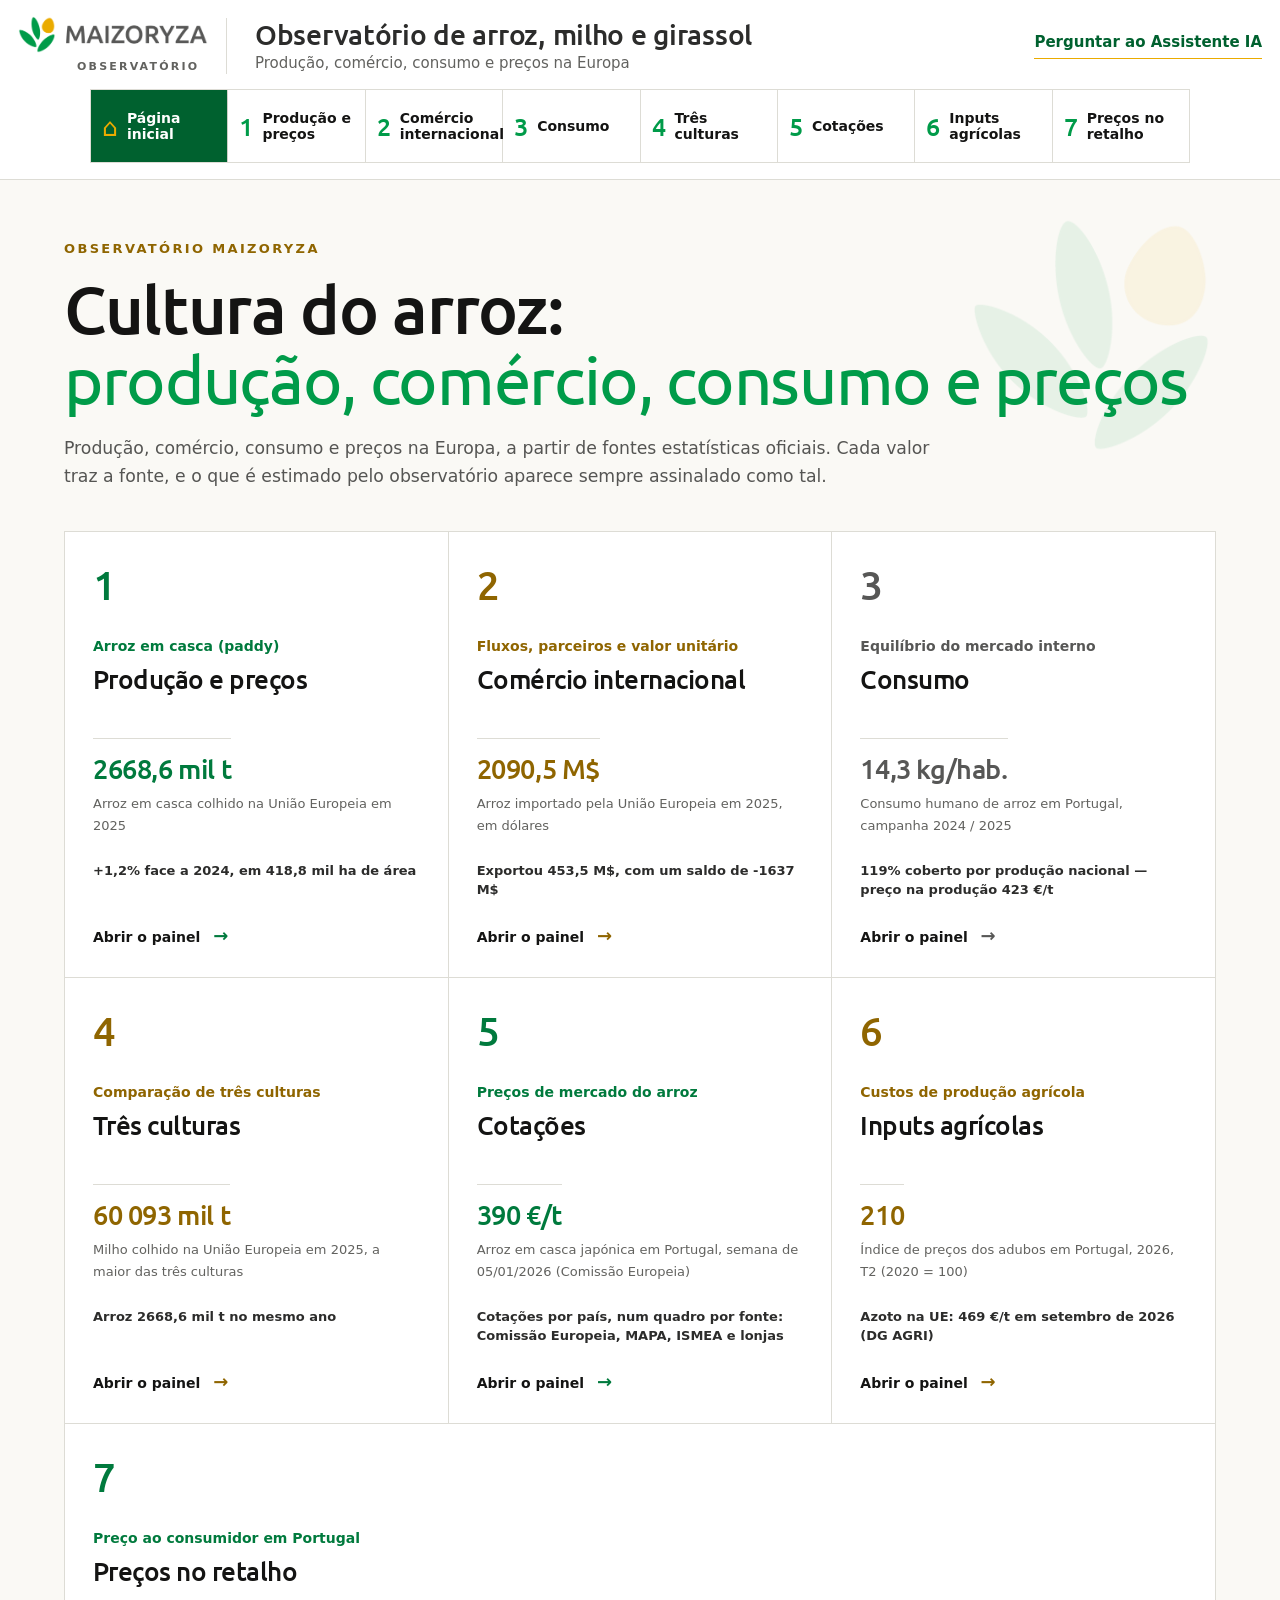
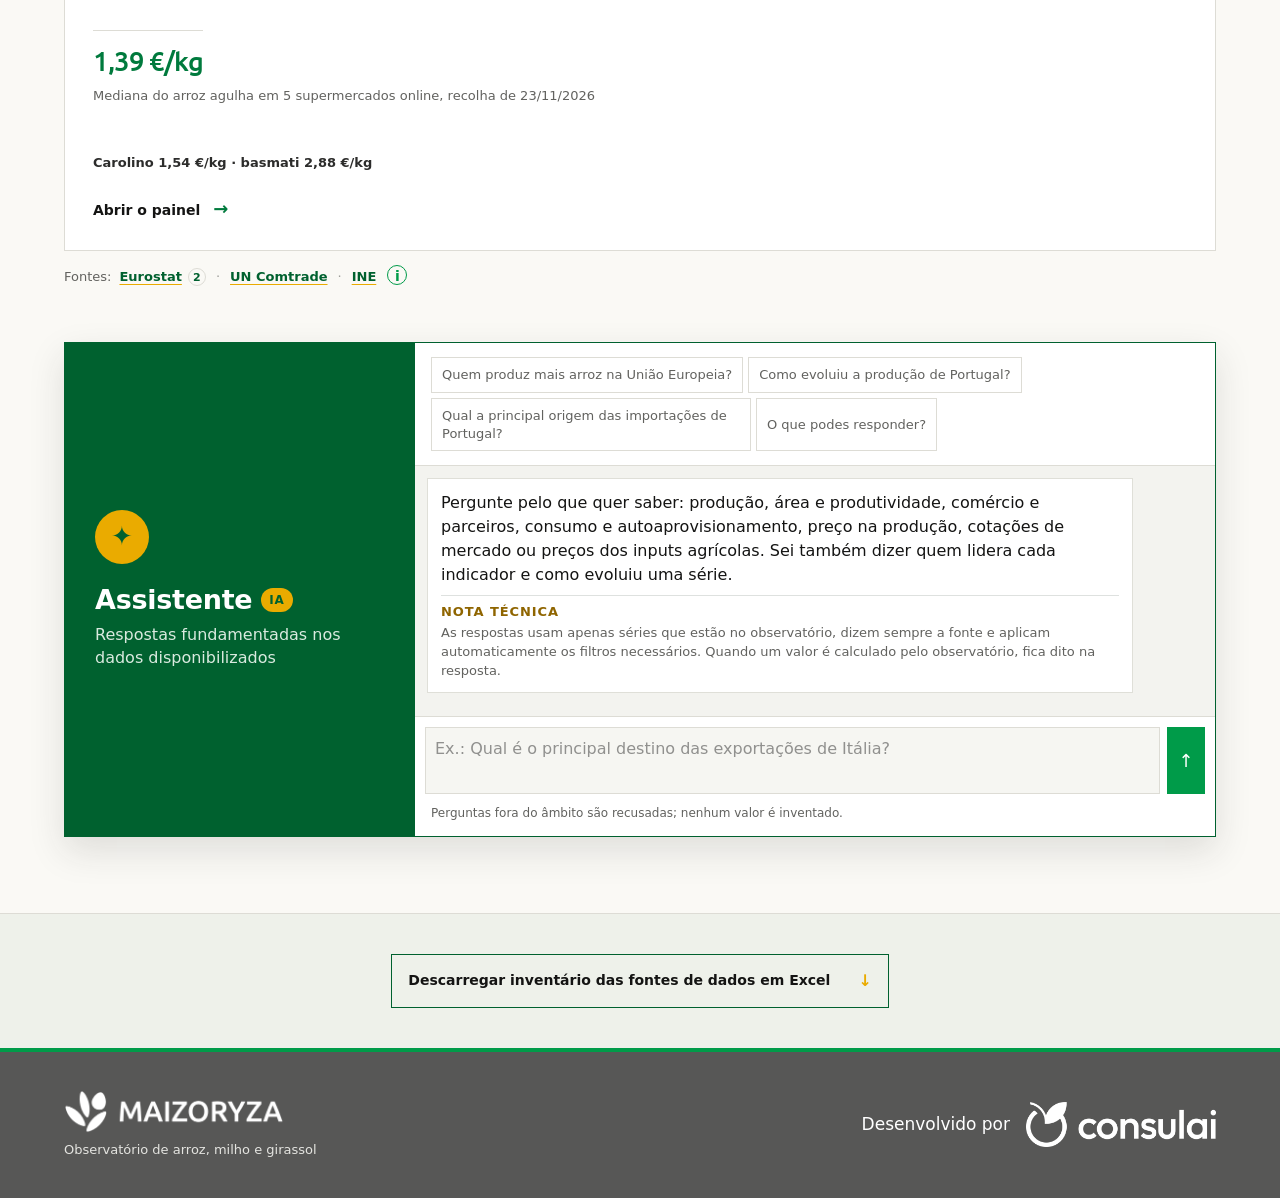
<file: index.html>
<!doctype html>
<html lang="pt">
<head>
<meta charset="utf-8">
<base href="observatorio-maizoryza/">
<meta name="viewport" content="width=device-width,initial-scale=1,viewport-fit=cover">
<title>Observatório Maizoryza</title>
<meta name="description" content="Produção, comércio, consumo e preços de arroz, milho e girassol na Europa, a partir de fontes estatísticas oficiais.">
<link rel="icon" type="image/png" href="./favicon.png">
<link rel="stylesheet" href="./assets/index-mz6c62658e.css">
<style>body{margin:0;background:#faf9f5;color:#141413}</style>
</head>
<body>
<div id="root"></div>
<script type="module" src="./assets/index-mzd6e31609.js"></script>
</body>
</html>
</file>
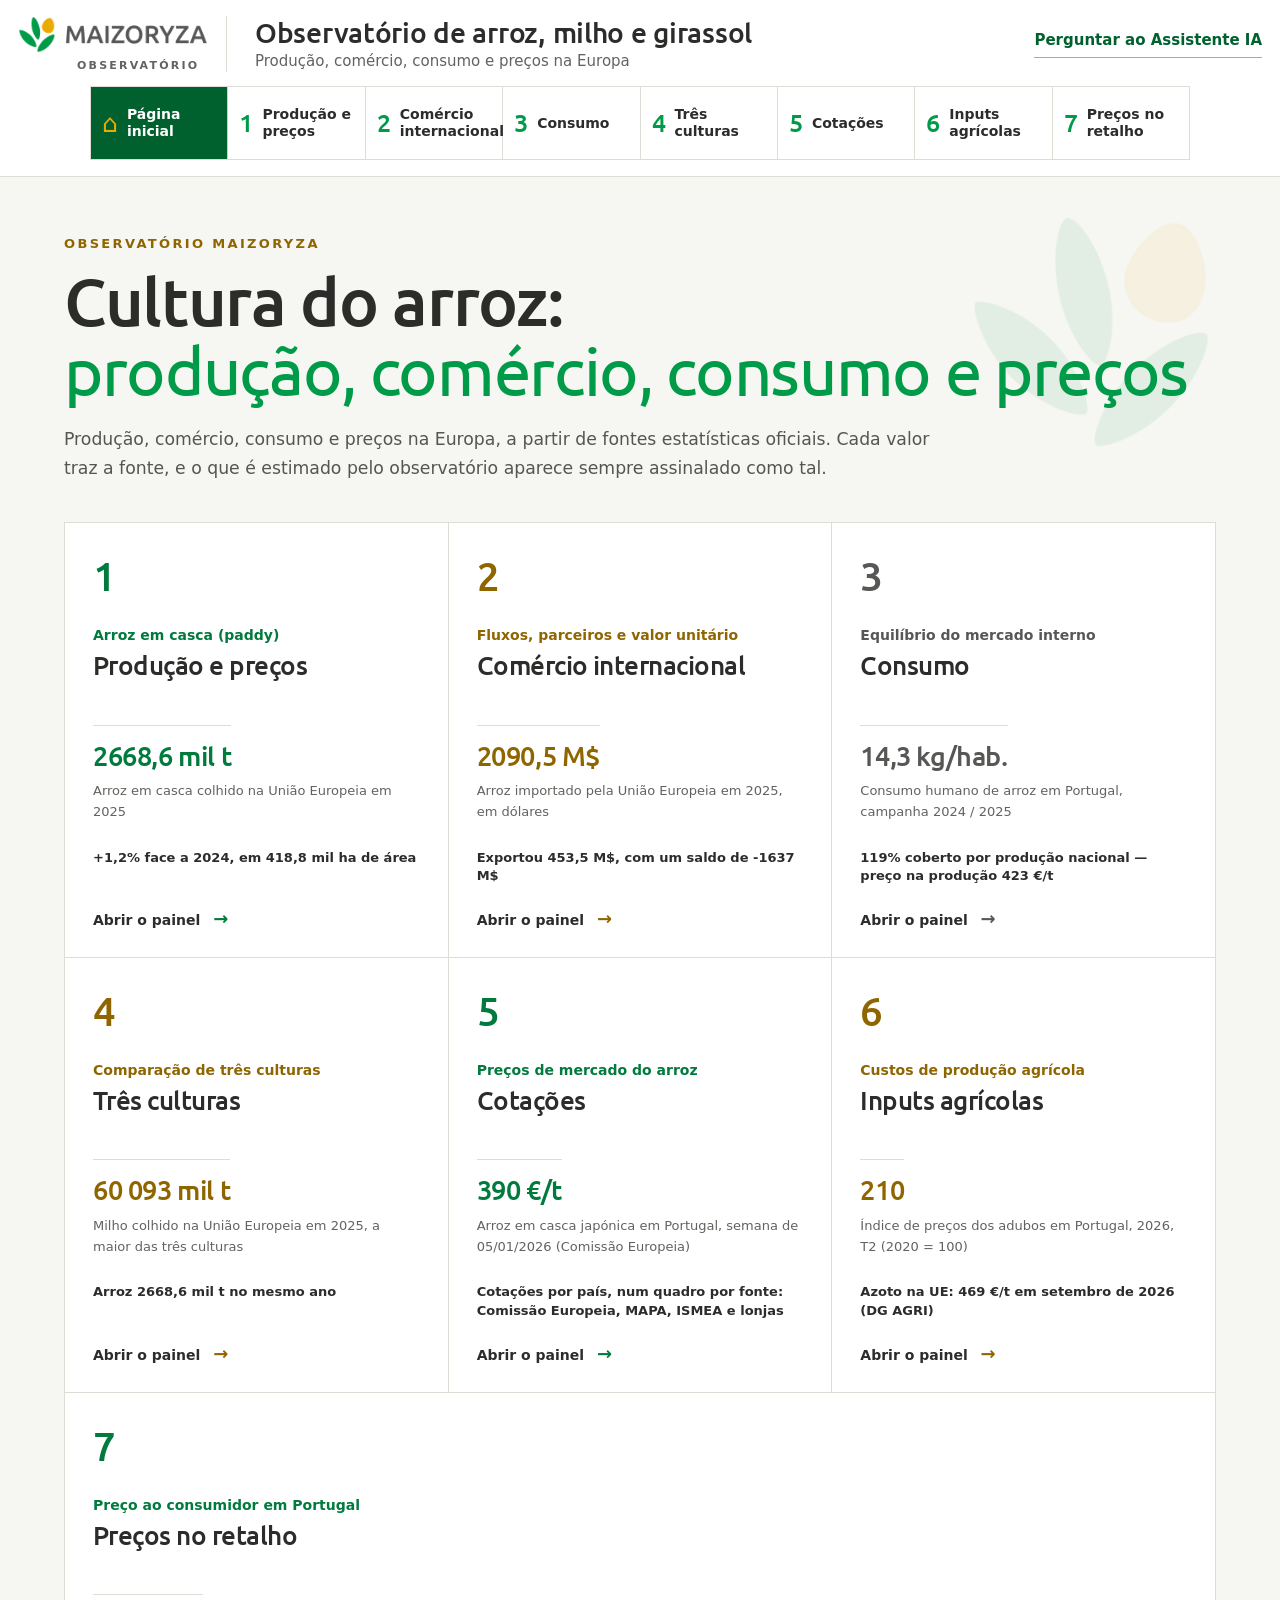
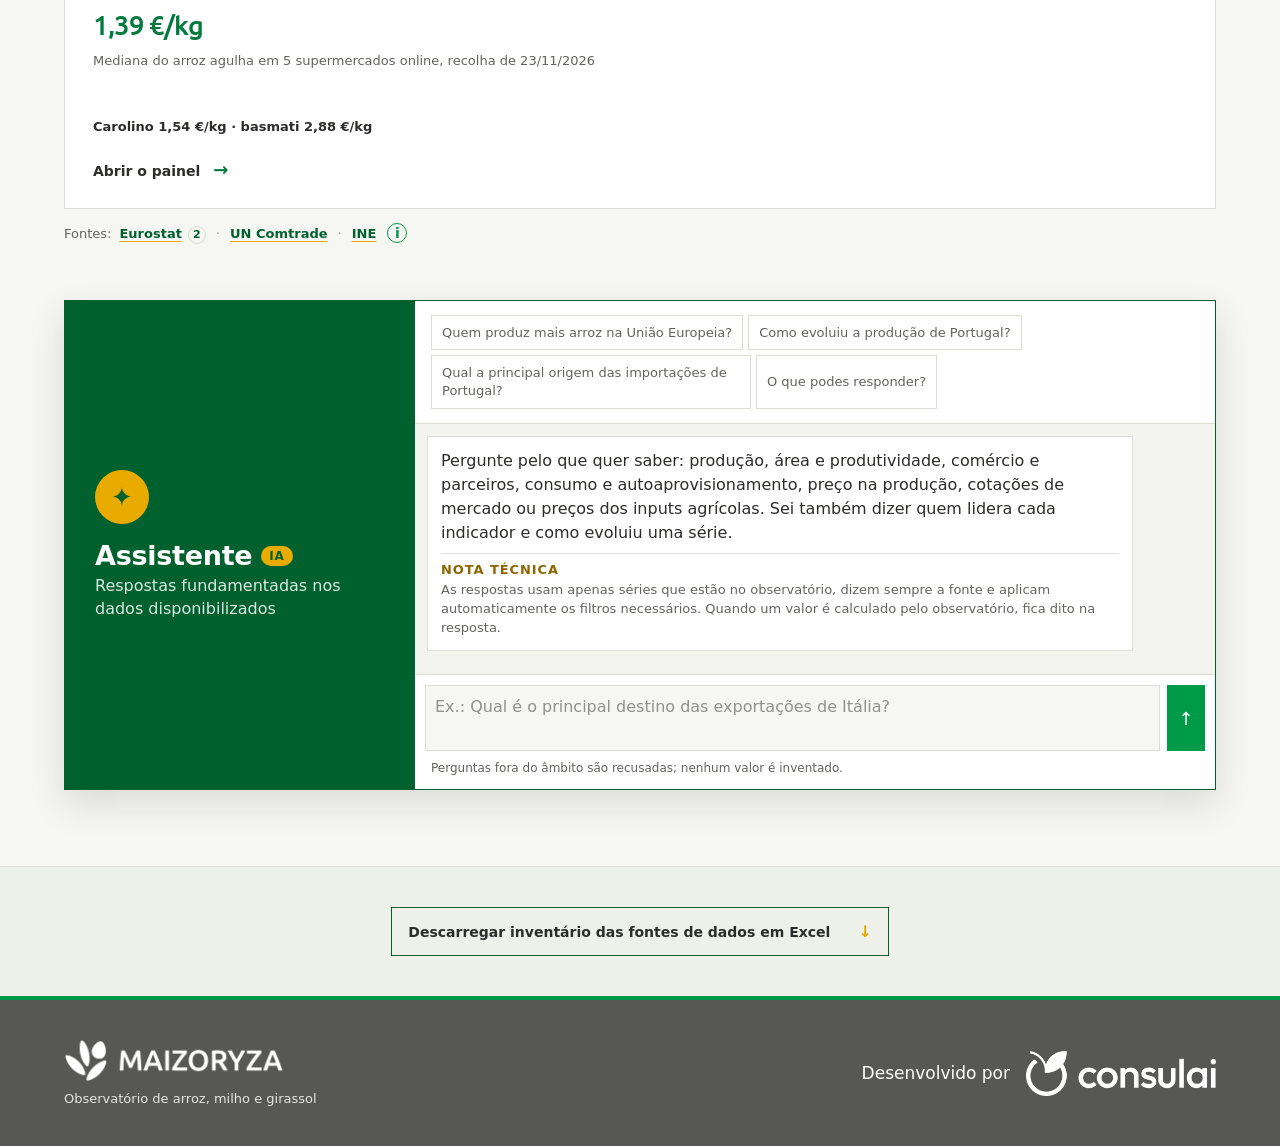
<file: observatorio-maizoryza/index.html>
<!doctype html><html><head><meta charset=utf8><meta name=viewport content="width=device-width,initial-scale=1,viewport-fit=cover"><style>:root{color-scheme:light;box-sizing:border-box;padding-top:env(safe-area-inset-top,0px);padding-bottom:env(safe-area-inset-bottom,0px)}html{scroll-padding-top:env(safe-area-inset-top,0px)}body{margin:0;padding:0;font:14px -apple-system,BlinkMacSystemFont,sans-serif;background:#faf9f5;color:#141413}img{max-width:100%}[hidden]:not([hidden=until-found i]){display:none!important}</style></head><body>
<title>Observatório Maizoryza</title>
<link rel="icon" type="image/png" href="./favicon.png" />
<meta name="description" content="Produção, comércio, consumo e preços de arroz, milho e girassol na Europa, a partir de fontes estatísticas oficiais." />
<link rel="stylesheet" href="./assets/index-mz6c62658e.css" />

<div id="root"></div>
<script type="module" src="./assets/index-mzd6e31609.js"></script>

</body></html>
</file>
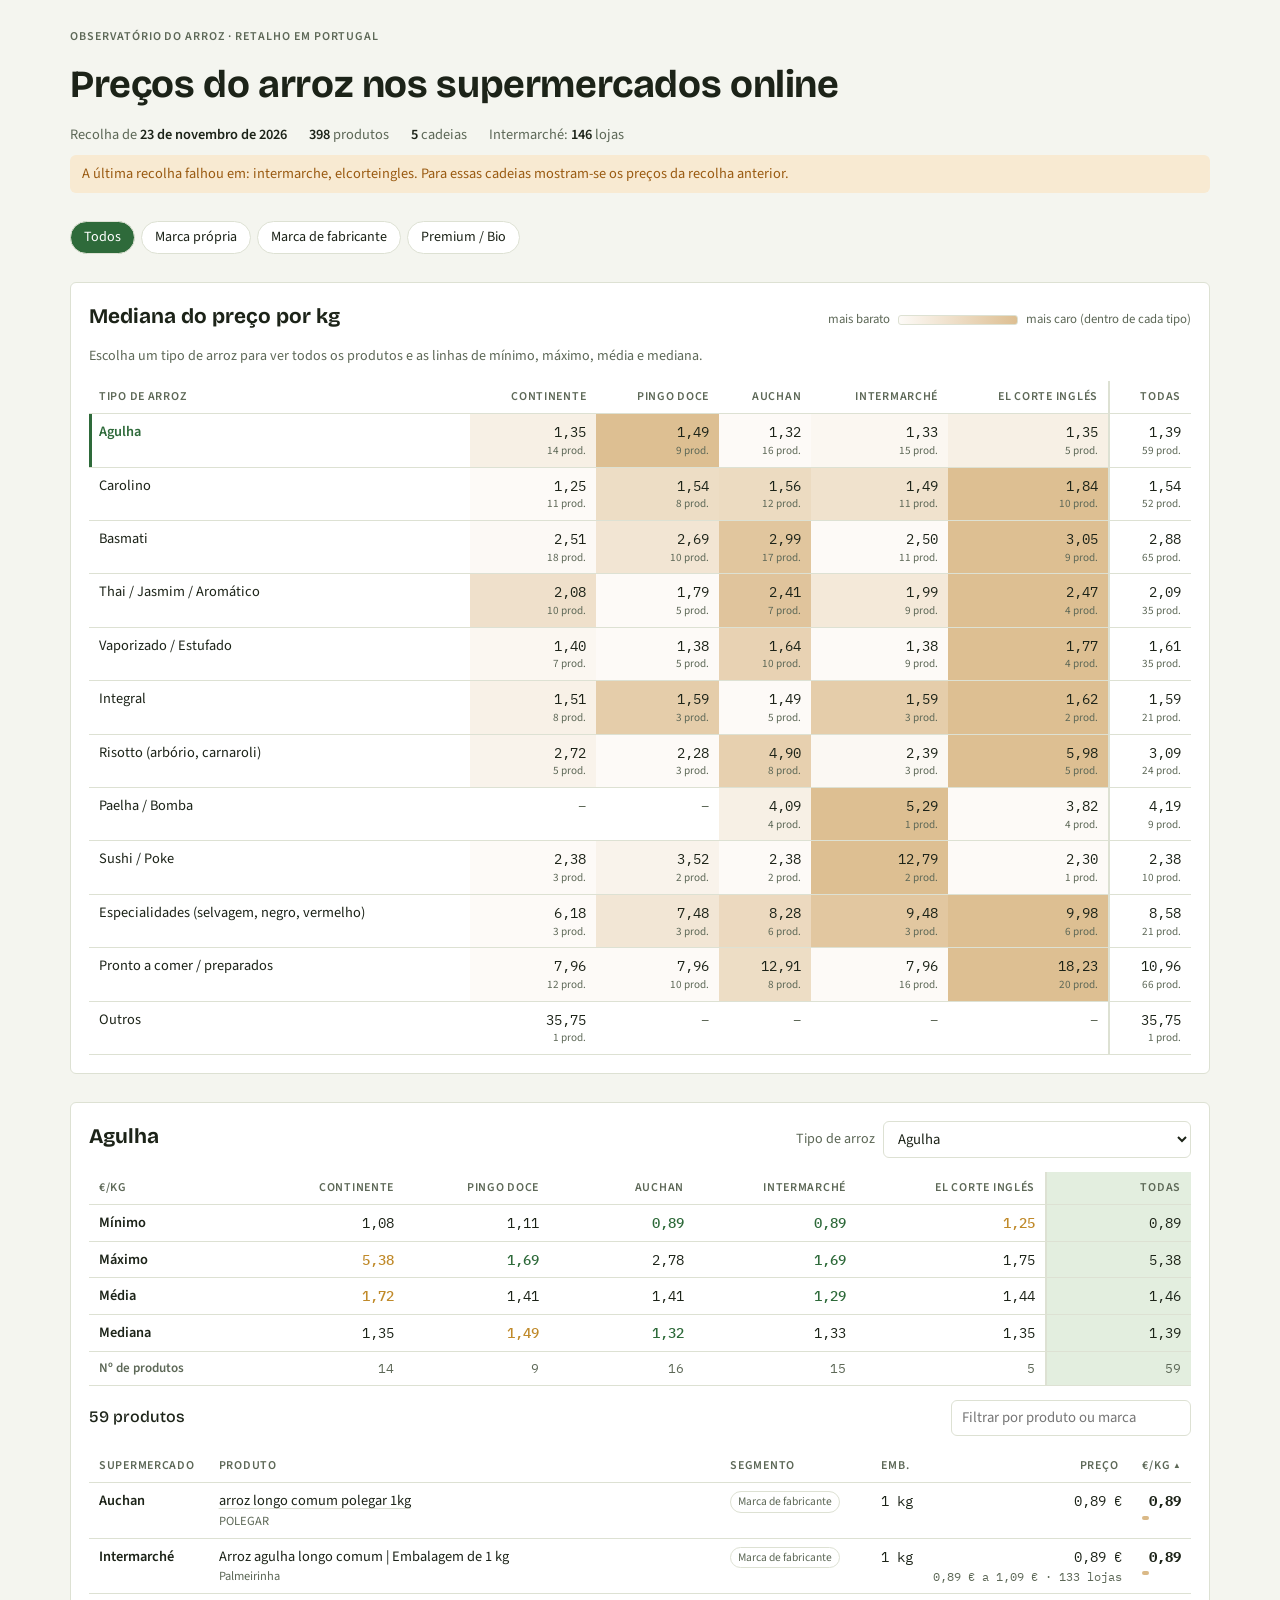
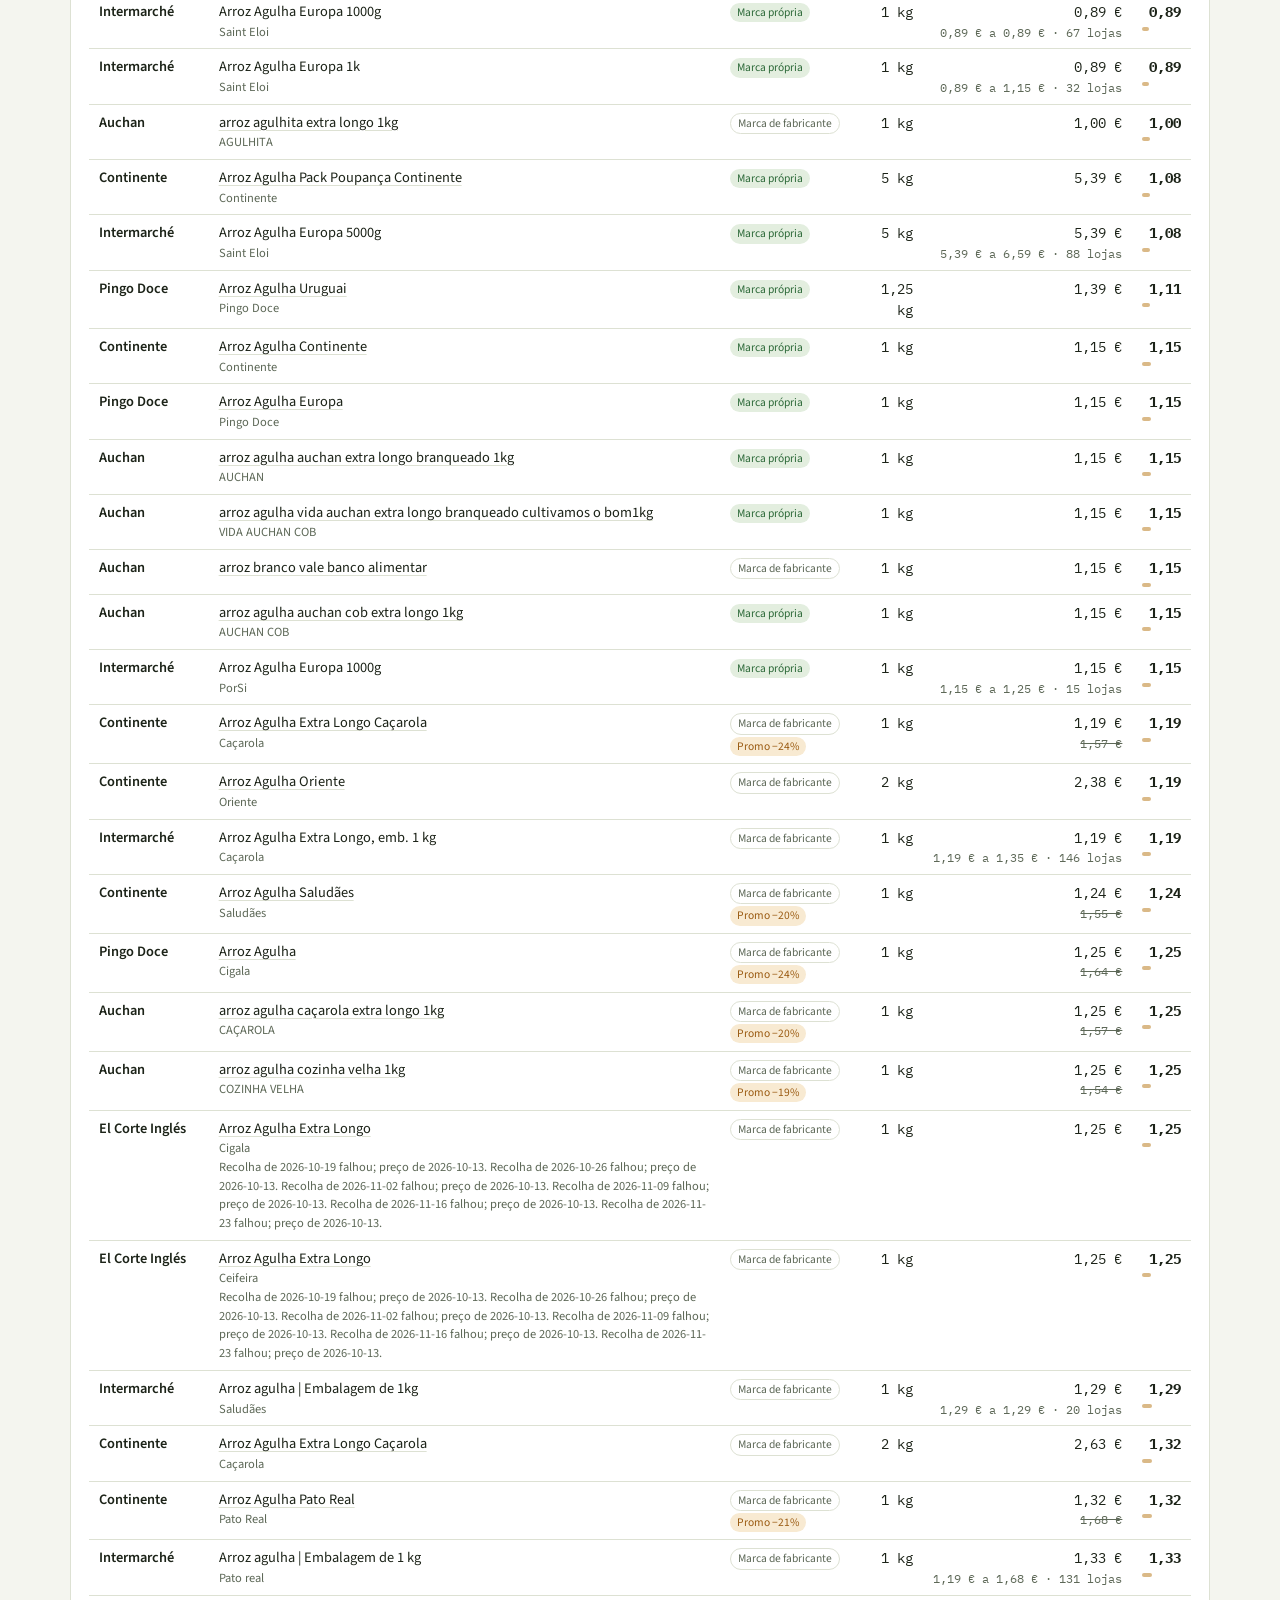
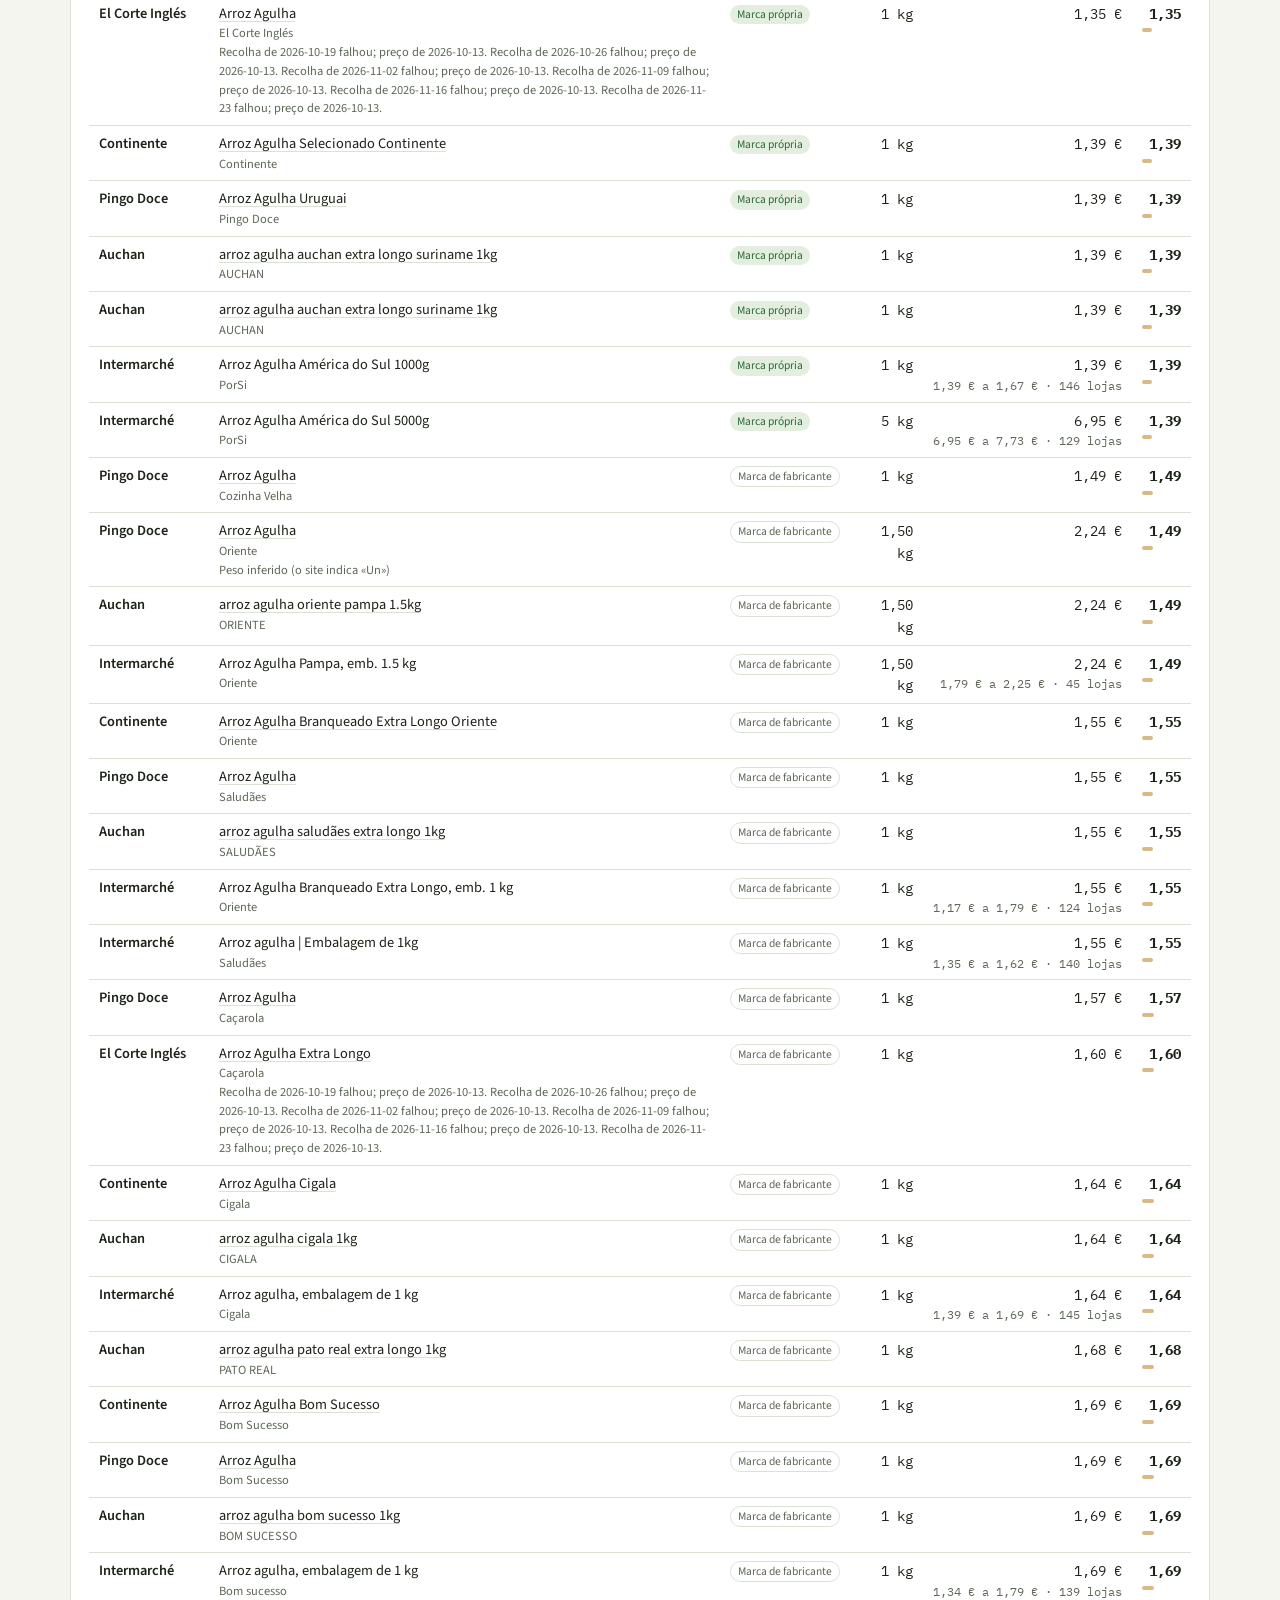
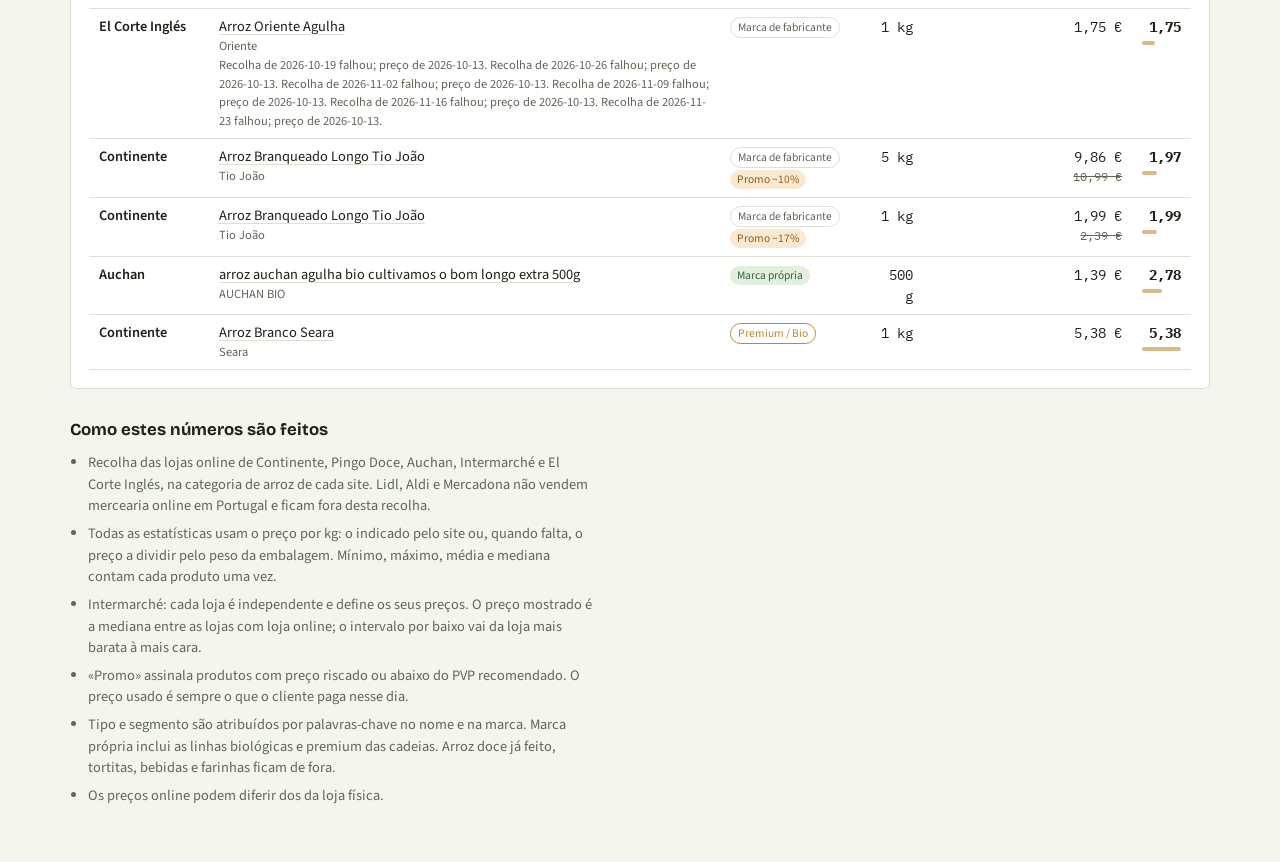
<file: precos-arroz/index.html>
<!doctype html>
<html lang="pt-PT">
<head>
<meta charset="utf-8">
<meta name="viewport" content="width=device-width, initial-scale=1, viewport-fit=cover">
<style>[hidden]{display:none!important}body{margin:0}img{max-width:100%}</style>
</head>
<body>
<title>Preços do Arroz no Retalho</title>
<link rel="preconnect" href="https://fonts.googleapis.com">
<link rel="preconnect" href="https://fonts.gstatic.com" crossorigin>
<link rel="stylesheet" href="https://fonts.googleapis.com/css2?family=Bricolage+Grotesque:opsz,wght@12..96,500;12..96,700&family=Source+Sans+3:wght@400;600&family=IBM+Plex+Mono:wght@400;500&display=swap">
<style>
/* Layout: cabeçalho com a data da recolha → matriz-resumo (mediana €/kg por tipo × cadeia, clicável)
   → detalhe do tipo escolhido (linhas Mín/Máx/Média/Mediana por cadeia + lista de produtos) → notas de método. */
:root {
  --bg: #f4f5ef;          /* casca de arroz: neutro com viés verde */
  --surface: #ffffff;
  --fg: #1c2318;
  --muted: #5d6857;
  --line: #dde1d3;
  --accent: #2e6a3a;      /* verde de canteiro */
  --accent-soft: #e3eedf;
  --heat: #c08a2a;        /* ocre: mais caro */
  --cheap: #2e6a3a;
  --promo: #9a5b12;
  --promo-bg: #f8ead2;
  --font-display: "Bricolage Grotesque", "Segoe UI", system-ui, sans-serif;
  --font-body: "Source Sans 3", "Segoe UI", system-ui, sans-serif;
  --font-data: "IBM Plex Mono", ui-monospace, "SFMono-Regular", Menlo, monospace;
  --radius: 6px;
}
@media (prefers-color-scheme: dark) {
  :root:not([data-theme="light"]) {
    --bg: #121510; --surface: #1a1e17; --fg: #e5e9dd; --muted: #9da795; --line: #2d3429;
    --accent: #86c28d; --accent-soft: #223024; --heat: #d8a446; --cheap: #86c28d;
    --promo: #e6b56a; --promo-bg: #352a17; color-scheme: dark;
  }
}
:root[data-theme="dark"] {
  --bg: #121510; --surface: #1a1e17; --fg: #e5e9dd; --muted: #9da795; --line: #2d3429;
  --accent: #86c28d; --accent-soft: #223024; --heat: #d8a446; --cheap: #86c28d;
  --promo: #e6b56a; --promo-bg: #352a17; color-scheme: dark;
}
* { box-sizing: border-box; }
body { background: var(--bg); color: var(--fg); font-family: var(--font-body); font-size: 15px; line-height: 1.5; }
.wrap { max-width: 1180px; margin: 0 auto; padding-inline: 20px; padding-block: 28px 56px; display: grid; gap: 28px; }
h1, h2, h3 { font-family: var(--font-display); text-wrap: balance; margin: 0; }
h1 { font-size: clamp(1.7rem, 3.4vw, 2.4rem); font-weight: 700; letter-spacing: -0.01em; }
h2 { font-size: 1.3rem; font-weight: 700; }
h3 { font-size: 1rem; font-weight: 500; }
p { margin: 0; }
.eyebrow { font-size: 0.75rem; text-transform: uppercase; letter-spacing: 0.08em; color: var(--muted); font-weight: 600; }
.muted { color: var(--muted); }
.num { font-family: var(--font-data); font-variant-numeric: tabular-nums; }

header { display: grid; gap: 10px; }
.meta { display: flex; flex-wrap: wrap; gap: 8px 22px; color: var(--muted); font-size: 0.9rem; }
.meta b { color: var(--fg); font-weight: 600; }
.warn { background: var(--promo-bg); color: var(--promo); padding: 8px 12px; border-radius: var(--radius); font-size: 0.9rem; }

.controls { display: flex; flex-wrap: wrap; gap: 10px 18px; align-items: center; }
.seg { display: flex; flex-wrap: wrap; gap: 6px; }
.seg button { font: inherit; font-size: 0.88rem; border: 1px solid var(--line); border-radius: 999px; background: var(--surface); color: var(--fg); padding: 5px 13px; cursor: pointer; }
.seg button[aria-pressed="true"] { background: var(--accent); color: var(--surface); }
button:focus-visible, select:focus-visible, input:focus-visible, th[tabindex]:focus-visible, tr[tabindex]:focus-visible { outline: 2px solid var(--accent); outline-offset: 2px; }
label.ctl { display: inline-flex; gap: 8px; align-items: center; font-size: 0.88rem; color: var(--muted); }
select, input[type="search"] { font: inherit; font-size: 0.92rem; color: var(--fg); background: var(--surface); border: 1px solid var(--line); border-radius: var(--radius); padding: 6px 10px; }
input[type="search"] { width: min(240px, 100%); }

.panel { background: var(--surface); border: 1px solid var(--line); border-radius: var(--radius); padding: 18px; display: grid; gap: 14px; min-width: 0; }
.panel-head { display: flex; flex-wrap: wrap; justify-content: space-between; gap: 6px 16px; align-items: baseline; }
.scroll { overflow-x: auto; min-width: 0; }
table { border-collapse: collapse; width: 100%; font-size: 0.9rem; }
th, td { padding: 7px 10px; text-align: left; border-bottom: 1px solid var(--line); vertical-align: top; }
th { font-size: 0.75rem; text-transform: uppercase; letter-spacing: 0.06em; color: var(--muted); font-weight: 600; white-space: nowrap; }
td.r, th.r { text-align: right; }

/* Matriz-resumo */
#matriz td.cell { text-align: right; font-family: var(--font-data); font-variant-numeric: tabular-nums; white-space: nowrap; }
#matriz td.cell small { display: block; font-size: 0.7rem; color: var(--muted); font-family: var(--font-body); }
#matriz tbody tr { cursor: pointer; }
#matriz tbody tr:hover td:first-child, #matriz tbody tr[aria-selected="true"] td:first-child { color: var(--accent); }
#matriz tbody tr[aria-selected="true"] td:first-child { font-weight: 600; box-shadow: inset 3px 0 0 var(--accent); }
#matriz td.tipo { min-width: 190px; }
#matriz td.todas, #matriz th.todas { border-left: 2px solid var(--line); }
.legend { display: flex; gap: 8px; align-items: center; font-size: 0.8rem; color: var(--muted); flex-wrap: wrap; }
.ramp { width: 120px; height: 10px; border-radius: 3px; background: linear-gradient(90deg, color-mix(in oklab, var(--heat) 4%, var(--surface)), color-mix(in oklab, var(--heat) 55%, var(--surface))); border: 1px solid var(--line); }

/* Estatísticas do tipo */
#stats th.r, #stats td.r { min-width: 92px; }
#stats tbody th { text-transform: none; letter-spacing: 0; font-size: 0.9rem; color: var(--fg); }
#stats td.lo { color: var(--cheap); font-weight: 500; }
#stats td.hi { color: var(--heat); font-weight: 500; }
#stats tr.count td, #stats tr.count th { color: var(--muted); font-size: 0.82rem; }
#stats td.todas, #stats th.todas { border-left: 2px solid var(--line); background: var(--accent-soft); }

/* Produtos */
#produtos th[data-k] { cursor: pointer; user-select: none; }
#produtos th[data-k]::after { content: ""; margin-left: 4px; }
#produtos th[aria-sort="ascending"]::after { content: "▲"; font-size: 0.6rem; }
#produtos th[aria-sort="descending"]::after { content: "▼"; font-size: 0.6rem; }
#produtos td.prod { min-width: 220px; }
#produtos td.cad { white-space: nowrap; font-weight: 600; }
.pill { display: inline-block; font-size: 0.72rem; padding: 1px 7px; border-radius: 999px; white-space: nowrap; }
.pill.promo { background: var(--promo-bg); color: var(--promo); }
.pill.seg-p { background: var(--accent-soft); color: var(--accent); }
.pill.seg-f { border: 1px solid var(--line); color: var(--muted); }
.pill.seg-b { border: 1px solid var(--heat); color: var(--heat); }
.sub { display: block; font-size: 0.78rem; color: var(--muted); }
td.num .sub { white-space: nowrap; }
td.prod a { color: var(--fg); text-decoration: underline; text-decoration-color: var(--line); text-underline-offset: 3px; }
td.prod a:hover { text-decoration-color: var(--accent); }
.bar { display: block; height: 4px; border-radius: 2px; background: color-mix(in oklab, var(--heat) 60%, var(--surface)); margin-top: 4px; }

.notes { display: grid; gap: 10px; font-size: 0.9rem; color: var(--muted); max-width: 75ch; }
.notes h2 { color: var(--fg); font-size: 1.05rem; }
.notes ul { margin: 0; padding-left: 18px; display: grid; gap: 6px; }
.empty { color: var(--muted); padding: 12px 0; }
@media (max-width: 640px) { .wrap { padding-inline: 16px; } .panel { padding: 14px; } }
@media (prefers-reduced-motion: no-preference) { html { scroll-behavior: smooth; } }
</style>

<div class="wrap">
  <header>
    <span class="eyebrow">Observatório do Arroz · Retalho em Portugal</span>
    <h1>Preços do arroz nos supermercados online</h1>
    <div class="meta" id="meta"></div>
    <div class="warn" id="erros" hidden></div>
  </header>

  <div class="controls">
    <div class="seg" role="group" aria-label="Segmento de marca" id="segmentos"></div>
  </div>

  <section class="panel" aria-labelledby="t-matriz">
    <div class="panel-head">
      <h2 id="t-matriz">Mediana do preço por kg</h2>
      <div class="legend"><span>mais barato</span><span class="ramp" aria-hidden="true"></span><span>mais caro (dentro de cada tipo)</span></div>
    </div>
    <p class="muted" style="font-size:.88rem">Escolha um tipo de arroz para ver todos os produtos e as linhas de mínimo, máximo, média e mediana.</p>
    <div class="scroll"><table id="matriz"></table></div>
  </section>

  <section class="panel" id="detalhe" aria-labelledby="t-tipo">
    <div class="panel-head">
      <h2 id="t-tipo"></h2>
      <label class="ctl" for="tipo">Tipo de arroz <select id="tipo"></select></label>
    </div>
    <div class="scroll"><table id="stats"></table></div>
    <div class="panel-head">
      <h3 id="t-prod"></h3>
      <input type="search" id="pesquisa" placeholder="Filtrar por produto ou marca" aria-label="Filtrar produtos">
    </div>
    <div class="scroll"><table id="produtos"></table></div>
  </section>

  <section class="notes" aria-labelledby="t-notas">
    <h2 id="t-notas">Como estes números são feitos</h2>
    <ul>
      <li>Recolha das lojas online de Continente, Pingo Doce, Auchan, Intermarché e El Corte Inglés, na categoria de arroz de cada site. Lidl, Aldi e Mercadona não vendem mercearia online em Portugal e ficam fora desta recolha.</li>
      <li>Todas as estatísticas usam o preço por kg: o indicado pelo site ou, quando falta, o preço a dividir pelo peso da embalagem. Mínimo, máximo, média e mediana contam cada produto uma vez.</li>
      <li>Intermarché: cada loja é independente e define os seus preços. O preço mostrado é a mediana entre as lojas com loja online; o intervalo por baixo vai da loja mais barata à mais cara.</li>
      <li>«Promo» assinala produtos com preço riscado ou abaixo do PVP recomendado. O preço usado é sempre o que o cliente paga nesse dia.</li>
      <li>Tipo e segmento são atribuídos por palavras-chave no nome e na marca. Marca própria inclui as linhas biológicas e premium das cadeias. Arroz doce já feito, tortitas, bebidas e farinhas ficam de fora.</li>
      <li>Os preços online podem diferir dos da loja física.</li>
    </ul>
  </section>
</div>

<script>
const DADOS = {"data":"2026-11-23","cadeias":["Auchan","Continente","El Corte Inglés","Intermarché","Pingo Doce"],"erros":{"intermarche":"HTTPError: 403 Client Error: Forbidden for url: https://www.intermarche.pt/api/service/pdvs/v4/pdvs/zone?r=400000&lat=39.6&lon=-8.0&min=400","elcorteingles":"HTTPError: 403 Client Error: Forbidden for url: https://www.elcorteingles.pt/supermercado/mercearia/massas-arroz-farinhas-e-legumes-secos/arroz/1/"},"produtos":[{"data":"2026-11-23","cadeia":"Continente","id":"8385342","nome":"Arroz Carolino Caravela Continente","marca":"Continente","preco":1.15,"peso_g":1000.0,"eur_kg":1.15,"preco_ref":null,"promo":false,"ean":"","url":"https://www.continente.pt/produto/arroz-carolino-caravela-continente-8385342.html","n_lojas":null,"preco_min_lojas":null,"preco_max_lojas":null,"tipo":"Carolino","segmento":"Marca própria","nota":""},{"data":"2026-11-23","cadeia":"Continente","id":"4949515","nome":"Arroz Basmati Continente","marca":"Continente","preco":1.89,"peso_g":1000.0,"eur_kg":1.89,"preco_ref":null,"promo":false,"ean":"","url":"https://www.continente.pt/produto/arroz-basmati-continente-4949515.html","n_lojas":null,"preco_min_lojas":null,"preco_max_lojas":null,"tipo":"Basmati","segmento":"Marca própria","nota":""},{"data":"2026-11-23","cadeia":"Continente","id":"2305902","nome":"Arroz Agulha Cigala","marca":"Cigala","preco":1.64,"peso_g":1000.0,"eur_kg":1.64,"preco_ref":null,"promo":false,"ean":"","url":"https://www.continente.pt/produto/arroz-agulha-cigala-2305902.html","n_lojas":null,"preco_min_lojas":null,"preco_max_lojas":null,"tipo":"Agulha","segmento":"Marca de fabricante","nota":""},{"data":"2026-11-23","cadeia":"Continente","id":"6927230","nome":"Arroz Agulha Continente","marca":"Continente","preco":1.15,"peso_g":1000.0,"eur_kg":1.15,"preco_ref":null,"promo":false,"ean":"","url":"https://www.continente.pt/produto/arroz-agulha-continente-6927230.html","n_lojas":null,"preco_min_lojas":null,"preco_max_lojas":null,"tipo":"Agulha","segmento":"Marca própria","nota":""},{"data":"2026-11-23","cadeia":"Continente","id":"8966552","nome":"Arroz Carolino Continente","marca":"Continente","preco":1.05,"peso_g":1000.0,"eur_kg":1.05,"preco_ref":null,"promo":false,"ean":"","url":"https://www.continente.pt/produto/arroz-carolino-continente-8966552.html","n_lojas":null,"preco_min_lojas":null,"preco_max_lojas":null,"tipo":"Carolino","segmento":"Marca própria","nota":""},{"data":"2026-11-23","cadeia":"Continente","id":"2769753","nome":"Arroz Carolino Bom Sucesso","marca":"Bom Sucesso","preco":1.79,"peso_g":1000.0,"eur_kg":1.79,"preco_ref":null,"promo":false,"ean":"","url":"https://www.continente.pt/produto/arroz-carolino-bom-sucesso-2769753.html","n_lojas":null,"preco_min_lojas":null,"preco_max_lojas":null,"tipo":"Carolino","segmento":"Marca de fabricante","nota":""},{"data":"2026-11-23","cadeia":"Continente","id":"4954132","nome":"Arroz Agulha Selecionado Continente","marca":"Continente","preco":1.39,"peso_g":1000.0,"eur_kg":1.39,"preco_ref":null,"promo":false,"ean":"","url":"https://www.continente.pt/produto/arroz-agulha-selecionado-continente-4954132.html","n_lojas":null,"preco_min_lojas":null,"preco_max_lojas":null,"tipo":"Agulha","segmento":"Marca própria","nota":""},{"data":"2026-11-23","cadeia":"Continente","id":"4837862","nome":"Arroz Carolino Extra Longo Saludães","marca":"Saludães","preco":1.15,"peso_g":1000.0,"eur_kg":1.15,"preco_ref":1.54,"promo":true,"ean":"","url":"https://www.continente.pt/produto/arroz-carolino-extra-longo-saludaes-4837862.html","n_lojas":null,"preco_min_lojas":null,"preco_max_lojas":null,"tipo":"Carolino","segmento":"Marca de fabricante","nota":""},{"data":"2026-11-23","cadeia":"Continente","id":"4837858","nome":"Arroz Agulha Saludães","marca":"Saludães","preco":1.24,"peso_g":1000.0,"eur_kg":1.24,"preco_ref":1.55,"promo":true,"ean":"","url":"https://www.continente.pt/produto/arroz-agulha-saludaes-4837858.html","n_lojas":null,"preco_min_lojas":null,"preco_max_lojas":null,"tipo":"Agulha","segmento":"Marca de fabricante","nota":""},{"data":"2026-11-23","cadeia":"Continente","id":"8773537","nome":"Arroz Vaporizado Continente","marca":"Continente","preco":1.09,"peso_g":1000.0,"eur_kg":1.09,"preco_ref":null,"promo":false,"ean":"","url":"https://www.continente.pt/produto/arroz-vaporizado-continente-8773537.html","n_lojas":null,"preco_min_lojas":null,"preco_max_lojas":null,"tipo":"Vaporizado / Estufado","segmento":"Marca própria","nota":""},{"data":"2026-11-23","cadeia":"Continente","id":"2232813","nome":"Arroz Basmati Extra Longo Caçarola","marca":"Caçarola","preco":2.39,"peso_g":1000.0,"eur_kg":2.39,"preco_ref":2.99,"promo":true,"ean":"","url":"https://www.continente.pt/produto/arroz-basmati-extra-longo-cacarola-2232813.html","n_lojas":null,"preco_min_lojas":null,"preco_max_lojas":null,"tipo":"Basmati","segmento":"Marca de fabricante","nota":""},{"data":"2026-11-23","cadeia":"Continente","id":"3040677","nome":"Arroz Basmati Caçarola","marca":"Caçarola","preco":5.91,"peso_g":2500.0,"eur_kg":2.36,"preco_ref":7.5,"promo":true,"ean":"","url":"https://www.continente.pt/produto/arroz-basmati-cacarola-3040677.html","n_lojas":null,"preco_min_lojas":null,"preco_max_lojas":null,"tipo":"Basmati","segmento":"Marca de fabricante","nota":""},{"data":"2026-11-23","cadeia":"Continente","id":"8488866","nome":"Arroz Basmati Pack Poupança Continente","marca":"Continente","preco":8.69,"peso_g":5000.0,"eur_kg":1.74,"preco_ref":null,"promo":false,"ean":"","url":"https://www.continente.pt/produto/arroz-basmati-pack-poupanca-continente-8488866.html","n_lojas":null,"preco_min_lojas":null,"preco_max_lojas":null,"tipo":"Basmati","segmento":"Marca própria","nota":""},{"data":"2026-11-23","cadeia":"Continente","id":"2699873","nome":"Arroz Basmati Brajma Cigala","marca":"Cigala","preco":2.53,"peso_g":1000.0,"eur_kg":2.53,"preco_ref":2.98,"promo":true,"ean":"","url":"https://www.continente.pt/produto/arroz-basmati-brajma-cigala-2699873.html","n_lojas":null,"preco_min_lojas":null,"preco_max_lojas":null,"tipo":"Basmati","segmento":"Marca de fabricante","nota":""},{"data":"2026-11-23","cadeia":"Continente","id":"2203031","nome":"Arroz Carolino Caçarola","marca":"Caçarola","preco":1.19,"peso_g":1000.0,"eur_kg":1.19,"preco_ref":1.49,"promo":true,"ean":"","url":"https://www.continente.pt/produto/arroz-carolino-cacarola-2203031.html","n_lojas":null,"preco_min_lojas":null,"preco_max_lojas":null,"tipo":"Carolino","segmento":"Marca de fabricante","nota":""},{"data":"2026-11-23","cadeia":"Continente","id":"4905373","nome":"Arroz Basmati Saludães","marca":"Saludães","preco":2.49,"peso_g":1000.0,"eur_kg":2.49,"preco_ref":2.89,"promo":true,"ean":"","url":"https://www.continente.pt/produto/arroz-basmati-saludaes-4905373.html","n_lojas":null,"preco_min_lojas":null,"preco_max_lojas":null,"tipo":"Basmati","segmento":"Marca de fabricante","nota":""},{"data":"2026-11-23","cadeia":"Continente","id":"2700058","nome":"Arroz Basmati Brajma Pronto a Comer sem Glúten Cigala","marca":"Cigala","preco":1.55,"peso_g":250.0,"eur_kg":6.2,"preco_ref":null,"promo":false,"ean":"","url":"https://www.continente.pt/produto/arroz-basmati-brajma-pronto-a-comer-sem-gluten-cigala-2700058.html","n_lojas":null,"preco_min_lojas":null,"preco_max_lojas":null,"tipo":"Pronto a comer / preparados","segmento":"Marca de fabricante","nota":""},{"data":"2026-11-23","cadeia":"Continente","id":"7907470","nome":"Arroz Vaporizado Oriente","marca":"Oriente","preco":1.68,"peso_g":1000.0,"eur_kg":1.68,"preco_ref":null,"promo":false,"ean":"","url":"https://www.continente.pt/produto/arroz-vaporizado-oriente-7907470.html","n_lojas":null,"preco_min_lojas":null,"preco_max_lojas":null,"tipo":"Vaporizado / Estufado","segmento":"Marca de fabricante","nota":""},{"data":"2026-11-23","cadeia":"Continente","id":"2203036","nome":"Arroz Agulha Extra Longo Caçarola","marca":"Caçarola","preco":1.19,"peso_g":1000.0,"eur_kg":1.19,"preco_ref":1.57,"promo":true,"ean":"","url":"https://www.continente.pt/produto/arroz-agulha-extra-longo-cacarola-2203036.html","n_lojas":null,"preco_min_lojas":null,"preco_max_lojas":null,"tipo":"Agulha","segmento":"Marca de fabricante","nota":""},{"data":"2026-11-23","cadeia":"Continente","id":"4949517","nome":"Arroz Thai Jasmim Continente","marca":"Continente","preco":1.99,"peso_g":1000.0,"eur_kg":1.99,"preco_ref":null,"promo":false,"ean":"","url":"https://www.continente.pt/produto/arroz-thai-jasmim-continente-4949517.html","n_lojas":null,"preco_min_lojas":null,"preco_max_lojas":null,"tipo":"Thai / Jasmim / Aromático","segmento":"Marca própria","nota":""},{"data":"2026-11-23","cadeia":"Continente","id":"8252351","nome":"Arroz Agulha Pack Poupança Continente","marca":"Continente","preco":5.39,"peso_g":5000.0,"eur_kg":1.08,"preco_ref":null,"promo":false,"ean":"","url":"https://www.continente.pt/produto/arroz-agulha-pack-poupanca-continente-8252351.html","n_lojas":null,"preco_min_lojas":null,"preco_max_lojas":null,"tipo":"Agulha","segmento":"Marca própria","nota":""},{"data":"2026-11-23","cadeia":"Continente","id":"2735673","nome":"Arroz Basmati Caçarola","marca":"Caçarola","preco":1.25,"peso_g":500.0,"eur_kg":2.5,"preco_ref":1.56,"promo":true,"ean":"","url":"https://www.continente.pt/produto/arroz-basmati-cacarola-2735673.html","n_lojas":null,"preco_min_lojas":null,"preco_max_lojas":null,"tipo":"Basmati","segmento":"Marca de fabricante","nota":""},{"data":"2026-11-23","cadeia":"Continente","id":"2005617","nome":"Arroz Vaporizado Cigala","marca":"Cigala","preco":1.63,"peso_g":1000.0,"eur_kg":1.63,"preco_ref":null,"promo":false,"ean":"","url":"https://www.continente.pt/produto/arroz-vaporizado-cigala-2005617.html","n_lojas":null,"preco_min_lojas":null,"preco_max_lojas":null,"tipo":"Vaporizado / Estufado","segmento":"Marca de fabricante","nota":""},{"data":"2026-11-23","cadeia":"Continente","id":"2003662","nome":"Arroz Carolino Malandrinho Pato Real","marca":"Pato Real","preco":1.89,"peso_g":1000.0,"eur_kg":1.89,"preco_ref":null,"promo":false,"ean":"","url":"https://www.continente.pt/produto/arroz-carolino-malandrinho-pato-real-2003662.html","n_lojas":null,"preco_min_lojas":null,"preco_max_lojas":null,"tipo":"Carolino","segmento":"Marca de fabricante","nota":""},{"data":"2026-11-23","cadeia":"Continente","id":"2769747","nome":"Arroz Agulha Bom Sucesso","marca":"Bom Sucesso","preco":1.69,"peso_g":1000.0,"eur_kg":1.69,"preco_ref":null,"promo":false,"ean":"","url":"https://www.continente.pt/produto/arroz-agulha-bom-sucesso-2769747.html","n_lojas":null,"preco_min_lojas":null,"preco_max_lojas":null,"tipo":"Agulha","segmento":"Marca de fabricante","nota":""},{"data":"2026-11-23","cadeia":"Continente","id":"2203136","nome":"Arroz Vaporizado Estufado Caçarola","marca":"Caçarola","preco":1.35,"peso_g":1000.0,"eur_kg":1.35,"preco_ref":1.61,"promo":true,"ean":"","url":"https://www.continente.pt/produto/arroz-vaporizado-estufado-cacarola-2203136.html","n_lojas":null,"preco_min_lojas":null,"preco_max_lojas":null,"tipo":"Vaporizado / Estufado","segmento":"Marca de fabricante","nota":""},{"data":"2026-11-23","cadeia":"Continente","id":"7994153","nome":"Arroz Basmati Oriente","marca":"Oriente","preco":3.99,"peso_g":2000.0,"eur_kg":2.0,"preco_ref":null,"promo":false,"ean":"","url":"https://www.continente.pt/produto/arroz-basmati-oriente-7994153.html","n_lojas":null,"preco_min_lojas":null,"preco_max_lojas":null,"tipo":"Basmati","segmento":"Marca de fabricante","nota":""},{"data":"2026-11-23","cadeia":"Continente","id":"8186669","nome":"Arroz Basmati Premium Caçarola","marca":"Caçarola","preco":2.99,"peso_g":1000.0,"eur_kg":2.99,"preco_ref":3.74,"promo":true,"ean":"","url":"https://www.continente.pt/produto/arroz-basmati-premium-cacarola-8186669.html","n_lojas":null,"preco_min_lojas":null,"preco_max_lojas":null,"tipo":"Basmati","segmento":"Marca de fabricante","nota":""},{"data":"2026-11-23","cadeia":"Continente","id":"2414320","nome":"Arroz Carolino Extra Longo Cigala","marca":"Cigala","preco":1.54,"peso_g":1000.0,"eur_kg":1.54,"preco_ref":null,"promo":false,"ean":"","url":"https://www.continente.pt/produto/arroz-carolino-extra-longo-cigala-2414320.html","n_lojas":null,"preco_min_lojas":null,"preco_max_lojas":null,"tipo":"Carolino","segmento":"Marca de fabricante","nota":""},{"data":"2026-11-23","cadeia":"Continente","id":"8966612","nome":"Arroz Carolino Pack Poupança Continente","marca":"Continente","preco":4.95,"peso_g":5000.0,"eur_kg":0.99,"preco_ref":null,"promo":false,"ean":"","url":"https://www.continente.pt/produto/arroz-carolino-pack-poupanca-continente-8966612.html","n_lojas":null,"preco_min_lojas":null,"preco_max_lojas":null,"tipo":"Carolino","segmento":"Marca própria","nota":""},{"data":"2026-11-23","cadeia":"Continente","id":"7994154","nome":"Arroz Thai Jasmim Oriente","marca":"Oriente","preco":3.89,"peso_g":2000.0,"eur_kg":1.95,"preco_ref":null,"promo":false,"ean":"","url":"https://www.continente.pt/produto/arroz-thai-jasmim-oriente-7994154.html","n_lojas":null,"preco_min_lojas":null,"preco_max_lojas":null,"tipo":"Thai / Jasmim / Aromático","segmento":"Marca de fabricante","nota":""},{"data":"2026-11-23","cadeia":"Continente","id":"7830661","nome":"Arroz Agulha Extra Longo Caçarola","marca":"Caçarola","preco":2.63,"peso_g":2000.0,"eur_kg":1.32,"preco_ref":null,"promo":false,"ean":"","url":"https://www.continente.pt/produto/arroz-agulha-extra-longo-cacarola-7830661.html","n_lojas":null,"preco_min_lojas":null,"preco_max_lojas":null,"tipo":"Agulha","segmento":"Marca de fabricante","nota":""},{"data":"2026-11-23","cadeia":"Continente","id":"7406696","nome":"Arroz Thai Jasmim Cigala","marca":"Cigala","preco":2.07,"peso_g":1000.0,"eur_kg":2.07,"preco_ref":2.39,"promo":true,"ean":"","url":"https://www.continente.pt/produto/arroz-thai-jasmim-cigala-7406696.html","n_lojas":null,"preco_min_lojas":null,"preco_max_lojas":null,"tipo":"Thai / Jasmim / Aromático","segmento":"Marca de fabricante","nota":""},{"data":"2026-11-23","cadeia":"Continente","id":"7907491","nome":"Arroz Agulha Oriente","marca":"Oriente","preco":2.38,"peso_g":2000.0,"eur_kg":1.19,"preco_ref":null,"promo":false,"ean":"","url":"https://www.continente.pt/produto/arroz-agulha-oriente-7907491.html","n_lojas":null,"preco_min_lojas":null,"preco_max_lojas":null,"tipo":"Agulha","segmento":"Marca de fabricante","nota":""},{"data":"2026-11-23","cadeia":"Continente","id":"2003658","nome":"Arroz Agulha Pato Real","marca":"Pato Real","preco":1.32,"peso_g":1000.0,"eur_kg":1.32,"preco_ref":1.68,"promo":true,"ean":"","url":"https://www.continente.pt/produto/arroz-agulha-pato-real-2003658.html","n_lojas":null,"preco_min_lojas":null,"preco_max_lojas":null,"tipo":"Agulha","segmento":"Marca de fabricante","nota":""},{"data":"2026-11-23","cadeia":"Continente","id":"7406701","nome":"Arroz Risotto Cigala","marca":"Cigala","preco":1.98,"peso_g":1000.0,"eur_kg":1.98,"preco_ref":2.39,"promo":true,"ean":"","url":"https://www.continente.pt/produto/arroz-risotto-cigala-7406701.html","n_lojas":null,"preco_min_lojas":null,"preco_max_lojas":null,"tipo":"Risotto (arbório, carnaroli)","segmento":"Marca de fabricante","nota":""},{"data":"2026-11-23","cadeia":"Continente","id":"5498832","nome":"Arroz Risotto Arbório Scotti","marca":"Scotti","preco":1.89,"peso_g":500.0,"eur_kg":3.78,"preco_ref":null,"promo":false,"ean":"","url":"https://www.continente.pt/produto/arroz-risotto-arborio-scotti-5498832.html","n_lojas":null,"preco_min_lojas":null,"preco_max_lojas":null,"tipo":"Risotto (arbório, carnaroli)","segmento":"Premium / Bio","nota":""},{"data":"2026-11-23","cadeia":"Continente","id":"2605008","nome":"Arroz Basmati Oriente","marca":"Oriente","preco":2.49,"peso_g":1000.0,"eur_kg":2.49,"preco_ref":null,"promo":false,"ean":"","url":"https://www.continente.pt/produto/arroz-basmati-oriente-2605008.html","n_lojas":null,"preco_min_lojas":null,"preco_max_lojas":null,"tipo":"Basmati","segmento":"Marca de fabricante","nota":""},{"data":"2026-11-23","cadeia":"Continente","id":"8087989","nome":"Arroz Basmati Vaporizado Continente","marca":"Continente","preco":2.29,"peso_g":1000.0,"eur_kg":2.29,"preco_ref":null,"promo":false,"ean":"","url":"https://www.continente.pt/produto/arroz-basmati-vaporizado-continente-8087989.html","n_lojas":null,"preco_min_lojas":null,"preco_max_lojas":null,"tipo":"Vaporizado / Estufado","segmento":"Marca própria","nota":""},{"data":"2026-11-23","cadeia":"Continente","id":"7731772","nome":"Arroz Basmati Himalaias Origens Bio","marca":"Origens Bio","preco":3.27,"peso_g":500.0,"eur_kg":6.54,"preco_ref":null,"promo":false,"ean":"","url":"https://www.continente.pt/produto/arroz-basmati-himalaias-origens-bio-7731772.html","n_lojas":null,"preco_min_lojas":null,"preco_max_lojas":null,"tipo":"Basmati","segmento":"Premium / Bio","nota":""},{"data":"2026-11-23","cadeia":"Continente","id":"6581986","nome":"Arroz Vaporizado Carolino Caçarola","marca":"Caçarola","preco":1.4,"peso_g":1000.0,"eur_kg":1.4,"preco_ref":1.76,"promo":true,"ean":"","url":"https://www.continente.pt/produto/arroz-vaporizado-carolino-cacarola-6581986.html","n_lojas":null,"preco_min_lojas":null,"preco_max_lojas":null,"tipo":"Vaporizado / Estufado","segmento":"Marca de fabricante","nota":""},{"data":"2026-11-23","cadeia":"Continente","id":"3040640","nome":"Arroz Thai Perfumado Caçarola","marca":"Caçarola","preco":5.84,"peso_g":2500.0,"eur_kg":2.34,"preco_ref":7.3,"promo":true,"ean":"","url":"https://www.continente.pt/produto/arroz-thai-perfumado-cacarola-3040640.html","n_lojas":null,"preco_min_lojas":null,"preco_max_lojas":null,"tipo":"Thai / Jasmim / Aromático","segmento":"Marca de fabricante","nota":""},{"data":"2026-11-23","cadeia":"Continente","id":"4837863","nome":"Arroz Integral Extra Longo Saludães","marca":"Saludães","preco":1.25,"peso_g":1000.0,"eur_kg":1.25,"preco_ref":1.49,"promo":true,"ean":"","url":"https://www.continente.pt/produto/arroz-integral-extra-longo-saludaes-4837863.html","n_lojas":null,"preco_min_lojas":null,"preco_max_lojas":null,"tipo":"Integral","segmento":"Marca de fabricante","nota":""},{"data":"2026-11-23","cadeia":"Continente","id":"7994152","nome":"Arroz Vaporizado Oriente","marca":"Oriente","preco":2.69,"peso_g":2000.0,"eur_kg":1.35,"preco_ref":null,"promo":false,"ean":"","url":"https://www.continente.pt/produto/arroz-vaporizado-oriente-7994152.html","n_lojas":null,"preco_min_lojas":null,"preco_max_lojas":null,"tipo":"Vaporizado / Estufado","segmento":"Marca de fabricante","nota":""},{"data":"2026-11-23","cadeia":"Continente","id":"8118613","nome":"Arroz Basmati Premium Caçarola","marca":"Caçarola","preco":12.95,"peso_g":5000.0,"eur_kg":2.59,"preco_ref":16.19,"promo":true,"ean":"","url":"https://www.continente.pt/produto/arroz-basmati-premium-cacarola-8118613.html","n_lojas":null,"preco_min_lojas":null,"preco_max_lojas":null,"tipo":"Basmati","segmento":"Marca de fabricante","nota":""},{"data":"2026-11-23","cadeia":"Continente","id":"3643622","nome":"Arroz Integral Pronto a Comer sem Glúten Cigala","marca":"Cigala","preco":1.45,"peso_g":250.0,"eur_kg":5.8,"preco_ref":null,"promo":false,"ean":"","url":"https://www.continente.pt/produto/arroz-integral-pronto-a-comer-sem-gluten-cigala-3643622.html","n_lojas":null,"preco_min_lojas":null,"preco_max_lojas":null,"tipo":"Pronto a comer / preparados","segmento":"Marca de fabricante","nota":""},{"data":"2026-11-23","cadeia":"Continente","id":"6866580","nome":"Arroz Basmati Longo Continente Bio","marca":"Continente Bio","preco":1.74,"peso_g":500.0,"eur_kg":3.48,"preco_ref":null,"promo":false,"ean":"","url":"https://www.continente.pt/produto/arroz-basmati-longo-continente-bio-6866580.html","n_lojas":null,"preco_min_lojas":null,"preco_max_lojas":null,"tipo":"Basmati","segmento":"Marca própria","nota":""},{"data":"2026-11-23","cadeia":"Continente","id":"4681337","nome":"Arroz Thai Jasmin Oriente","marca":"Oriente","preco":2.48,"peso_g":1000.0,"eur_kg":2.48,"preco_ref":null,"promo":false,"ean":"","url":"https://www.continente.pt/produto/arroz-thai-jasmin-oriente-4681337.html","n_lojas":null,"preco_min_lojas":null,"preco_max_lojas":null,"tipo":"Thai / Jasmim / Aromático","segmento":"Marca de fabricante","nota":""},{"data":"2026-11-23","cadeia":"Continente","id":"8457480","nome":"Arroz Risotto Continente","marca":"Continente","preco":0.99,"peso_g":500.0,"eur_kg":1.98,"preco_ref":null,"promo":false,"ean":"","url":"https://www.continente.pt/produto/arroz-risotto-continente-8457480.html","n_lojas":null,"preco_min_lojas":null,"preco_max_lojas":null,"tipo":"Risotto (arbório, carnaroli)","segmento":"Marca própria","nota":""},{"data":"2026-11-23","cadeia":"Continente","id":"5827626","nome":"Arroz Doce Especial Saludães","marca":"Saludães","preco":0.83,"peso_g":500.0,"eur_kg":1.66,"preco_ref":0.99,"promo":true,"ean":"","url":"https://www.continente.pt/produto/arroz-doce-especial-saludaes-5827626.html","n_lojas":null,"preco_min_lojas":null,"preco_max_lojas":null,"tipo":"Carolino","segmento":"Marca de fabricante","nota":""},{"data":"2026-11-23","cadeia":"Continente","id":"2735678","nome":"Arroz Thai Perfumado Caçarola","marca":"Caçarola","preco":1.21,"peso_g":500.0,"eur_kg":2.42,"preco_ref":1.51,"promo":true,"ean":"","url":"https://www.continente.pt/produto/arroz-thai-perfumado-cacarola-2735678.html","n_lojas":null,"preco_min_lojas":null,"preco_max_lojas":null,"tipo":"Thai / Jasmim / Aromático","segmento":"Marca de fabricante","nota":""},{"data":"2026-11-23","cadeia":"Continente","id":"8769292","nome":"Arroz Basmati Tilda","marca":"Tilda","preco":2.99,"peso_g":1000.0,"eur_kg":2.99,"preco_ref":3.59,"promo":true,"ean":"","url":"https://www.continente.pt/produto/arroz-basmati-tilda-8769292.html","n_lojas":null,"preco_min_lojas":null,"preco_max_lojas":null,"tipo":"Basmati","segmento":"Premium / Bio","nota":""},{"data":"2026-11-23","cadeia":"Continente","id":"8211792","nome":"Arroz Thai Jasmim Dragon Fortune","marca":"Dragon Fortune","preco":7.99,"peso_g":5000.0,"eur_kg":1.6,"preco_ref":null,"promo":false,"ean":"","url":"https://www.continente.pt/produto/arroz-thai-jasmim-dragon-fortune-8211792.html","n_lojas":null,"preco_min_lojas":null,"preco_max_lojas":null,"tipo":"Thai / Jasmim / Aromático","segmento":"Marca de fabricante","nota":""},{"data":"2026-11-23","cadeia":"Continente","id":"2735689","nome":"Arroz Selvagem Caçarola","marca":"Caçarola","preco":3.45,"peso_g":500.0,"eur_kg":6.9,"preco_ref":4.33,"promo":true,"ean":"","url":"https://www.continente.pt/produto/arroz-selvagem-cacarola-2735689.html","n_lojas":null,"preco_min_lojas":null,"preco_max_lojas":null,"tipo":"Especialidades (selvagem, negro, vermelho)","segmento":"Marca de fabricante","nota":""},{"data":"2026-11-23","cadeia":"Continente","id":"7907437","nome":"Arroz Carolino Oriente","marca":"Oriente","preco":1.29,"peso_g":1000.0,"eur_kg":1.29,"preco_ref":null,"promo":false,"ean":"","url":"https://www.continente.pt/produto/arroz-carolino-oriente-7907437.html","n_lojas":null,"preco_min_lojas":null,"preco_max_lojas":null,"tipo":"Carolino","segmento":"Marca de fabricante","nota":""},{"data":"2026-11-23","cadeia":"Continente","id":"8394456","nome":"Arroz Basmati Oriente","marca":"Oriente","preco":1.89,"peso_g":500.0,"eur_kg":3.78,"preco_ref":null,"promo":false,"ean":"","url":"https://www.continente.pt/produto/arroz-basmati-oriente-8394456.html","n_lojas":null,"preco_min_lojas":null,"preco_max_lojas":null,"tipo":"Basmati","segmento":"Marca de fabricante","nota":""},{"data":"2026-11-23","cadeia":"Continente","id":"7406754","nome":"Arroz Agulha Integral Cigala","marca":"Cigala","preco":1.28,"peso_g":1000.0,"eur_kg":1.28,"preco_ref":1.59,"promo":true,"ean":"","url":"https://www.continente.pt/produto/arroz-agulha-integral-cigala-7406754.html","n_lojas":null,"preco_min_lojas":null,"preco_max_lojas":null,"tipo":"Integral","segmento":"Marca de fabricante","nota":""},{"data":"2026-11-23","cadeia":"Continente","id":"7406680","nome":"Arroz Basmati Cigala","marca":"Cigala","preco":3.99,"peso_g":2000.0,"eur_kg":2.0,"preco_ref":null,"promo":false,"ean":"","url":"https://www.continente.pt/produto/arroz-basmati-cigala-7406680.html","n_lojas":null,"preco_min_lojas":null,"preco_max_lojas":null,"tipo":"Basmati","segmento":"Marca de fabricante","nota":""},{"data":"2026-11-23","cadeia":"Continente","id":"7907492","nome":"Arroz Carolino Oriente","marca":"Oriente","preco":2.49,"peso_g":2000.0,"eur_kg":1.25,"preco_ref":null,"promo":false,"ean":"","url":"https://www.continente.pt/produto/arroz-carolino-oriente-7907492.html","n_lojas":null,"preco_min_lojas":null,"preco_max_lojas":null,"tipo":"Carolino","segmento":"Marca de fabricante","nota":""},{"data":"2026-11-23","cadeia":"Continente","id":"8967108","nome":"Arroz Jasmim Perfumado Extra Longo Touch","marca":"Touch","preco":7.99,"peso_g":5000.0,"eur_kg":1.6,"preco_ref":null,"promo":false,"ean":"","url":"https://www.continente.pt/produto/arroz-jasmim-perfumado-extra-longo-touch-8967108.html","n_lojas":null,"preco_min_lojas":null,"preco_max_lojas":null,"tipo":"Thai / Jasmim / Aromático","segmento":"Marca de fabricante","nota":""},{"data":"2026-11-23","cadeia":"Continente","id":"6191859","nome":"Arroz Vaporizado Negro Integral Extra Longo Caçarola","marca":"Caçarola","preco":3.09,"peso_g":500.0,"eur_kg":6.18,"preco_ref":3.86,"promo":true,"ean":"","url":"https://www.continente.pt/produto/arroz-vaporizado-negro-integral-extra-longo-cacarola-6191859.html","n_lojas":null,"preco_min_lojas":null,"preco_max_lojas":null,"tipo":"Especialidades (selvagem, negro, vermelho)","segmento":"Marca de fabricante","nota":""},{"data":"2026-11-23","cadeia":"Continente","id":"5340773","nome":"Arroz Integral Extra Longo Continente Equilíbrio","marca":"Continente Equilíbrio","preco":1.48,"peso_g":1000.0,"eur_kg":1.48,"preco_ref":null,"promo":false,"ean":"","url":"https://www.continente.pt/produto/arroz-integral-extra-longo-continente-equilibrio-5340773.html","n_lojas":null,"preco_min_lojas":null,"preco_max_lojas":null,"tipo":"Integral","segmento":"Marca própria","nota":""},{"data":"2026-11-23","cadeia":"Continente","id":"4613405","nome":"Arroz Agulha Pronto a Comer sem Glúten Continente","marca":"Continente","preco":1.45,"peso_g":250.0,"eur_kg":5.8,"preco_ref":null,"promo":false,"ean":"","url":"https://www.continente.pt/produto/arroz-agulha-pronto-a-comer-sem-gluten-continente-4613405.html","n_lojas":null,"preco_min_lojas":null,"preco_max_lojas":null,"tipo":"Pronto a comer / preparados","segmento":"Marca própria","nota":""},{"data":"2026-11-23","cadeia":"Continente","id":"7798001","nome":"Arroz com Feijão Pronto a Comer Louro","marca":"Louro","preco":1.99,"peso_g":250.0,"eur_kg":7.96,"preco_ref":null,"promo":false,"ean":"","url":"https://www.continente.pt/produto/arroz-com-feijao-pronto-a-comer-louro-7798001.html","n_lojas":null,"preco_min_lojas":null,"preco_max_lojas":null,"tipo":"Pronto a comer / preparados","segmento":"Marca de fabricante","nota":""},{"data":"2026-11-23","cadeia":"Continente","id":"3040717","nome":"Arroz Risotto Caçarola","marca":"Caçarola","preco":1.36,"peso_g":500.0,"eur_kg":2.72,"preco_ref":1.7,"promo":true,"ean":"","url":"https://www.continente.pt/produto/arroz-risotto-cacarola-3040717.html","n_lojas":null,"preco_min_lojas":null,"preco_max_lojas":null,"tipo":"Risotto (arbório, carnaroli)","segmento":"Marca de fabricante","nota":""},{"data":"2026-11-23","cadeia":"Continente","id":"5580643","nome":"Arroz Sushi Extra Médio Caçarola","marca":"Caçarola","preco":1.91,"peso_g":1000.0,"eur_kg":1.91,"preco_ref":2.39,"promo":true,"ean":"","url":"https://www.continente.pt/produto/arroz-sushi-extra-medio-cacarola-5580643.html","n_lojas":null,"preco_min_lojas":null,"preco_max_lojas":null,"tipo":"Sushi / Poke","segmento":"Marca de fabricante","nota":""},{"data":"2026-11-23","cadeia":"Continente","id":"6368465","nome":"Arroz Basmati Integral Continente Equilíbrio","marca":"Continente Equilíbrio","preco":2.69,"peso_g":1000.0,"eur_kg":2.69,"preco_ref":null,"promo":false,"ean":"","url":"https://www.continente.pt/produto/arroz-basmati-integral-continente-equilibrio-6368465.html","n_lojas":null,"preco_min_lojas":null,"preco_max_lojas":null,"tipo":"Integral","segmento":"Marca própria","nota":""},{"data":"2026-11-23","cadeia":"Continente","id":"7475617","nome":"Risotto de Cogumelos Pronto a Comer Continente Seleção","marca":"Continente Seleção","preco":2.78,"peso_g":280.0,"eur_kg":9.93,"preco_ref":null,"promo":false,"ean":"","url":"https://www.continente.pt/produto/risotto-de-cogumelos-pronto-a-comer-continente-selecao-7475617.html","n_lojas":null,"preco_min_lojas":null,"preco_max_lojas":null,"tipo":"Pronto a comer / preparados","segmento":"Marca própria","nota":""},{"data":"2026-11-23","cadeia":"Continente","id":"2963044","nome":"Arroz Integral Longo Seara","marca":"Seara","preco":5.08,"peso_g":1000.0,"eur_kg":5.08,"preco_ref":null,"promo":false,"ean":"","url":"https://www.continente.pt/produto/arroz-integral-longo-seara-2963044.html","n_lojas":null,"preco_min_lojas":null,"preco_max_lojas":null,"tipo":"Integral","segmento":"Premium / Bio","nota":""},{"data":"2026-11-23","cadeia":"Continente","id":"7820811","nome":"Arroz Branqueado Longo Tio João","marca":"Tio João","preco":1.99,"peso_g":1000.0,"eur_kg":1.99,"preco_ref":2.39,"promo":true,"ean":"","url":"https://www.continente.pt/produto/arroz-branqueado-longo-tio-joao-7820811.html","n_lojas":null,"preco_min_lojas":null,"preco_max_lojas":null,"tipo":"Agulha","segmento":"Marca de fabricante","nota":""},{"data":"2026-11-23","cadeia":"Continente","id":"2232432","nome":"Arroz Integral Seara","marca":"Seara","preco":4.93,"peso_g":1000.0,"eur_kg":4.93,"preco_ref":null,"promo":false,"ean":"","url":"https://www.continente.pt/produto/arroz-integral-seara-2232432.html","n_lojas":null,"preco_min_lojas":null,"preco_max_lojas":null,"tipo":"Integral","segmento":"Premium / Bio","nota":""},{"data":"2026-11-23","cadeia":"Continente","id":"7798007","nome":"Arroz Primavera Pronto a Comer Louro","marca":"Louro","preco":1.99,"peso_g":250.0,"eur_kg":7.96,"preco_ref":null,"promo":false,"ean":"","url":"https://www.continente.pt/produto/arroz-primavera-pronto-a-comer-louro-7798007.html","n_lojas":null,"preco_min_lojas":null,"preco_max_lojas":null,"tipo":"Pronto a comer / preparados","segmento":"Marca de fabricante","nota":""},{"data":"2026-11-23","cadeia":"Continente","id":"7475619","nome":"Risotto com Trufa Pronto a Comer Continente Seleção","marca":"Continente Seleção","preco":2.78,"peso_g":280.0,"eur_kg":9.93,"preco_ref":null,"promo":false,"ean":"","url":"https://www.continente.pt/produto/risotto-com-trufa-pronto-a-comer-continente-selecao-7475619.html","n_lojas":null,"preco_min_lojas":null,"preco_max_lojas":null,"tipo":"Pronto a comer / preparados","segmento":"Marca própria","nota":""},{"data":"2026-11-23","cadeia":"Continente","id":"7825600","nome":"Arroz Branqueado Longo Tio João","marca":"Tio João","preco":9.86,"peso_g":5000.0,"eur_kg":1.97,"preco_ref":10.99,"promo":true,"ean":"","url":"https://www.continente.pt/produto/arroz-branqueado-longo-tio-joao-7825600.html","n_lojas":null,"preco_min_lojas":null,"preco_max_lojas":null,"tipo":"Agulha","segmento":"Marca de fabricante","nota":""},{"data":"2026-11-23","cadeia":"Continente","id":"2510588","nome":"Arroz Branco Seara","marca":"Seara","preco":5.38,"peso_g":1000.0,"eur_kg":5.38,"preco_ref":null,"promo":false,"ean":"","url":"https://www.continente.pt/produto/arroz-branco-seara-2510588.html","n_lojas":null,"preco_min_lojas":null,"preco_max_lojas":null,"tipo":"Agulha","segmento":"Premium / Bio","nota":""},{"data":"2026-11-23","cadeia":"Continente","id":"6580640","nome":"Arroz Integral Extra Longo Caçarola","marca":"Caçarola","preco":1.26,"peso_g":1000.0,"eur_kg":1.26,"preco_ref":1.58,"promo":true,"ean":"","url":"https://www.continente.pt/produto/arroz-integral-extra-longo-cacarola-6580640.html","n_lojas":null,"preco_min_lojas":null,"preco_max_lojas":null,"tipo":"Integral","segmento":"Marca de fabricante","nota":""},{"data":"2026-11-23","cadeia":"Continente","id":"2005625","nome":"Arroz Agulha Branqueado Extra Longo Oriente","marca":"Oriente","preco":1.55,"peso_g":1000.0,"eur_kg":1.55,"preco_ref":null,"promo":false,"ean":"","url":"https://www.continente.pt/produto/arroz-agulha-branqueado-extra-longo-oriente-2005625.html","n_lojas":null,"preco_min_lojas":null,"preco_max_lojas":null,"tipo":"Agulha","segmento":"Marca de fabricante","nota":""},{"data":"2026-11-23","cadeia":"Continente","id":"8239322","nome":"Arroz Basmati Pronto a Comer Louro","marca":"Louro","preco":1.55,"peso_g":250.0,"eur_kg":6.2,"preco_ref":null,"promo":false,"ean":"","url":"https://www.continente.pt/produto/arroz-basmati-pronto-a-comer-louro-8239322.html","n_lojas":null,"preco_min_lojas":null,"preco_max_lojas":null,"tipo":"Pronto a comer / preparados","segmento":"Marca de fabricante","nota":""},{"data":"2026-11-23","cadeia":"Continente","id":"3617999","nome":"Arroz Aromático Bom Sucesso","marca":"Bom Sucesso","preco":1.14,"peso_g":500.0,"eur_kg":2.28,"preco_ref":null,"promo":false,"ean":"","url":"https://www.continente.pt/produto/arroz-aromatico-bom-sucesso-3617999.html","n_lojas":null,"preco_min_lojas":null,"preco_max_lojas":null,"tipo":"Thai / Jasmim / Aromático","segmento":"Marca de fabricante","nota":""},{"data":"2026-11-23","cadeia":"Continente","id":"6097423","nome":"Arroz Risotto Bom Sucesso","marca":"Bom Sucesso","preco":3.09,"peso_g":1000.0,"eur_kg":3.09,"preco_ref":null,"promo":false,"ean":"","url":"https://www.continente.pt/produto/arroz-risotto-bom-sucesso-6097423.html","n_lojas":null,"preco_min_lojas":null,"preco_max_lojas":null,"tipo":"Risotto (arbório, carnaroli)","segmento":"Marca de fabricante","nota":""},{"data":"2026-11-23","cadeia":"Continente","id":"7475618","nome":"Risotto de Legumes Pronto a Comer Continente Seleção","marca":"Continente Seleção","preco":2.78,"peso_g":280.0,"eur_kg":9.93,"preco_ref":null,"promo":false,"ean":"","url":"https://www.continente.pt/produto/risotto-de-legumes-pronto-a-comer-continente-selecao-7475618.html","n_lojas":null,"preco_min_lojas":null,"preco_max_lojas":null,"tipo":"Pronto a comer / preparados","segmento":"Marca própria","nota":""},{"data":"2026-11-23","cadeia":"Continente","id":"8967268","nome":"Arroz Jasmim Perfumado Premium Touch","marca":"Touch","preco":4.19,"peso_g":2000.0,"eur_kg":2.1,"preco_ref":null,"promo":false,"ean":"","url":"https://www.continente.pt/produto/arroz-jasmim-perfumado-premium-touch-8967268.html","n_lojas":null,"preco_min_lojas":null,"preco_max_lojas":null,"tipo":"Thai / Jasmim / Aromático","segmento":"Marca de fabricante","nota":""},{"data":"2026-11-23","cadeia":"Continente","id":"8984719","nome":"Arroz Basmati Extra Longo Daawat","marca":"Daawat","preco":14.99,"peso_g":5000.0,"eur_kg":3.0,"preco_ref":null,"promo":false,"ean":"","url":"https://www.continente.pt/produto/arroz-basmati-extra-longo-daawat-8984719.html","n_lojas":null,"preco_min_lojas":null,"preco_max_lojas":null,"tipo":"Basmati","segmento":"Marca de fabricante","nota":""},{"data":"2026-11-23","cadeia":"Continente","id":"6123575","nome":"Folha de Arroz Blue Dragon","marca":"Blue Dragon","preco":4.79,"peso_g":134.0,"eur_kg":35.75,"preco_ref":null,"promo":false,"ean":"","url":"https://www.continente.pt/produto/folha-de-arroz-blue-dragon-6123575.html","n_lojas":null,"preco_min_lojas":null,"preco_max_lojas":null,"tipo":"Outros","segmento":"Marca de fabricante","nota":""},{"data":"2026-11-23","cadeia":"Continente","id":"8186670","nome":"Arroz Pink Caçarola","marca":"Caçarola","preco":2.99,"peso_g":500.0,"eur_kg":5.98,"preco_ref":3.74,"promo":true,"ean":"","url":"https://www.continente.pt/produto/arroz-pink-cacarola-8186670.html","n_lojas":null,"preco_min_lojas":null,"preco_max_lojas":null,"tipo":"Especialidades (selvagem, negro, vermelho)","segmento":"Marca de fabricante","nota":""},{"data":"2026-11-23","cadeia":"Continente","id":"6385400","nome":"Arroz Sushi Saitaku","marca":"Saitaku","preco":2.59,"peso_g":500.0,"eur_kg":5.18,"preco_ref":null,"promo":false,"ean":"","url":"https://www.continente.pt/produto/arroz-sushi-saitaku-6385400.html","n_lojas":null,"preco_min_lojas":null,"preco_max_lojas":null,"tipo":"Sushi / Poke","segmento":"Marca de fabricante","nota":""},{"data":"2026-11-23","cadeia":"Continente","id":"8547897","nome":"Arroz Poke Bowl Shiro","marca":"Shiro","preco":1.19,"peso_g":500.0,"eur_kg":2.38,"preco_ref":null,"promo":false,"ean":"","url":"https://www.continente.pt/produto/arroz-poke-bowl-shiro-8547897.html","n_lojas":null,"preco_min_lojas":null,"preco_max_lojas":null,"tipo":"Sushi / Poke","segmento":"Marca de fabricante","nota":""},{"data":"2026-11-23","cadeia":"Continente","id":"7771393","nome":"Arroz Agulha Pronto a Comer Cigala","marca":"Cigala","preco":1.45,"peso_g":250.0,"eur_kg":5.8,"preco_ref":null,"promo":false,"ean":"","url":"https://www.continente.pt/produto/arroz-agulha-pronto-a-comer-cigala-7771393.html","n_lojas":null,"preco_min_lojas":null,"preco_max_lojas":null,"tipo":"Pronto a comer / preparados","segmento":"Marca de fabricante","nota":""},{"data":"2026-11-23","cadeia":"Continente","id":"8504817","nome":"Arroz Integral Oriente","marca":"Oriente","preco":1.54,"peso_g":1000.0,"eur_kg":1.54,"preco_ref":null,"promo":false,"ean":"","url":"https://www.continente.pt/produto/arroz-integral-oriente-8504817.html","n_lojas":null,"preco_min_lojas":null,"preco_max_lojas":null,"tipo":"Integral","segmento":"Marca de fabricante","nota":""},{"data":"2026-11-23","cadeia":"Continente","id":"7004272","nome":"Risotto Mediterrâneo Pronto a Comer sem Sal Adicionado Trevijano","marca":"Trevijano","preco":3.89,"peso_g":280.0,"eur_kg":13.89,"preco_ref":null,"promo":false,"ean":"","url":"https://www.continente.pt/produto/risotto-mediterraneo-pronto-a-comer-sem-sal-adicionado-trevijano-7004272.html","n_lojas":null,"preco_min_lojas":null,"preco_max_lojas":null,"tipo":"Pronto a comer / preparados","segmento":"Marca de fabricante","nota":""},{"data":"2026-11-23","cadeia":"Continente","id":"8984720","nome":"Arroz Basmati Original Daawat","marca":"Daawat","preco":14.99,"peso_g":5000.0,"eur_kg":3.0,"preco_ref":null,"promo":false,"ean":"","url":"https://www.continente.pt/produto/arroz-basmati-original-daawat-8984720.html","n_lojas":null,"preco_min_lojas":null,"preco_max_lojas":null,"tipo":"Basmati","segmento":"Marca de fabricante","nota":""},{"data":"2026-11-23","cadeia":"Continente","id":"7004277","nome":"Risotto de Cogumelos sem Sal Adicionado Trevijano","marca":"Trevijano","preco":3.66,"peso_g":280.0,"eur_kg":13.07,"preco_ref":null,"promo":false,"ean":"","url":"https://www.continente.pt/produto/risotto-de-cogumelos-sem-sal-adicionado-trevijano-7004277.html","n_lojas":null,"preco_min_lojas":null,"preco_max_lojas":null,"tipo":"Pronto a comer / preparados","segmento":"Marca de fabricante","nota":""},{"data":"2026-11-23","cadeia":"Pingo Doce","id":"651101","nome":"Arroz Basmati","marca":"Pingo Doce","preco":1.79,"peso_g":1000.0,"eur_kg":1.79,"preco_ref":1.89,"promo":true,"ean":"","url":"https://www.pingodoce.pt/home/produtos/mercearia/arroz-massa-e-leguminosas/arroz/arroz-basmati-pingo-doce-651101.html","n_lojas":null,"preco_min_lojas":null,"preco_max_lojas":null,"tipo":"Basmati","segmento":"Marca própria","nota":""},{"data":"2026-11-23","cadeia":"Pingo Doce","id":"623900","nome":"Arroz Agulha","marca":"Cigala","preco":1.25,"peso_g":1000.0,"eur_kg":1.25,"preco_ref":1.64,"promo":true,"ean":"","url":"https://www.pingodoce.pt/home/produtos/mercearia/arroz-massa-e-leguminosas/arroz/arroz-agulha-cigala-623900.html","n_lojas":null,"preco_min_lojas":null,"preco_max_lojas":null,"tipo":"Agulha","segmento":"Marca de fabricante","nota":""},{"data":"2026-11-23","cadeia":"Pingo Doce","id":"651178","nome":"Arroz Agulha Europa","marca":"Pingo Doce","preco":1.15,"peso_g":1000.0,"eur_kg":1.15,"preco_ref":null,"promo":false,"ean":"","url":"https://www.pingodoce.pt/home/produtos/mercearia/arroz-massa-e-leguminosas/arroz/arroz-agulha-europa-pingo-doce-651178.html","n_lojas":null,"preco_min_lojas":null,"preco_max_lojas":null,"tipo":"Agulha","segmento":"Marca própria","nota":""},{"data":"2026-11-23","cadeia":"Pingo Doce","id":"651179","nome":"Arroz Vaporizado","marca":"Pingo Doce","preco":1.35,"peso_g":1000.0,"eur_kg":1.35,"preco_ref":null,"promo":false,"ean":"","url":"https://www.pingodoce.pt/home/produtos/mercearia/arroz-massa-e-leguminosas/arroz/arroz-vaporizado-pingo-doce-651179.html","n_lojas":null,"preco_min_lojas":null,"preco_max_lojas":null,"tipo":"Vaporizado / Estufado","segmento":"Marca própria","nota":""},{"data":"2026-11-23","cadeia":"Pingo Doce","id":"443504","nome":"Arroz Agulha","marca":"Bom Sucesso","preco":1.69,"peso_g":1000.0,"eur_kg":1.69,"preco_ref":null,"promo":false,"ean":"","url":"https://www.pingodoce.pt/home/produtos/mercearia/arroz-massa-e-leguminosas/arroz/arroz-agulha-bom-sucesso-443504.html","n_lojas":null,"preco_min_lojas":null,"preco_max_lojas":null,"tipo":"Agulha","segmento":"Marca de fabricante","nota":""},{"data":"2026-11-23","cadeia":"Pingo Doce","id":"104671","nome":"Arroz Agulha","marca":"Caçarola","preco":1.57,"peso_g":1000.0,"eur_kg":1.57,"preco_ref":null,"promo":false,"ean":"","url":"https://www.pingodoce.pt/home/produtos/mercearia/arroz-massa-e-leguminosas/arroz/arroz-agulha-cacarola-104671.html","n_lojas":null,"preco_min_lojas":null,"preco_max_lojas":null,"tipo":"Agulha","segmento":"Marca de fabricante","nota":""},{"data":"2026-11-23","cadeia":"Pingo Doce","id":"719536","nome":"Arroz Agulha Uruguai","marca":"Pingo Doce","preco":1.39,"peso_g":1000.0,"eur_kg":1.39,"preco_ref":null,"promo":false,"ean":"","url":"https://www.pingodoce.pt/home/produtos/mercearia/arroz-massa-e-leguminosas/arroz/arroz-agulha-uruguai-pingo-doce-719536.html","n_lojas":null,"preco_min_lojas":null,"preco_max_lojas":null,"tipo":"Agulha","segmento":"Marca própria","nota":""},{"data":"2026-11-23","cadeia":"Pingo Doce","id":"804038","nome":"Arroz Basmati Brajma","marca":"Cigala","preco":2.98,"peso_g":1000.0,"eur_kg":2.98,"preco_ref":null,"promo":false,"ean":"","url":"https://www.pingodoce.pt/home/produtos/mercearia/arroz-massa-e-leguminosas/arroz/arroz-basmati-brajma-cigala-804038.html","n_lojas":null,"preco_min_lojas":null,"preco_max_lojas":null,"tipo":"Basmati","segmento":"Marca de fabricante","nota":""},{"data":"2026-11-23","cadeia":"Pingo Doce","id":"739490","nome":"Arroz Carolino","marca":"Cigala","preco":1.54,"peso_g":1000.0,"eur_kg":1.54,"preco_ref":null,"promo":false,"ean":"","url":"https://www.pingodoce.pt/home/produtos/mercearia/arroz-massa-e-leguminosas/arroz/arroz-carolino-cigala-739490.html","n_lojas":null,"preco_min_lojas":null,"preco_max_lojas":null,"tipo":"Carolino","segmento":"Marca de fabricante","nota":""},{"data":"2026-11-23","cadeia":"Pingo Doce","id":"443505","nome":"Arroz Carolino","marca":"Bom Sucesso","preco":1.79,"peso_g":1000.0,"eur_kg":1.79,"preco_ref":null,"promo":false,"ean":"","url":"https://www.pingodoce.pt/home/produtos/mercearia/arroz-massa-e-leguminosas/arroz/arroz-carolino-bom-sucesso-443505.html","n_lojas":null,"preco_min_lojas":null,"preco_max_lojas":null,"tipo":"Carolino","segmento":"Marca de fabricante","nota":""},{"data":"2026-11-23","cadeia":"Pingo Doce","id":"918813","nome":"Arroz Carolino","marca":"Pingo Doce","preco":1.05,"peso_g":1000.0,"eur_kg":1.05,"preco_ref":null,"promo":false,"ean":"","url":"https://www.pingodoce.pt/home/produtos/mercearia/arroz-massa-e-leguminosas/arroz/arroz-carolino-pingo-doce-918813.html","n_lojas":null,"preco_min_lojas":null,"preco_max_lojas":null,"tipo":"Carolino","segmento":"Marca própria","nota":""},{"data":"2026-11-23","cadeia":"Pingo Doce","id":"622555","nome":"Arroz Thai Jasmine","marca":"Pingo Doce","preco":1.49,"peso_g":1000.0,"eur_kg":1.49,"preco_ref":1.99,"promo":true,"ean":"","url":"https://www.pingodoce.pt/home/produtos/mercearia/arroz-massa-e-leguminosas/arroz/arroz-thai-jasmine-pingo-doce-622555.html","n_lojas":null,"preco_min_lojas":null,"preco_max_lojas":null,"tipo":"Thai / Jasmim / Aromático","segmento":"Marca própria","nota":""},{"data":"2026-11-23","cadeia":"Pingo Doce","id":"735379","nome":"Arroz Agulha","marca":"Cozinha Velha","preco":1.49,"peso_g":1000.0,"eur_kg":1.49,"preco_ref":null,"promo":false,"ean":"","url":"https://www.pingodoce.pt/home/produtos/mercearia/arroz-massa-e-leguminosas/arroz/arroz-agulha-cozinha-velha-735379.html","n_lojas":null,"preco_min_lojas":null,"preco_max_lojas":null,"tipo":"Agulha","segmento":"Marca de fabricante","nota":""},{"data":"2026-11-23","cadeia":"Pingo Doce","id":"616258","nome":"Arroz Agulha","marca":"Saludães","preco":1.55,"peso_g":1000.0,"eur_kg":1.55,"preco_ref":null,"promo":false,"ean":"","url":"https://www.pingodoce.pt/home/produtos/mercearia/arroz-massa-e-leguminosas/arroz/arroz-agulha-saludaes-616258.html","n_lojas":null,"preco_min_lojas":null,"preco_max_lojas":null,"tipo":"Agulha","segmento":"Marca de fabricante","nota":""},{"data":"2026-11-23","cadeia":"Pingo Doce","id":"943554","nome":"Arroz Basmati","marca":"Caçarola","preco":2.99,"peso_g":1000.0,"eur_kg":2.99,"preco_ref":null,"promo":false,"ean":"","url":"https://www.pingodoce.pt/home/produtos/mercearia/arroz-massa-e-leguminosas/arroz/arroz-basmati-cacarola-943554.html","n_lojas":null,"preco_min_lojas":null,"preco_max_lojas":null,"tipo":"Basmati","segmento":"Marca de fabricante","nota":""},{"data":"2026-11-23","cadeia":"Pingo Doce","id":"410666","nome":"Arroz Basmati Pronto a Comer","marca":"Cigala","preco":1.55,"peso_g":250.0,"eur_kg":6.2,"preco_ref":null,"promo":false,"ean":"","url":"https://www.pingodoce.pt/home/produtos/mercearia/arroz-massa-e-leguminosas/arroz/arroz-basmati-pronto-a-comer-cigala-410666.html","n_lojas":null,"preco_min_lojas":null,"preco_max_lojas":null,"tipo":"Pronto a comer / preparados","segmento":"Marca de fabricante","nota":""},{"data":"2026-11-23","cadeia":"Pingo Doce","id":"616259","nome":"Arroz Carolino","marca":"Saludães","preco":1.54,"peso_g":1000.0,"eur_kg":1.54,"preco_ref":null,"promo":false,"ean":"","url":"https://www.pingodoce.pt/home/produtos/mercearia/arroz-massa-e-leguminosas/arroz/arroz-carolino-saludaes-616259.html","n_lojas":null,"preco_min_lojas":null,"preco_max_lojas":null,"tipo":"Carolino","segmento":"Marca de fabricante","nota":""},{"data":"2026-11-23","cadeia":"Pingo Doce","id":"38781","nome":"Arroz Carolino","marca":"Caçarola","preco":1.49,"peso_g":1000.0,"eur_kg":1.49,"preco_ref":null,"promo":false,"ean":"","url":"https://www.pingodoce.pt/home/produtos/mercearia/arroz-massa-e-leguminosas/arroz/arroz-carolino-cacarola-38781.html","n_lojas":null,"preco_min_lojas":null,"preco_max_lojas":null,"tipo":"Carolino","segmento":"Marca de fabricante","nota":""},{"data":"2026-11-23","cadeia":"Pingo Doce","id":"906210","nome":"Arroz Risotto","marca":"Pingo Doce","preco":1.99,"peso_g":1000.0,"eur_kg":1.99,"preco_ref":null,"promo":false,"ean":"","url":"https://www.pingodoce.pt/home/produtos/mercearia/arroz-massa-e-leguminosas/arroz/arroz-risotto-pingo-doce-906210.html","n_lojas":null,"preco_min_lojas":null,"preco_max_lojas":null,"tipo":"Risotto (arbório, carnaroli)","segmento":"Marca própria","nota":""},{"data":"2026-11-23","cadeia":"Pingo Doce","id":"907911","nome":"Arroz Vaporizado","marca":"Cigala","preco":1.38,"peso_g":1000.0,"eur_kg":1.38,"preco_ref":1.63,"promo":true,"ean":"","url":"https://www.pingodoce.pt/home/produtos/mercearia/arroz-massa-e-leguminosas/arroz/arroz-vaporizado-cigala-907911.html","n_lojas":null,"preco_min_lojas":null,"preco_max_lojas":null,"tipo":"Vaporizado / Estufado","segmento":"Marca de fabricante","nota":""},{"data":"2026-11-23","cadeia":"Pingo Doce","id":"735377","nome":"Arroz Vaporizado","marca":"Cozinha Velha","preco":1.34,"peso_g":1000.0,"eur_kg":1.34,"preco_ref":1.69,"promo":true,"ean":"","url":"https://www.pingodoce.pt/home/produtos/mercearia/arroz-massa-e-leguminosas/arroz/arroz-vaporizado-cozinha-velha-735377.html","n_lojas":null,"preco_min_lojas":null,"preco_max_lojas":null,"tipo":"Vaporizado / Estufado","segmento":"Marca de fabricante","nota":""},{"data":"2026-11-23","cadeia":"Pingo Doce","id":"987745","nome":"Arroz Integral","marca":"Pingo Doce","preco":1.48,"peso_g":1000.0,"eur_kg":1.48,"preco_ref":null,"promo":false,"ean":"","url":"https://www.pingodoce.pt/home/produtos/mercearia/arroz-massa-e-leguminosas/arroz/arroz-integral-pingo-doce-987745.html","n_lojas":null,"preco_min_lojas":null,"preco_max_lojas":null,"tipo":"Integral","segmento":"Marca própria","nota":""},{"data":"2026-11-23","cadeia":"Pingo Doce","id":"964229","nome":"Arroz Basmati Biológico","marca":"Pingo Doce Biológico","preco":1.98,"peso_g":500.0,"eur_kg":3.96,"preco_ref":null,"promo":false,"ean":"","url":"https://www.pingodoce.pt/home/produtos/mercearia/arroz-massa-e-leguminosas/arroz/arroz-basmati-biologico-pingo-doce-biologico-964229.html","n_lojas":null,"preco_min_lojas":null,"preco_max_lojas":null,"tipo":"Basmati","segmento":"Marca própria","nota":""},{"data":"2026-11-23","cadeia":"Pingo Doce","id":"776342","nome":"Arroz Selvagem","marca":"Pingo Doce","preco":2.39,"peso_g":500.0,"eur_kg":4.78,"preco_ref":null,"promo":false,"ean":"","url":"https://www.pingodoce.pt/home/produtos/mercearia/arroz-massa-e-leguminosas/arroz/arroz-selvagem-pingo-doce-776342.html","n_lojas":null,"preco_min_lojas":null,"preco_max_lojas":null,"tipo":"Especialidades (selvagem, negro, vermelho)","segmento":"Marca própria","nota":""},{"data":"2026-11-23","cadeia":"Pingo Doce","id":"1013757","nome":"Arroz Agulha","marca":"Oriente","preco":2.24,"peso_g":1500.0,"eur_kg":1.49,"preco_ref":null,"promo":false,"ean":"","url":"https://www.pingodoce.pt/home/produtos/mercearia/arroz-massa-e-leguminosas/arroz/arroz-agulha-oriente-1013757.html","n_lojas":null,"preco_min_lojas":null,"preco_max_lojas":null,"tipo":"Agulha","segmento":"Marca de fabricante","nota":"Peso inferido (o site indica «Un»)"},{"data":"2026-11-23","cadeia":"Pingo Doce","id":"957381","nome":"Arroz Agulha Pronto a Comer","marca":"Cigala","preco":1.45,"peso_g":250.0,"eur_kg":5.8,"preco_ref":null,"promo":false,"ean":"","url":"https://www.pingodoce.pt/home/produtos/mercearia/arroz-massa-e-leguminosas/arroz/arroz-agulha-pronto-a-comer-cigala-957381.html","n_lojas":null,"preco_min_lojas":null,"preco_max_lojas":null,"tipo":"Pronto a comer / preparados","segmento":"Marca de fabricante","nota":""},{"data":"2026-11-23","cadeia":"Pingo Doce","id":"967454","nome":"Arroz Agulha Uruguai","marca":"Pingo Doce","preco":1.39,"peso_g":1250.0,"eur_kg":1.11,"preco_ref":null,"promo":false,"ean":"","url":"https://www.pingodoce.pt/home/produtos/mercearia/arroz-massa-e-leguminosas/arroz/arroz-agulha-uruguai-pingo-doce-967454.html","n_lojas":null,"preco_min_lojas":null,"preco_max_lojas":null,"tipo":"Agulha","segmento":"Marca própria","nota":""},{"data":"2026-11-23","cadeia":"Pingo Doce","id":"722404","nome":"Arroz Atlantic Risotto","marca":"Le Chef","preco":1.14,"peso_g":500.0,"eur_kg":2.28,"preco_ref":null,"promo":false,"ean":"","url":"https://www.pingodoce.pt/home/produtos/mercearia/arroz-massa-e-leguminosas/arroz/arroz-atlantic-risotto-le-chef-722404.html","n_lojas":null,"preco_min_lojas":null,"preco_max_lojas":null,"tipo":"Risotto (arbório, carnaroli)","segmento":"Marca de fabricante","nota":""},{"data":"2026-11-23","cadeia":"Pingo Doce","id":"722367","nome":"Arroz Atlantic Sushi","marca":"Le Chef","preco":1.14,"peso_g":500.0,"eur_kg":2.28,"preco_ref":null,"promo":false,"ean":"","url":"https://www.pingodoce.pt/home/produtos/mercearia/arroz-massa-e-leguminosas/arroz/arroz-atlantic-sushi-le-chef-722367.html","n_lojas":null,"preco_min_lojas":null,"preco_max_lojas":null,"tipo":"Sushi / Poke","segmento":"Marca de fabricante","nota":""},{"data":"2026-11-23","cadeia":"Pingo Doce","id":"1013864","nome":"Arroz Basmati","marca":"Oriente","preco":3.74,"peso_g":1500.0,"eur_kg":2.49,"preco_ref":null,"promo":false,"ean":"","url":"https://www.pingodoce.pt/home/produtos/mercearia/arroz-massa-e-leguminosas/arroz/arroz-basmati-oriente-1013864.html","n_lojas":null,"preco_min_lojas":null,"preco_max_lojas":null,"tipo":"Basmati","segmento":"Marca de fabricante","nota":"Peso inferido (o site indica «Un»)"},{"data":"2026-11-23","cadeia":"Pingo Doce","id":"756964","nome":"Arroz Basmati","marca":"Le Chef","preco":1.24,"peso_g":500.0,"eur_kg":2.48,"preco_ref":null,"promo":false,"ean":"","url":"https://www.pingodoce.pt/home/produtos/mercearia/arroz-massa-e-leguminosas/arroz/arroz-basmati-le-chef-756964.html","n_lojas":null,"preco_min_lojas":null,"preco_max_lojas":null,"tipo":"Basmati","segmento":"Marca de fabricante","nota":""},{"data":"2026-11-23","cadeia":"Pingo Doce","id":"744360","nome":"Arroz Basmati","marca":"Saludães","preco":2.88,"peso_g":1000.0,"eur_kg":2.88,"preco_ref":null,"promo":false,"ean":"","url":"https://www.pingodoce.pt/home/produtos/mercearia/arroz-massa-e-leguminosas/arroz/arroz-basmati-saludaes-744360.html","n_lojas":null,"preco_min_lojas":null,"preco_max_lojas":null,"tipo":"Basmati","segmento":"Marca de fabricante","nota":""},{"data":"2026-11-23","cadeia":"Pingo Doce","id":"1005777","nome":"Arroz Basmati Extra Longo Majestic","marca":"Lal Qilla","preco":12.5,"peso_g":5000.0,"eur_kg":2.5,"preco_ref":null,"promo":false,"ean":"","url":"https://www.pingodoce.pt/home/produtos/mercearia/arroz-massa-e-leguminosas/arroz/arroz-basmati-extra-longo-majestic-lal-qilla-1005777.html","n_lojas":null,"preco_min_lojas":null,"preco_max_lojas":null,"tipo":"Basmati","segmento":"Premium / Bio","nota":""},{"data":"2026-11-23","cadeia":"Pingo Doce","id":"992105","nome":"Arroz Basmati Premium","marca":"Caçarola","preco":3.74,"peso_g":1000.0,"eur_kg":3.74,"preco_ref":null,"promo":false,"ean":"","url":"https://www.pingodoce.pt/home/produtos/mercearia/arroz-massa-e-leguminosas/arroz/arroz-basmati-premium-cacarola-992105.html","n_lojas":null,"preco_min_lojas":null,"preco_max_lojas":null,"tipo":"Basmati","segmento":"Marca de fabricante","nota":""},{"data":"2026-11-23","cadeia":"Pingo Doce","id":"973196","nome":"Arroz Basmati Pronto a Comer","marca":"Riso Gallo","preco":3.19,"peso_g":250.0,"eur_kg":12.76,"preco_ref":null,"promo":false,"ean":"","url":"https://www.pingodoce.pt/home/produtos/mercearia/arroz-massa-e-leguminosas/arroz/arroz-basmati-pronto-a-comer-riso-gallo-973196.html","n_lojas":null,"preco_min_lojas":null,"preco_max_lojas":null,"tipo":"Pronto a comer / preparados","segmento":"Premium / Bio","nota":""},{"data":"2026-11-23","cadeia":"Pingo Doce","id":"992291","nome":"Arroz Basmati Pronto a Comer","marca":"Louro","preco":1.55,"peso_g":250.0,"eur_kg":6.2,"preco_ref":null,"promo":false,"ean":"","url":"https://www.pingodoce.pt/home/produtos/mercearia/arroz-massa-e-leguminosas/arroz/arroz-basmati-pronto-a-comer--louro-992291.html","n_lojas":null,"preco_min_lojas":null,"preco_max_lojas":null,"tipo":"Pronto a comer / preparados","segmento":"Marca de fabricante","nota":""},{"data":"2026-11-23","cadeia":"Pingo Doce","id":"961619","nome":"Arroz Carolino","marca":"Louro","preco":1.39,"peso_g":1250.0,"eur_kg":1.11,"preco_ref":1.89,"promo":true,"ean":"","url":"https://www.pingodoce.pt/home/produtos/mercearia/arroz-massa-e-leguminosas/arroz/arroz-carolino-louro-961619.html","n_lojas":null,"preco_min_lojas":null,"preco_max_lojas":null,"tipo":"Carolino","segmento":"Marca de fabricante","nota":""},{"data":"2026-11-23","cadeia":"Pingo Doce","id":"865298","nome":"Arroz Carolino Vaporizado","marca":"Caçarola","preco":1.76,"peso_g":1000.0,"eur_kg":1.76,"preco_ref":null,"promo":false,"ean":"","url":"https://www.pingodoce.pt/home/produtos/mercearia/arroz-massa-e-leguminosas/arroz/arroz-carolino-vaporizado-cacarola-865298.html","n_lojas":null,"preco_min_lojas":null,"preco_max_lojas":null,"tipo":"Vaporizado / Estufado","segmento":"Marca de fabricante","nota":""},{"data":"2026-11-23","cadeia":"Pingo Doce","id":"973599","nome":"Arroz com Feijão Pronto a Comer","marca":"Louro","preco":1.99,"peso_g":250.0,"eur_kg":7.96,"preco_ref":null,"promo":false,"ean":"","url":"https://www.pingodoce.pt/home/produtos/mercearia/arroz-massa-e-leguminosas/arroz/arroz-com-feijao-pronto-a-comer-louro-973599.html","n_lojas":null,"preco_min_lojas":null,"preco_max_lojas":null,"tipo":"Pronto a comer / preparados","segmento":"Marca de fabricante","nota":""},{"data":"2026-11-23","cadeia":"Pingo Doce","id":"972936","nome":"Arroz Doce Especial","marca":"Saludães","preco":0.99,"peso_g":500.0,"eur_kg":1.98,"preco_ref":null,"promo":false,"ean":"","url":"https://www.pingodoce.pt/home/produtos/mercearia/arroz-massa-e-leguminosas/arroz/arroz-doce-especial-saludaes-972936.html","n_lojas":null,"preco_min_lojas":null,"preco_max_lojas":null,"tipo":"Carolino","segmento":"Marca de fabricante","nota":""},{"data":"2026-11-23","cadeia":"Pingo Doce","id":"1009662","nome":"Arroz Gran Basmati Royal","marca":"Oriente","preco":4.99,"peso_g":2000.0,"eur_kg":2.5,"preco_ref":null,"promo":false,"ean":"","url":"https://www.pingodoce.pt/home/produtos/mercearia/arroz-massa-e-leguminosas/arroz/arroz-gran-basmati-royal-oriente-1009662.html","n_lojas":null,"preco_min_lojas":null,"preco_max_lojas":null,"tipo":"Basmati","segmento":"Marca de fabricante","nota":""},{"data":"2026-11-23","cadeia":"Pingo Doce","id":"933142","nome":"Arroz Integral","marca":"Cigala","preco":1.59,"peso_g":1000.0,"eur_kg":1.59,"preco_ref":null,"promo":false,"ean":"","url":"https://www.pingodoce.pt/home/produtos/mercearia/arroz-massa-e-leguminosas/arroz/arroz-integral-cigala-933142.html","n_lojas":null,"preco_min_lojas":null,"preco_max_lojas":null,"tipo":"Integral","segmento":"Marca de fabricante","nota":""},{"data":"2026-11-23","cadeia":"Pingo Doce","id":"650165","nome":"Arroz Integral","marca":"Bom Sucesso","preco":0.89,"peso_g":500.0,"eur_kg":1.78,"preco_ref":null,"promo":false,"ean":"","url":"https://www.pingodoce.pt/home/produtos/mercearia/arroz-massa-e-leguminosas/arroz/arroz-integral-bom-sucesso-650165.html","n_lojas":null,"preco_min_lojas":null,"preco_max_lojas":null,"tipo":"Integral","segmento":"Marca de fabricante","nota":""},{"data":"2026-11-23","cadeia":"Pingo Doce","id":"523262","nome":"Arroz Integral Pronto a Comer","marca":"Cigala","preco":1.45,"peso_g":250.0,"eur_kg":5.8,"preco_ref":null,"promo":false,"ean":"","url":"https://www.pingodoce.pt/home/produtos/mercearia/arroz-massa-e-leguminosas/arroz/arroz-integral-pronto-a-comer-cigala-523262.html","n_lojas":null,"preco_min_lojas":null,"preco_max_lojas":null,"tipo":"Pronto a comer / preparados","segmento":"Marca de fabricante","nota":""},{"data":"2026-11-23","cadeia":"Pingo Doce","id":"1013758","nome":"Arroz Jasmine","marca":"Oriente","preco":3.62,"peso_g":1500.0,"eur_kg":2.41,"preco_ref":null,"promo":false,"ean":"","url":"https://www.pingodoce.pt/home/produtos/mercearia/arroz-massa-e-leguminosas/arroz/arroz-jasmine-oriente-1013758.html","n_lojas":null,"preco_min_lojas":null,"preco_max_lojas":null,"tipo":"Thai / Jasmim / Aromático","segmento":"Marca de fabricante","nota":"Peso inferido (o site indica «Un»)"},{"data":"2026-11-23","cadeia":"Pingo Doce","id":"1005778","nome":"Arroz Jasmine Perfumado","marca":"Sontu","preco":8.95,"peso_g":5000.0,"eur_kg":1.79,"preco_ref":null,"promo":false,"ean":"","url":"https://www.pingodoce.pt/home/produtos/mercearia/arroz-massa-e-leguminosas/arroz/arroz-jasmine-perfumado-sontu-1005778.html","n_lojas":null,"preco_min_lojas":null,"preco_max_lojas":null,"tipo":"Thai / Jasmim / Aromático","segmento":"Marca de fabricante","nota":""},{"data":"2026-11-23","cadeia":"Pingo Doce","id":"973194","nome":"Arroz Negro Pronto a Comer","marca":"Riso Gallo","preco":3.19,"peso_g":250.0,"eur_kg":12.76,"preco_ref":null,"promo":false,"ean":"","url":"https://www.pingodoce.pt/home/produtos/mercearia/arroz-massa-e-leguminosas/arroz/arroz-negro-pronto-a-comer-riso-gallo-973194.html","n_lojas":null,"preco_min_lojas":null,"preco_max_lojas":null,"tipo":"Pronto a comer / preparados","segmento":"Premium / Bio","nota":""},{"data":"2026-11-23","cadeia":"Pingo Doce","id":"969056","nome":"Arroz para Arroz Doce","marca":"Louro","preco":0.99,"peso_g":500.0,"eur_kg":1.98,"preco_ref":null,"promo":false,"ean":"","url":"https://www.pingodoce.pt/home/produtos/mercearia/arroz-massa-e-leguminosas/arroz/arroz-para-arroz-doce-louro-969056.html","n_lojas":null,"preco_min_lojas":null,"preco_max_lojas":null,"tipo":"Carolino","segmento":"Marca de fabricante","nota":""},{"data":"2026-11-23","cadeia":"Pingo Doce","id":"885558","nome":"Arroz para Risotto","marca":"Bom Sucesso","preco":3.09,"peso_g":1000.0,"eur_kg":3.09,"preco_ref":null,"promo":false,"ean":"","url":"https://www.pingodoce.pt/home/produtos/mercearia/arroz-massa-e-leguminosas/arroz/arroz-para-risotto-bom-sucesso-885558.html","n_lojas":null,"preco_min_lojas":null,"preco_max_lojas":null,"tipo":"Risotto (arbório, carnaroli)","segmento":"Marca de fabricante","nota":""},{"data":"2026-11-23","cadeia":"Pingo Doce","id":"992065","nome":"Arroz Pink Rice","marca":"Caçarola","preco":3.74,"peso_g":500.0,"eur_kg":7.48,"preco_ref":null,"promo":false,"ean":"","url":"https://www.pingodoce.pt/home/produtos/mercearia/arroz-massa-e-leguminosas/arroz/arroz-pink-rice-cacarola-992065.html","n_lojas":null,"preco_min_lojas":null,"preco_max_lojas":null,"tipo":"Especialidades (selvagem, negro, vermelho)","segmento":"Marca de fabricante","nota":""},{"data":"2026-11-23","cadeia":"Pingo Doce","id":"992292","nome":"Arroz Poke Bowl","marca":"Shiro","preco":1.19,"peso_g":250.0,"eur_kg":4.76,"preco_ref":null,"promo":false,"ean":"","url":"https://www.pingodoce.pt/home/produtos/mercearia/arroz-massa-e-leguminosas/arroz/arroz-poke-bowl-shiro-992292.html","n_lojas":null,"preco_min_lojas":null,"preco_max_lojas":null,"tipo":"Sushi / Poke","segmento":"Marca de fabricante","nota":""},{"data":"2026-11-23","cadeia":"Pingo Doce","id":"973896","nome":"Arroz Primavera Pronto a Comer","marca":"Louro","preco":1.99,"peso_g":250.0,"eur_kg":7.96,"preco_ref":null,"promo":false,"ean":"","url":"https://www.pingodoce.pt/home/produtos/mercearia/arroz-massa-e-leguminosas/arroz/arroz-primavera-pronto-a-comer-louro-973896.html","n_lojas":null,"preco_min_lojas":null,"preco_max_lojas":null,"tipo":"Pronto a comer / preparados","segmento":"Marca de fabricante","nota":""},{"data":"2026-11-23","cadeia":"Pingo Doce","id":"973192","nome":"Arroz Risotto Negro","marca":"Riso Gallo","preco":3.99,"peso_g":500.0,"eur_kg":7.98,"preco_ref":null,"promo":false,"ean":"","url":"https://www.pingodoce.pt/home/produtos/mercearia/arroz-massa-e-leguminosas/arroz/arroz-risotto-negro-riso-gallo-973192.html","n_lojas":null,"preco_min_lojas":null,"preco_max_lojas":null,"tipo":"Especialidades (selvagem, negro, vermelho)","segmento":"Premium / Bio","nota":""},{"data":"2026-11-23","cadeia":"Pingo Doce","id":"973195","nome":"Arroz Risotto Pronto a Comer","marca":"Riso Gallo","preco":3.19,"peso_g":250.0,"eur_kg":12.76,"preco_ref":null,"promo":false,"ean":"","url":"https://www.pingodoce.pt/home/produtos/mercearia/arroz-massa-e-leguminosas/arroz/arroz-risotto-pronto-a-comer-riso-gallo-973195.html","n_lojas":null,"preco_min_lojas":null,"preco_max_lojas":null,"tipo":"Pronto a comer / preparados","segmento":"Premium / Bio","nota":""},{"data":"2026-11-23","cadeia":"Pingo Doce","id":"985217","nome":"Arroz Thai Grain Flower","marca":"Li Lin","preco":11.49,"peso_g":5000.0,"eur_kg":2.3,"preco_ref":null,"promo":false,"ean":"","url":"https://www.pingodoce.pt/home/produtos/mercearia/arroz-massa-e-leguminosas/arroz/arroz-thai-grain-flower-li-lin-985217.html","n_lojas":null,"preco_min_lojas":null,"preco_max_lojas":null,"tipo":"Thai / Jasmim / Aromático","segmento":"Marca de fabricante","nota":""},{"data":"2026-11-23","cadeia":"Pingo Doce","id":"631776","nome":"Arroz Thai Jasmine Perfumado","marca":"Li Lin","preco":7.99,"peso_g":5000.0,"eur_kg":1.6,"preco_ref":null,"promo":false,"ean":"","url":"https://www.pingodoce.pt/home/produtos/mercearia/arroz-massa-e-leguminosas/arroz/arroz-thai-jasmine-perfumado-li-lin-631776.html","n_lojas":null,"preco_min_lojas":null,"preco_max_lojas":null,"tipo":"Thai / Jasmim / Aromático","segmento":"Marca de fabricante","nota":""},{"data":"2026-11-23","cadeia":"Pingo Doce","id":"1013946","nome":"Arroz Vaporizado","marca":"Oriente","preco":2.49,"peso_g":1500.0,"eur_kg":1.66,"preco_ref":null,"promo":false,"ean":"","url":"https://www.pingodoce.pt/home/produtos/mercearia/arroz-massa-e-leguminosas/arroz/arroz-vaporizado-oriente-1013946.html","n_lojas":null,"preco_min_lojas":null,"preco_max_lojas":null,"tipo":"Vaporizado / Estufado","segmento":"Marca de fabricante","nota":"Peso inferido (o site indica «Un»)"},{"data":"2026-11-23","cadeia":"Pingo Doce","id":"973193","nome":"Arroz Vermelho Pronto a Comer","marca":"Riso Gallo","preco":3.19,"peso_g":220.0,"eur_kg":14.5,"preco_ref":null,"promo":false,"ean":"","url":"https://www.pingodoce.pt/home/produtos/mercearia/arroz-massa-e-leguminosas/arroz/arroz-vermelho-pronto-a-comer-riso-gallo-973193.html","n_lojas":null,"preco_min_lojas":null,"preco_max_lojas":null,"tipo":"Pronto a comer / preparados","segmento":"Premium / Bio","nota":""},{"data":"2026-11-23","cadeia":"Auchan","id":"548510","nome":"arroz basmati auchan extra longo 1kg","marca":"AUCHAN","preco":1.89,"peso_g":1000.0,"eur_kg":1.89,"preco_ref":null,"promo":false,"ean":"","url":"https://www.auchan.pt/pt/alimentacao/mercearia/arroz-e-massa/arroz/arroz-basmati-auchan-extra-longo-1kg/548510.html","n_lojas":null,"preco_min_lojas":null,"preco_max_lojas":null,"tipo":"Basmati","segmento":"Marca própria","nota":""},{"data":"2026-11-23","cadeia":"Auchan","id":"1193801","nome":"arroz agulha auchan extra longo branqueado 1kg","marca":"AUCHAN","preco":1.15,"peso_g":1000.0,"eur_kg":1.15,"preco_ref":null,"promo":false,"ean":"","url":"https://www.auchan.pt/pt/alimentacao/mercearia/arroz-e-massa/arroz/arroz-agulha-auchan-extra-longo-branqueado-1kg/1193801.html","n_lojas":null,"preco_min_lojas":null,"preco_max_lojas":null,"tipo":"Agulha","segmento":"Marca própria","nota":""},{"data":"2026-11-23","cadeia":"Auchan","id":"56832","nome":"arroz carolino auchan extra longo 1kg","marca":"AUCHAN","preco":1.05,"peso_g":1000.0,"eur_kg":1.05,"preco_ref":null,"promo":false,"ean":"","url":"https://www.auchan.pt/pt/alimentacao/mercearia/arroz-e-massa/arroz/arroz-carolino-auchan-extra-longo-1kg/56832.html","n_lojas":null,"preco_min_lojas":null,"preco_max_lojas":null,"tipo":"Carolino","segmento":"Marca própria","nota":""},{"data":"2026-11-23","cadeia":"Auchan","id":"40299","nome":"arroz agulha cigala  1kg","marca":"CIGALA","preco":1.64,"peso_g":1000.0,"eur_kg":1.64,"preco_ref":null,"promo":false,"ean":"","url":"https://www.auchan.pt/pt/alimentacao/mercearia/arroz-e-massa/arroz/arroz-agulha-cigala--1kg/40299.html","n_lojas":null,"preco_min_lojas":null,"preco_max_lojas":null,"tipo":"Agulha","segmento":"Marca de fabricante","nota":""},{"data":"2026-11-23","cadeia":"Auchan","id":"732951","nome":"arroz vaporizado cigala extra longo 1kg","marca":"CIGALA","preco":1.38,"peso_g":1000.0,"eur_kg":1.38,"preco_ref":null,"promo":false,"ean":"","url":"https://www.auchan.pt/pt/alimentacao/mercearia/arroz-e-massa/arroz/arroz-vaporizado-cigala-extra-longo-1kg/732951.html","n_lojas":null,"preco_min_lojas":null,"preco_max_lojas":null,"tipo":"Vaporizado / Estufado","segmento":"Marca de fabricante","nota":""},{"data":"2026-11-23","cadeia":"Auchan","id":"556565","nome":"arroz estufado auchan extra longo 1kg","marca":"AUCHAN","preco":1.35,"peso_g":1000.0,"eur_kg":1.35,"preco_ref":null,"promo":false,"ean":"","url":"https://www.auchan.pt/pt/alimentacao/mercearia/arroz-e-massa/arroz/arroz-estufado-auchan-extra-longo-1kg/556565.html","n_lojas":null,"preco_min_lojas":null,"preco_max_lojas":null,"tipo":"Vaporizado / Estufado","segmento":"Marca própria","nota":""},{"data":"2026-11-23","cadeia":"Auchan","id":"3962270","nome":"arroz longo comum polegar 1kg","marca":"POLEGAR","preco":0.89,"peso_g":1000.0,"eur_kg":0.89,"preco_ref":null,"promo":false,"ean":"","url":"https://www.auchan.pt/pt/alimentacao/mercearia/arroz-e-massa/arroz/arroz-longo-comum-polegar-1kg/3962270.html","n_lojas":null,"preco_min_lojas":null,"preco_max_lojas":null,"tipo":"Agulha","segmento":"Marca de fabricante","nota":""},{"data":"2026-11-23","cadeia":"Auchan","id":"708886","nome":"arroz carolino bom sucesso  1kg","marca":"BOM SUCESSO","preco":1.79,"peso_g":1000.0,"eur_kg":1.79,"preco_ref":null,"promo":false,"ean":"","url":"https://www.auchan.pt/pt/alimentacao/mercearia/arroz-e-massa/arroz/arroz-carolino-bom-sucesso--1kg/708886.html","n_lojas":null,"preco_min_lojas":null,"preco_max_lojas":null,"tipo":"Carolino","segmento":"Marca de fabricante","nota":""},{"data":"2026-11-23","cadeia":"Auchan","id":"3245289","nome":"arroz agulhita extra longo 1kg","marca":"AGULHITA","preco":1.0,"peso_g":1000.0,"eur_kg":1.0,"preco_ref":null,"promo":false,"ean":"","url":"https://www.auchan.pt/pt/alimentacao/mercearia/arroz-e-massa/arroz/arroz-agulhita-extra-longo-1kg/3245289.html","n_lojas":null,"preco_min_lojas":null,"preco_max_lojas":null,"tipo":"Agulha","segmento":"Marca de fabricante","nota":""},{"data":"2026-11-23","cadeia":"Auchan","id":"40305","nome":"arroz carolino cigala  1kg","marca":"CIGALA","preco":1.54,"peso_g":1000.0,"eur_kg":1.54,"preco_ref":null,"promo":false,"ean":"","url":"https://www.auchan.pt/pt/alimentacao/mercearia/arroz-e-massa/arroz/arroz-carolino-cigala--1kg/40305.html","n_lojas":null,"preco_min_lojas":null,"preco_max_lojas":null,"tipo":"Carolino","segmento":"Marca de fabricante","nota":""},{"data":"2026-11-23","cadeia":"Auchan","id":"598340","nome":"arroz jasmim auchan extra longo 1kg","marca":"AUCHAN","preco":1.99,"peso_g":1000.0,"eur_kg":1.99,"preco_ref":null,"promo":false,"ean":"","url":"https://www.auchan.pt/pt/alimentacao/mercearia/arroz-e-massa/arroz/arroz-jasmim-auchan-extra-longo-1kg/598340.html","n_lojas":null,"preco_min_lojas":null,"preco_max_lojas":null,"tipo":"Thai / Jasmim / Aromático","segmento":"Marca própria","nota":""},{"data":"2026-11-23","cadeia":"Auchan","id":"410499","nome":"arroz vaporizado cozinha velha  1kg","marca":"COZINHA VELHA","preco":1.39,"peso_g":1000.0,"eur_kg":1.39,"preco_ref":1.69,"promo":true,"ean":"","url":"https://www.auchan.pt/pt/alimentacao/mercearia/arroz-e-massa/arroz/arroz-vaporizado-cozinha-velha--1kg/410499.html","n_lojas":null,"preco_min_lojas":null,"preco_max_lojas":null,"tipo":"Vaporizado / Estufado","segmento":"Marca de fabricante","nota":""},{"data":"2026-11-23","cadeia":"Auchan","id":"936049","nome":"arroz basmati auchan extra longo 500g","marca":"AUCHAN","preco":1.19,"peso_g":500.0,"eur_kg":2.38,"preco_ref":null,"promo":false,"ean":"","url":"https://www.auchan.pt/pt/alimentacao/mercearia/arroz-e-massa/arroz/arroz-basmati-auchan-extra-longo-500g/936049.html","n_lojas":null,"preco_min_lojas":null,"preco_max_lojas":null,"tipo":"Basmati","segmento":"Marca própria","nota":""},{"data":"2026-11-23","cadeia":"Auchan","id":"3358","nome":"arroz carolino saludães  1kg","marca":"SALUDÃES","preco":1.54,"peso_g":1000.0,"eur_kg":1.54,"preco_ref":null,"promo":false,"ean":"","url":"https://www.auchan.pt/pt/alimentacao/mercearia/arroz-e-massa/arroz/arroz-carolino-saludaes--1kg/3358.html","n_lojas":null,"preco_min_lojas":null,"preco_max_lojas":null,"tipo":"Carolino","segmento":"Marca de fabricante","nota":""},{"data":"2026-11-23","cadeia":"Auchan","id":"557819","nome":"arroz basmati caçarola  500g","marca":"CAÇAROLA","preco":1.56,"peso_g":500.0,"eur_kg":3.12,"preco_ref":null,"promo":false,"ean":"","url":"https://www.auchan.pt/pt/alimentacao/mercearia/arroz-e-massa/arroz/arroz-basmati-cacarola--500g/557819.html","n_lojas":null,"preco_min_lojas":null,"preco_max_lojas":null,"tipo":"Basmati","segmento":"Marca de fabricante","nota":""},{"data":"2026-11-23","cadeia":"Auchan","id":"820163","nome":"arroz agulha caçarola extra longo 1kg","marca":"CAÇAROLA","preco":1.25,"peso_g":1000.0,"eur_kg":1.25,"preco_ref":1.57,"promo":true,"ean":"","url":"https://www.auchan.pt/pt/alimentacao/mercearia/arroz-e-massa/arroz/arroz-agulha-cacarola-extra-longo-1kg/820163.html","n_lojas":null,"preco_min_lojas":null,"preco_max_lojas":null,"tipo":"Agulha","segmento":"Marca de fabricante","nota":""},{"data":"2026-11-23","cadeia":"Auchan","id":"536853","nome":"arroz basmati cigala brajma 1kg","marca":"CIGALA","preco":2.53,"peso_g":1000.0,"eur_kg":2.53,"preco_ref":null,"promo":false,"ean":"","url":"https://www.auchan.pt/pt/alimentacao/mercearia/arroz-e-massa/arroz/arroz-basmati-cigala-brajma-1kg/536853.html","n_lojas":null,"preco_min_lojas":null,"preco_max_lojas":null,"tipo":"Basmati","segmento":"Marca de fabricante","nota":""},{"data":"2026-11-23","cadeia":"Auchan","id":"3037588","nome":"arroz risotto auchan  500g","marca":"AUCHAN","preco":0.99,"peso_g":500.0,"eur_kg":1.98,"preco_ref":null,"promo":false,"ean":"","url":"https://www.auchan.pt/pt/alimentacao/mercearia/arroz-e-massa/arroz/arroz-risotto-auchan--500g/3037588.html","n_lojas":null,"preco_min_lojas":null,"preco_max_lojas":null,"tipo":"Risotto (arbório, carnaroli)","segmento":"Marca própria","nota":""},{"data":"2026-11-23","cadeia":"Auchan","id":"708884","nome":"arroz agulha bom sucesso  1kg","marca":"BOM SUCESSO","preco":1.69,"peso_g":1000.0,"eur_kg":1.69,"preco_ref":null,"promo":false,"ean":"","url":"https://www.auchan.pt/pt/alimentacao/mercearia/arroz-e-massa/arroz/arroz-agulha-bom-sucesso--1kg/708884.html","n_lojas":null,"preco_min_lojas":null,"preco_max_lojas":null,"tipo":"Agulha","segmento":"Marca de fabricante","nota":""},{"data":"2026-11-23","cadeia":"Auchan","id":"561427","nome":"arroz carolino vida auchan extra longo branqueado cultivamos o bom 1kg","marca":"AUCHAN COB","preco":1.05,"peso_g":1000.0,"eur_kg":1.05,"preco_ref":null,"promo":false,"ean":"","url":"https://www.auchan.pt/pt/alimentacao/mercearia/arroz-e-massa/arroz/arroz-carolino-vida-auchan-extra-longo-branqueado-cultivamos-o-bom-1kg/561427.html","n_lojas":null,"preco_min_lojas":null,"preco_max_lojas":null,"tipo":"Carolino","segmento":"Marca própria","nota":""},{"data":"2026-11-23","cadeia":"Auchan","id":"3280660","nome":"arroz basmati auchan bio cultivamos  bom longo extra 500g","marca":"AUCHAN BIO","preco":1.75,"peso_g":500.0,"eur_kg":3.5,"preco_ref":null,"promo":false,"ean":"","url":"https://www.auchan.pt/pt/alimentacao/mercearia/arroz-e-massa/arroz/arroz-basmati-auchan-bio-cultivamos--bom-longo-extra-500g/3280660.html","n_lojas":null,"preco_min_lojas":null,"preco_max_lojas":null,"tipo":"Basmati","segmento":"Marca própria","nota":""},{"data":"2026-11-23","cadeia":"Auchan","id":"3366307","nome":"arroz thai cigala  1kg","marca":"CIGALA","preco":2.07,"peso_g":1000.0,"eur_kg":2.07,"preco_ref":null,"promo":false,"ean":"","url":"https://www.auchan.pt/pt/alimentacao/mercearia/arroz-e-massa/arroz/arroz-thai-cigala--1kg/3366307.html","n_lojas":null,"preco_min_lojas":null,"preco_max_lojas":null,"tipo":"Thai / Jasmim / Aromático","segmento":"Marca de fabricante","nota":""},{"data":"2026-11-23","cadeia":"Auchan","id":"8972","nome":"arroz agulha cozinha velha  1kg","marca":"COZINHA VELHA","preco":1.25,"peso_g":1000.0,"eur_kg":1.25,"preco_ref":1.54,"promo":true,"ean":"","url":"https://www.auchan.pt/pt/alimentacao/mercearia/arroz-e-massa/arroz/arroz-agulha-cozinha-velha--1kg/8972.html","n_lojas":null,"preco_min_lojas":null,"preco_max_lojas":null,"tipo":"Agulha","segmento":"Marca de fabricante","nota":""},{"data":"2026-11-23","cadeia":"Auchan","id":"820159","nome":"arroz carolino caçarola extra longo 1kg","marca":"CAÇAROLA","preco":1.49,"peso_g":1000.0,"eur_kg":1.49,"preco_ref":null,"promo":false,"ean":"","url":"https://www.auchan.pt/pt/alimentacao/mercearia/arroz-e-massa/arroz/arroz-carolino-cacarola-extra-longo-1kg/820159.html","n_lojas":null,"preco_min_lojas":null,"preco_max_lojas":null,"tipo":"Carolino","segmento":"Marca de fabricante","nota":""},{"data":"2026-11-23","cadeia":"Auchan","id":"3280729","nome":"arroz auchan agulha bio cultivamos o bom longo extra 500g","marca":"AUCHAN BIO","preco":1.39,"peso_g":500.0,"eur_kg":2.78,"preco_ref":null,"promo":false,"ean":"","url":"https://www.auchan.pt/pt/alimentacao/mercearia/arroz-e-massa/arroz/arroz-auchan-agulha-bio-cultivamos-o-bom-longo-extra-500g/3280729.html","n_lojas":null,"preco_min_lojas":null,"preco_max_lojas":null,"tipo":"Agulha","segmento":"Marca própria","nota":""},{"data":"2026-11-23","cadeia":"Auchan","id":"3277644","nome":"arroz carolino auchan bio cultivamos o bom longo extra 500g","marca":"AUCHAN BIO","preco":1.39,"peso_g":500.0,"eur_kg":2.78,"preco_ref":null,"promo":false,"ean":"","url":"https://www.auchan.pt/pt/alimentacao/mercearia/arroz-e-massa/arroz/arroz-carolino-auchan-bio-cultivamos-o-bom-longo-extra-500g/3277644.html","n_lojas":null,"preco_min_lojas":null,"preco_max_lojas":null,"tipo":"Carolino","segmento":"Marca própria","nota":""},{"data":"2026-11-23","cadeia":"Auchan","id":"98905","nome":"arroz basmati caçarola  1kg","marca":"CAÇAROLA","preco":2.99,"peso_g":1000.0,"eur_kg":2.99,"preco_ref":null,"promo":false,"ean":"","url":"https://www.auchan.pt/pt/alimentacao/mercearia/arroz-e-massa/arroz/arroz-basmati-cacarola--1kg/98905.html","n_lojas":null,"preco_min_lojas":null,"preco_max_lojas":null,"tipo":"Basmati","segmento":"Marca de fabricante","nota":""},{"data":"2026-11-23","cadeia":"Auchan","id":"3353","nome":"arroz agulha saludães extra longo 1kg","marca":"SALUDÃES","preco":1.55,"peso_g":1000.0,"eur_kg":1.55,"preco_ref":null,"promo":false,"ean":"","url":"https://www.auchan.pt/pt/alimentacao/mercearia/arroz-e-massa/arroz/arroz-agulha-saludaes-extra-longo-1kg/3353.html","n_lojas":null,"preco_min_lojas":null,"preco_max_lojas":null,"tipo":"Agulha","segmento":"Marca de fabricante","nota":""},{"data":"2026-11-23","cadeia":"Auchan","id":"3280673","nome":"arroz integral auchan bio cultivamos o bom longo extra 500g","marca":"AUCHAN BIO","preco":1.69,"peso_g":500.0,"eur_kg":3.38,"preco_ref":null,"promo":false,"ean":"","url":"https://www.auchan.pt/pt/alimentacao/mercearia/arroz-e-massa/arroz/arroz-integral-auchan-bio-cultivamos-o-bom-longo-extra-500g/3280673.html","n_lojas":null,"preco_min_lojas":null,"preco_max_lojas":null,"tipo":"Integral","segmento":"Marca própria","nota":""},{"data":"2026-11-23","cadeia":"Auchan","id":"2173978","nome":"arroz sushi caçarola branqueado 1kg","marca":"CAÇAROLA","preco":2.39,"peso_g":1000.0,"eur_kg":2.39,"preco_ref":null,"promo":false,"ean":"","url":"https://www.auchan.pt/pt/alimentacao/mercearia/arroz-e-massa/arroz/arroz-sushi-cacarola-branqueado-1kg/2173978.html","n_lojas":null,"preco_min_lojas":null,"preco_max_lojas":null,"tipo":"Sushi / Poke","segmento":"Marca de fabricante","nota":""},{"data":"2026-11-23","cadeia":"Auchan","id":"3685501","nome":"arroz basmati himal origens bio 500g","marca":"ORIGENS BIO","preco":3.27,"peso_g":500.0,"eur_kg":6.54,"preco_ref":null,"promo":false,"ean":"","url":"https://www.auchan.pt/pt/alimentacao/mercearia/arroz-e-massa/arroz/arroz-basmati-himal-origens-bio-500g/3685501.html","n_lojas":null,"preco_min_lojas":null,"preco_max_lojas":null,"tipo":"Basmati","segmento":"Premium / Bio","nota":""},{"data":"2026-11-23","cadeia":"Auchan","id":"2484067","nome":"arroz integral auchan à mesa em portugal cultivamos o bom 1kg","marca":"AUCHAN AMP","preco":1.48,"peso_g":1000.0,"eur_kg":1.48,"preco_ref":null,"promo":false,"ean":"","url":"https://www.auchan.pt/pt/alimentacao/mercearia/arroz-e-massa/arroz/arroz-integral-auchan-a-mesa-em-portugal-cultivamos-o-bom-1kg/2484067.html","n_lojas":null,"preco_min_lojas":null,"preco_max_lojas":null,"tipo":"Integral","segmento":"Marca própria","nota":""},{"data":"2026-11-23","cadeia":"Auchan","id":"3366310","nome":"arroz risotto cigala  1kg","marca":"CIGALA","preco":2.39,"peso_g":1000.0,"eur_kg":2.39,"preco_ref":null,"promo":false,"ean":"","url":"https://www.auchan.pt/pt/alimentacao/mercearia/arroz-e-massa/arroz/arroz-risotto-cigala--1kg/3366310.html","n_lojas":null,"preco_min_lojas":null,"preco_max_lojas":null,"tipo":"Risotto (arbório, carnaroli)","segmento":"Marca de fabricante","nota":""},{"data":"2026-11-23","cadeia":"Auchan","id":"1105426","nome":"arroz agulha vida auchan extra longo branqueado cultivamos o bom1kg","marca":"VIDA AUCHAN COB","preco":1.15,"peso_g":1000.0,"eur_kg":1.15,"preco_ref":null,"promo":false,"ean":"","url":"https://www.auchan.pt/pt/alimentacao/mercearia/arroz-e-massa/arroz/arroz-agulha-vida-auchan-extra-longo-branqueado-cultivamos-o-bom1kg/1105426.html","n_lojas":null,"preco_min_lojas":null,"preco_max_lojas":null,"tipo":"Agulha","segmento":"Marca própria","nota":""},{"data":"2026-11-23","cadeia":"Auchan","id":"4059290","nome":"arroz agulha oriente pampa 1.5kg","marca":"ORIENTE","preco":2.24,"peso_g":1500.0,"eur_kg":1.49,"preco_ref":null,"promo":false,"ean":"","url":"https://www.auchan.pt/pt/alimentacao/mercearia/arroz-e-massa/arroz/arroz-agulha-oriente-pampa-1.5kg/4059290.html","n_lojas":null,"preco_min_lojas":null,"preco_max_lojas":null,"tipo":"Agulha","segmento":"Marca de fabricante","nota":""},{"data":"2026-11-23","cadeia":"Auchan","id":"2153179","nome":"arroz risotto scotti arbóreo 500g","marca":"SCOTTI","preco":1.89,"peso_g":500.0,"eur_kg":3.78,"preco_ref":null,"promo":false,"ean":"","url":"https://www.auchan.pt/pt/alimentacao/mercearia/arroz-e-massa/arroz/arroz-risotto-scotti-arboreo-500g/2153179.html","n_lojas":null,"preco_min_lojas":null,"preco_max_lojas":null,"tipo":"Risotto (arbório, carnaroli)","segmento":"Premium / Bio","nota":""},{"data":"2026-11-23","cadeia":"Auchan","id":"3608939","nome":"arroz carolino louro 1kg+25%","marca":"LOURO","preco":1.39,"peso_g":1250.0,"eur_kg":1.11,"preco_ref":null,"promo":false,"ean":"","url":"https://www.auchan.pt/pt/alimentacao/mercearia/arroz-e-massa/arroz/arroz-carolino-louro-1kg25/3608939.html","n_lojas":null,"preco_min_lojas":null,"preco_max_lojas":null,"tipo":"Carolino","segmento":"Marca de fabricante","nota":""},{"data":"2026-11-23","cadeia":"Auchan","id":"676277","nome":"arroz risotto caçarola  500g","marca":"CAÇAROLA","preco":1.7,"peso_g":500.0,"eur_kg":3.4,"preco_ref":null,"promo":false,"ean":"","url":"https://www.auchan.pt/pt/alimentacao/mercearia/arroz-e-massa/arroz/arroz-risotto-cacarola--500g/676277.html","n_lojas":null,"preco_min_lojas":null,"preco_max_lojas":null,"tipo":"Risotto (arbório, carnaroli)","segmento":"Marca de fabricante","nota":""},{"data":"2026-11-23","cadeia":"Auchan","id":"56812","nome":"arroz agulha auchan extra longo suriname 1kg","marca":"AUCHAN","preco":1.39,"peso_g":1000.0,"eur_kg":1.39,"preco_ref":null,"promo":false,"ean":"","url":"https://www.auchan.pt/pt/alimentacao/mercearia/arroz-e-massa/arroz/arroz-agulha-auchan-extra-longo-suriname-1kg/56812.html","n_lojas":null,"preco_min_lojas":null,"preco_max_lojas":null,"tipo":"Agulha","segmento":"Marca própria","nota":""},{"data":"2026-11-23","cadeia":"Auchan","id":"4059284","nome":"arroz thai jasmin oriente fragrant jade 1.5kg","marca":"ORIENTE","preco":3.62,"peso_g":1500.0,"eur_kg":2.41,"preco_ref":null,"promo":false,"ean":"","url":"https://www.auchan.pt/pt/alimentacao/mercearia/arroz-e-massa/arroz/arroz-thai-jasmin-oriente-fragrant-jade-1.5kg/4059284.html","n_lojas":null,"preco_min_lojas":null,"preco_max_lojas":null,"tipo":"Thai / Jasmim / Aromático","segmento":"Marca de fabricante","nota":""},{"data":"2026-11-23","cadeia":"Auchan","id":"4059289","nome":"arroz vaporizado oriente d'oro 1.5kg","marca":"ORIENTE","preco":2.49,"peso_g":1500.0,"eur_kg":1.66,"preco_ref":null,"promo":false,"ean":"","url":"https://www.auchan.pt/pt/alimentacao/mercearia/arroz-e-massa/arroz/arroz-vaporizado-oriente-doro-1.5kg/4059289.html","n_lojas":null,"preco_min_lojas":null,"preco_max_lojas":null,"tipo":"Vaporizado / Estufado","segmento":"Marca de fabricante","nota":""},{"data":"2026-11-23","cadeia":"Auchan","id":"2488456","nome":"arroz integral saludães  1kg","marca":"SALUDÃES","preco":1.49,"peso_g":1000.0,"eur_kg":1.49,"preco_ref":null,"promo":false,"ean":"","url":"https://www.auchan.pt/pt/alimentacao/mercearia/arroz-e-massa/arroz/arroz-integral-saludaes--1kg/2488456.html","n_lojas":null,"preco_min_lojas":null,"preco_max_lojas":null,"tipo":"Integral","segmento":"Marca de fabricante","nota":""},{"data":"2026-11-23","cadeia":"Auchan","id":"557817","nome":"arroz thai caçarola perfumado 500g","marca":"CAÇAROLA","preco":1.51,"peso_g":500.0,"eur_kg":3.02,"preco_ref":null,"promo":false,"ean":"","url":"https://www.auchan.pt/pt/alimentacao/mercearia/arroz-e-massa/arroz/arroz-thai-cacarola-perfumado-500g/557817.html","n_lojas":null,"preco_min_lojas":null,"preco_max_lojas":null,"tipo":"Thai / Jasmim / Aromático","segmento":"Marca de fabricante","nota":""},{"data":"2026-11-23","cadeia":"Auchan","id":"10916","nome":"arroz estufado caçarola extra longo 1kg","marca":"CAÇAROLA","preco":1.61,"peso_g":1000.0,"eur_kg":1.61,"preco_ref":null,"promo":false,"ean":"","url":"https://www.auchan.pt/pt/alimentacao/mercearia/arroz-e-massa/arroz/arroz-estufado-cacarola-extra-longo-1kg/10916.html","n_lojas":null,"preco_min_lojas":null,"preco_max_lojas":null,"tipo":"Vaporizado / Estufado","segmento":"Marca de fabricante","nota":""},{"data":"2026-11-23","cadeia":"Auchan","id":"3492859","nome":"arroz nomen bomba 1kg","marca":"NOMEN","preco":6.9,"peso_g":1000.0,"eur_kg":6.9,"preco_ref":null,"promo":false,"ean":"","url":"https://www.auchan.pt/pt/alimentacao/mercearia/arroz-e-massa/arroz/arroz-nomen-bomba-1kg/3492859.html","n_lojas":null,"preco_min_lojas":null,"preco_max_lojas":null,"tipo":"Paelha / Bomba","segmento":"Premium / Bio","nota":""},{"data":"2026-11-23","cadeia":"Auchan","id":"708887","nome":"arroz agulha bom sucesso aromático extra longo 500g","marca":"BOM SUCESSO","preco":1.14,"peso_g":500.0,"eur_kg":2.28,"preco_ref":null,"promo":false,"ean":"","url":"https://www.auchan.pt/pt/alimentacao/mercearia/arroz-e-massa/arroz/arroz-agulha-bom-sucesso-aromatico-extra-longo-500g/708887.html","n_lojas":null,"preco_min_lojas":null,"preco_max_lojas":null,"tipo":"Thai / Jasmim / Aromático","segmento":"Marca de fabricante","nota":""},{"data":"2026-11-23","cadeia":"Auchan","id":"3036436","nome":"arroz selvagem auchan  500g","marca":"AUCHAN","preco":2.29,"peso_g":500.0,"eur_kg":4.58,"preco_ref":null,"promo":false,"ean":"","url":"https://www.auchan.pt/pt/alimentacao/mercearia/arroz-e-massa/arroz/arroz-selvagem-auchan--500g/3036436.html","n_lojas":null,"preco_min_lojas":null,"preco_max_lojas":null,"tipo":"Especialidades (selvagem, negro, vermelho)","segmento":"Marca própria","nota":""},{"data":"2026-11-23","cadeia":"Auchan","id":"671047","nome":"arroz thai caçarola  2.5kg","marca":"CAÇAROLA","preco":7.3,"peso_g":2500.0,"eur_kg":2.92,"preco_ref":null,"promo":false,"ean":"","url":"https://www.auchan.pt/pt/alimentacao/mercearia/arroz-e-massa/arroz/arroz-thai-cacarola--2.5kg/671047.html","n_lojas":null,"preco_min_lojas":null,"preco_max_lojas":null,"tipo":"Thai / Jasmim / Aromático","segmento":"Marca de fabricante","nota":""},{"data":"2026-11-23","cadeia":"Auchan","id":"3366304","nome":"arroz integral cigala  1kg","marca":"CIGALA","preco":1.29,"peso_g":1000.0,"eur_kg":1.29,"preco_ref":null,"promo":false,"ean":"","url":"https://www.auchan.pt/pt/alimentacao/mercearia/arroz-e-massa/arroz/arroz-integral-cigala--1kg/3366304.html","n_lojas":null,"preco_min_lojas":null,"preco_max_lojas":null,"tipo":"Integral","segmento":"Marca de fabricante","nota":""},{"data":"2026-11-23","cadeia":"Auchan","id":"2608306","nome":"arroz negro integral caçarola extra longo 500g","marca":"CAÇAROLA","preco":4.29,"peso_g":500.0,"eur_kg":8.58,"preco_ref":null,"promo":false,"ean":"","url":"https://www.auchan.pt/pt/alimentacao/mercearia/arroz-e-massa/arroz/arroz-negro-integral-cacarola-extra-longo-500g/2608306.html","n_lojas":null,"preco_min_lojas":null,"preco_max_lojas":null,"tipo":"Especialidades (selvagem, negro, vermelho)","segmento":"Marca de fabricante","nota":""},{"data":"2026-11-23","cadeia":"Auchan","id":"3930687","nome":"arroz sushi shiro poke bowl 500 g","marca":"SHIRO","preco":1.19,"peso_g":500.0,"eur_kg":2.38,"preco_ref":null,"promo":false,"ean":"","url":"https://www.auchan.pt/pt/alimentacao/mercearia/arroz-e-massa/arroz/arroz-sushi-shiro-poke-bowl-500-g/3930687.html","n_lojas":null,"preco_min_lojas":null,"preco_max_lojas":null,"tipo":"Sushi / Poke","segmento":"Marca de fabricante","nota":""},{"data":"2026-11-23","cadeia":"Auchan","id":"3759964","nome":"arroz gran basmati oriente","marca":"ORIENTE","preco":3.24,"peso_g":1000,"eur_kg":3.24,"preco_ref":null,"promo":false,"ean":"","url":"https://www.auchan.pt/pt/alimentacao/mercearia/arroz-e-massa/arroz/arroz-gran-basmati-oriente/3759964.html","n_lojas":null,"preco_min_lojas":null,"preco_max_lojas":null,"tipo":"Basmati","segmento":"Marca de fabricante","nota":""},{"data":"2026-11-23","cadeia":"Auchan","id":"997166","nome":"risotto riso gallo pronto com cogumelos porcini 175g","marca":"RISO GALLO","preco":2.8,"peso_g":175.0,"eur_kg":16.0,"preco_ref":null,"promo":false,"ean":"","url":"https://www.auchan.pt/pt/alimentacao/mercearia/arroz-e-massa/arroz/risotto-riso-gallo-pronto-com-cogumelos-porcini-175g/997166.html","n_lojas":null,"preco_min_lojas":null,"preco_max_lojas":null,"tipo":"Pronto a comer / preparados","segmento":"Premium / Bio","nota":""},{"data":"2026-11-23","cadeia":"Auchan","id":"42457","nome":"arroz vaporizado uncle ben´s grão longo 1kg","marca":"UNCLE BEN´S","preco":9.9,"peso_g":1000.0,"eur_kg":9.9,"preco_ref":null,"promo":false,"ean":"","url":"https://www.auchan.pt/pt/alimentacao/mercearia/arroz-e-massa/arroz/arroz-vaporizado-uncle-bens-grao-longo-1kg/42457.html","n_lojas":null,"preco_min_lojas":null,"preco_max_lojas":null,"tipo":"Vaporizado / Estufado","segmento":"Marca de fabricante","nota":""},{"data":"2026-11-23","cadeia":"Auchan","id":"3111671","nome":"arroz provida basmati bio 1kg","marca":"PROVIDA","preco":4.99,"peso_g":1000.0,"eur_kg":4.99,"preco_ref":null,"promo":false,"ean":"","url":"https://www.auchan.pt/pt/alimentacao/mercearia/arroz-e-massa/arroz/arroz-provida-basmati-bio-1kg/3111671.html","n_lojas":null,"preco_min_lojas":null,"preco_max_lojas":null,"tipo":"Basmati","segmento":"Premium / Bio","nota":""},{"data":"2026-11-23","cadeia":"Auchan","id":"981435","nome":"arroz integral preto riso gallo  500g","marca":"RISO GALLO","preco":3.99,"peso_g":500.0,"eur_kg":7.98,"preco_ref":null,"promo":false,"ean":"","url":"https://www.auchan.pt/pt/alimentacao/mercearia/arroz-e-massa/arroz/arroz-integral-preto-riso-gallo--500g/981435.html","n_lojas":null,"preco_min_lojas":null,"preco_max_lojas":null,"tipo":"Especialidades (selvagem, negro, vermelho)","segmento":"Premium / Bio","nota":""},{"data":"2026-11-23","cadeia":"Auchan","id":"3084038","nome":"risotto riso gallo com trufa 175g","marca":"RISO GALLO","preco":2.8,"peso_g":175.0,"eur_kg":16.0,"preco_ref":null,"promo":false,"ean":"","url":"https://www.auchan.pt/pt/alimentacao/mercearia/arroz-e-massa/arroz/risotto-riso-gallo-com-trufa-175g/3084038.html","n_lojas":null,"preco_min_lojas":null,"preco_max_lojas":null,"tipo":"Pronto a comer / preparados","segmento":"Premium / Bio","nota":""},{"data":"2026-11-23","cadeia":"Auchan","id":"4026041","nome":"arroz basmati tilda 1kg","marca":"TILDA","preco":2.99,"peso_g":1000.0,"eur_kg":2.99,"preco_ref":null,"promo":false,"ean":"","url":"https://www.auchan.pt/pt/alimentacao/mercearia/arroz-e-massa/arroz/arroz-basmati-tilda-1kg/4026041.html","n_lojas":null,"preco_min_lojas":null,"preco_max_lojas":null,"tipo":"Basmati","segmento":"Premium / Bio","nota":""},{"data":"2026-11-23","cadeia":"Auchan","id":"2678703","nome":"arroz vaporizado caçarola extra longo 1kg","marca":"CAÇAROLA","preco":1.76,"peso_g":1000.0,"eur_kg":1.76,"preco_ref":null,"promo":false,"ean":"","url":"https://www.auchan.pt/pt/alimentacao/mercearia/arroz-e-massa/arroz/arroz-vaporizado-cacarola-extra-longo-1kg/2678703.html","n_lojas":null,"preco_min_lojas":null,"preco_max_lojas":null,"tipo":"Vaporizado / Estufado","segmento":"Marca de fabricante","nota":""},{"data":"2026-11-23","cadeia":"Auchan","id":"1010345","nome":"arroz p/paella oriente  1kg","marca":"ORIENTE","preco":3.19,"peso_g":1000.0,"eur_kg":3.19,"preco_ref":null,"promo":false,"ean":"","url":"https://www.auchan.pt/pt/alimentacao/mercearia/arroz-e-massa/arroz/arroz-ppaella-oriente--1kg/1010345.html","n_lojas":null,"preco_min_lojas":null,"preco_max_lojas":null,"tipo":"Paelha / Bomba","segmento":"Marca de fabricante","nota":""},{"data":"2026-11-23","cadeia":"Auchan","id":"1145315","nome":"arroz basmati veetee  5kg","marca":"VEETEE","preco":13.75,"peso_g":5000.0,"eur_kg":2.75,"preco_ref":null,"promo":false,"ean":"","url":"https://www.auchan.pt/pt/alimentacao/mercearia/arroz-e-massa/arroz/arroz-basmati-veetee--5kg/1145315.html","n_lojas":null,"preco_min_lojas":null,"preco_max_lojas":null,"tipo":"Basmati","segmento":"Marca de fabricante","nota":""},{"data":"2026-11-23","cadeia":"Auchan","id":"3834399","nome":"arroz basmati caçarola premium caçarola 1 kg","marca":"CAÇAROLA","preco":3.74,"peso_g":1000.0,"eur_kg":3.74,"preco_ref":null,"promo":false,"ean":"","url":"https://www.auchan.pt/pt/alimentacao/mercearia/arroz-e-massa/arroz/arroz-basmati-cacarola-premium-cacarola-1-kg/3834399.html","n_lojas":null,"preco_min_lojas":null,"preco_max_lojas":null,"tipo":"Basmati","segmento":"Marca de fabricante","nota":""},{"data":"2026-11-23","cadeia":"Auchan","id":"956077","nome":"arroz basmati veetee  1kg","marca":"VEETEE","preco":2.79,"peso_g":1000.0,"eur_kg":2.79,"preco_ref":null,"promo":false,"ean":"","url":"https://www.auchan.pt/pt/alimentacao/mercearia/arroz-e-massa/arroz/arroz-basmati-veetee--1kg/956077.html","n_lojas":null,"preco_min_lojas":null,"preco_max_lojas":null,"tipo":"Basmati","segmento":"Marca de fabricante","nota":""},{"data":"2026-11-23","cadeia":"Auchan","id":"4069787","nome":"arroz bomba auchan categoria extra 1 kg","marca":"AUCHAN","preco":4.99,"peso_g":1000.0,"eur_kg":4.99,"preco_ref":null,"promo":false,"ean":"","url":"https://www.auchan.pt/pt/alimentacao/mercearia/arroz-e-massa/arroz/arroz-bomba-auchan-categoria-extra-1-kg/4069787.html","n_lojas":null,"preco_min_lojas":null,"preco_max_lojas":null,"tipo":"Paelha / Bomba","segmento":"Marca própria","nota":""},{"data":"2026-11-23","cadeia":"Auchan","id":"557821","nome":"arroz selvagem caçarola  500g","marca":"CAÇAROLA","preco":4.74,"peso_g":500.0,"eur_kg":9.48,"preco_ref":null,"promo":false,"ean":"","url":"https://www.auchan.pt/pt/alimentacao/mercearia/arroz-e-massa/arroz/arroz-selvagem-cacarola--500g/557821.html","n_lojas":null,"preco_min_lojas":null,"preco_max_lojas":null,"tipo":"Especialidades (selvagem, negro, vermelho)","segmento":"Marca de fabricante","nota":""},{"data":"2026-11-23","cadeia":"Auchan","id":"986921","nome":"arroz integral bom sucesso  500g","marca":"BOM SUCESSO","preco":0.89,"peso_g":500.0,"eur_kg":1.78,"preco_ref":null,"promo":false,"ean":"","url":"https://www.auchan.pt/pt/alimentacao/mercearia/arroz-e-massa/arroz/arroz-integral-bom-sucesso--500g/986921.html","n_lojas":null,"preco_min_lojas":null,"preco_max_lojas":null,"tipo":"Integral","segmento":"Marca de fabricante","nota":""},{"data":"2026-11-23","cadeia":"Auchan","id":"683133","nome":"arroz arbóreo riso gallo  500g","marca":"RISO GALLO","preco":3.01,"peso_g":500.0,"eur_kg":6.02,"preco_ref":null,"promo":false,"ean":"","url":"https://www.auchan.pt/pt/alimentacao/mercearia/arroz-e-massa/arroz/arroz-arboreo-riso-gallo--500g/683133.html","n_lojas":null,"preco_min_lojas":null,"preco_max_lojas":null,"tipo":"Risotto (arbório, carnaroli)","segmento":"Premium / Bio","nota":""},{"data":"2026-11-23","cadeia":"Auchan","id":"3785243","nome":"arroz basmati riso gallo vermelho integral 500g","marca":"RISO GALLO","preco":4.49,"peso_g":500.0,"eur_kg":8.98,"preco_ref":null,"promo":false,"ean":"","url":"https://www.auchan.pt/pt/alimentacao/mercearia/arroz-e-massa/arroz/arroz-basmati-riso-gallo-vermelho-integral-500g/3785243.html","n_lojas":null,"preco_min_lojas":null,"preco_max_lojas":null,"tipo":"Especialidades (selvagem, negro, vermelho)","segmento":"Premium / Bio","nota":""},{"data":"2026-11-23","cadeia":"Auchan","id":"3910622","nome":"arroz riso gallo carnaroli 500g","marca":"RISO GALLO","preco":3.95,"peso_g":500.0,"eur_kg":7.9,"preco_ref":null,"promo":false,"ean":"","url":"https://www.auchan.pt/pt/alimentacao/mercearia/arroz-e-massa/arroz/arroz-riso-gallo-carnaroli-500g/3910622.html","n_lojas":null,"preco_min_lojas":null,"preco_max_lojas":null,"tipo":"Risotto (arbório, carnaroli)","segmento":"Premium / Bio","nota":""},{"data":"2026-11-23","cadeia":"Auchan","id":"3755106","nome":"arroz para paella louro 500 g","marca":"LOURO","preco":1.59,"peso_g":500.0,"eur_kg":3.18,"preco_ref":null,"promo":false,"ean":"","url":"https://www.auchan.pt/pt/alimentacao/mercearia/arroz-e-massa/arroz/arroz-para-paella-louro-500-g/3755106.html","n_lojas":null,"preco_min_lojas":null,"preco_max_lojas":null,"tipo":"Paelha / Bomba","segmento":"Marca de fabricante","nota":""},{"data":"2026-11-23","cadeia":"Auchan","id":"997170","nome":"risotto riso gallo 4 queijos 175g","marca":"RISO GALLO","preco":2.8,"peso_g":175.0,"eur_kg":16.0,"preco_ref":null,"promo":false,"ean":"","url":"https://www.auchan.pt/pt/alimentacao/mercearia/arroz-e-massa/arroz/risotto-riso-gallo-4-queijos-175g/997170.html","n_lojas":null,"preco_min_lojas":null,"preco_max_lojas":null,"tipo":"Pronto a comer / preparados","segmento":"Premium / Bio","nota":""},{"data":"2026-11-23","cadeia":"Auchan","id":"2232638","nome":"arroz vaporizado saludães especial saladas 500g","marca":"SALUDÃES","preco":1.49,"peso_g":500.0,"eur_kg":2.98,"preco_ref":null,"promo":false,"ean":"","url":"https://www.auchan.pt/pt/alimentacao/mercearia/arroz-e-massa/arroz/arroz-vaporizado-saludaes-especial-saladas-500g/2232638.html","n_lojas":null,"preco_min_lojas":null,"preco_max_lojas":null,"tipo":"Vaporizado / Estufado","segmento":"Marca de fabricante","nota":""},{"data":"2026-11-23","cadeia":"Auchan","id":"3834398","nome":"arroz caçarola pink rice 500g","marca":"CAÇAROLA","preco":3.74,"peso_g":500.0,"eur_kg":7.48,"preco_ref":null,"promo":false,"ean":"","url":"https://www.auchan.pt/pt/alimentacao/mercearia/arroz-e-massa/arroz/arroz-cacarola-pink-rice-500g/3834398.html","n_lojas":null,"preco_min_lojas":null,"preco_max_lojas":null,"tipo":"Especialidades (selvagem, negro, vermelho)","segmento":"Marca de fabricante","nota":""},{"data":"2026-11-23","cadeia":"Auchan","id":"2232633","nome":"arroz malandrino saludães especial caldoso 500g","marca":"SALUDÃES","preco":0.99,"peso_g":500.0,"eur_kg":1.98,"preco_ref":null,"promo":false,"ean":"","url":"https://www.auchan.pt/pt/alimentacao/mercearia/arroz-e-massa/arroz/arroz-malandrino-saludaes-especial-caldoso-500g/2232633.html","n_lojas":null,"preco_min_lojas":null,"preco_max_lojas":null,"tipo":"Carolino","segmento":"Marca de fabricante","nota":""},{"data":"2026-11-23","cadeia":"Auchan","id":"3926007","nome":"preparado de arroz veetee japanese togarashi 280g","marca":"VEETEE","preco":2.49,"peso_g":280.0,"eur_kg":8.89,"preco_ref":null,"promo":false,"ean":"","url":"https://www.auchan.pt/pt/alimentacao/mercearia/arroz-e-massa/arroz/preparado-de-arroz-veetee-japanese-togarashi-280g/3926007.html","n_lojas":null,"preco_min_lojas":null,"preco_max_lojas":null,"tipo":"Pronto a comer / preparados","segmento":"Marca de fabricante","nota":""},{"data":"2026-11-23","cadeia":"Auchan","id":"3679895","nome":"risotto riso gallo cogumelos 250g","marca":"RISO GALLO","preco":3.19,"peso_g":250.0,"eur_kg":12.76,"preco_ref":null,"promo":false,"ean":"","url":"https://www.auchan.pt/pt/alimentacao/mercearia/arroz-e-massa/arroz/risotto-riso-gallo-cogumelos-250g/3679895.html","n_lojas":null,"preco_min_lojas":null,"preco_max_lojas":null,"tipo":"Pronto a comer / preparados","segmento":"Premium / Bio","nota":""},{"data":"2026-11-23","cadeia":"Auchan","id":"3404634","nome":"arroz branco vale banco alimentar","marca":"","preco":1.15,"peso_g":1000,"eur_kg":1.15,"preco_ref":null,"promo":false,"ean":"","url":"https://www.auchan.pt/pt/alimentacao/mercearia/arroz-e-massa/arroz/arroz-branco-vale-banco-alimentar/3404634.html","n_lojas":null,"preco_min_lojas":null,"preco_max_lojas":null,"tipo":"Agulha","segmento":"Marca de fabricante","nota":""},{"data":"2026-11-23","cadeia":"Auchan","id":"2232626","nome":"arroz doce saludães  500g","marca":"SALUDÃES","preco":0.99,"peso_g":500.0,"eur_kg":1.98,"preco_ref":null,"promo":false,"ean":"","url":"https://www.auchan.pt/pt/alimentacao/mercearia/arroz-e-massa/arroz/arroz-doce-saludaes--500g/2232626.html","n_lojas":null,"preco_min_lojas":null,"preco_max_lojas":null,"tipo":"Carolino","segmento":"Marca de fabricante","nota":""},{"data":"2026-11-23","cadeia":"Auchan","id":"4059287","nome":"arroz basmati oriente taj 1.5kg","marca":"ORIENTE","preco":3.74,"peso_g":1500.0,"eur_kg":2.49,"preco_ref":null,"promo":false,"ean":"","url":"https://www.auchan.pt/pt/alimentacao/mercearia/arroz-e-massa/arroz/arroz-basmati-oriente-taj-1.5kg/4059287.html","n_lojas":null,"preco_min_lojas":null,"preco_max_lojas":null,"tipo":"Basmati","segmento":"Marca de fabricante","nota":""},{"data":"2026-11-23","cadeia":"Auchan","id":"3711297","nome":"arroz basmati oriente 2kg","marca":"ORIENTE","preco":3.99,"peso_g":2000.0,"eur_kg":2.0,"preco_ref":null,"promo":false,"ean":"","url":"https://www.auchan.pt/pt/alimentacao/mercearia/arroz-e-massa/arroz/arroz-basmati-oriente-2kg/3711297.html","n_lojas":null,"preco_min_lojas":null,"preco_max_lojas":null,"tipo":"Basmati","segmento":"Marca de fabricante","nota":""},{"data":"2026-11-23","cadeia":"Auchan","id":"627882","nome":"arroz malandrino pato real  1kg","marca":"PATO REAL","preco":1.89,"peso_g":1000.0,"eur_kg":1.89,"preco_ref":null,"promo":false,"ean":"","url":"https://www.auchan.pt/pt/alimentacao/mercearia/arroz-e-massa/arroz/arroz-malandrino-pato-real--1kg/627882.html","n_lojas":null,"preco_min_lojas":null,"preco_max_lojas":null,"tipo":"Carolino","segmento":"Marca de fabricante","nota":""},{"data":"2026-11-23","cadeia":"Auchan","id":"3286641","nome":"risotto trevijanos mediterrâneo sem glúten vegan 280g","marca":"TREVIJANO","preco":3.89,"peso_g":280.0,"eur_kg":13.89,"preco_ref":null,"promo":false,"ean":"","url":"https://www.auchan.pt/pt/biologicos-e-alternativas/vegan/alimentacao-vegan/refeicoes-e-proteina/risotto-trevijanos-mediterraneo-sem-gluten-vegan-280g/3286641.html","n_lojas":null,"preco_min_lojas":null,"preco_max_lojas":null,"tipo":"Risotto (arbório, carnaroli)","segmento":"Marca de fabricante","nota":""},{"data":"2026-11-23","cadeia":"Auchan","id":"4019458","nome":"arroz basmati auchan em saquetas 500g(4x125g)","marca":"AUCHAN","preco":1.99,"peso_g":500.0,"eur_kg":3.98,"preco_ref":null,"promo":false,"ean":"","url":"https://www.auchan.pt/pt/alimentacao/mercearia/arroz-e-massa/arroz/arroz-basmati-auchan-em-saquetas-500g%284x125g%29/4019458.html","n_lojas":null,"preco_min_lojas":null,"preco_max_lojas":null,"tipo":"Basmati","segmento":"Marca própria","nota":""},{"data":"2026-11-23","cadeia":"Auchan","id":"2528445","nome":"arroz carolino cigala gigante 1kg","marca":"CIGALA","preco":1.58,"peso_g":1000.0,"eur_kg":1.58,"preco_ref":null,"promo":false,"ean":"","url":"https://www.auchan.pt/pt/alimentacao/mercearia/arroz-e-massa/arroz/arroz-carolino-cigala-gigante-1kg/2528445.html","n_lojas":null,"preco_min_lojas":null,"preco_max_lojas":null,"tipo":"Carolino","segmento":"Marca de fabricante","nota":""},{"data":"2026-11-23","cadeia":"Auchan","id":"1091001","nome":"arroz vaporizado cozinha velha 5kg","marca":"COZINHA VELHA","preco":8.0,"peso_g":5000.0,"eur_kg":1.6,"preco_ref":null,"promo":false,"ean":"","url":"https://www.auchan.pt/pt/alimentacao/mercearia/arroz-e-massa/arroz/arroz-vaporizado-cozinha-velha-5kg/1091001.html","n_lojas":null,"preco_min_lojas":null,"preco_max_lojas":null,"tipo":"Vaporizado / Estufado","segmento":"Marca de fabricante","nota":""},{"data":"2026-11-23","cadeia":"Auchan","id":"3926005","nome":"preparado de arroz veetee korean gochujang 250g","marca":"VEETEE","preco":2.99,"peso_g":250.0,"eur_kg":11.96,"preco_ref":null,"promo":false,"ean":"","url":"https://www.auchan.pt/pt/alimentacao/mercearia/arroz-e-massa/arroz/preparado-de-arroz-veetee-korean-gochujang-250g/3926005.html","n_lojas":null,"preco_min_lojas":null,"preco_max_lojas":null,"tipo":"Pronto a comer / preparados","segmento":"Marca de fabricante","nota":""},{"data":"2026-11-23","cadeia":"Auchan","id":"4056087","nome":"arroz oriente gran basmati royal 2kg","marca":"ORIENTE","preco":5.99,"peso_g":2000.0,"eur_kg":3.0,"preco_ref":null,"promo":false,"ean":"","url":"https://www.auchan.pt/pt/alimentacao/mercearia/arroz-e-massa/arroz/arroz-oriente-gran-basmati-royal-2kg/4056087.html","n_lojas":null,"preco_min_lojas":null,"preco_max_lojas":null,"tipo":"Basmati","segmento":"Marca de fabricante","nota":""},{"data":"2026-11-23","cadeia":"Auchan","id":"738852","nome":"arroz vaporizado pato real 1kg","marca":"PATO REAL","preco":1.78,"peso_g":1000.0,"eur_kg":1.78,"preco_ref":null,"promo":false,"ean":"","url":"https://www.auchan.pt/pt/alimentacao/mercearia/arroz-e-massa/arroz/arroz-vaporizado-pato-real-1kg/738852.html","n_lojas":null,"preco_min_lojas":null,"preco_max_lojas":null,"tipo":"Vaporizado / Estufado","segmento":"Marca de fabricante","nota":""},{"data":"2026-11-23","cadeia":"Auchan","id":"627880","nome":"arroz agulha pato real extra longo 1kg","marca":"PATO REAL","preco":1.68,"peso_g":1000.0,"eur_kg":1.68,"preco_ref":null,"promo":false,"ean":"","url":"https://www.auchan.pt/pt/alimentacao/mercearia/arroz-e-massa/arroz/arroz-agulha-pato-real-extra-longo-1kg/627880.html","n_lojas":null,"preco_min_lojas":null,"preco_max_lojas":null,"tipo":"Agulha","segmento":"Marca de fabricante","nota":""},{"data":"2026-11-23","cadeia":"Auchan","id":"3709851","nome":"arroz auchan bio thai 500g","marca":"AUCHAN BIO","preco":1.99,"peso_g":500.0,"eur_kg":3.98,"preco_ref":null,"promo":false,"ean":"","url":"https://www.auchan.pt/pt/alimentacao/mercearia/arroz-e-massa/arroz/arroz-auchan-bio-thai-500g/3709851.html","n_lojas":null,"preco_min_lojas":null,"preco_max_lojas":null,"tipo":"Thai / Jasmim / Aromático","segmento":"Marca própria","nota":""},{"data":"2026-11-23","cadeia":"Auchan","id":"3278556","nome":"risotto trevijano cogumelos 280g","marca":"TREVIJANO","preco":3.66,"peso_g":280.0,"eur_kg":13.07,"preco_ref":null,"promo":false,"ean":"","url":"https://www.auchan.pt/pt/alimentacao/mercearia/arroz-e-massa/arroz/risotto-trevijano-cogumelos-280g/3278556.html","n_lojas":null,"preco_min_lojas":null,"preco_max_lojas":null,"tipo":"Pronto a comer / preparados","segmento":"Marca de fabricante","nota":""},{"data":"2026-11-23","cadeia":"Auchan","id":"3926004","nome":"preparado de arroz veetee thai sriracha 250g","marca":"VEETEE","preco":2.99,"peso_g":250.0,"eur_kg":11.96,"preco_ref":null,"promo":false,"ean":"","url":"https://www.auchan.pt/pt/alimentacao/mercearia/arroz-e-massa/arroz/preparado-de-arroz-veetee-thai-sriracha-250g/3926004.html","n_lojas":null,"preco_min_lojas":null,"preco_max_lojas":null,"tipo":"Pronto a comer / preparados","segmento":"Marca de fabricante","nota":""},{"data":"2026-11-23","cadeia":"Auchan","id":"4080849","nome":"arroz agulha auchan cob extra longo 1kg","marca":"AUCHAN COB","preco":1.15,"peso_g":1000.0,"eur_kg":1.15,"preco_ref":null,"promo":false,"ean":"","url":"https://www.auchan.pt/pt/alimentacao/mercearia/arroz-e-massa/arroz/arroz-agulha-auchan-cob-extra-longo-1kg/4080849.html","n_lojas":null,"preco_min_lojas":null,"preco_max_lojas":null,"tipo":"Agulha","segmento":"Marca própria","nota":""},{"data":"2026-11-23","cadeia":"Auchan","id":"4080842","nome":"arroz agulha auchan extra longo suriname 1kg","marca":"AUCHAN","preco":1.39,"peso_g":1000.0,"eur_kg":1.39,"preco_ref":null,"promo":false,"ean":"","url":"https://www.auchan.pt/pt/alimentacao/mercearia/arroz-e-massa/arroz/arroz-agulha-auchan-extra-longo-suriname-1kg/4080842.html","n_lojas":null,"preco_min_lojas":null,"preco_max_lojas":null,"tipo":"Agulha","segmento":"Marca própria","nota":""},{"data":"2026-11-23","cadeia":"Auchan","id":"3771364","nome":"risotto legumes gwiker economia circular 280 g","marca":"GWIKER","preco":3.19,"peso_g":280.0,"eur_kg":11.39,"preco_ref":null,"promo":false,"ean":"","url":"https://www.auchan.pt/pt/alimentacao/mercearia/arroz-e-massa/arroz/risotto-legumes-gwiker-economia-circular-280-g/3771364.html","n_lojas":null,"preco_min_lojas":null,"preco_max_lojas":null,"tipo":"Risotto (arbório, carnaroli)","segmento":"Marca de fabricante","nota":""},{"data":"2026-10-13","cadeia":"El Corte Inglés","id":"052018005801529","nome":"Arroz Basmati","marca":"El Corte Inglés","preco":1.99,"peso_g":1000.0,"eur_kg":1.99,"preco_ref":null,"promo":false,"ean":"","url":"https://www.elcorteingles.pt/supermercado/B052018005801529-el-corte-ingles-arroz-basmati-embalagem-1-kg/","n_lojas":null,"preco_min_lojas":null,"preco_max_lojas":null,"tipo":"Basmati","segmento":"Marca própria","nota":" Recolha de 2026-10-19 falhou; preço de 2026-10-13. Recolha de 2026-10-26 falhou; preço de 2026-10-13. Recolha de 2026-11-02 falhou; preço de 2026-10-13. Recolha de 2026-11-09 falhou; preço de 2026-10-13. Recolha de 2026-11-16 falhou; preço de 2026-10-13. Recolha de 2026-11-23 falhou; preço de 2026-10-13."},{"data":"2026-10-13","cadeia":"El Corte Inglés","id":"052018053400323","nome":"Arroz Agulha Extra Longo","marca":"Cigala","preco":1.25,"peso_g":1000.0,"eur_kg":1.25,"preco_ref":null,"promo":false,"ean":"","url":"https://www.elcorteingles.pt/supermercado/B052018053400323-cigala-arroz-agulha-extra-longo-1-kg/","n_lojas":null,"preco_min_lojas":null,"preco_max_lojas":null,"tipo":"Agulha","segmento":"Marca de fabricante","nota":" Recolha de 2026-10-19 falhou; preço de 2026-10-13. Recolha de 2026-10-26 falhou; preço de 2026-10-13. Recolha de 2026-11-02 falhou; preço de 2026-10-13. Recolha de 2026-11-09 falhou; preço de 2026-10-13. Recolha de 2026-11-16 falhou; preço de 2026-10-13. Recolha de 2026-11-23 falhou; preço de 2026-10-13."},{"data":"2026-10-13","cadeia":"El Corte Inglés","id":"052018053400554","nome":"Arroz Carolino Extra Longo","marca":"Bom Sucesso","preco":1.79,"peso_g":1000.0,"eur_kg":1.79,"preco_ref":null,"promo":false,"ean":"","url":"https://www.elcorteingles.pt/supermercado/B052018053400554-bom-sucesso-arroz-carolino-extra-longo-embalagem-1-kg/","n_lojas":null,"preco_min_lojas":null,"preco_max_lojas":null,"tipo":"Carolino","segmento":"Marca de fabricante","nota":" Recolha de 2026-10-19 falhou; preço de 2026-10-13. Recolha de 2026-10-26 falhou; preço de 2026-10-13. Recolha de 2026-11-02 falhou; preço de 2026-10-13. Recolha de 2026-11-09 falhou; preço de 2026-10-13. Recolha de 2026-11-16 falhou; preço de 2026-10-13. Recolha de 2026-11-23 falhou; preço de 2026-10-13."},{"data":"2026-10-13","cadeia":"El Corte Inglés","id":"052018005800166","nome":"Arroz Basmati Brajma","marca":"Cigala","preco":2.54,"peso_g":1000.0,"eur_kg":2.54,"preco_ref":null,"promo":false,"ean":"","url":"https://www.elcorteingles.pt/supermercado/B052018005800166-cigala-arroz-basmati-brajma-embalagem-1-kg/","n_lojas":null,"preco_min_lojas":null,"preco_max_lojas":null,"tipo":"Basmati","segmento":"Marca de fabricante","nota":" Recolha de 2026-10-19 falhou; preço de 2026-10-13. Recolha de 2026-10-26 falhou; preço de 2026-10-13. Recolha de 2026-11-02 falhou; preço de 2026-10-13. Recolha de 2026-11-09 falhou; preço de 2026-10-13. Recolha de 2026-11-16 falhou; preço de 2026-10-13. Recolha de 2026-11-23 falhou; preço de 2026-10-13."},{"data":"2026-10-13","cadeia":"El Corte Inglés","id":"052018005801222","nome":"Arroz Agulha","marca":"El Corte Inglés","preco":1.35,"peso_g":1000.0,"eur_kg":1.35,"preco_ref":null,"promo":false,"ean":"","url":"https://www.elcorteingles.pt/supermercado/B052018005801222-el-corte-ingles-arroz-agulha-1-kg/","n_lojas":null,"preco_min_lojas":null,"preco_max_lojas":null,"tipo":"Agulha","segmento":"Marca própria","nota":" Recolha de 2026-10-19 falhou; preço de 2026-10-13. Recolha de 2026-10-26 falhou; preço de 2026-10-13. Recolha de 2026-11-02 falhou; preço de 2026-10-13. Recolha de 2026-11-09 falhou; preço de 2026-10-13. Recolha de 2026-11-16 falhou; preço de 2026-10-13. Recolha de 2026-11-23 falhou; preço de 2026-10-13."},{"data":"2026-10-13","cadeia":"El Corte Inglés","id":"052018053400331","nome":"Arroz Carolino Extra Longo","marca":"Cigala","preco":1.54,"peso_g":1000.0,"eur_kg":1.54,"preco_ref":null,"promo":false,"ean":"","url":"https://www.elcorteingles.pt/supermercado/B052018053400331-cigala-arroz-carolino-extra-longo-embalagem-1-kg/","n_lojas":null,"preco_min_lojas":null,"preco_max_lojas":null,"tipo":"Carolino","segmento":"Marca de fabricante","nota":" Recolha de 2026-10-19 falhou; preço de 2026-10-13. Recolha de 2026-10-26 falhou; preço de 2026-10-13. Recolha de 2026-11-02 falhou; preço de 2026-10-13. Recolha de 2026-11-09 falhou; preço de 2026-10-13. Recolha de 2026-11-16 falhou; preço de 2026-10-13. Recolha de 2026-11-23 falhou; preço de 2026-10-13."},{"data":"2026-10-13","cadeia":"El Corte Inglés","id":"052018053400521","nome":"Arroz Agulha Extra Longo","marca":"Ceifeira","preco":1.25,"peso_g":1000.0,"eur_kg":1.25,"preco_ref":null,"promo":false,"ean":"","url":"https://www.elcorteingles.pt/supermercado/B052018053400521-ceifeira-arroz-agulha-extra-longo-embalagem-1-kg/","n_lojas":null,"preco_min_lojas":null,"preco_max_lojas":null,"tipo":"Agulha","segmento":"Marca de fabricante","nota":" Recolha de 2026-10-19 falhou; preço de 2026-10-13. Recolha de 2026-10-26 falhou; preço de 2026-10-13. Recolha de 2026-11-02 falhou; preço de 2026-10-13. Recolha de 2026-11-09 falhou; preço de 2026-10-13. Recolha de 2026-11-16 falhou; preço de 2026-10-13. Recolha de 2026-11-23 falhou; preço de 2026-10-13."},{"data":"2026-10-13","cadeia":"El Corte Inglés","id":"052018005800174","nome":"Arroz Basmati Brajma Pack 2 uniddaes","marca":"Cigala","preco":1.35,"peso_g":250.0,"eur_kg":5.4,"preco_ref":null,"promo":false,"ean":"","url":"https://www.elcorteingles.pt/supermercado/B052018005800174-cigala-arroz-basmati-brajma-pack-2-uniddaes-embalagem-250-g/","n_lojas":null,"preco_min_lojas":null,"preco_max_lojas":null,"tipo":"Basmati","segmento":"Marca de fabricante","nota":" Recolha de 2026-10-19 falhou; preço de 2026-10-13. Recolha de 2026-10-26 falhou; preço de 2026-10-13. Recolha de 2026-11-02 falhou; preço de 2026-10-13. Recolha de 2026-11-09 falhou; preço de 2026-10-13. Recolha de 2026-11-16 falhou; preço de 2026-10-13. Recolha de 2026-11-23 falhou; preço de 2026-10-13."},{"data":"2026-10-13","cadeia":"El Corte Inglés","id":"052018053400349","nome":"Arroz Vaporizado Extra Longo","marca":"Cigala","preco":1.69,"peso_g":1000.0,"eur_kg":1.69,"preco_ref":null,"promo":false,"ean":"","url":"https://www.elcorteingles.pt/supermercado/B052018053400349-cigala-arroz-vaporizado-extra-longo-1-kg/","n_lojas":null,"preco_min_lojas":null,"preco_max_lojas":null,"tipo":"Vaporizado / Estufado","segmento":"Marca de fabricante","nota":" Recolha de 2026-10-19 falhou; preço de 2026-10-13. Recolha de 2026-10-26 falhou; preço de 2026-10-13. Recolha de 2026-11-02 falhou; preço de 2026-10-13. Recolha de 2026-11-09 falhou; preço de 2026-10-13. Recolha de 2026-11-16 falhou; preço de 2026-10-13. Recolha de 2026-11-23 falhou; preço de 2026-10-13."},{"data":"2026-10-13","cadeia":"El Corte Inglés","id":"052018005801354","nome":"Arroz Oriente Thai Jasmin","marca":"Oriente","preco":2.55,"peso_g":1000.0,"eur_kg":2.55,"preco_ref":null,"promo":false,"ean":"","url":"https://www.elcorteingles.pt/supermercado/B052018005801354-oriente-arroz-oriente-thai-jasmin-embalagem-1-kg/","n_lojas":null,"preco_min_lojas":null,"preco_max_lojas":null,"tipo":"Thai / Jasmim / Aromático","segmento":"Marca de fabricante","nota":" Recolha de 2026-10-19 falhou; preço de 2026-10-13. Recolha de 2026-10-26 falhou; preço de 2026-10-13. Recolha de 2026-11-02 falhou; preço de 2026-10-13. Recolha de 2026-11-09 falhou; preço de 2026-10-13. Recolha de 2026-11-16 falhou; preço de 2026-10-13. Recolha de 2026-11-23 falhou; preço de 2026-10-13."},{"data":"2026-10-13","cadeia":"El Corte Inglés","id":"052018005802519","nome":"Arroz Thai Jasmim","marca":"Cigala","preco":2.09,"peso_g":1000.0,"eur_kg":2.09,"preco_ref":2.59,"promo":true,"ean":"","url":"https://www.elcorteingles.pt/supermercado/B052018005802519-cigala-arroz-thai-jasmim-embalagem-1-kg/","n_lojas":null,"preco_min_lojas":null,"preco_max_lojas":null,"tipo":"Thai / Jasmim / Aromático","segmento":"Marca de fabricante","nota":" Recolha de 2026-10-19 falhou; preço de 2026-10-13. Recolha de 2026-10-26 falhou; preço de 2026-10-13. Recolha de 2026-11-02 falhou; preço de 2026-10-13. Recolha de 2026-11-09 falhou; preço de 2026-10-13. Recolha de 2026-11-16 falhou; preço de 2026-10-13. Recolha de 2026-11-23 falhou; preço de 2026-10-13."},{"data":"2026-10-13","cadeia":"El Corte Inglés","id":"052018005800141","nome":"Arroz Basmati Taj","marca":"Oriente","preco":3.05,"peso_g":1000.0,"eur_kg":3.05,"preco_ref":null,"promo":false,"ean":"","url":"https://www.elcorteingles.pt/supermercado/B052018005800141-oriente-arroz-basmati-taj-embalagem-1-kg/","n_lojas":null,"preco_min_lojas":null,"preco_max_lojas":null,"tipo":"Basmati","segmento":"Marca de fabricante","nota":" Recolha de 2026-10-19 falhou; preço de 2026-10-13. Recolha de 2026-10-26 falhou; preço de 2026-10-13. Recolha de 2026-11-02 falhou; preço de 2026-10-13. Recolha de 2026-11-09 falhou; preço de 2026-10-13. Recolha de 2026-11-16 falhou; preço de 2026-10-13. Recolha de 2026-11-23 falhou; preço de 2026-10-13."},{"data":"2026-10-13","cadeia":"El Corte Inglés","id":"052018005801057","nome":"Arroz Vaporizado","marca":"El Corte Inglés","preco":1.45,"peso_g":1000.0,"eur_kg":1.45,"preco_ref":null,"promo":false,"ean":"","url":"https://www.elcorteingles.pt/supermercado/B052018005801057-el-corte-ingles-arroz-vaporizado-embalagem-1-kg/","n_lojas":null,"preco_min_lojas":null,"preco_max_lojas":null,"tipo":"Vaporizado / Estufado","segmento":"Marca própria","nota":" Recolha de 2026-10-19 falhou; preço de 2026-10-13. Recolha de 2026-10-26 falhou; preço de 2026-10-13. Recolha de 2026-11-02 falhou; preço de 2026-10-13. Recolha de 2026-11-09 falhou; preço de 2026-10-13. Recolha de 2026-11-16 falhou; preço de 2026-10-13. Recolha de 2026-11-23 falhou; preço de 2026-10-13."},{"data":"2026-10-13","cadeia":"El Corte Inglés","id":"052018053400539","nome":"Arroz Carolino","marca":"Ceifeira","preco":1.59,"peso_g":1000.0,"eur_kg":1.59,"preco_ref":null,"promo":false,"ean":"","url":"https://www.elcorteingles.pt/supermercado/B052018053400539-ceifeira-arroz-carolino-embalagem-1-kg/","n_lojas":null,"preco_min_lojas":null,"preco_max_lojas":null,"tipo":"Carolino","segmento":"Marca de fabricante","nota":" Recolha de 2026-10-19 falhou; preço de 2026-10-13. Recolha de 2026-10-26 falhou; preço de 2026-10-13. Recolha de 2026-11-02 falhou; preço de 2026-10-13. Recolha de 2026-11-09 falhou; preço de 2026-10-13. Recolha de 2026-11-16 falhou; preço de 2026-10-13. Recolha de 2026-11-23 falhou; preço de 2026-10-13."},{"data":"2026-10-13","cadeia":"El Corte Inglés","id":"052018005800737","nome":"Arroz Basmati Extra Longo","marca":"Ceifeira","preco":2.89,"peso_g":1000.0,"eur_kg":2.89,"preco_ref":null,"promo":false,"ean":"","url":"https://www.elcorteingles.pt/supermercado/B052018005800737-ceifeira-arroz-basmati-extra-longo-1-kg/","n_lojas":null,"preco_min_lojas":null,"preco_max_lojas":null,"tipo":"Basmati","segmento":"Marca de fabricante","nota":" Recolha de 2026-10-19 falhou; preço de 2026-10-13. Recolha de 2026-10-26 falhou; preço de 2026-10-13. Recolha de 2026-11-02 falhou; preço de 2026-10-13. Recolha de 2026-11-09 falhou; preço de 2026-10-13. Recolha de 2026-11-16 falhou; preço de 2026-10-13. Recolha de 2026-11-23 falhou; preço de 2026-10-13."},{"data":"2026-10-13","cadeia":"El Corte Inglés","id":"052018005801214","nome":"Arroz Carolino","marca":"El Corte Inglés","preco":1.15,"peso_g":1000.0,"eur_kg":1.15,"preco_ref":null,"promo":false,"ean":"","url":"https://www.elcorteingles.pt/supermercado/B052018005801214-el-corte-ingles-arroz-carolino-embalagem-1-kg/","n_lojas":null,"preco_min_lojas":null,"preco_max_lojas":null,"tipo":"Carolino","segmento":"Marca própria","nota":" Recolha de 2026-10-19 falhou; preço de 2026-10-13. Recolha de 2026-10-26 falhou; preço de 2026-10-13. Recolha de 2026-11-02 falhou; preço de 2026-10-13. Recolha de 2026-11-09 falhou; preço de 2026-10-13. Recolha de 2026-11-16 falhou; preço de 2026-10-13. Recolha de 2026-11-23 falhou; preço de 2026-10-13."},{"data":"2026-10-13","cadeia":"El Corte Inglés","id":"052018053400299","nome":"Arroz Oriente Agulha","marca":"Oriente","preco":1.75,"peso_g":1000.0,"eur_kg":1.75,"preco_ref":null,"promo":false,"ean":"","url":"https://www.elcorteingles.pt/supermercado/B052018053400299-oriente-arroz-oriente-agulha-embalagem-1-kg/","n_lojas":null,"preco_min_lojas":null,"preco_max_lojas":null,"tipo":"Agulha","segmento":"Marca de fabricante","nota":" Recolha de 2026-10-19 falhou; preço de 2026-10-13. Recolha de 2026-10-26 falhou; preço de 2026-10-13. Recolha de 2026-11-02 falhou; preço de 2026-10-13. Recolha de 2026-11-09 falhou; preço de 2026-10-13. Recolha de 2026-11-16 falhou; preço de 2026-10-13. Recolha de 2026-11-23 falhou; preço de 2026-10-13."},{"data":"2026-10-13","cadeia":"El Corte Inglés","id":"052018053400315","nome":"Arroz Carolino Extra Longo","marca":"Saludães","preco":1.59,"peso_g":1000.0,"eur_kg":1.59,"preco_ref":null,"promo":false,"ean":"","url":"https://www.elcorteingles.pt/supermercado/B052018053400315-saludaes-arroz-carolino-extra-longo-embalagem-1-kg/","n_lojas":null,"preco_min_lojas":null,"preco_max_lojas":null,"tipo":"Carolino","segmento":"Marca de fabricante","nota":" Recolha de 2026-10-19 falhou; preço de 2026-10-13. Recolha de 2026-10-26 falhou; preço de 2026-10-13. Recolha de 2026-11-02 falhou; preço de 2026-10-13. Recolha de 2026-11-09 falhou; preço de 2026-10-13. Recolha de 2026-11-16 falhou; preço de 2026-10-13. Recolha de 2026-11-23 falhou; preço de 2026-10-13."},{"data":"2026-10-13","cadeia":"El Corte Inglés","id":"052018006000048","nome":"Arroz Basmati Biológico Taj","marca":"Oriente","preco":1.99,"peso_g":500.0,"eur_kg":3.98,"preco_ref":null,"promo":false,"ean":"","url":"https://www.elcorteingles.pt/supermercado/B052018006000048-oriente-arroz-basmati-biologico-taj-embalagem-500-g/","n_lojas":null,"preco_min_lojas":null,"preco_max_lojas":null,"tipo":"Basmati","segmento":"Premium / Bio","nota":" Recolha de 2026-10-19 falhou; preço de 2026-10-13. Recolha de 2026-10-26 falhou; preço de 2026-10-13. Recolha de 2026-11-02 falhou; preço de 2026-10-13. Recolha de 2026-11-09 falhou; preço de 2026-10-13. Recolha de 2026-11-16 falhou; preço de 2026-10-13. Recolha de 2026-11-23 falhou; preço de 2026-10-13."},{"data":"2026-10-13","cadeia":"El Corte Inglés","id":"052018005801065","nome":"Arroz Thai Jasmine Extra Longo","marca":"Ceifeira","preco":2.39,"peso_g":1000.0,"eur_kg":2.39,"preco_ref":null,"promo":false,"ean":"","url":"https://www.elcorteingles.pt/supermercado/B052018005801065-ceifeira-arroz-thai-jasmine-extra-longo-1-kg/","n_lojas":null,"preco_min_lojas":null,"preco_max_lojas":null,"tipo":"Thai / Jasmim / Aromático","segmento":"Marca de fabricante","nota":" Recolha de 2026-10-19 falhou; preço de 2026-10-13. Recolha de 2026-10-26 falhou; preço de 2026-10-13. Recolha de 2026-11-02 falhou; preço de 2026-10-13. Recolha de 2026-11-09 falhou; preço de 2026-10-13. Recolha de 2026-11-16 falhou; preço de 2026-10-13. Recolha de 2026-11-23 falhou; preço de 2026-10-13."},{"data":"2026-10-13","cadeia":"El Corte Inglés","id":"052018005800281","nome":"Arroz Basmati","marca":"Caçarola","preco":3.05,"peso_g":1000.0,"eur_kg":3.05,"preco_ref":null,"promo":false,"ean":"","url":"https://www.elcorteingles.pt/supermercado/B052018005800281-cacarola-arroz-basmati-embalagem-1-kg/","n_lojas":null,"preco_min_lojas":null,"preco_max_lojas":null,"tipo":"Basmati","segmento":"Marca de fabricante","nota":" Recolha de 2026-10-19 falhou; preço de 2026-10-13. Recolha de 2026-10-26 falhou; preço de 2026-10-13. Recolha de 2026-11-02 falhou; preço de 2026-10-13. Recolha de 2026-11-09 falhou; preço de 2026-10-13. Recolha de 2026-11-16 falhou; preço de 2026-10-13. Recolha de 2026-11-23 falhou; preço de 2026-10-13."},{"data":"2026-10-13","cadeia":"El Corte Inglés","id":"052018053400851","nome":"Arroz Basmati Gran Royal","marca":"Oriente","preco":3.45,"peso_g":1000.0,"eur_kg":3.45,"preco_ref":null,"promo":false,"ean":"","url":"https://www.elcorteingles.pt/supermercado/B052018053400851-oriente-arroz-basmati-gran-royal-embalagem-1-kg/","n_lojas":null,"preco_min_lojas":null,"preco_max_lojas":null,"tipo":"Basmati","segmento":"Marca de fabricante","nota":" Recolha de 2026-10-19 falhou; preço de 2026-10-13. Recolha de 2026-10-26 falhou; preço de 2026-10-13. Recolha de 2026-11-02 falhou; preço de 2026-10-13. Recolha de 2026-11-09 falhou; preço de 2026-10-13. Recolha de 2026-11-16 falhou; preço de 2026-10-13. Recolha de 2026-11-23 falhou; preço de 2026-10-13."},{"data":"2026-10-13","cadeia":"El Corte Inglés","id":"052018005801628","nome":"Risotto","marca":"Pato Real","preco":1.89,"peso_g":1000.0,"eur_kg":1.89,"preco_ref":null,"promo":false,"ean":"","url":"https://www.elcorteingles.pt/supermercado/B052018005801628-pato-real-risotto-embalagem-1-kg/","n_lojas":null,"preco_min_lojas":null,"preco_max_lojas":null,"tipo":"Risotto (arbório, carnaroli)","segmento":"Marca de fabricante","nota":" Recolha de 2026-10-19 falhou; preço de 2026-10-13. Recolha de 2026-10-26 falhou; preço de 2026-10-13. Recolha de 2026-11-02 falhou; preço de 2026-10-13. Recolha de 2026-11-09 falhou; preço de 2026-10-13. Recolha de 2026-11-16 falhou; preço de 2026-10-13. Recolha de 2026-11-23 falhou; preço de 2026-10-13."},{"data":"2026-10-13","cadeia":"El Corte Inglés","id":"052018053400745","nome":"Arroz Agulha Extra Longo","marca":"Caçarola","preco":1.6,"peso_g":1000.0,"eur_kg":1.6,"preco_ref":null,"promo":false,"ean":"","url":"https://www.elcorteingles.pt/supermercado/B052018053400745-cacarola-arroz-agulha-extra-longo-embalagem-1-kg/","n_lojas":null,"preco_min_lojas":null,"preco_max_lojas":null,"tipo":"Agulha","segmento":"Marca de fabricante","nota":" Recolha de 2026-10-19 falhou; preço de 2026-10-13. Recolha de 2026-10-26 falhou; preço de 2026-10-13. Recolha de 2026-11-02 falhou; preço de 2026-10-13. Recolha de 2026-11-09 falhou; preço de 2026-10-13. Recolha de 2026-11-16 falhou; preço de 2026-10-13. Recolha de 2026-11-23 falhou; preço de 2026-10-13."},{"data":"2026-10-13","cadeia":"El Corte Inglés","id":"052018053400828","nome":"Arroz Vaporizado","marca":"Oriente","preco":1.85,"peso_g":1000.0,"eur_kg":1.85,"preco_ref":null,"promo":false,"ean":"","url":"https://www.elcorteingles.pt/supermercado/B052018053400828-oriente-arroz-vaporizado-embalagem-1-kg/","n_lojas":null,"preco_min_lojas":null,"preco_max_lojas":null,"tipo":"Vaporizado / Estufado","segmento":"Marca de fabricante","nota":" Recolha de 2026-10-19 falhou; preço de 2026-10-13. Recolha de 2026-10-26 falhou; preço de 2026-10-13. Recolha de 2026-11-02 falhou; preço de 2026-10-13. Recolha de 2026-11-09 falhou; preço de 2026-10-13. Recolha de 2026-11-16 falhou; preço de 2026-10-13. Recolha de 2026-11-23 falhou; preço de 2026-10-13."},{"data":"2026-10-13","cadeia":"El Corte Inglés","id":"052018005801719","nome":"Arroz Selvagem","marca":"Le Chef Atlantic","preco":3.45,"peso_g":500.0,"eur_kg":6.9,"preco_ref":null,"promo":false,"ean":"","url":"https://www.elcorteingles.pt/supermercado/B052018005801719-le-chef-atlantic-arroz-selvagem-embalagem-500-g/","n_lojas":null,"preco_min_lojas":null,"preco_max_lojas":null,"tipo":"Especialidades (selvagem, negro, vermelho)","segmento":"Marca de fabricante","nota":" Recolha de 2026-10-19 falhou; preço de 2026-10-13. Recolha de 2026-10-26 falhou; preço de 2026-10-13. Recolha de 2026-11-02 falhou; preço de 2026-10-13. Recolha de 2026-11-09 falhou; preço de 2026-10-13. Recolha de 2026-11-16 falhou; preço de 2026-10-13. Recolha de 2026-11-23 falhou; preço de 2026-10-13."},{"data":"2026-10-13","cadeia":"El Corte Inglés","id":"052018005800950","nome":"Arroz Arborio Risotto","marca":"Riso Gallo","preco":3.45,"peso_g":500.0,"eur_kg":6.9,"preco_ref":null,"promo":false,"ean":"","url":"https://www.elcorteingles.pt/supermercado/B052018005800950-riso-gallo-arroz-arborio-risotto-embalagem-500-g/","n_lojas":null,"preco_min_lojas":null,"preco_max_lojas":null,"tipo":"Risotto (arbório, carnaroli)","segmento":"Premium / Bio","nota":" Recolha de 2026-10-19 falhou; preço de 2026-10-13. Recolha de 2026-10-26 falhou; preço de 2026-10-13. Recolha de 2026-11-02 falhou; preço de 2026-10-13. Recolha de 2026-11-09 falhou; preço de 2026-10-13. Recolha de 2026-11-16 falhou; preço de 2026-10-13. Recolha de 2026-11-23 falhou; preço de 2026-10-13."},{"data":"2026-10-13","cadeia":"El Corte Inglés","id":"052018060904424","nome":"Arroz Basmati","marca":"Tilda","preco":3.25,"peso_g":1000.0,"eur_kg":3.25,"preco_ref":3.75,"promo":true,"ean":"","url":"https://www.elcorteingles.pt/supermercado/B052018060904424-tilda-arroz-basmati-embalagem-1-kg/","n_lojas":null,"preco_min_lojas":null,"preco_max_lojas":null,"tipo":"Basmati","segmento":"Premium / Bio","nota":" Recolha de 2026-10-19 falhou; preço de 2026-10-13. Recolha de 2026-10-26 falhou; preço de 2026-10-13. Recolha de 2026-11-02 falhou; preço de 2026-10-13. Recolha de 2026-11-09 falhou; preço de 2026-10-13. Recolha de 2026-11-16 falhou; preço de 2026-10-13. Recolha de 2026-11-23 falhou; preço de 2026-10-13."},{"data":"2026-10-13","cadeia":"El Corte Inglés","id":"052018032900088","nome":"Arroz Preparado de Feijão","marca":"Louro","preco":2.15,"peso_g":250.0,"eur_kg":8.6,"preco_ref":null,"promo":false,"ean":"","url":"https://www.elcorteingles.pt/supermercado/B052018032900088-louro-arroz-preparado-de-feijao-embalagem-250-g/","n_lojas":null,"preco_min_lojas":null,"preco_max_lojas":null,"tipo":"Pronto a comer / preparados","segmento":"Marca de fabricante","nota":" Recolha de 2026-10-19 falhou; preço de 2026-10-13. Recolha de 2026-10-26 falhou; preço de 2026-10-13. Recolha de 2026-11-02 falhou; preço de 2026-10-13. Recolha de 2026-11-09 falhou; preço de 2026-10-13. Recolha de 2026-11-16 falhou; preço de 2026-10-13. Recolha de 2026-11-23 falhou; preço de 2026-10-13."},{"data":"2026-10-13","cadeia":"El Corte Inglés","id":"052018005801115","nome":"Arroz de Legumes","marca":"Pato Real Minuto","preco":3.35,"peso_g":260.0,"eur_kg":12.88,"preco_ref":null,"promo":false,"ean":"","url":"https://www.elcorteingles.pt/supermercado/B052018005801115-pato-real-minuto-arroz-de-legumes-embalagem-260-g/","n_lojas":null,"preco_min_lojas":null,"preco_max_lojas":null,"tipo":"Pronto a comer / preparados","segmento":"Marca de fabricante","nota":" Recolha de 2026-10-19 falhou; preço de 2026-10-13. Recolha de 2026-10-26 falhou; preço de 2026-10-13. Recolha de 2026-11-02 falhou; preço de 2026-10-13. Recolha de 2026-11-09 falhou; preço de 2026-10-13. Recolha de 2026-11-16 falhou; preço de 2026-10-13. Recolha de 2026-11-23 falhou; preço de 2026-10-13."},{"data":"2026-10-13","cadeia":"El Corte Inglés","id":"052018005801107","nome":"Arroz de Coentros","marca":"Pato Real Minuto","preco":3.35,"peso_g":260.0,"eur_kg":12.88,"preco_ref":null,"promo":false,"ean":"","url":"https://www.elcorteingles.pt/supermercado/B052018005801107-pato-real-minuto-arroz-de-coentros-embalagem-260-g/","n_lojas":null,"preco_min_lojas":null,"preco_max_lojas":null,"tipo":"Pronto a comer / preparados","segmento":"Marca de fabricante","nota":" Recolha de 2026-10-19 falhou; preço de 2026-10-13. Recolha de 2026-10-26 falhou; preço de 2026-10-13. Recolha de 2026-11-02 falhou; preço de 2026-10-13. Recolha de 2026-11-09 falhou; preço de 2026-10-13. Recolha de 2026-11-16 falhou; preço de 2026-10-13. Recolha de 2026-11-23 falhou; preço de 2026-10-13."},{"data":"2026-10-13","cadeia":"El Corte Inglés","id":"052018005801081","nome":"Arroz Basmati","marca":"Pato Real Minuto","preco":3.75,"peso_g":260.0,"eur_kg":14.42,"preco_ref":null,"promo":false,"ean":"","url":"https://www.elcorteingles.pt/supermercado/B052018005801081-pato-real-minuto-arroz-basmati-embalagem-260-g/","n_lojas":null,"preco_min_lojas":null,"preco_max_lojas":null,"tipo":"Pronto a comer / preparados","segmento":"Marca de fabricante","nota":" Recolha de 2026-10-19 falhou; preço de 2026-10-13. Recolha de 2026-10-26 falhou; preço de 2026-10-13. Recolha de 2026-11-02 falhou; preço de 2026-10-13. Recolha de 2026-11-09 falhou; preço de 2026-10-13. Recolha de 2026-11-16 falhou; preço de 2026-10-13. Recolha de 2026-11-23 falhou; preço de 2026-10-13."},{"data":"2026-10-13","cadeia":"El Corte Inglés","id":"052018005802204","nome":"Arroz Negro Integral","marca":"Gallo","preco":4.49,"peso_g":500.0,"eur_kg":8.98,"preco_ref":null,"promo":false,"ean":"","url":"https://www.elcorteingles.pt/supermercado/B052018005802204-gallo-arroz-negro-integral-embalagem-500-g/","n_lojas":null,"preco_min_lojas":null,"preco_max_lojas":null,"tipo":"Especialidades (selvagem, negro, vermelho)","segmento":"Premium / Bio","nota":" Recolha de 2026-10-19 falhou; preço de 2026-10-13. Recolha de 2026-10-26 falhou; preço de 2026-10-13. Recolha de 2026-11-02 falhou; preço de 2026-10-13. Recolha de 2026-11-09 falhou; preço de 2026-10-13. Recolha de 2026-11-16 falhou; preço de 2026-10-13. Recolha de 2026-11-23 falhou; preço de 2026-10-13."},{"data":"2026-10-13","cadeia":"El Corte Inglés","id":"052018005801230","nome":"Arroz Bomba da Foz do Ebro Extra","marca":"El Corte Inglés Selection","preco":6.39,"peso_g":1000.0,"eur_kg":6.39,"preco_ref":null,"promo":false,"ean":"","url":"https://www.elcorteingles.pt/supermercado/B052018005801230-el-corte-ingles-selection-arroz-bomba-da-foz-do-ebro-extra-embalagem-1-kg/","n_lojas":null,"preco_min_lojas":null,"preco_max_lojas":null,"tipo":"Paelha / Bomba","segmento":"Marca própria","nota":" Recolha de 2026-10-19 falhou; preço de 2026-10-13. Recolha de 2026-10-26 falhou; preço de 2026-10-13. Recolha de 2026-11-02 falhou; preço de 2026-10-13. Recolha de 2026-11-09 falhou; preço de 2026-10-13. Recolha de 2026-11-16 falhou; preço de 2026-10-13. Recolha de 2026-11-23 falhou; preço de 2026-10-13."},{"data":"2026-10-13","cadeia":"El Corte Inglés","id":"052018005802154","nome":"Arroz Doce","marca":"Saludães","preco":1.05,"peso_g":500.0,"eur_kg":2.1,"preco_ref":null,"promo":false,"ean":"","url":"https://www.elcorteingles.pt/supermercado/B052018005802154-saludaes-arroz-doce-embalagem-500-g/","n_lojas":null,"preco_min_lojas":null,"preco_max_lojas":null,"tipo":"Carolino","segmento":"Marca de fabricante","nota":" Recolha de 2026-10-19 falhou; preço de 2026-10-13. Recolha de 2026-10-26 falhou; preço de 2026-10-13. Recolha de 2026-11-02 falhou; preço de 2026-10-13. Recolha de 2026-11-09 falhou; preço de 2026-10-13. Recolha de 2026-11-16 falhou; preço de 2026-10-13. Recolha de 2026-11-23 falhou; preço de 2026-10-13."},{"data":"2026-10-13","cadeia":"El Corte Inglés","id":"052018053400802","nome":"Arroz Vaporizado Cozinha Velha","marca":"Cozinha Velha","preco":1.85,"peso_g":1000.0,"eur_kg":1.85,"preco_ref":null,"promo":false,"ean":"","url":"https://www.elcorteingles.pt/supermercado/B052018053400802-cozinha-velha-arroz-vaporizado-cozinha-velha-embalagem-1-kg/","n_lojas":null,"preco_min_lojas":null,"preco_max_lojas":null,"tipo":"Vaporizado / Estufado","segmento":"Marca de fabricante","nota":" Recolha de 2026-10-19 falhou; preço de 2026-10-13. Recolha de 2026-10-26 falhou; preço de 2026-10-13. Recolha de 2026-11-02 falhou; preço de 2026-10-13. Recolha de 2026-11-09 falhou; preço de 2026-10-13. Recolha de 2026-11-16 falhou; preço de 2026-10-13. Recolha de 2026-11-23 falhou; preço de 2026-10-13."},{"data":"2026-10-13","cadeia":"El Corte Inglés","id":"052018053400844","nome":"Arroz Carolino","marca":"Oriente","preco":1.89,"peso_g":1000.0,"eur_kg":1.89,"preco_ref":null,"promo":false,"ean":"","url":"https://www.elcorteingles.pt/supermercado/B052018053400844-oriente-arroz-carolino-embalagem-1-kg/","n_lojas":null,"preco_min_lojas":null,"preco_max_lojas":null,"tipo":"Carolino","segmento":"Marca de fabricante","nota":" Recolha de 2026-10-19 falhou; preço de 2026-10-13. Recolha de 2026-10-26 falhou; preço de 2026-10-13. Recolha de 2026-11-02 falhou; preço de 2026-10-13. Recolha de 2026-11-09 falhou; preço de 2026-10-13. Recolha de 2026-11-16 falhou; preço de 2026-10-13. Recolha de 2026-11-23 falhou; preço de 2026-10-13."},{"data":"2026-10-13","cadeia":"El Corte Inglés","id":"052018005801818","nome":"Arroz para Risotto","marca":"Riso Gallo","preco":2.99,"peso_g":500.0,"eur_kg":5.98,"preco_ref":null,"promo":false,"ean":"","url":"https://www.elcorteingles.pt/supermercado/B052018005801818-riso-gallo-arroz-para-risotto-embalagem-500-g/","n_lojas":null,"preco_min_lojas":null,"preco_max_lojas":null,"tipo":"Risotto (arbório, carnaroli)","segmento":"Premium / Bio","nota":" Recolha de 2026-10-19 falhou; preço de 2026-10-13. Recolha de 2026-10-26 falhou; preço de 2026-10-13. Recolha de 2026-11-02 falhou; preço de 2026-10-13. Recolha de 2026-11-09 falhou; preço de 2026-10-13. Recolha de 2026-11-16 falhou; preço de 2026-10-13. Recolha de 2026-11-23 falhou; preço de 2026-10-13."},{"data":"2026-10-13","cadeia":"El Corte Inglés","id":"052018005802337","nome":"Arroz Negro","marca":"Caçarola","preco":4.89,"peso_g":500.0,"eur_kg":9.78,"preco_ref":null,"promo":false,"ean":"","url":"https://www.elcorteingles.pt/supermercado/B052018005802337-cacarola-arroz-negro-embalagem-500-g/","n_lojas":null,"preco_min_lojas":null,"preco_max_lojas":null,"tipo":"Especialidades (selvagem, negro, vermelho)","segmento":"Marca de fabricante","nota":" Recolha de 2026-10-19 falhou; preço de 2026-10-13. Recolha de 2026-10-26 falhou; preço de 2026-10-13. Recolha de 2026-11-02 falhou; preço de 2026-10-13. Recolha de 2026-11-09 falhou; preço de 2026-10-13. Recolha de 2026-11-16 falhou; preço de 2026-10-13. Recolha de 2026-11-23 falhou; preço de 2026-10-13."},{"data":"2026-10-13","cadeia":"El Corte Inglés","id":"052018032900120","nome":"Arroz Pronto Basmati","marca":"Louro","preco":1.69,"peso_g":250.0,"eur_kg":6.76,"preco_ref":null,"promo":false,"ean":"","url":"https://www.elcorteingles.pt/supermercado/B052018032900120-louro-arroz-pronto-basmati-embalagem-250-g/","n_lojas":null,"preco_min_lojas":null,"preco_max_lojas":null,"tipo":"Pronto a comer / preparados","segmento":"Marca de fabricante","nota":" Recolha de 2026-10-19 falhou; preço de 2026-10-13. Recolha de 2026-10-26 falhou; preço de 2026-10-13. Recolha de 2026-11-02 falhou; preço de 2026-10-13. Recolha de 2026-11-09 falhou; preço de 2026-10-13. Recolha de 2026-11-16 falhou; preço de 2026-10-13. Recolha de 2026-11-23 falhou; preço de 2026-10-13."},{"data":"2026-10-13","cadeia":"El Corte Inglés","id":"052018005800703","nome":"Arroz de Valência Especial para Paelha","marca":"La Fallera","preco":3.25,"peso_g":1000.0,"eur_kg":3.25,"preco_ref":null,"promo":false,"ean":"","url":"https://www.elcorteingles.pt/supermercado/B052018005800703-la-fallera-arroz-de-valencia-especial-para-paelha-embalagem-1-kg/","n_lojas":null,"preco_min_lojas":null,"preco_max_lojas":null,"tipo":"Paelha / Bomba","segmento":"Premium / Bio","nota":" Recolha de 2026-10-19 falhou; preço de 2026-10-13. Recolha de 2026-10-26 falhou; preço de 2026-10-13. Recolha de 2026-11-02 falhou; preço de 2026-10-13. Recolha de 2026-11-09 falhou; preço de 2026-10-13. Recolha de 2026-11-16 falhou; preço de 2026-10-13. Recolha de 2026-11-23 falhou; preço de 2026-10-13."},{"data":"2026-10-13","cadeia":"El Corte Inglés","id":"052018005802212","nome":"Arroz Vermelho Integral","marca":"Riso Gallo","preco":5.09,"peso_g":500.0,"eur_kg":10.18,"preco_ref":null,"promo":false,"ean":"","url":"https://www.elcorteingles.pt/supermercado/B052018005802212-riso-gallo-arroz-vermelho-integral-embalagem-500-g/","n_lojas":null,"preco_min_lojas":null,"preco_max_lojas":null,"tipo":"Especialidades (selvagem, negro, vermelho)","segmento":"Premium / Bio","nota":" Recolha de 2026-10-19 falhou; preço de 2026-10-13. Recolha de 2026-10-26 falhou; preço de 2026-10-13. Recolha de 2026-11-02 falhou; preço de 2026-10-13. Recolha de 2026-11-09 falhou; preço de 2026-10-13. Recolha de 2026-11-16 falhou; preço de 2026-10-13. Recolha de 2026-11-23 falhou; preço de 2026-10-13."},{"data":"2026-10-13","cadeia":"El Corte Inglés","id":"052018032900112","nome":"Arroz Pronto Agulha","marca":"Louro","preco":1.49,"peso_g":250.0,"eur_kg":5.96,"preco_ref":null,"promo":false,"ean":"","url":"https://www.elcorteingles.pt/supermercado/B052018032900112-louro-arroz-pronto-agulha-embalagem-250-g/","n_lojas":null,"preco_min_lojas":null,"preco_max_lojas":null,"tipo":"Pronto a comer / preparados","segmento":"Marca de fabricante","nota":" Recolha de 2026-10-19 falhou; preço de 2026-10-13. Recolha de 2026-10-26 falhou; preço de 2026-10-13. Recolha de 2026-11-02 falhou; preço de 2026-10-13. Recolha de 2026-11-09 falhou; preço de 2026-10-13. Recolha de 2026-11-16 falhou; preço de 2026-10-13. Recolha de 2026-11-23 falhou; preço de 2026-10-13."},{"data":"2026-10-13","cadeia":"El Corte Inglés","id":"052018005802386","nome":"Arroz Aromático","marca":"Bom Sucesso","preco":1.45,"peso_g":500.0,"eur_kg":2.9,"preco_ref":null,"promo":false,"ean":"","url":"https://www.elcorteingles.pt/supermercado/B052018005802386-bom-sucesso-arroz-aromatico-embalagem-500-g/","n_lojas":null,"preco_min_lojas":null,"preco_max_lojas":null,"tipo":"Thai / Jasmim / Aromático","segmento":"Marca de fabricante","nota":" Recolha de 2026-10-19 falhou; preço de 2026-10-13. Recolha de 2026-10-26 falhou; preço de 2026-10-13. Recolha de 2026-11-02 falhou; preço de 2026-10-13. Recolha de 2026-11-09 falhou; preço de 2026-10-13. Recolha de 2026-11-16 falhou; preço de 2026-10-13. Recolha de 2026-11-23 falhou; preço de 2026-10-13."},{"data":"2026-10-13","cadeia":"El Corte Inglés","id":"052018005800943","nome":"Arroz Carnaroli Risotto","marca":"Riso Gallo","preco":4.49,"peso_g":500.0,"eur_kg":8.98,"preco_ref":null,"promo":false,"ean":"","url":"https://www.elcorteingles.pt/supermercado/B052018005800943-riso-gallo-arroz-carnaroli-risotto-embalagem-500-g/","n_lojas":null,"preco_min_lojas":null,"preco_max_lojas":null,"tipo":"Risotto (arbório, carnaroli)","segmento":"Premium / Bio","nota":" Recolha de 2026-10-19 falhou; preço de 2026-10-13. Recolha de 2026-10-26 falhou; preço de 2026-10-13. Recolha de 2026-11-02 falhou; preço de 2026-10-13. Recolha de 2026-11-09 falhou; preço de 2026-10-13. Recolha de 2026-11-16 falhou; preço de 2026-10-13. Recolha de 2026-11-23 falhou; preço de 2026-10-13."},{"data":"2026-10-13","cadeia":"El Corte Inglés","id":"052018005801123","nome":"Risotto Pronto de 4 Queijos","marca":"Riso Gallo","preco":3.19,"peso_g":175.0,"eur_kg":18.23,"preco_ref":null,"promo":false,"ean":"","url":"https://www.elcorteingles.pt/supermercado/B052018005801123-riso-gallo-risotto-pronto-de-4-queijos-embalagem-175-g/","n_lojas":null,"preco_min_lojas":null,"preco_max_lojas":null,"tipo":"Pronto a comer / preparados","segmento":"Premium / Bio","nota":" Recolha de 2026-10-19 falhou; preço de 2026-10-13. Recolha de 2026-10-26 falhou; preço de 2026-10-13. Recolha de 2026-11-02 falhou; preço de 2026-10-13. Recolha de 2026-11-09 falhou; preço de 2026-10-13. Recolha de 2026-11-16 falhou; preço de 2026-10-13. Recolha de 2026-11-23 falhou; preço de 2026-10-13."},{"data":"2026-10-13","cadeia":"El Corte Inglés","id":"052018005801149","nome":"Risotto Pronto de Cogumelos","marca":"Riso Gallo","preco":3.19,"peso_g":175.0,"eur_kg":18.23,"preco_ref":null,"promo":false,"ean":"","url":"https://www.elcorteingles.pt/supermercado/B052018005801149-riso-gallo-risotto-pronto-de-cogumelos-embalagem-175-g/","n_lojas":null,"preco_min_lojas":null,"preco_max_lojas":null,"tipo":"Pronto a comer / preparados","segmento":"Premium / Bio","nota":" Recolha de 2026-10-19 falhou; preço de 2026-10-13. Recolha de 2026-10-26 falhou; preço de 2026-10-13. Recolha de 2026-11-02 falhou; preço de 2026-10-13. Recolha de 2026-11-09 falhou; preço de 2026-10-13. Recolha de 2026-11-16 falhou; preço de 2026-10-13. Recolha de 2026-11-23 falhou; preço de 2026-10-13."},{"data":"2026-10-13","cadeia":"El Corte Inglés","id":"052018053400703","nome":"Arroz Malandrinho","marca":"Saludães","preco":1.09,"peso_g":500.0,"eur_kg":2.18,"preco_ref":null,"promo":false,"ean":"","url":"https://www.elcorteingles.pt/supermercado/B052018053400703-saludaes-arroz-malandrinho-embalagem-500-g/","n_lojas":null,"preco_min_lojas":null,"preco_max_lojas":null,"tipo":"Carolino","segmento":"Marca de fabricante","nota":" Recolha de 2026-10-19 falhou; preço de 2026-10-13. Recolha de 2026-10-26 falhou; preço de 2026-10-13. Recolha de 2026-11-02 falhou; preço de 2026-10-13. Recolha de 2026-11-09 falhou; preço de 2026-10-13. Recolha de 2026-11-16 falhou; preço de 2026-10-13. Recolha de 2026-11-23 falhou; preço de 2026-10-13."},{"data":"2026-10-13","cadeia":"El Corte Inglés","id":"052018005802022","nome":"Risotto de Cogumelos","marca":"Terrazza Mediterranean","preco":3.89,"peso_g":175.0,"eur_kg":22.23,"preco_ref":null,"promo":false,"ean":"","url":"https://www.elcorteingles.pt/supermercado/B052018005802022-terrazza-mediterranean-risotto-de-cogumelos-embalagem-175-g/","n_lojas":null,"preco_min_lojas":null,"preco_max_lojas":null,"tipo":"Pronto a comer / preparados","segmento":"Premium / Bio","nota":" Recolha de 2026-10-19 falhou; preço de 2026-10-13. Recolha de 2026-10-26 falhou; preço de 2026-10-13. Recolha de 2026-11-02 falhou; preço de 2026-10-13. Recolha de 2026-11-09 falhou; preço de 2026-10-13. Recolha de 2026-11-16 falhou; preço de 2026-10-13. Recolha de 2026-11-23 falhou; preço de 2026-10-13."},{"data":"2026-10-13","cadeia":"El Corte Inglés","id":"052018005802675","nome":"Risoto de Espargos","marca":"Knorr","preco":3.29,"peso_g":175.0,"eur_kg":18.8,"preco_ref":null,"promo":false,"ean":"","url":"https://www.elcorteingles.pt/supermercado/B052018005802675-knorr-risoto-de-espargos-embalagem-175-g/","n_lojas":null,"preco_min_lojas":null,"preco_max_lojas":null,"tipo":"Pronto a comer / preparados","segmento":"Marca de fabricante","nota":" Recolha de 2026-10-19 falhou; preço de 2026-10-13. Recolha de 2026-10-26 falhou; preço de 2026-10-13. Recolha de 2026-11-02 falhou; preço de 2026-10-13. Recolha de 2026-11-09 falhou; preço de 2026-10-13. Recolha de 2026-11-16 falhou; preço de 2026-10-13. Recolha de 2026-11-23 falhou; preço de 2026-10-13."},{"data":"2026-10-13","cadeia":"El Corte Inglés","id":"052018005802691","nome":"Arroz Integral Complet","marca":"Oriente","preco":1.6,"peso_g":1000.0,"eur_kg":1.6,"preco_ref":null,"promo":false,"ean":"","url":"https://www.elcorteingles.pt/supermercado/B052018005802691-oriente-arroz-integral-complet-embalagem-1-kg/","n_lojas":null,"preco_min_lojas":null,"preco_max_lojas":null,"tipo":"Integral","segmento":"Marca de fabricante","nota":" Recolha de 2026-10-19 falhou; preço de 2026-10-13. Recolha de 2026-10-26 falhou; preço de 2026-10-13. Recolha de 2026-11-02 falhou; preço de 2026-10-13. Recolha de 2026-11-09 falhou; preço de 2026-10-13. Recolha de 2026-11-16 falhou; preço de 2026-10-13. Recolha de 2026-11-23 falhou; preço de 2026-10-13."},{"data":"2026-10-13","cadeia":"El Corte Inglés","id":"052018053400836","nome":"Arroz Agulha Pronto a Comer Pack 2 unidades","marca":"Cigala","preco":1.55,"peso_g":250,"eur_kg":6.2,"preco_ref":null,"promo":false,"ean":"","url":"https://www.elcorteingles.pt/supermercado/B052018053400836-cigala-arroz-agulha-pronto-a-comer-pack-2-unidades-embalagem-125-g/","n_lojas":null,"preco_min_lojas":null,"preco_max_lojas":null,"tipo":"Pronto a comer / preparados","segmento":"Marca de fabricante","nota":" Recolha de 2026-10-19 falhou; preço de 2026-10-13. Recolha de 2026-10-26 falhou; preço de 2026-10-13. Recolha de 2026-11-02 falhou; preço de 2026-10-13. Recolha de 2026-11-09 falhou; preço de 2026-10-13. Recolha de 2026-11-16 falhou; preço de 2026-10-13. Recolha de 2026-11-23 falhou; preço de 2026-10-13."},{"data":"2026-10-13","cadeia":"El Corte Inglés","id":"052018005800711","nome":"Arroz Integral","marca":"Saludães","preco":1.65,"peso_g":1000.0,"eur_kg":1.65,"preco_ref":null,"promo":false,"ean":"","url":"https://www.elcorteingles.pt/supermercado/B052018005800711-saludaes-arroz-integral-embalagem-1-kg/","n_lojas":null,"preco_min_lojas":null,"preco_max_lojas":null,"tipo":"Integral","segmento":"Marca de fabricante","nota":" Recolha de 2026-10-19 falhou; preço de 2026-10-13. Recolha de 2026-10-26 falhou; preço de 2026-10-13. Recolha de 2026-11-02 falhou; preço de 2026-10-13. Recolha de 2026-11-09 falhou; preço de 2026-10-13. Recolha de 2026-11-16 falhou; preço de 2026-10-13. Recolha de 2026-11-23 falhou; preço de 2026-10-13."},{"data":"2026-10-13","cadeia":"El Corte Inglés","id":"052018005801933","nome":"Arroz Integral","marca":"Pato Real Minuto","preco":3.35,"peso_g":250.0,"eur_kg":13.4,"preco_ref":null,"promo":false,"ean":"","url":"https://www.elcorteingles.pt/supermercado/B052018005801933-pato-real-minuto-arroz-integral-embalagem-250-g/","n_lojas":null,"preco_min_lojas":null,"preco_max_lojas":null,"tipo":"Pronto a comer / preparados","segmento":"Marca de fabricante","nota":" Recolha de 2026-10-19 falhou; preço de 2026-10-13. Recolha de 2026-10-26 falhou; preço de 2026-10-13. Recolha de 2026-11-02 falhou; preço de 2026-10-13. Recolha de 2026-11-09 falhou; preço de 2026-10-13. Recolha de 2026-11-16 falhou; preço de 2026-10-13. Recolha de 2026-11-23 falhou; preço de 2026-10-13."},{"data":"2026-10-13","cadeia":"El Corte Inglés","id":"052018005802055","nome":"Risotto de Trufa","marca":"Terrazza Mediterranean","preco":4.59,"peso_g":175.0,"eur_kg":26.23,"preco_ref":null,"promo":false,"ean":"","url":"https://www.elcorteingles.pt/supermercado/B052018005802055-terrazza-mediterranean-risotto-de-trufa-embalagem-175-g/","n_lojas":null,"preco_min_lojas":null,"preco_max_lojas":null,"tipo":"Pronto a comer / preparados","segmento":"Premium / Bio","nota":" Recolha de 2026-10-19 falhou; preço de 2026-10-13. Recolha de 2026-10-26 falhou; preço de 2026-10-13. Recolha de 2026-11-02 falhou; preço de 2026-10-13. Recolha de 2026-11-09 falhou; preço de 2026-10-13. Recolha de 2026-11-16 falhou; preço de 2026-10-13. Recolha de 2026-11-23 falhou; preço de 2026-10-13."},{"data":"2026-10-13","cadeia":"El Corte Inglés","id":"052018005802410","nome":"Risotto Pronto com Trufas","marca":"Riso Gallo","preco":3.29,"peso_g":175.0,"eur_kg":18.8,"preco_ref":null,"promo":false,"ean":"","url":"https://www.elcorteingles.pt/supermercado/B052018005802410-riso-gallo-risotto-pronto-com-trufas-embalagem-175-g/","n_lojas":null,"preco_min_lojas":null,"preco_max_lojas":null,"tipo":"Pronto a comer / preparados","segmento":"Premium / Bio","nota":" Recolha de 2026-10-19 falhou; preço de 2026-10-13. Recolha de 2026-10-26 falhou; preço de 2026-10-13. Recolha de 2026-11-02 falhou; preço de 2026-10-13. Recolha de 2026-11-09 falhou; preço de 2026-10-13. Recolha de 2026-11-16 falhou; preço de 2026-10-13. Recolha de 2026-11-23 falhou; preço de 2026-10-13."},{"data":"2026-10-13","cadeia":"El Corte Inglés","id":"052018005802030","nome":"Risotto de Tomate","marca":"Terrazza Mediterranean","preco":3.89,"peso_g":175.0,"eur_kg":22.23,"preco_ref":null,"promo":false,"ean":"","url":"https://www.elcorteingles.pt/supermercado/B052018005802030-terrazza-mediterranean-risotto-de-tomate-embalagem-175-g/","n_lojas":null,"preco_min_lojas":null,"preco_max_lojas":null,"tipo":"Pronto a comer / preparados","segmento":"Premium / Bio","nota":" Recolha de 2026-10-19 falhou; preço de 2026-10-13. Recolha de 2026-10-26 falhou; preço de 2026-10-13. Recolha de 2026-11-02 falhou; preço de 2026-10-13. Recolha de 2026-11-09 falhou; preço de 2026-10-13. Recolha de 2026-11-16 falhou; preço de 2026-10-13. Recolha de 2026-11-23 falhou; preço de 2026-10-13."},{"data":"2026-10-13","cadeia":"El Corte Inglés","id":"052018032900146","nome":"Arroz Risotto","marca":"Oriente","preco":2.59,"peso_g":1000.0,"eur_kg":2.59,"preco_ref":null,"promo":false,"ean":"","url":"https://www.elcorteingles.pt/supermercado/B052018032900146-oriente-arroz-risotto-embalagem-1-kg/","n_lojas":null,"preco_min_lojas":null,"preco_max_lojas":null,"tipo":"Risotto (arbório, carnaroli)","segmento":"Marca de fabricante","nota":" Recolha de 2026-10-19 falhou; preço de 2026-10-13. Recolha de 2026-10-26 falhou; preço de 2026-10-13. Recolha de 2026-11-02 falhou; preço de 2026-10-13. Recolha de 2026-11-09 falhou; preço de 2026-10-13. Recolha de 2026-11-16 falhou; preço de 2026-10-13. Recolha de 2026-11-23 falhou; preço de 2026-10-13."},{"data":"2026-10-13","cadeia":"El Corte Inglés","id":"052018053400711","nome":"Arroz Carolino Malandrinho","marca":"Pato Real","preco":1.99,"peso_g":1000.0,"eur_kg":1.99,"preco_ref":null,"promo":false,"ean":"","url":"https://www.elcorteingles.pt/supermercado/B052018053400711-pato-real-arroz-carolino-malandrinho-embalagem-1-kg/","n_lojas":null,"preco_min_lojas":null,"preco_max_lojas":null,"tipo":"Carolino","segmento":"Marca de fabricante","nota":" Recolha de 2026-10-19 falhou; preço de 2026-10-13. Recolha de 2026-10-26 falhou; preço de 2026-10-13. Recolha de 2026-11-02 falhou; preço de 2026-10-13. Recolha de 2026-11-09 falhou; preço de 2026-10-13. Recolha de 2026-11-16 falhou; preço de 2026-10-13. Recolha de 2026-11-23 falhou; preço de 2026-10-13."},{"data":"2026-10-13","cadeia":"El Corte Inglés","id":"052018005700010","nome":"Arroz Calasparra","marca":"Esperanza","preco":4.19,"peso_g":1000.0,"eur_kg":4.19,"preco_ref":null,"promo":false,"ean":"","url":"https://www.elcorteingles.pt/supermercado/B052018005700010-esperanza-arroz-calasparra-embalagem-1-kg/","n_lojas":null,"preco_min_lojas":null,"preco_max_lojas":null,"tipo":"Paelha / Bomba","segmento":"Premium / Bio","nota":" Recolha de 2026-10-19 falhou; preço de 2026-10-13. Recolha de 2026-10-26 falhou; preço de 2026-10-13. Recolha de 2026-11-02 falhou; preço de 2026-10-13. Recolha de 2026-11-09 falhou; preço de 2026-10-13. Recolha de 2026-11-16 falhou; preço de 2026-10-13. Recolha de 2026-11-23 falhou; preço de 2026-10-13."},{"data":"2026-10-13","cadeia":"El Corte Inglés","id":"052018005802709","nome":"Arroz Shiro Poke Bowl","marca":"Izidoro","preco":1.15,"peso_g":500.0,"eur_kg":2.3,"preco_ref":1.29,"promo":true,"ean":"","url":"https://www.elcorteingles.pt/supermercado/B052018005802709-izidoro-arroz-shiro-poke-bowl-embalagem-500-g/","n_lojas":null,"preco_min_lojas":null,"preco_max_lojas":null,"tipo":"Sushi / Poke","segmento":"Marca de fabricante","nota":" Recolha de 2026-10-19 falhou; preço de 2026-10-13. Recolha de 2026-10-26 falhou; preço de 2026-10-13. Recolha de 2026-11-02 falhou; preço de 2026-10-13. Recolha de 2026-11-09 falhou; preço de 2026-10-13. Recolha de 2026-11-16 falhou; preço de 2026-10-13. Recolha de 2026-11-23 falhou; preço de 2026-10-13."},{"data":"2026-10-13","cadeia":"El Corte Inglés","id":"052018005802733","nome":"Risoto de Cogumelos","marca":"Riso Gallo","preco":3.45,"peso_g":250.0,"eur_kg":13.8,"preco_ref":null,"promo":false,"ean":"","url":"https://www.elcorteingles.pt/supermercado/B052018005802733-riso-gallo-risoto-de-cogumelos-embalagem-250-g/","n_lojas":null,"preco_min_lojas":null,"preco_max_lojas":null,"tipo":"Pronto a comer / preparados","segmento":"Premium / Bio","nota":" Recolha de 2026-10-19 falhou; preço de 2026-10-13. Recolha de 2026-10-26 falhou; preço de 2026-10-13. Recolha de 2026-11-02 falhou; preço de 2026-10-13. Recolha de 2026-11-09 falhou; preço de 2026-10-13. Recolha de 2026-11-16 falhou; preço de 2026-10-13. Recolha de 2026-11-23 falhou; preço de 2026-10-13."},{"data":"2026-10-13","cadeia":"El Corte Inglés","id":"052018005802741","nome":"Arroz Negro","marca":"Riso Gallo","preco":3.45,"peso_g":250.0,"eur_kg":13.8,"preco_ref":null,"promo":false,"ean":"","url":"https://www.elcorteingles.pt/supermercado/B052018005802741-riso-gallo-arroz-negro-embalagem-250-g/","n_lojas":null,"preco_min_lojas":null,"preco_max_lojas":null,"tipo":"Especialidades (selvagem, negro, vermelho)","segmento":"Premium / Bio","nota":" Recolha de 2026-10-19 falhou; preço de 2026-10-13. Recolha de 2026-10-26 falhou; preço de 2026-10-13. Recolha de 2026-11-02 falhou; preço de 2026-10-13. Recolha de 2026-11-09 falhou; preço de 2026-10-13. Recolha de 2026-11-16 falhou; preço de 2026-10-13. Recolha de 2026-11-23 falhou; preço de 2026-10-13."},{"data":"2026-10-13","cadeia":"El Corte Inglés","id":"052018005802048","nome":"Risotto Marinheiro","marca":"Terrazza Mediterranean","preco":4.65,"peso_g":175.0,"eur_kg":26.57,"preco_ref":null,"promo":false,"ean":"","url":"https://www.elcorteingles.pt/supermercado/B052018005802048-terrazza-mediterranean-risotto-marinheiro-embalagem-175-g/","n_lojas":null,"preco_min_lojas":null,"preco_max_lojas":null,"tipo":"Pronto a comer / preparados","segmento":"Premium / Bio","nota":" Recolha de 2026-10-19 falhou; preço de 2026-10-13. Recolha de 2026-10-26 falhou; preço de 2026-10-13. Recolha de 2026-11-02 falhou; preço de 2026-10-13. Recolha de 2026-11-09 falhou; preço de 2026-10-13. Recolha de 2026-11-16 falhou; preço de 2026-10-13. Recolha de 2026-11-23 falhou; preço de 2026-10-13."},{"data":"2026-10-13","cadeia":"El Corte Inglés","id":"052018005802576","nome":"Arroz Doce","marca":"Louro","preco":1.09,"peso_g":500.0,"eur_kg":2.18,"preco_ref":null,"promo":false,"ean":"","url":"https://www.elcorteingles.pt/supermercado/B052018005802576-louro-arroz-doce-embalagem-500-g/","n_lojas":null,"preco_min_lojas":null,"preco_max_lojas":null,"tipo":"Carolino","segmento":"Marca de fabricante","nota":" Recolha de 2026-10-19 falhou; preço de 2026-10-13. Recolha de 2026-10-26 falhou; preço de 2026-10-13. Recolha de 2026-11-02 falhou; preço de 2026-10-13. Recolha de 2026-11-09 falhou; preço de 2026-10-13. Recolha de 2026-11-16 falhou; preço de 2026-10-13. Recolha de 2026-11-23 falhou; preço de 2026-10-13."},{"data":"2026-10-13","cadeia":"El Corte Inglés","id":"052018036001297","nome":"Risoto Queijo Trufa","marca":"Chef Tellini","preco":2.1,"peso_g":70.0,"eur_kg":30.0,"preco_ref":null,"promo":false,"ean":"","url":"https://www.elcorteingles.pt/supermercado/B052018036001297-chef-tellini-risoto-queijo-trufa-embalagem-70-g/","n_lojas":null,"preco_min_lojas":null,"preco_max_lojas":null,"tipo":"Pronto a comer / preparados","segmento":"Premium / Bio","nota":" Recolha de 2026-10-19 falhou; preço de 2026-10-13. Recolha de 2026-10-26 falhou; preço de 2026-10-13. Recolha de 2026-11-02 falhou; preço de 2026-10-13. Recolha de 2026-11-09 falhou; preço de 2026-10-13. Recolha de 2026-11-16 falhou; preço de 2026-10-13. Recolha de 2026-11-23 falhou; preço de 2026-10-13."},{"data":"2026-10-13","cadeia":"El Corte Inglés","id":"052018005802758","nome":"Risoto Cogumelos","marca":"Knorr","preco":3.29,"peso_g":175.0,"eur_kg":18.8,"preco_ref":null,"promo":false,"ean":"","url":"https://www.elcorteingles.pt/supermercado/B052018005802758-knorr-risoto-cogumelos-embalagem-175-g/","n_lojas":null,"preco_min_lojas":null,"preco_max_lojas":null,"tipo":"Pronto a comer / preparados","segmento":"Marca de fabricante","nota":" Recolha de 2026-10-19 falhou; preço de 2026-10-13. Recolha de 2026-10-26 falhou; preço de 2026-10-13. Recolha de 2026-11-02 falhou; preço de 2026-10-13. Recolha de 2026-11-09 falhou; preço de 2026-10-13. Recolha de 2026-11-16 falhou; preço de 2026-10-13. Recolha de 2026-11-23 falhou; preço de 2026-10-13."},{"data":"2026-10-13","cadeia":"El Corte Inglés","id":"052018032900138","nome":"Arroz Paelha","marca":"Oriente","preco":3.45,"peso_g":1000.0,"eur_kg":3.45,"preco_ref":null,"promo":false,"ean":"","url":"https://www.elcorteingles.pt/supermercado/B052018032900138-oriente-arroz-paelha-embalagem-1-kg/","n_lojas":null,"preco_min_lojas":null,"preco_max_lojas":null,"tipo":"Paelha / Bomba","segmento":"Marca de fabricante","nota":" Recolha de 2026-10-19 falhou; preço de 2026-10-13. Recolha de 2026-10-26 falhou; preço de 2026-10-13. Recolha de 2026-11-02 falhou; preço de 2026-10-13. Recolha de 2026-11-09 falhou; preço de 2026-10-13. Recolha de 2026-11-16 falhou; preço de 2026-10-13. Recolha de 2026-11-23 falhou; preço de 2026-10-13."},{"data":"2026-10-13","cadeia":"El Corte Inglés","id":"052018005802725","nome":"Arroz Vermelho","marca":"Riso Gallo","preco":3.45,"peso_g":220.0,"eur_kg":15.68,"preco_ref":null,"promo":false,"ean":"","url":"https://www.elcorteingles.pt/supermercado/B052018005802725-riso-gallo-arroz-vermelho-embalagem-220-g/","n_lojas":null,"preco_min_lojas":null,"preco_max_lojas":null,"tipo":"Especialidades (selvagem, negro, vermelho)","segmento":"Premium / Bio","nota":" Recolha de 2026-10-19 falhou; preço de 2026-10-13. Recolha de 2026-10-26 falhou; preço de 2026-10-13. Recolha de 2026-11-02 falhou; preço de 2026-10-13. Recolha de 2026-11-09 falhou; preço de 2026-10-13. Recolha de 2026-11-16 falhou; preço de 2026-10-13. Recolha de 2026-11-23 falhou; preço de 2026-10-13."},{"data":"2026-10-13","cadeia":"El Corte Inglés","id":"052018036001263","nome":"Risoto 4 Queijos","marca":"Chef Tellini","preco":2.1,"peso_g":70.0,"eur_kg":30.0,"preco_ref":null,"promo":false,"ean":"","url":"https://www.elcorteingles.pt/supermercado/B052018036001263-chef-tellini-risoto-4-queijos-embalagem-70-g/","n_lojas":null,"preco_min_lojas":null,"preco_max_lojas":null,"tipo":"Pronto a comer / preparados","segmento":"Premium / Bio","nota":" Recolha de 2026-10-19 falhou; preço de 2026-10-13. Recolha de 2026-10-26 falhou; preço de 2026-10-13. Recolha de 2026-11-02 falhou; preço de 2026-10-13. Recolha de 2026-11-09 falhou; preço de 2026-10-13. Recolha de 2026-11-16 falhou; preço de 2026-10-13. Recolha de 2026-11-23 falhou; preço de 2026-10-13."},{"data":"2026-10-13","cadeia":"Intermarché","id":"5601326000122","nome":"Arroz carolino malandrinho | Embalagem de 1 kg","marca":"Pato real","preco":1.49,"peso_g":1000,"eur_kg":1.49,"preco_ref":null,"promo":false,"ean":"5601326000122","url":"","n_lojas":141,"preco_min_lojas":1.29,"preco_max_lojas":1.89,"tipo":"Carolino","segmento":"Marca de fabricante","nota":"Preço = mediana entre 141 lojas Recolha de 2026-10-19 falhou; preço de 2026-10-13. Recolha de 2026-10-26 falhou; preço de 2026-10-13. Recolha de 2026-11-02 falhou; preço de 2026-10-13. Recolha de 2026-11-09 falhou; preço de 2026-10-13. Recolha de 2026-11-16 falhou; preço de 2026-10-13. Recolha de 2026-11-23 falhou; preço de 2026-10-13."},{"data":"2026-10-13","cadeia":"Intermarché","id":"5601260037109","nome":"Arroz agulha, embalagem de 1 kg","marca":"Cigala","preco":1.64,"peso_g":1000,"eur_kg":1.64,"preco_ref":null,"promo":false,"ean":"5601260037109","url":"","n_lojas":145,"preco_min_lojas":1.39,"preco_max_lojas":1.69,"tipo":"Agulha","segmento":"Marca de fabricante","nota":"Preço = mediana entre 145 lojas Recolha de 2026-10-19 falhou; preço de 2026-10-13. Recolha de 2026-10-26 falhou; preço de 2026-10-13. Recolha de 2026-11-02 falhou; preço de 2026-10-13. Recolha de 2026-11-09 falhou; preço de 2026-10-13. Recolha de 2026-11-16 falhou; preço de 2026-10-13. Recolha de 2026-11-23 falhou; preço de 2026-10-13."},{"data":"2026-10-13","cadeia":"Intermarché","id":"5601255312112","nome":"Arroz Carolino, emb. 1 kg","marca":"Caçarola","preco":1.49,"peso_g":1000,"eur_kg":1.49,"preco_ref":null,"promo":false,"ean":"5601255312112","url":"","n_lojas":146,"preco_min_lojas":1.15,"preco_max_lojas":1.49,"tipo":"Carolino","segmento":"Marca de fabricante","nota":"Preço = mediana entre 146 lojas Recolha de 2026-10-19 falhou; preço de 2026-10-13. Recolha de 2026-10-26 falhou; preço de 2026-10-13. Recolha de 2026-11-02 falhou; preço de 2026-10-13. Recolha de 2026-11-09 falhou; preço de 2026-10-13. Recolha de 2026-11-16 falhou; preço de 2026-10-13. Recolha de 2026-11-23 falhou; preço de 2026-10-13."},{"data":"2026-10-13","cadeia":"Intermarché","id":"5601255322128","nome":"Arroz Agulha Extra Longo, emb. 1 kg","marca":"Caçarola","preco":1.19,"peso_g":1000,"eur_kg":1.19,"preco_ref":null,"promo":false,"ean":"5601255322128","url":"","n_lojas":146,"preco_min_lojas":1.19,"preco_max_lojas":1.35,"tipo":"Agulha","segmento":"Marca de fabricante","nota":"Preço = mediana entre 146 lojas Recolha de 2026-10-19 falhou; preço de 2026-10-13. Recolha de 2026-10-26 falhou; preço de 2026-10-13. Recolha de 2026-11-02 falhou; preço de 2026-10-13. Recolha de 2026-11-09 falhou; preço de 2026-10-13. Recolha de 2026-11-16 falhou; preço de 2026-10-13. Recolha de 2026-11-23 falhou; preço de 2026-10-13."},{"data":"2026-10-13","cadeia":"Intermarché","id":"5601228228013","nome":"Arroz Agulha Branqueado Extra Longo, emb. 1 kg","marca":"Oriente","preco":1.55,"peso_g":1000,"eur_kg":1.55,"preco_ref":null,"promo":false,"ean":"5601228228013","url":"","n_lojas":124,"preco_min_lojas":1.17,"preco_max_lojas":1.79,"tipo":"Agulha","segmento":"Marca de fabricante","nota":"Preço = mediana entre 124 lojas Recolha de 2026-10-19 falhou; preço de 2026-10-13. Recolha de 2026-10-26 falhou; preço de 2026-10-13. Recolha de 2026-11-02 falhou; preço de 2026-10-13. Recolha de 2026-11-09 falhou; preço de 2026-10-13. Recolha de 2026-11-16 falhou; preço de 2026-10-13. Recolha de 2026-11-23 falhou; preço de 2026-10-13."},{"data":"2026-10-13","cadeia":"Intermarché","id":"5601255323125","nome":"Arroz Vaporizado Estufado, emb. 1 kg","marca":"Caçarola","preco":1.61,"peso_g":1000,"eur_kg":1.61,"preco_ref":null,"promo":false,"ean":"5601255323125","url":"","n_lojas":134,"preco_min_lojas":1.22,"preco_max_lojas":1.71,"tipo":"Vaporizado / Estufado","segmento":"Marca de fabricante","nota":"Preço = mediana entre 134 lojas Recolha de 2026-10-19 falhou; preço de 2026-10-13. Recolha de 2026-10-26 falhou; preço de 2026-10-13. Recolha de 2026-11-02 falhou; preço de 2026-10-13. Recolha de 2026-11-09 falhou; preço de 2026-10-13. Recolha de 2026-11-16 falhou; preço de 2026-10-13. Recolha de 2026-11-23 falhou; preço de 2026-10-13."},{"data":"2026-10-13","cadeia":"Intermarché","id":"5601260038106","nome":"Arroz Basmati, embalagem de 1 kg","marca":"Cigala","preco":2.98,"peso_g":1000,"eur_kg":2.98,"preco_ref":null,"promo":false,"ean":"5601260038106","url":"","n_lojas":133,"preco_min_lojas":2.49,"preco_max_lojas":3.13,"tipo":"Basmati","segmento":"Marca de fabricante","nota":"Preço = mediana entre 133 lojas Recolha de 2026-10-19 falhou; preço de 2026-10-13. Recolha de 2026-10-26 falhou; preço de 2026-10-13. Recolha de 2026-11-02 falhou; preço de 2026-10-13. Recolha de 2026-11-09 falhou; preço de 2026-10-13. Recolha de 2026-11-16 falhou; preço de 2026-10-13. Recolha de 2026-11-23 falhou; preço de 2026-10-13."},{"data":"2026-10-13","cadeia":"Intermarché","id":"5601260046101","nome":"Arroz Carolino | Embalagem de 1 kg","marca":"Saludães","preco":1.54,"peso_g":1000,"eur_kg":1.54,"preco_ref":null,"promo":false,"ean":"5601260046101","url":"","n_lojas":139,"preco_min_lojas":1.16,"preco_max_lojas":1.99,"tipo":"Carolino","segmento":"Marca de fabricante","nota":"Preço = mediana entre 139 lojas Recolha de 2026-10-19 falhou; preço de 2026-10-13. Recolha de 2026-10-26 falhou; preço de 2026-10-13. Recolha de 2026-11-02 falhou; preço de 2026-10-13. Recolha de 2026-11-09 falhou; preço de 2026-10-13. Recolha de 2026-11-16 falhou; preço de 2026-10-13. Recolha de 2026-11-23 falhou; preço de 2026-10-13."},{"data":"2026-10-13","cadeia":"Intermarché","id":"5604260340897","nome":"Arroz Thai Jasmim 1000g","marca":"Saint Eloi","preco":1.99,"peso_g":1000,"eur_kg":1.99,"preco_ref":null,"promo":false,"ean":"5604260340897","url":"","n_lojas":100,"preco_min_lojas":1.99,"preco_max_lojas":2.51,"tipo":"Thai / Jasmim / Aromático","segmento":"Marca própria","nota":"Preço = mediana entre 100 lojas Recolha de 2026-10-19 falhou; preço de 2026-10-13. Recolha de 2026-10-26 falhou; preço de 2026-10-13. Recolha de 2026-11-02 falhou; preço de 2026-10-13. Recolha de 2026-11-09 falhou; preço de 2026-10-13. Recolha de 2026-11-16 falhou; preço de 2026-10-13. Recolha de 2026-11-23 falhou; preço de 2026-10-13."},{"data":"2026-10-13","cadeia":"Intermarché","id":"5601260036102","nome":"Arroz carolino, embalagem de 1 kg","marca":"Cigala","preco":1.54,"peso_g":1000,"eur_kg":1.54,"preco_ref":null,"promo":false,"ean":"5601260036102","url":"","n_lojas":146,"preco_min_lojas":1.15,"preco_max_lojas":1.69,"tipo":"Carolino","segmento":"Marca de fabricante","nota":"Preço = mediana entre 146 lojas Recolha de 2026-10-19 falhou; preço de 2026-10-13. Recolha de 2026-10-26 falhou; preço de 2026-10-13. Recolha de 2026-11-02 falhou; preço de 2026-10-13. Recolha de 2026-11-09 falhou; preço de 2026-10-13. Recolha de 2026-11-16 falhou; preço de 2026-10-13. Recolha de 2026-11-23 falhou; preço de 2026-10-13."},{"data":"2026-10-13","cadeia":"Intermarché","id":"5601260047108","nome":"Arroz agulha | Embalagem de 1kg","marca":"Saludães","preco":1.55,"peso_g":1000,"eur_kg":1.55,"preco_ref":null,"promo":false,"ean":"5601260047108","url":"","n_lojas":140,"preco_min_lojas":1.35,"preco_max_lojas":1.62,"tipo":"Agulha","segmento":"Marca de fabricante","nota":"Preço = mediana entre 140 lojas Recolha de 2026-10-19 falhou; preço de 2026-10-13. Recolha de 2026-10-26 falhou; preço de 2026-10-13. Recolha de 2026-11-02 falhou; preço de 2026-10-13. Recolha de 2026-11-09 falhou; preço de 2026-10-13. Recolha de 2026-11-16 falhou; preço de 2026-10-13. Recolha de 2026-11-23 falhou; preço de 2026-10-13."},{"data":"2026-10-13","cadeia":"Intermarché","id":"5604260310364","nome":"Arroz Integral 1000g","marca":"Porsi Viva Bem","preco":1.48,"peso_g":1000,"eur_kg":1.48,"preco_ref":null,"promo":false,"ean":"5604260310364","url":"","n_lojas":133,"preco_min_lojas":1.19,"preco_max_lojas":1.9,"tipo":"Integral","segmento":"Marca própria","nota":"Preço = mediana entre 133 lojas Recolha de 2026-10-19 falhou; preço de 2026-10-13. Recolha de 2026-10-26 falhou; preço de 2026-10-13. Recolha de 2026-11-02 falhou; preço de 2026-10-13. Recolha de 2026-11-09 falhou; preço de 2026-10-13. Recolha de 2026-11-16 falhou; preço de 2026-10-13. Recolha de 2026-11-23 falhou; preço de 2026-10-13."},{"data":"2026-10-13","cadeia":"Intermarché","id":"5601537332739","nome":"Arroz Carolino Extra Longo, emb. 1 kg","marca":"Louro","preco":1.89,"peso_g":1000,"eur_kg":1.89,"preco_ref":null,"promo":false,"ean":"5601537332739","url":"","n_lojas":101,"preco_min_lojas":1.29,"preco_max_lojas":2.01,"tipo":"Carolino","segmento":"Marca de fabricante","nota":"Preço = mediana entre 101 lojas Recolha de 2026-10-19 falhou; preço de 2026-10-13. Recolha de 2026-10-26 falhou; preço de 2026-10-13. Recolha de 2026-11-02 falhou; preço de 2026-10-13. Recolha de 2026-11-09 falhou; preço de 2026-10-13. Recolha de 2026-11-16 falhou; preço de 2026-10-13. Recolha de 2026-11-23 falhou; preço de 2026-10-13."},{"data":"2026-10-13","cadeia":"Intermarché","id":"5604260294350","nome":"Arroz Carolino 5000g","marca":"PorSi","preco":5.39,"peso_g":5000,"eur_kg":1.08,"preco_ref":null,"promo":false,"ean":"5604260294350","url":"","n_lojas":128,"preco_min_lojas":4.05,"preco_max_lojas":6.09,"tipo":"Carolino","segmento":"Marca própria","nota":"Preço = mediana entre 128 lojas Recolha de 2026-10-19 falhou; preço de 2026-10-13. Recolha de 2026-10-26 falhou; preço de 2026-10-13. Recolha de 2026-11-02 falhou; preço de 2026-10-13. Recolha de 2026-11-09 falhou; preço de 2026-10-13. Recolha de 2026-11-16 falhou; preço de 2026-10-13. Recolha de 2026-11-23 falhou; preço de 2026-10-13."},{"data":"2026-10-13","cadeia":"Intermarché","id":"5604260319503","nome":"Arroz Vaporizado 4x125g","marca":"PorSi","preco":1.59,"peso_g":500,"eur_kg":3.18,"preco_ref":null,"promo":false,"ean":"5604260319503","url":"","n_lojas":141,"preco_min_lojas":1.2,"preco_max_lojas":1.82,"tipo":"Vaporizado / Estufado","segmento":"Marca própria","nota":"Preço = mediana entre 141 lojas Recolha de 2026-10-19 falhou; preço de 2026-10-13. Recolha de 2026-10-26 falhou; preço de 2026-10-13. Recolha de 2026-11-02 falhou; preço de 2026-10-13. Recolha de 2026-11-09 falhou; preço de 2026-10-13. Recolha de 2026-11-16 falhou; preço de 2026-10-13. Recolha de 2026-11-23 falhou; preço de 2026-10-13."},{"data":"2026-10-13","cadeia":"Intermarché","id":"5601255625069","nome":"Arroz sushi, embalagem de 1 kg","marca":"Caçarola","preco":2.39,"peso_g":1000,"eur_kg":2.39,"preco_ref":null,"promo":false,"ean":"5601255625069","url":"","n_lojas":91,"preco_min_lojas":1.2,"preco_max_lojas":2.49,"tipo":"Sushi / Poke","segmento":"Marca de fabricante","nota":"Preço = mediana entre 91 lojas Recolha de 2026-10-19 falhou; preço de 2026-10-13. Recolha de 2026-10-26 falhou; preço de 2026-10-13. Recolha de 2026-11-02 falhou; preço de 2026-10-13. Recolha de 2026-11-09 falhou; preço de 2026-10-13. Recolha de 2026-11-16 falhou; preço de 2026-10-13. Recolha de 2026-11-23 falhou; preço de 2026-10-13."},{"data":"2026-10-13","cadeia":"Intermarché","id":"5601260105105","nome":"Arroz agulha integral, embalagem de 1 kg","marca":"Cigala","preco":1.59,"peso_g":1000,"eur_kg":1.59,"preco_ref":null,"promo":false,"ean":"5601260105105","url":"","n_lojas":93,"preco_min_lojas":1.2,"preco_max_lojas":1.69,"tipo":"Integral","segmento":"Marca de fabricante","nota":"Preço = mediana entre 93 lojas Recolha de 2026-10-19 falhou; preço de 2026-10-13. Recolha de 2026-10-26 falhou; preço de 2026-10-13. Recolha de 2026-11-02 falhou; preço de 2026-10-13. Recolha de 2026-11-09 falhou; preço de 2026-10-13. Recolha de 2026-11-16 falhou; preço de 2026-10-13. Recolha de 2026-11-23 falhou; preço de 2026-10-13."},{"data":"2026-10-13","cadeia":"Intermarché","id":"5601260127107","nome":"Arroz vaporizado, embalagem de 1 kg","marca":"Cigala","preco":1.38,"peso_g":1000,"eur_kg":1.38,"preco_ref":null,"promo":false,"ean":"5601260127107","url":"","n_lojas":135,"preco_min_lojas":1.38,"preco_max_lojas":1.63,"tipo":"Vaporizado / Estufado","segmento":"Marca de fabricante","nota":"Preço = mediana entre 135 lojas Recolha de 2026-10-19 falhou; preço de 2026-10-13. Recolha de 2026-10-26 falhou; preço de 2026-10-13. Recolha de 2026-11-02 falhou; preço de 2026-10-13. Recolha de 2026-11-09 falhou; preço de 2026-10-13. Recolha de 2026-11-16 falhou; preço de 2026-10-13. Recolha de 2026-11-23 falhou; preço de 2026-10-13."},{"data":"2026-10-13","cadeia":"Intermarché","id":"5601326000214","nome":"Arroz agulha | Embalagem de 1 kg","marca":"Pato real","preco":1.33,"peso_g":1000,"eur_kg":1.33,"preco_ref":null,"promo":false,"ean":"5601326000214","url":"","n_lojas":131,"preco_min_lojas":1.19,"preco_max_lojas":1.68,"tipo":"Agulha","segmento":"Marca de fabricante","nota":"Preço = mediana entre 131 lojas Recolha de 2026-10-19 falhou; preço de 2026-10-13. Recolha de 2026-10-26 falhou; preço de 2026-10-13. Recolha de 2026-11-02 falhou; preço de 2026-10-13. Recolha de 2026-11-09 falhou; preço de 2026-10-13. Recolha de 2026-11-16 falhou; preço de 2026-10-13. Recolha de 2026-11-23 falhou; preço de 2026-10-13."},{"data":"2026-10-13","cadeia":"Intermarché","id":"5604260341023","nome":"Arroz Aromático de Punjab Basmati 1000g","marca":"Itinéraire des Saveurs","preco":2.49,"peso_g":1000,"eur_kg":2.49,"preco_ref":null,"promo":false,"ean":"5604260341023","url":"","n_lojas":116,"preco_min_lojas":2.39,"preco_max_lojas":2.79,"tipo":"Basmati","segmento":"Marca própria","nota":"Preço = mediana entre 116 lojas Recolha de 2026-10-19 falhou; preço de 2026-10-13. Recolha de 2026-10-26 falhou; preço de 2026-10-13. Recolha de 2026-11-02 falhou; preço de 2026-10-13. Recolha de 2026-11-09 falhou; preço de 2026-10-13. Recolha de 2026-11-16 falhou; preço de 2026-10-13. Recolha de 2026-11-23 falhou; preço de 2026-10-13."},{"data":"2026-10-13","cadeia":"Intermarché","id":"5601432040203","nome":"Arroz agulha longo comum | Embalagem de 1 kg","marca":"Palmeirinha","preco":0.89,"peso_g":1000,"eur_kg":0.89,"preco_ref":null,"promo":false,"ean":"5601432040203","url":"","n_lojas":133,"preco_min_lojas":0.89,"preco_max_lojas":1.09,"tipo":"Agulha","segmento":"Marca de fabricante","nota":"Preço = mediana entre 133 lojas Recolha de 2026-10-19 falhou; preço de 2026-10-13. Recolha de 2026-10-26 falhou; preço de 2026-10-13. Recolha de 2026-11-02 falhou; preço de 2026-10-13. Recolha de 2026-11-09 falhou; preço de 2026-10-13. Recolha de 2026-11-16 falhou; preço de 2026-10-13. Recolha de 2026-11-23 falhou; preço de 2026-10-13."},{"data":"2026-10-13","cadeia":"Intermarché","id":"5604260294374","nome":"Arroz Agulha América do Sul 1000g","marca":"PorSi","preco":1.39,"peso_g":1000,"eur_kg":1.39,"preco_ref":null,"promo":false,"ean":"5604260294374","url":"","n_lojas":146,"preco_min_lojas":1.39,"preco_max_lojas":1.67,"tipo":"Agulha","segmento":"Marca própria","nota":"Preço = mediana entre 146 lojas Recolha de 2026-10-19 falhou; preço de 2026-10-13. Recolha de 2026-10-26 falhou; preço de 2026-10-13. Recolha de 2026-11-02 falhou; preço de 2026-10-13. Recolha de 2026-11-09 falhou; preço de 2026-10-13. Recolha de 2026-11-16 falhou; preço de 2026-10-13. Recolha de 2026-11-23 falhou; preço de 2026-10-13."},{"data":"2026-10-13","cadeia":"Intermarché","id":"5601260338022","nome":"Arroz brajma pronto a comer, embalagem de 250g","marca":"Cigala","preco":1.55,"peso_g":250,"eur_kg":6.2,"preco_ref":null,"promo":false,"ean":"5601260338022","url":"","n_lojas":106,"preco_min_lojas":1.55,"preco_max_lojas":1.74,"tipo":"Pronto a comer / preparados","segmento":"Marca de fabricante","nota":"Preço = mediana entre 106 lojas Recolha de 2026-10-19 falhou; preço de 2026-10-13. Recolha de 2026-10-26 falhou; preço de 2026-10-13. Recolha de 2026-11-02 falhou; preço de 2026-10-13. Recolha de 2026-11-09 falhou; preço de 2026-10-13. Recolha de 2026-11-16 falhou; preço de 2026-10-13. Recolha de 2026-11-23 falhou; preço de 2026-10-13."},{"data":"2026-10-13","cadeia":"Intermarché","id":"5601260048105","nome":"Arroz basmati, embalagem de 1 kg","marca":"Saludães","preco":2.88,"peso_g":1000,"eur_kg":2.88,"preco_ref":null,"promo":false,"ean":"5601260048105","url":"","n_lojas":105,"preco_min_lojas":2.49,"preco_max_lojas":3.05,"tipo":"Basmati","segmento":"Marca de fabricante","nota":"Preço = mediana entre 105 lojas Recolha de 2026-10-19 falhou; preço de 2026-10-13. Recolha de 2026-10-26 falhou; preço de 2026-10-13. Recolha de 2026-11-02 falhou; preço de 2026-10-13. Recolha de 2026-11-09 falhou; preço de 2026-10-13. Recolha de 2026-11-16 falhou; preço de 2026-10-13. Recolha de 2026-11-23 falhou; preço de 2026-10-13."},{"data":"2026-10-13","cadeia":"Intermarché","id":"5601260026103","nome":"Arroz risotto, embalagem de 1 kg","marca":"Cigala","preco":2.39,"peso_g":1000,"eur_kg":2.39,"preco_ref":null,"promo":false,"ean":"5601260026103","url":"","n_lojas":82,"preco_min_lojas":2.19,"preco_max_lojas":2.53,"tipo":"Risotto (arbório, carnaroli)","segmento":"Marca de fabricante","nota":"Preço = mediana entre 82 lojas Recolha de 2026-10-19 falhou; preço de 2026-10-13. Recolha de 2026-10-26 falhou; preço de 2026-10-13. Recolha de 2026-11-02 falhou; preço de 2026-10-13. Recolha de 2026-11-09 falhou; preço de 2026-10-13. Recolha de 2026-11-16 falhou; preço de 2026-10-13. Recolha de 2026-11-23 falhou; preço de 2026-10-13."},{"data":"2026-10-13","cadeia":"Intermarché","id":"5601260254056","nome":"Arroz doce especial, embalagem de 500g","marca":"Saludães","preco":0.99,"peso_g":500,"eur_kg":1.98,"preco_ref":null,"promo":false,"ean":"5601260254056","url":"","n_lojas":130,"preco_min_lojas":0.85,"preco_max_lojas":1.09,"tipo":"Carolino","segmento":"Marca de fabricante","nota":"Preço = mediana entre 130 lojas Recolha de 2026-10-19 falhou; preço de 2026-10-13. Recolha de 2026-10-26 falhou; preço de 2026-10-13. Recolha de 2026-11-02 falhou; preço de 2026-10-13. Recolha de 2026-11-09 falhou; preço de 2026-10-13. Recolha de 2026-11-16 falhou; preço de 2026-10-13. Recolha de 2026-11-23 falhou; preço de 2026-10-13."},{"data":"2026-10-13","cadeia":"Intermarché","id":"5601692071429","nome":"Arroz carolino, embalagem de 1 kg","marca":"Bom sucesso","preco":1.79,"peso_g":1000,"eur_kg":1.79,"preco_ref":null,"promo":false,"ean":"5601692071429","url":"","n_lojas":61,"preco_min_lojas":1.29,"preco_max_lojas":1.79,"tipo":"Carolino","segmento":"Marca de fabricante","nota":"Preço = mediana entre 61 lojas Recolha de 2026-10-19 falhou; preço de 2026-10-13. Recolha de 2026-10-26 falhou; preço de 2026-10-13. Recolha de 2026-11-02 falhou; preço de 2026-10-13. Recolha de 2026-11-09 falhou; preço de 2026-10-13. Recolha de 2026-11-16 falhou; preço de 2026-10-13. Recolha de 2026-11-23 falhou; preço de 2026-10-13."},{"data":"2026-10-13","cadeia":"Intermarché","id":"5601255322210","nome":"Arroz basmati, embalagem de 1 kg","marca":"Caçarola","preco":2.99,"peso_g":1000,"eur_kg":2.99,"preco_ref":null,"promo":false,"ean":"5601255322210","url":"","n_lojas":112,"preco_min_lojas":2.39,"preco_max_lojas":3.14,"tipo":"Basmati","segmento":"Marca de fabricante","nota":"Preço = mediana entre 112 lojas Recolha de 2026-10-19 falhou; preço de 2026-10-13. Recolha de 2026-10-26 falhou; preço de 2026-10-13. Recolha de 2026-11-02 falhou; preço de 2026-10-13. Recolha de 2026-11-09 falhou; preço de 2026-10-13. Recolha de 2026-11-16 falhou; preço de 2026-10-13. Recolha de 2026-11-23 falhou; preço de 2026-10-13."},{"data":"2026-10-13","cadeia":"Intermarché","id":"5601260018108","nome":"Arroz thai jasmim, embalagem de 1 kg","marca":"Cigala","preco":2.39,"peso_g":1000,"eur_kg":2.39,"preco_ref":null,"promo":false,"ean":"5601260018108","url":"","n_lojas":83,"preco_min_lojas":1.79,"preco_max_lojas":2.53,"tipo":"Thai / Jasmim / Aromático","segmento":"Marca de fabricante","nota":"Preço = mediana entre 83 lojas Recolha de 2026-10-19 falhou; preço de 2026-10-13. Recolha de 2026-10-26 falhou; preço de 2026-10-13. Recolha de 2026-11-02 falhou; preço de 2026-10-13. Recolha de 2026-11-09 falhou; preço de 2026-10-13. Recolha de 2026-11-16 falhou; preço de 2026-10-13. Recolha de 2026-11-23 falhou; preço de 2026-10-13."},{"data":"2026-10-13","cadeia":"Intermarché","id":"5604260340941","nome":"Arroz Agulha Europa 5000g","marca":"Saint Eloi","preco":5.39,"peso_g":5000,"eur_kg":1.08,"preco_ref":null,"promo":false,"ean":"5604260340941","url":"","n_lojas":88,"preco_min_lojas":5.39,"preco_max_lojas":6.59,"tipo":"Agulha","segmento":"Marca própria","nota":"Preço = mediana entre 88 lojas Recolha de 2026-10-19 falhou; preço de 2026-10-13. Recolha de 2026-10-26 falhou; preço de 2026-10-13. Recolha de 2026-11-02 falhou; preço de 2026-10-13. Recolha de 2026-11-09 falhou; preço de 2026-10-13. Recolha de 2026-11-16 falhou; preço de 2026-10-13. Recolha de 2026-11-23 falhou; preço de 2026-10-13."},{"data":"2026-10-13","cadeia":"Intermarché","id":"5604260294381","nome":"Arroz Agulha América do Sul 5000g","marca":"PorSi","preco":6.95,"peso_g":5000,"eur_kg":1.39,"preco_ref":null,"promo":false,"ean":"5604260294381","url":"","n_lojas":129,"preco_min_lojas":6.95,"preco_max_lojas":7.73,"tipo":"Agulha","segmento":"Marca própria","nota":"Preço = mediana entre 129 lojas Recolha de 2026-10-19 falhou; preço de 2026-10-13. Recolha de 2026-10-26 falhou; preço de 2026-10-13. Recolha de 2026-11-02 falhou; preço de 2026-10-13. Recolha de 2026-11-09 falhou; preço de 2026-10-13. Recolha de 2026-11-16 falhou; preço de 2026-10-13. Recolha de 2026-11-23 falhou; preço de 2026-10-13."},{"data":"2026-10-13","cadeia":"Intermarché","id":"5601692071214","nome":"Arroz agulha, embalagem de 1 kg","marca":"Bom sucesso","preco":1.69,"peso_g":1000,"eur_kg":1.69,"preco_ref":null,"promo":false,"ean":"5601692071214","url":"","n_lojas":139,"preco_min_lojas":1.34,"preco_max_lojas":1.79,"tipo":"Agulha","segmento":"Marca de fabricante","nota":"Preço = mediana entre 139 lojas Recolha de 2026-10-19 falhou; preço de 2026-10-13. Recolha de 2026-10-26 falhou; preço de 2026-10-13. Recolha de 2026-11-02 falhou; preço de 2026-10-13. Recolha de 2026-11-09 falhou; preço de 2026-10-13. Recolha de 2026-11-16 falhou; preço de 2026-10-13. Recolha de 2026-11-23 falhou; preço de 2026-10-13."},{"data":"2026-10-13","cadeia":"Intermarché","id":"5601692071498","nome":"Arroz para risotto bom sucesso | Embalagem de 1 kg","marca":"Bom sucesso","preco":3.09,"peso_g":1000,"eur_kg":3.09,"preco_ref":null,"promo":false,"ean":"5601692071498","url":"","n_lojas":111,"preco_min_lojas":2.47,"preco_max_lojas":3.99,"tipo":"Risotto (arbório, carnaroli)","segmento":"Marca de fabricante","nota":"Preço = mediana entre 111 lojas Recolha de 2026-10-19 falhou; preço de 2026-10-13. Recolha de 2026-10-26 falhou; preço de 2026-10-13. Recolha de 2026-11-02 falhou; preço de 2026-10-13. Recolha de 2026-11-09 falhou; preço de 2026-10-13. Recolha de 2026-11-16 falhou; preço de 2026-10-13. Recolha de 2026-11-23 falhou; preço de 2026-10-13."},{"data":"2026-10-13","cadeia":"Intermarché","id":"5604321002160","nome":"Arroz integral extra longo | Embalagem de 1 kg","marca":"Cemporcento","preco":1.75,"peso_g":1000,"eur_kg":1.75,"preco_ref":null,"promo":false,"ean":"5604321002160","url":"","n_lojas":56,"preco_min_lojas":1.65,"preco_max_lojas":1.99,"tipo":"Integral","segmento":"Marca de fabricante","nota":"Preço = mediana entre 56 lojas Recolha de 2026-10-19 falhou; preço de 2026-10-13. Recolha de 2026-10-26 falhou; preço de 2026-10-13. Recolha de 2026-11-02 falhou; preço de 2026-10-13. Recolha de 2026-11-09 falhou; preço de 2026-10-13. Recolha de 2026-11-16 falhou; preço de 2026-10-13. Recolha de 2026-11-23 falhou; preço de 2026-10-13."},{"data":"2026-10-13","cadeia":"Intermarché","id":"5601537143113","nome":"Arroz Agulha Pronto a Comer, emb. 250 gr","marca":"Louro","preco":1.45,"peso_g":250,"eur_kg":5.8,"preco_ref":null,"promo":false,"ean":"5601537143113","url":"","n_lojas":34,"preco_min_lojas":1.45,"preco_max_lojas":1.45,"tipo":"Pronto a comer / preparados","segmento":"Marca de fabricante","nota":"Preço = mediana entre 34 lojas Recolha de 2026-10-19 falhou; preço de 2026-10-13. Recolha de 2026-10-26 falhou; preço de 2026-10-13. Recolha de 2026-11-02 falhou; preço de 2026-10-13. Recolha de 2026-11-09 falhou; preço de 2026-10-13. Recolha de 2026-11-16 falhou; preço de 2026-10-13. Recolha de 2026-11-23 falhou; preço de 2026-10-13."},{"data":"2026-10-13","cadeia":"Intermarché","id":"5601255500045","nome":"Arroz negro extra longo integral vaporizado, 500g","marca":"Caçarola","preco":4.29,"peso_g":500,"eur_kg":8.58,"preco_ref":null,"promo":false,"ean":"5601255500045","url":"","n_lojas":28,"preco_min_lojas":3.79,"preco_max_lojas":4.29,"tipo":"Especialidades (selvagem, negro, vermelho)","segmento":"Marca de fabricante","nota":"Preço = mediana entre 28 lojas Recolha de 2026-10-19 falhou; preço de 2026-10-13. Recolha de 2026-10-26 falhou; preço de 2026-10-13. Recolha de 2026-11-02 falhou; preço de 2026-10-13. Recolha de 2026-11-09 falhou; preço de 2026-10-13. Recolha de 2026-11-16 falhou; preço de 2026-10-13. Recolha de 2026-11-23 falhou; preço de 2026-10-13."},{"data":"2026-10-13","cadeia":"Intermarché","id":"5601228210193","nome":"Arroz Agulha Pampa, emb. 1.5 kg","marca":"Oriente","preco":2.24,"peso_g":1500,"eur_kg":1.49,"preco_ref":null,"promo":false,"ean":"5601228210193","url":"","n_lojas":45,"preco_min_lojas":1.79,"preco_max_lojas":2.25,"tipo":"Agulha","segmento":"Marca de fabricante","nota":"Preço = mediana entre 45 lojas Recolha de 2026-10-19 falhou; preço de 2026-10-13. Recolha de 2026-10-26 falhou; preço de 2026-10-13. Recolha de 2026-11-02 falhou; preço de 2026-10-13. Recolha de 2026-11-09 falhou; preço de 2026-10-13. Recolha de 2026-11-16 falhou; preço de 2026-10-13. Recolha de 2026-11-23 falhou; preço de 2026-10-13."},{"data":"2026-10-13","cadeia":"Intermarché","id":"5601228210391","nome":"Arroz Basmati Taj, emb. 1.5 kg","marca":"Oriente","preco":3.74,"peso_g":1500,"eur_kg":2.49,"preco_ref":null,"promo":false,"ean":"5601228210391","url":"","n_lojas":40,"preco_min_lojas":2.79,"preco_max_lojas":3.74,"tipo":"Basmati","segmento":"Marca de fabricante","nota":"Preço = mediana entre 40 lojas Recolha de 2026-10-19 falhou; preço de 2026-10-13. Recolha de 2026-10-26 falhou; preço de 2026-10-13. Recolha de 2026-11-02 falhou; preço de 2026-10-13. Recolha de 2026-11-09 falhou; preço de 2026-10-13. Recolha de 2026-11-16 falhou; preço de 2026-10-13. Recolha de 2026-11-23 falhou; preço de 2026-10-13."},{"data":"2026-10-13","cadeia":"Intermarché","id":"5601260337025","nome":"Arroz Agulha Pronto a Comer, 2 x 125g","marca":"Cigala","preco":1.45,"peso_g":250,"eur_kg":5.8,"preco_ref":null,"promo":false,"ean":"5601260337025","url":"","n_lojas":108,"preco_min_lojas":1.19,"preco_max_lojas":1.89,"tipo":"Pronto a comer / preparados","segmento":"Marca de fabricante","nota":"Preço = mediana entre 108 lojas Recolha de 2026-10-19 falhou; preço de 2026-10-13. Recolha de 2026-10-26 falhou; preço de 2026-10-13. Recolha de 2026-11-02 falhou; preço de 2026-10-13. Recolha de 2026-11-09 falhou; preço de 2026-10-13. Recolha de 2026-11-16 falhou; preço de 2026-10-13. Recolha de 2026-11-23 falhou; preço de 2026-10-13."},{"data":"2026-10-13","cadeia":"Intermarché","id":"5604260277735","nome":"Arroz de Pato 400g","marca":"PorSi","preco":3.99,"peso_g":400,"eur_kg":9.97,"preco_ref":null,"promo":false,"ean":"5604260277735","url":"","n_lojas":62,"preco_min_lojas":3.98,"preco_max_lojas":3.99,"tipo":"Pronto a comer / preparados","segmento":"Marca própria","nota":"Preço = mediana entre 62 lojas Recolha de 2026-10-19 falhou; preço de 2026-10-13. Recolha de 2026-10-26 falhou; preço de 2026-10-13. Recolha de 2026-11-02 falhou; preço de 2026-10-13. Recolha de 2026-11-09 falhou; preço de 2026-10-13. Recolha de 2026-11-16 falhou; preço de 2026-10-13. Recolha de 2026-11-23 falhou; preço de 2026-10-13."},{"data":"2026-10-13","cadeia":"Intermarché","id":"5604260304066","nome":"Arroz de Pato 250g","marca":"PorSi","preco":3.29,"peso_g":250,"eur_kg":13.16,"preco_ref":null,"promo":false,"ean":"5604260304066","url":"","n_lojas":23,"preco_min_lojas":2.49,"preco_max_lojas":3.29,"tipo":"Pronto a comer / preparados","segmento":"Marca própria","nota":"Preço = mediana entre 23 lojas Recolha de 2026-10-19 falhou; preço de 2026-10-13. Recolha de 2026-10-26 falhou; preço de 2026-10-13. Recolha de 2026-11-02 falhou; preço de 2026-10-13. Recolha de 2026-11-09 falhou; preço de 2026-10-13. Recolha de 2026-11-16 falhou; preço de 2026-10-13. Recolha de 2026-11-23 falhou; preço de 2026-10-13."},{"data":"2026-10-13","cadeia":"Intermarché","id":"5601537143311","nome":"Arroz Basmati Pronto a Comer, emb. 250 gr","marca":"Louro","preco":1.55,"peso_g":250,"eur_kg":6.2,"preco_ref":null,"promo":false,"ean":"5601537143311","url":"","n_lojas":29,"preco_min_lojas":1.55,"preco_max_lojas":1.55,"tipo":"Pronto a comer / preparados","segmento":"Marca de fabricante","nota":"Preço = mediana entre 29 lojas Recolha de 2026-10-19 falhou; preço de 2026-10-13. Recolha de 2026-10-26 falhou; preço de 2026-10-13. Recolha de 2026-11-02 falhou; preço de 2026-10-13. Recolha de 2026-11-09 falhou; preço de 2026-10-13. Recolha de 2026-11-16 falhou; preço de 2026-10-13. Recolha de 2026-11-23 falhou; preço de 2026-10-13."},{"data":"2026-10-13","cadeia":"Intermarché","id":"5601537147210","nome":"Arroz Primavera Pronto a Comer, emb. 250 gr","marca":"Louro","preco":1.99,"peso_g":250,"eur_kg":7.96,"preco_ref":null,"promo":false,"ean":"5601537147210","url":"","n_lojas":59,"preco_min_lojas":1.99,"preco_max_lojas":1.99,"tipo":"Pronto a comer / preparados","segmento":"Marca de fabricante","nota":"Preço = mediana entre 59 lojas Recolha de 2026-10-19 falhou; preço de 2026-10-13. Recolha de 2026-10-26 falhou; preço de 2026-10-13. Recolha de 2026-11-02 falhou; preço de 2026-10-13. Recolha de 2026-11-09 falhou; preço de 2026-10-13. Recolha de 2026-11-16 falhou; preço de 2026-10-13. Recolha de 2026-11-23 falhou; preço de 2026-10-13."},{"data":"2026-10-13","cadeia":"Intermarché","id":"5601537147012","nome":"Arroz com Feijão Pronto a Comer, emb. 250 gr","marca":"Louro","preco":1.99,"peso_g":250,"eur_kg":7.96,"preco_ref":null,"promo":false,"ean":"5601537147012","url":"","n_lojas":57,"preco_min_lojas":1.99,"preco_max_lojas":1.99,"tipo":"Pronto a comer / preparados","segmento":"Marca de fabricante","nota":"Preço = mediana entre 57 lojas Recolha de 2026-10-19 falhou; preço de 2026-10-13. Recolha de 2026-10-26 falhou; preço de 2026-10-13. Recolha de 2026-11-02 falhou; preço de 2026-10-13. Recolha de 2026-11-09 falhou; preço de 2026-10-13. Recolha de 2026-11-16 falhou; preço de 2026-10-13. Recolha de 2026-11-23 falhou; preço de 2026-10-13."},{"data":"2026-10-13","cadeia":"Intermarché","id":"5604260361595","nome":"Arroz Branco 250g","marca":"Intermarche","preco":1.89,"peso_g":250,"eur_kg":7.56,"preco_ref":null,"promo":false,"ean":"5604260361595","url":"","n_lojas":24,"preco_min_lojas":1.89,"preco_max_lojas":1.89,"tipo":"Pronto a comer / preparados","segmento":"Marca própria","nota":"Preço = mediana entre 24 lojas Recolha de 2026-10-19 falhou; preço de 2026-10-13. Recolha de 2026-10-26 falhou; preço de 2026-10-13. Recolha de 2026-11-02 falhou; preço de 2026-10-13. Recolha de 2026-11-09 falhou; preço de 2026-10-13. Recolha de 2026-11-16 falhou; preço de 2026-10-13. Recolha de 2026-11-23 falhou; preço de 2026-10-13."},{"data":"2026-10-13","cadeia":"Intermarché","id":"5604260336562","nome":"Bio Arroz Basmati 500g","marca":"PorSi Bio","preco":1.79,"peso_g":500,"eur_kg":3.58,"preco_ref":null,"promo":false,"ean":"5604260336562","url":"","n_lojas":100,"preco_min_lojas":1.79,"preco_max_lojas":2.19,"tipo":"Basmati","segmento":"Marca própria","nota":"Preço = mediana entre 100 lojas Recolha de 2026-10-19 falhou; preço de 2026-10-13. Recolha de 2026-10-26 falhou; preço de 2026-10-13. Recolha de 2026-11-02 falhou; preço de 2026-10-13. Recolha de 2026-11-09 falhou; preço de 2026-10-13. Recolha de 2026-11-16 falhou; preço de 2026-10-13. Recolha de 2026-11-23 falhou; preço de 2026-10-13."},{"data":"2026-10-13","cadeia":"Intermarché","id":"5604260340927","nome":"Arroz Agulha Europa 1000g","marca":"Saint Eloi","preco":0.89,"peso_g":1000,"eur_kg":0.89,"preco_ref":null,"promo":false,"ean":"5604260340927","url":"","n_lojas":67,"preco_min_lojas":0.89,"preco_max_lojas":0.89,"tipo":"Agulha","segmento":"Marca própria","nota":"Preço = mediana entre 67 lojas Recolha de 2026-10-19 falhou; preço de 2026-10-13. Recolha de 2026-10-26 falhou; preço de 2026-10-13. Recolha de 2026-11-02 falhou; preço de 2026-10-13. Recolha de 2026-11-09 falhou; preço de 2026-10-13. Recolha de 2026-11-16 falhou; preço de 2026-10-13. Recolha de 2026-11-23 falhou; preço de 2026-10-13."},{"data":"2026-10-13","cadeia":"Intermarché","id":"5604260340989","nome":"Arroz Basmati 1000g","marca":"Saint Eloi","preco":1.89,"peso_g":1000,"eur_kg":1.89,"preco_ref":null,"promo":false,"ean":"5604260340989","url":"","n_lojas":70,"preco_min_lojas":1.79,"preco_max_lojas":1.99,"tipo":"Basmati","segmento":"Marca própria","nota":"Preço = mediana entre 70 lojas Recolha de 2026-10-19 falhou; preço de 2026-10-13. Recolha de 2026-10-26 falhou; preço de 2026-10-13. Recolha de 2026-11-02 falhou; preço de 2026-10-13. Recolha de 2026-11-09 falhou; preço de 2026-10-13. Recolha de 2026-11-16 falhou; preço de 2026-10-13. Recolha de 2026-11-23 falhou; preço de 2026-10-13."},{"data":"2026-10-13","cadeia":"Intermarché","id":"5604260294398","nome":"Arroz Vaporizado 1000g","marca":"PorSi","preco":1.35,"peso_g":1000,"eur_kg":1.35,"preco_ref":null,"promo":false,"ean":"5604260294398","url":"","n_lojas":17,"preco_min_lojas":1.35,"preco_max_lojas":1.35,"tipo":"Vaporizado / Estufado","segmento":"Marca própria","nota":"Preço = mediana entre 17 lojas Recolha de 2026-10-19 falhou; preço de 2026-10-13. Recolha de 2026-10-26 falhou; preço de 2026-10-13. Recolha de 2026-11-02 falhou; preço de 2026-10-13. Recolha de 2026-11-09 falhou; preço de 2026-10-13. Recolha de 2026-11-16 falhou; preço de 2026-10-13. Recolha de 2026-11-23 falhou; preço de 2026-10-13."},{"data":"2026-10-13","cadeia":"Intermarché","id":"5604260294343","nome":"Arroz Carolino 1000g","marca":"PorSi","preco":1.15,"peso_g":1000,"eur_kg":1.15,"preco_ref":null,"promo":false,"ean":"5604260294343","url":"","n_lojas":24,"preco_min_lojas":1.15,"preco_max_lojas":1.15,"tipo":"Carolino","segmento":"Marca própria","nota":"Preço = mediana entre 24 lojas Recolha de 2026-10-19 falhou; preço de 2026-10-13. Recolha de 2026-10-26 falhou; preço de 2026-10-13. Recolha de 2026-11-02 falhou; preço de 2026-10-13. Recolha de 2026-11-09 falhou; preço de 2026-10-13. Recolha de 2026-11-16 falhou; preço de 2026-10-13. Recolha de 2026-11-23 falhou; preço de 2026-10-13."},{"data":"2026-10-13","cadeia":"Intermarché","id":"5604260319497","nome":"Arroz Basmati 4x125g","marca":"PorSi","preco":2.15,"peso_g":500,"eur_kg":4.3,"preco_ref":null,"promo":false,"ean":"5604260319497","url":"","n_lojas":43,"preco_min_lojas":2.15,"preco_max_lojas":2.69,"tipo":"Basmati","segmento":"Marca própria","nota":"Preço = mediana entre 43 lojas Recolha de 2026-10-19 falhou; preço de 2026-10-13. Recolha de 2026-10-26 falhou; preço de 2026-10-13. Recolha de 2026-11-02 falhou; preço de 2026-10-13. Recolha de 2026-11-09 falhou; preço de 2026-10-13. Recolha de 2026-11-16 falhou; preço de 2026-10-13. Recolha de 2026-11-23 falhou; preço de 2026-10-13."},{"data":"2026-10-13","cadeia":"Intermarché","id":"5604260320660","nome":"Arroz Thai Jasmim 1000g","marca":"Saint Eloi","preco":1.99,"peso_g":1000,"eur_kg":1.99,"preco_ref":null,"promo":false,"ean":"5604260320660","url":"","n_lojas":16,"preco_min_lojas":1.99,"preco_max_lojas":2.19,"tipo":"Thai / Jasmim / Aromático","segmento":"Marca própria","nota":"Preço = mediana entre 16 lojas Recolha de 2026-10-19 falhou; preço de 2026-10-13. Recolha de 2026-10-26 falhou; preço de 2026-10-13. Recolha de 2026-11-02 falhou; preço de 2026-10-13. Recolha de 2026-11-09 falhou; preço de 2026-10-13. Recolha de 2026-11-16 falhou; preço de 2026-10-13. Recolha de 2026-11-23 falhou; preço de 2026-10-13."},{"data":"2026-10-13","cadeia":"Intermarché","id":"5604260341009","nome":"Arroz Vaporizado 1000g","marca":"Saint Eloi","preco":1.35,"peso_g":1000,"eur_kg":1.35,"preco_ref":null,"promo":false,"ean":"5604260341009","url":"","n_lojas":40,"preco_min_lojas":1.15,"preco_max_lojas":1.35,"tipo":"Vaporizado / Estufado","segmento":"Marca própria","nota":"Preço = mediana entre 40 lojas Recolha de 2026-10-19 falhou; preço de 2026-10-13. Recolha de 2026-10-26 falhou; preço de 2026-10-13. Recolha de 2026-11-02 falhou; preço de 2026-10-13. Recolha de 2026-11-09 falhou; preço de 2026-10-13. Recolha de 2026-11-16 falhou; preço de 2026-10-13. Recolha de 2026-11-23 falhou; preço de 2026-10-13."},{"data":"2026-10-13","cadeia":"Intermarché","id":"5604260340965","nome":"Arroz Carolino 1000g","marca":"Saint Eloi","preco":1.15,"peso_g":1000,"eur_kg":1.15,"preco_ref":null,"promo":false,"ean":"5604260340965","url":"","n_lojas":53,"preco_min_lojas":1.15,"preco_max_lojas":1.18,"tipo":"Carolino","segmento":"Marca própria","nota":"Preço = mediana entre 53 lojas Recolha de 2026-10-19 falhou; preço de 2026-10-13. Recolha de 2026-10-26 falhou; preço de 2026-10-13. Recolha de 2026-11-02 falhou; preço de 2026-10-13. Recolha de 2026-11-09 falhou; preço de 2026-10-13. Recolha de 2026-11-16 falhou; preço de 2026-10-13. Recolha de 2026-11-23 falhou; preço de 2026-10-13."},{"data":"2026-10-13","cadeia":"Intermarché","id":"5604260341030","nome":"Arroz Agulha Europa 1k","marca":"Saint Eloi","preco":0.89,"peso_g":1000,"eur_kg":0.89,"preco_ref":null,"promo":false,"ean":"5604260341030","url":"","n_lojas":32,"preco_min_lojas":0.89,"preco_max_lojas":1.15,"tipo":"Agulha","segmento":"Marca própria","nota":"Preço = mediana entre 32 lojas Recolha de 2026-10-19 falhou; preço de 2026-10-13. Recolha de 2026-10-26 falhou; preço de 2026-10-13. Recolha de 2026-11-02 falhou; preço de 2026-10-13. Recolha de 2026-11-09 falhou; preço de 2026-10-13. Recolha de 2026-11-16 falhou; preço de 2026-10-13. Recolha de 2026-11-23 falhou; preço de 2026-10-13."},{"data":"2026-10-13","cadeia":"Intermarché","id":"5604260331345","nome":"Arroz de Pato 400g","marca":"PorSi","preco":3.99,"peso_g":400,"eur_kg":9.97,"preco_ref":null,"promo":false,"ean":"5604260331345","url":"","n_lojas":55,"preco_min_lojas":3.99,"preco_max_lojas":3.99,"tipo":"Pronto a comer / preparados","segmento":"Marca própria","nota":"Preço = mediana entre 55 lojas Recolha de 2026-10-19 falhou; preço de 2026-10-13. Recolha de 2026-10-26 falhou; preço de 2026-10-13. Recolha de 2026-11-02 falhou; preço de 2026-10-13. Recolha de 2026-11-09 falhou; preço de 2026-10-13. Recolha de 2026-11-16 falhou; preço de 2026-10-13. Recolha de 2026-11-23 falhou; preço de 2026-10-13."},{"data":"2026-10-13","cadeia":"Intermarché","id":"5601537147111","nome":"Arroz de Tomate Pronto a Comer, emb. 250 gr","marca":"Louro","preco":1.99,"peso_g":250,"eur_kg":7.96,"preco_ref":null,"promo":false,"ean":"5601537147111","url":"","n_lojas":13,"preco_min_lojas":1.99,"preco_max_lojas":1.99,"tipo":"Pronto a comer / preparados","segmento":"Marca de fabricante","nota":"Preço = mediana entre 13 lojas Recolha de 2026-10-19 falhou; preço de 2026-10-13. Recolha de 2026-10-26 falhou; preço de 2026-10-13. Recolha de 2026-11-02 falhou; preço de 2026-10-13. Recolha de 2026-11-09 falhou; preço de 2026-10-13. Recolha de 2026-11-16 falhou; preço de 2026-10-13. Recolha de 2026-11-23 falhou; preço de 2026-10-13."},{"data":"2026-10-13","cadeia":"Intermarché","id":"5604260361687","nome":"Arroz de Pato 800g","marca":"Intermarche","preco":10.25,"peso_g":800,"eur_kg":12.81,"preco_ref":null,"promo":false,"ean":"5604260361687","url":"","n_lojas":39,"preco_min_lojas":3.99,"preco_max_lojas":10.29,"tipo":"Pronto a comer / preparados","segmento":"Marca própria","nota":"Preço = mediana entre 39 lojas Recolha de 2026-10-19 falhou; preço de 2026-10-13. Recolha de 2026-10-26 falhou; preço de 2026-10-13. Recolha de 2026-11-02 falhou; preço de 2026-10-13. Recolha de 2026-11-09 falhou; preço de 2026-10-13. Recolha de 2026-11-16 falhou; preço de 2026-10-13. Recolha de 2026-11-23 falhou; preço de 2026-10-13."},{"data":"2026-10-13","cadeia":"Intermarché","id":"5604260294404","nome":"Arroz Basmati 1000g","marca":"PorSi","preco":1.89,"peso_g":1000,"eur_kg":1.89,"preco_ref":null,"promo":false,"ean":"5604260294404","url":"","n_lojas":31,"preco_min_lojas":1.89,"preco_max_lojas":1.89,"tipo":"Basmati","segmento":"Marca própria","nota":"Preço = mediana entre 31 lojas Recolha de 2026-10-19 falhou; preço de 2026-10-13. Recolha de 2026-10-26 falhou; preço de 2026-10-13. Recolha de 2026-11-02 falhou; preço de 2026-10-13. Recolha de 2026-11-09 falhou; preço de 2026-10-13. Recolha de 2026-11-16 falhou; preço de 2026-10-13. Recolha de 2026-11-23 falhou; preço de 2026-10-13."},{"data":"2026-10-13","cadeia":"Intermarché","id":"5604260276004","nome":"Arroz Risotto 1000g","marca":"PorSi","preco":1.99,"peso_g":1000,"eur_kg":1.99,"preco_ref":null,"promo":false,"ean":"5604260276004","url":"","n_lojas":29,"preco_min_lojas":1.99,"preco_max_lojas":2,"tipo":"Risotto (arbório, carnaroli)","segmento":"Marca própria","nota":"Preço = mediana entre 29 lojas Recolha de 2026-10-19 falhou; preço de 2026-10-13. Recolha de 2026-10-26 falhou; preço de 2026-10-13. Recolha de 2026-11-02 falhou; preço de 2026-10-13. Recolha de 2026-11-09 falhou; preço de 2026-10-13. Recolha de 2026-11-16 falhou; preço de 2026-10-13. Recolha de 2026-11-23 falhou; preço de 2026-10-13."},{"data":"2026-10-13","cadeia":"Intermarché","id":"5601255000385","nome":"Arroz selvagem, embalagem de 500g","marca":"Caçarola","preco":4.74,"peso_g":500,"eur_kg":9.48,"preco_ref":null,"promo":false,"ean":"5601255000385","url":"","n_lojas":26,"preco_min_lojas":3.59,"preco_max_lojas":4.74,"tipo":"Especialidades (selvagem, negro, vermelho)","segmento":"Marca de fabricante","nota":"Preço = mediana entre 26 lojas Recolha de 2026-10-19 falhou; preço de 2026-10-13. Recolha de 2026-10-26 falhou; preço de 2026-10-13. Recolha de 2026-11-02 falhou; preço de 2026-10-13. Recolha de 2026-11-09 falhou; preço de 2026-10-13. Recolha de 2026-11-16 falhou; preço de 2026-10-13. Recolha de 2026-11-23 falhou; preço de 2026-10-13."},{"data":"2026-10-13","cadeia":"Intermarché","id":"5601537831454","nome":"Arroz Thai Jasmim, emb. 5 kg","marca":"Dragon Fortune","preco":7.99,"peso_g":5000,"eur_kg":1.6,"preco_ref":null,"promo":false,"ean":"5601537831454","url":"","n_lojas":16,"preco_min_lojas":7.99,"preco_max_lojas":7.99,"tipo":"Thai / Jasmim / Aromático","segmento":"Marca de fabricante","nota":"Preço = mediana entre 16 lojas Recolha de 2026-10-19 falhou; preço de 2026-10-13. Recolha de 2026-10-26 falhou; preço de 2026-10-13. Recolha de 2026-11-02 falhou; preço de 2026-10-13. Recolha de 2026-11-09 falhou; preço de 2026-10-13. Recolha de 2026-11-16 falhou; preço de 2026-10-13. Recolha de 2026-11-23 falhou; preço de 2026-10-13."},{"data":"2026-10-13","cadeia":"Intermarché","id":"5601537831652","nome":"Arroz Thai Perfumado, emb. 5 kg","marca":"Dragon for","preco":5.99,"peso_g":5000,"eur_kg":1.2,"preco_ref":null,"promo":false,"ean":"5601537831652","url":"","n_lojas":10,"preco_min_lojas":5.99,"preco_max_lojas":5.99,"tipo":"Thai / Jasmim / Aromático","segmento":"Marca de fabricante","nota":"Preço = mediana entre 10 lojas Recolha de 2026-10-19 falhou; preço de 2026-10-13. Recolha de 2026-10-26 falhou; preço de 2026-10-13. Recolha de 2026-11-02 falhou; preço de 2026-10-13. Recolha de 2026-11-09 falhou; preço de 2026-10-13. Recolha de 2026-11-16 falhou; preço de 2026-10-13. Recolha de 2026-11-23 falhou; preço de 2026-10-13."},{"data":"2026-10-13","cadeia":"Intermarché","id":"5601228211879","nome":"Arroz Gran Basmati Royal, 2kg","marca":"Oriente","preco":4.99,"peso_g":2000,"eur_kg":2.5,"preco_ref":null,"promo":false,"ean":"5601228211879","url":"","n_lojas":9,"preco_min_lojas":4.99,"preco_max_lojas":4.99,"tipo":"Basmati","segmento":"Marca de fabricante","nota":"Preço = mediana entre 9 lojas Recolha de 2026-10-19 falhou; preço de 2026-10-13. Recolha de 2026-10-26 falhou; preço de 2026-10-13. Recolha de 2026-11-02 falhou; preço de 2026-10-13. Recolha de 2026-11-09 falhou; preço de 2026-10-13. Recolha de 2026-11-16 falhou; preço de 2026-10-13. Recolha de 2026-11-23 falhou; preço de 2026-10-13."},{"data":"2026-10-13","cadeia":"Intermarché","id":"5601228226019","nome":"Arroz agulha | Embalagem de 1kg","marca":"Saludães","preco":1.29,"peso_g":1000,"eur_kg":1.29,"preco_ref":null,"promo":false,"ean":"5601228226019","url":"","n_lojas":20,"preco_min_lojas":1.29,"preco_max_lojas":1.29,"tipo":"Agulha","segmento":"Marca de fabricante","nota":"Preço = mediana entre 20 lojas Recolha de 2026-10-19 falhou; preço de 2026-10-13. Recolha de 2026-10-26 falhou; preço de 2026-10-13. Recolha de 2026-11-02 falhou; preço de 2026-10-13. Recolha de 2026-11-09 falhou; preço de 2026-10-13. Recolha de 2026-11-16 falhou; preço de 2026-10-13. Recolha de 2026-11-23 falhou; preço de 2026-10-13."},{"data":"2026-10-13","cadeia":"Intermarché","id":"3250390037477","nome":"Arroz Cantonês 1kg","marca":"Itinéraire des Saveurs","preco":5.99,"peso_g":1000,"eur_kg":5.99,"preco_ref":null,"promo":false,"ean":"3250390037477","url":"","n_lojas":24,"preco_min_lojas":3.69,"preco_max_lojas":5.99,"tipo":"Pronto a comer / preparados","segmento":"Marca própria","nota":"Preço = mediana entre 24 lojas Recolha de 2026-10-19 falhou; preço de 2026-10-13. Recolha de 2026-10-26 falhou; preço de 2026-10-13. Recolha de 2026-11-02 falhou; preço de 2026-10-13. Recolha de 2026-11-09 falhou; preço de 2026-10-13. Recolha de 2026-11-16 falhou; preço de 2026-10-13. Recolha de 2026-11-23 falhou; preço de 2026-10-13."},{"data":"2026-10-13","cadeia":"Intermarché","id":"5604260361793","nome":"Arroz de Pato 250g","marca":"Intermarche","preco":3.29,"peso_g":250,"eur_kg":13.16,"preco_ref":null,"promo":false,"ean":"5604260361793","url":"","n_lojas":41,"preco_min_lojas":2.99,"preco_max_lojas":3.78,"tipo":"Pronto a comer / preparados","segmento":"Marca própria","nota":"Preço = mediana entre 41 lojas Recolha de 2026-10-19 falhou; preço de 2026-10-13. Recolha de 2026-10-26 falhou; preço de 2026-10-13. Recolha de 2026-11-02 falhou; preço de 2026-10-13. Recolha de 2026-11-09 falhou; preço de 2026-10-13. Recolha de 2026-11-16 falhou; preço de 2026-10-13. Recolha de 2026-11-23 falhou; preço de 2026-10-13."},{"data":"2026-10-13","cadeia":"Intermarché","id":"5604260294367","nome":"Arroz Agulha Europa 1000g","marca":"PorSi","preco":1.15,"peso_g":1000,"eur_kg":1.15,"preco_ref":null,"promo":false,"ean":"5604260294367","url":"","n_lojas":15,"preco_min_lojas":1.15,"preco_max_lojas":1.25,"tipo":"Agulha","segmento":"Marca própria","nota":"Preço = mediana entre 15 lojas Recolha de 2026-10-19 falhou; preço de 2026-10-13. Recolha de 2026-10-26 falhou; preço de 2026-10-13. Recolha de 2026-11-02 falhou; preço de 2026-10-13. Recolha de 2026-11-09 falhou; preço de 2026-10-13. Recolha de 2026-11-16 falhou; preço de 2026-10-13. Recolha de 2026-11-23 falhou; preço de 2026-10-13."},{"data":"2026-10-13","cadeia":"Intermarché","id":"5604260341047","nome":"Arroz Vaporizado 1000g","marca":"Saint Eloi","preco":1.35,"peso_g":1000,"eur_kg":1.35,"preco_ref":null,"promo":false,"ean":"5604260341047","url":"","n_lojas":40,"preco_min_lojas":1.35,"preco_max_lojas":1.35,"tipo":"Vaporizado / Estufado","segmento":"Marca própria","nota":"Preço = mediana entre 40 lojas Recolha de 2026-10-19 falhou; preço de 2026-10-13. Recolha de 2026-10-26 falhou; preço de 2026-10-13. Recolha de 2026-11-02 falhou; preço de 2026-10-13. Recolha de 2026-11-09 falhou; preço de 2026-10-13. Recolha de 2026-11-16 falhou; preço de 2026-10-13. Recolha de 2026-11-23 falhou; preço de 2026-10-13."},{"data":"2026-10-13","cadeia":"Intermarché","id":"8436558315822","nome":"Arroz 3 Delícias, emb. 250g","marca":"Ta-Tung","preco":3.59,"peso_g":250,"eur_kg":14.36,"preco_ref":null,"promo":false,"ean":"8436558315822","url":"","n_lojas":12,"preco_min_lojas":3.59,"preco_max_lojas":3.99,"tipo":"Pronto a comer / preparados","segmento":"Marca de fabricante","nota":"Preço = mediana entre 12 lojas Recolha de 2026-10-19 falhou; preço de 2026-10-13. Recolha de 2026-10-26 falhou; preço de 2026-10-13. Recolha de 2026-11-02 falhou; preço de 2026-10-13. Recolha de 2026-11-09 falhou; preço de 2026-10-13. Recolha de 2026-11-16 falhou; preço de 2026-10-13. Recolha de 2026-11-23 falhou; preço de 2026-10-13."},{"data":"2026-10-13","cadeia":"Intermarché","id":"8429874212012","nome":"Arroz para paella plaza del sol | Embalagem de 1 kg","marca":"Plaza sol","preco":5.29,"peso_g":1000,"eur_kg":5.29,"preco_ref":null,"promo":false,"ean":"8429874212012","url":"","n_lojas":13,"preco_min_lojas":5.29,"preco_max_lojas":5.41,"tipo":"Paelha / Bomba","segmento":"Marca de fabricante","nota":"Preço = mediana entre 13 lojas Recolha de 2026-10-19 falhou; preço de 2026-10-13. Recolha de 2026-10-26 falhou; preço de 2026-10-13. Recolha de 2026-11-02 falhou; preço de 2026-10-13. Recolha de 2026-11-09 falhou; preço de 2026-10-13. Recolha de 2026-11-16 falhou; preço de 2026-10-13. Recolha de 2026-11-23 falhou; preço de 2026-10-13."},{"data":"2026-10-13","cadeia":"Intermarché","id":"8858960300287","nome":"Arroz para sushi enso | Embalagem de 250g","marca":"Enso","preco":5.8,"peso_g":250,"eur_kg":23.2,"preco_ref":null,"promo":false,"ean":"8858960300287","url":"","n_lojas":2,"preco_min_lojas":5.79,"preco_max_lojas":5.82,"tipo":"Sushi / Poke","segmento":"Marca de fabricante","nota":"Preço = mediana entre 2 lojas Recolha de 2026-10-19 falhou; preço de 2026-10-13. Recolha de 2026-10-26 falhou; preço de 2026-10-13. Recolha de 2026-11-02 falhou; preço de 2026-10-13. Recolha de 2026-11-09 falhou; preço de 2026-10-13. Recolha de 2026-11-16 falhou; preço de 2026-10-13. Recolha de 2026-11-23 falhou; preço de 2026-10-13."},{"data":"2026-10-13","cadeia":"Intermarché","id":"5604260320127","nome":"Arroz Aromático De Punjab 1000G","marca":"PorSi Select","preco":2.69,"peso_g":1000,"eur_kg":2.69,"preco_ref":null,"promo":false,"ean":"5604260320127","url":"","n_lojas":5,"preco_min_lojas":2.69,"preco_max_lojas":2.69,"tipo":"Thai / Jasmim / Aromático","segmento":"Marca própria","nota":"Preço = mediana entre 5 lojas Recolha de 2026-10-19 falhou; preço de 2026-10-13. Recolha de 2026-10-26 falhou; preço de 2026-10-13. Recolha de 2026-11-02 falhou; preço de 2026-10-13. Recolha de 2026-11-09 falhou; preço de 2026-10-13. Recolha de 2026-11-16 falhou; preço de 2026-10-13. Recolha de 2026-11-23 falhou; preço de 2026-10-13."},{"data":"2026-10-13","cadeia":"Intermarché","id":"5600396641808","nome":"Arroz Thai Jasmine 100%, emb. 5 kg","marca":"Sabormundo","preco":9.6,"peso_g":5000,"eur_kg":1.92,"preco_ref":null,"promo":false,"ean":"5600396641808","url":"","n_lojas":8,"preco_min_lojas":8.99,"preco_max_lojas":12.59,"tipo":"Thai / Jasmim / Aromático","segmento":"Marca de fabricante","nota":"Preço = mediana entre 8 lojas Recolha de 2026-10-19 falhou; preço de 2026-10-13. Recolha de 2026-10-26 falhou; preço de 2026-10-13. Recolha de 2026-11-02 falhou; preço de 2026-10-13. Recolha de 2026-11-09 falhou; preço de 2026-10-13. Recolha de 2026-11-16 falhou; preço de 2026-10-13. Recolha de 2026-11-23 falhou; preço de 2026-10-13."},{"data":"2026-10-13","cadeia":"Intermarché","id":"5600396641877","nome":"Arroz Agulha Perfumado Sabura, emb. 5 kg","marca":"Santiago","preco":10,"peso_g":5000,"eur_kg":2.0,"preco_ref":null,"promo":false,"ean":"5600396641877","url":"","n_lojas":7,"preco_min_lojas":9.99,"preco_max_lojas":10,"tipo":"Thai / Jasmim / Aromático","segmento":"Marca de fabricante","nota":"Preço = mediana entre 7 lojas Recolha de 2026-10-19 falhou; preço de 2026-10-13. Recolha de 2026-10-26 falhou; preço de 2026-10-13. Recolha de 2026-11-02 falhou; preço de 2026-10-13. Recolha de 2026-11-09 falhou; preço de 2026-10-13. Recolha de 2026-11-16 falhou; preço de 2026-10-13. Recolha de 2026-11-23 falhou; preço de 2026-10-13."},{"data":"2026-10-13","cadeia":"Intermarché","id":"5600396642249","nome":"Arroz Perfumado, emb. 1 kg","marca":"Sabura","preco":1.95,"peso_g":1000,"eur_kg":1.95,"preco_ref":null,"promo":false,"ean":"5600396642249","url":"","n_lojas":9,"preco_min_lojas":1.95,"preco_max_lojas":2.19,"tipo":"Thai / Jasmim / Aromático","segmento":"Marca de fabricante","nota":"Preço = mediana entre 9 lojas Recolha de 2026-10-19 falhou; preço de 2026-10-13. Recolha de 2026-10-26 falhou; preço de 2026-10-13. Recolha de 2026-11-02 falhou; preço de 2026-10-13. Recolha de 2026-11-09 falhou; preço de 2026-10-13. Recolha de 2026-11-16 falhou; preço de 2026-10-13. Recolha de 2026-11-23 falhou; preço de 2026-10-13."},{"data":"2026-10-13","cadeia":"Intermarché","id":"5601255500038","nome":"Arroz selvagem, embalagem de 500 g","marca":"Caçarola","preco":4.74,"peso_g":500,"eur_kg":9.48,"preco_ref":null,"promo":false,"ean":"5601255500038","url":"","n_lojas":1,"preco_min_lojas":4.74,"preco_max_lojas":4.74,"tipo":"Especialidades (selvagem, negro, vermelho)","segmento":"Marca de fabricante","nota":"Preço = mediana entre 1 lojas Recolha de 2026-10-19 falhou; preço de 2026-10-13. Recolha de 2026-10-26 falhou; preço de 2026-10-13. Recolha de 2026-11-02 falhou; preço de 2026-10-13. Recolha de 2026-11-09 falhou; preço de 2026-10-13. Recolha de 2026-11-16 falhou; preço de 2026-10-13. Recolha de 2026-11-23 falhou; preço de 2026-10-13."},{"data":"2026-10-13","cadeia":"Intermarché","id":"5601260305024","nome":"Arroz Integral Pronto a Comer sem Glúten, 2x125g","marca":"Cigala","preco":1.89,"peso_g":250,"eur_kg":7.56,"preco_ref":null,"promo":false,"ean":"5601260305024","url":"","n_lojas":1,"preco_min_lojas":1.89,"preco_max_lojas":1.89,"tipo":"Pronto a comer / preparados","segmento":"Marca de fabricante","nota":"Preço = mediana entre 1 lojas Recolha de 2026-10-19 falhou; preço de 2026-10-13. Recolha de 2026-10-26 falhou; preço de 2026-10-13. Recolha de 2026-11-02 falhou; preço de 2026-10-13. Recolha de 2026-11-09 falhou; preço de 2026-10-13. Recolha de 2026-11-16 falhou; preço de 2026-10-13. Recolha de 2026-11-23 falhou; preço de 2026-10-13."},{"data":"2026-10-13","cadeia":"Intermarché","id":"5604260260096","nome":"Arroz basmati | Embalagem de 1 kg","marca":"PorSi","preco":1.89,"peso_g":1000,"eur_kg":1.89,"preco_ref":null,"promo":false,"ean":"5604260260096","url":"","n_lojas":1,"preco_min_lojas":1.89,"preco_max_lojas":1.89,"tipo":"Basmati","segmento":"Marca própria","nota":"Preço = mediana entre 1 lojas Recolha de 2026-10-19 falhou; preço de 2026-10-13. Recolha de 2026-10-26 falhou; preço de 2026-10-13. Recolha de 2026-11-02 falhou; preço de 2026-10-13. Recolha de 2026-11-09 falhou; preço de 2026-10-13. Recolha de 2026-11-16 falhou; preço de 2026-10-13. Recolha de 2026-11-23 falhou; preço de 2026-10-13."},{"data":"2026-10-13","cadeia":"Intermarché","id":"5604260260102","nome":"Arroz vaporizado | Embalagem de 1 kg","marca":"PorSi","preco":1.35,"peso_g":1000,"eur_kg":1.35,"preco_ref":null,"promo":false,"ean":"5604260260102","url":"","n_lojas":1,"preco_min_lojas":1.35,"preco_max_lojas":1.35,"tipo":"Vaporizado / Estufado","segmento":"Marca própria","nota":"Preço = mediana entre 1 lojas Recolha de 2026-10-19 falhou; preço de 2026-10-13. Recolha de 2026-10-26 falhou; preço de 2026-10-13. Recolha de 2026-11-02 falhou; preço de 2026-10-13. Recolha de 2026-11-09 falhou; preço de 2026-10-13. Recolha de 2026-11-16 falhou; preço de 2026-10-13. Recolha de 2026-11-23 falhou; preço de 2026-10-13."},{"data":"2026-10-13","cadeia":"Intermarché","id":"5601260066109","nome":"Arroz carolino gigante | Embalagem de 1 kg","marca":"Cigala","preco":1.43,"peso_g":1000,"eur_kg":1.43,"preco_ref":null,"promo":false,"ean":"5601260066109","url":"","n_lojas":1,"preco_min_lojas":1.43,"preco_max_lojas":1.43,"tipo":"Carolino","segmento":"Marca de fabricante","nota":"Preço = mediana entre 1 lojas Recolha de 2026-10-19 falhou; preço de 2026-10-13. Recolha de 2026-10-26 falhou; preço de 2026-10-13. Recolha de 2026-11-02 falhou; preço de 2026-10-13. Recolha de 2026-11-09 falhou; preço de 2026-10-13. Recolha de 2026-11-16 falhou; preço de 2026-10-13. Recolha de 2026-11-23 falhou; preço de 2026-10-13."},{"data":"2026-10-13","cadeia":"Intermarché","id":"5601255324221","nome":"Arroz carolino vaporizado | Embalagem de 1 kg","marca":"Caçarola","preco":2.15,"peso_g":1000,"eur_kg":2.15,"preco_ref":null,"promo":false,"ean":"5601255324221","url":"","n_lojas":1,"preco_min_lojas":2.15,"preco_max_lojas":2.15,"tipo":"Vaporizado / Estufado","segmento":"Marca de fabricante","nota":"Preço = mediana entre 1 lojas Recolha de 2026-10-19 falhou; preço de 2026-10-13. Recolha de 2026-10-26 falhou; preço de 2026-10-13. Recolha de 2026-11-02 falhou; preço de 2026-10-13. Recolha de 2026-11-09 falhou; preço de 2026-10-13. Recolha de 2026-11-16 falhou; preço de 2026-10-13. Recolha de 2026-11-23 falhou; preço de 2026-10-13."},{"data":"2026-10-13","cadeia":"Intermarché","id":"5011157888101","nome":"Arroz basmati vaporizado, 250g","marca":"Tilda","preco":2.34,"peso_g":250,"eur_kg":9.36,"preco_ref":null,"promo":false,"ean":"5011157888101","url":"","n_lojas":4,"preco_min_lojas":2.19,"preco_max_lojas":2.99,"tipo":"Vaporizado / Estufado","segmento":"Premium / Bio","nota":"Preço = mediana entre 4 lojas Recolha de 2026-10-19 falhou; preço de 2026-10-13. Recolha de 2026-10-26 falhou; preço de 2026-10-13. Recolha de 2026-11-02 falhou; preço de 2026-10-13. Recolha de 2026-11-09 falhou; preço de 2026-10-13. Recolha de 2026-11-16 falhou; preço de 2026-10-13. Recolha de 2026-11-23 falhou; preço de 2026-10-13."}],"estatisticas":[{"tipo":"Agulha","cadeia":"Auchan","segmento":"Marca de fabricante","n":10,"min":0.89,"max":1.69,"media":1.36,"mediana":1.37},{"tipo":"Agulha","cadeia":"Auchan","segmento":"Marca própria","n":6,"min":1.15,"max":2.78,"media":1.5,"mediana":1.27},{"tipo":"Agulha","cadeia":"Auchan","segmento":"Todos","n":16,"min":0.89,"max":2.78,"media":1.41,"mediana":1.32},{"tipo":"Agulha","cadeia":"Continente","segmento":"Marca de fabricante","n":10,"min":1.19,"max":1.99,"media":1.51,"mediana":1.44},{"tipo":"Agulha","cadeia":"Continente","segmento":"Marca própria","n":3,"min":1.08,"max":1.39,"media":1.21,"mediana":1.15},{"tipo":"Agulha","cadeia":"Continente","segmento":"Premium / Bio","n":1,"min":5.38,"max":5.38,"media":5.38,"mediana":5.38},{"tipo":"Agulha","cadeia":"Continente","segmento":"Todos","n":14,"min":1.08,"max":5.38,"media":1.72,"mediana":1.35},{"tipo":"Agulha","cadeia":"El Corte Inglés","segmento":"Marca de fabricante","n":4,"min":1.25,"max":1.75,"media":1.46,"mediana":1.43},{"tipo":"Agulha","cadeia":"El Corte Inglés","segmento":"Marca própria","n":1,"min":1.35,"max":1.35,"media":1.35,"mediana":1.35},{"tipo":"Agulha","cadeia":"El Corte Inglés","segmento":"Todos","n":5,"min":1.25,"max":1.75,"media":1.44,"mediana":1.35},{"tipo":"Agulha","cadeia":"Intermarché","segmento":"Marca de fabricante","n":9,"min":0.89,"max":1.69,"media":1.4,"mediana":1.49},{"tipo":"Agulha","cadeia":"Intermarché","segmento":"Marca própria","n":6,"min":0.89,"max":1.39,"media":1.13,"mediana":1.11},{"tipo":"Agulha","cadeia":"Intermarché","segmento":"Todos","n":15,"min":0.89,"max":1.69,"media":1.29,"mediana":1.33},{"tipo":"Agulha","cadeia":"Pingo Doce","segmento":"Marca de fabricante","n":6,"min":1.25,"max":1.69,"media":1.51,"mediana":1.52},{"tipo":"Agulha","cadeia":"Pingo Doce","segmento":"Marca própria","n":3,"min":1.11,"max":1.39,"media":1.22,"mediana":1.15},{"tipo":"Agulha","cadeia":"Pingo Doce","segmento":"Todos","n":9,"min":1.11,"max":1.69,"media":1.41,"mediana":1.49},{"tipo":"Agulha","cadeia":"Todas as cadeias","segmento":"Marca de fabricante","n":39,"min":0.89,"max":1.99,"media":1.44,"mediana":1.49},{"tipo":"Agulha","cadeia":"Todas as cadeias","segmento":"Marca própria","n":19,"min":0.89,"max":2.78,"media":1.29,"mediana":1.15},{"tipo":"Agulha","cadeia":"Todas as cadeias","segmento":"Premium / Bio","n":1,"min":5.38,"max":5.38,"media":5.38,"mediana":5.38},{"tipo":"Agulha","cadeia":"Todas as cadeias","segmento":"Todos","n":59,"min":0.89,"max":5.38,"media":1.46,"mediana":1.39},{"tipo":"Basmati","cadeia":"Auchan","segmento":"Marca de fabricante","n":10,"min":2.0,"max":3.74,"media":2.87,"mediana":2.89},{"tipo":"Basmati","cadeia":"Auchan","segmento":"Marca própria","n":4,"min":1.89,"max":3.98,"media":2.94,"mediana":2.94},{"tipo":"Basmati","cadeia":"Auchan","segmento":"Premium / Bio","n":3,"min":2.99,"max":6.54,"media":4.84,"mediana":4.99},{"tipo":"Basmati","cadeia":"Auchan","segmento":"Todos","n":17,"min":1.89,"max":6.54,"media":3.23,"mediana":2.99},{"tipo":"Basmati","cadeia":"Continente","segmento":"Marca de fabricante","n":13,"min":2.0,"max":3.78,"media":2.62,"mediana":2.5},{"tipo":"Basmati","cadeia":"Continente","segmento":"Marca própria","n":3,"min":1.74,"max":3.48,"media":2.37,"mediana":1.89},{"tipo":"Basmati","cadeia":"Continente","segmento":"Premium / Bio","n":2,"min":2.99,"max":6.54,"media":4.77,"mediana":4.77},{"tipo":"Basmati","cadeia":"Continente","segmento":"Todos","n":18,"min":1.74,"max":6.54,"media":2.82,"mediana":2.51},{"tipo":"Basmati","cadeia":"El Corte Inglés","segmento":"Marca de fabricante","n":6,"min":2.54,"max":5.4,"media":3.4,"mediana":3.05},{"tipo":"Basmati","cadeia":"El Corte Inglés","segmento":"Marca própria","n":1,"min":1.99,"max":1.99,"media":1.99,"mediana":1.99},{"tipo":"Basmati","cadeia":"El Corte Inglés","segmento":"Premium / Bio","n":2,"min":3.25,"max":3.98,"media":3.62,"mediana":3.62},{"tipo":"Basmati","cadeia":"El Corte Inglés","segmento":"Todos","n":9,"min":1.99,"max":5.4,"media":3.29,"mediana":3.05},{"tipo":"Basmati","cadeia":"Intermarché","segmento":"Marca de fabricante","n":5,"min":2.49,"max":2.99,"media":2.77,"mediana":2.88},{"tipo":"Basmati","cadeia":"Intermarché","segmento":"Marca própria","n":6,"min":1.89,"max":4.3,"media":2.67,"mediana":2.19},{"tipo":"Basmati","cadeia":"Intermarché","segmento":"Todos","n":11,"min":1.89,"max":4.3,"media":2.72,"mediana":2.5},{"tipo":"Basmati","cadeia":"Pingo Doce","segmento":"Marca de fabricante","n":7,"min":2.48,"max":3.74,"media":2.87,"mediana":2.88},{"tipo":"Basmati","cadeia":"Pingo Doce","segmento":"Marca própria","n":2,"min":1.79,"max":3.96,"media":2.88,"mediana":2.88},{"tipo":"Basmati","cadeia":"Pingo Doce","segmento":"Premium / Bio","n":1,"min":2.5,"max":2.5,"media":2.5,"mediana":2.5},{"tipo":"Basmati","cadeia":"Pingo Doce","segmento":"Todos","n":10,"min":1.79,"max":3.96,"media":2.83,"mediana":2.69},{"tipo":"Basmati","cadeia":"Todas as cadeias","segmento":"Marca de fabricante","n":41,"min":2.0,"max":5.4,"media":2.85,"mediana":2.88},{"tipo":"Basmati","cadeia":"Todas as cadeias","segmento":"Marca própria","n":16,"min":1.74,"max":4.3,"media":2.67,"mediana":2.19},{"tipo":"Basmati","cadeia":"Todas as cadeias","segmento":"Premium / Bio","n":8,"min":2.5,"max":6.54,"media":4.22,"mediana":3.62},{"tipo":"Basmati","cadeia":"Todas as cadeias","segmento":"Todos","n":65,"min":1.74,"max":6.54,"media":2.98,"mediana":2.88},{"tipo":"Carolino","cadeia":"Auchan","segmento":"Marca de fabricante","n":9,"min":1.11,"max":1.98,"media":1.66,"mediana":1.58},{"tipo":"Carolino","cadeia":"Auchan","segmento":"Marca própria","n":3,"min":1.05,"max":2.78,"media":1.63,"mediana":1.05},{"tipo":"Carolino","cadeia":"Auchan","segmento":"Todos","n":12,"min":1.05,"max":2.78,"media":1.65,"mediana":1.56},{"tipo":"Carolino","cadeia":"Continente","segmento":"Marca de fabricante","n":8,"min":1.15,"max":1.89,"media":1.47,"mediana":1.42},{"tipo":"Carolino","cadeia":"Continente","segmento":"Marca própria","n":3,"min":0.99,"max":1.15,"media":1.06,"mediana":1.05},{"tipo":"Carolino","cadeia":"Continente","segmento":"Todos","n":11,"min":0.99,"max":1.89,"media":1.36,"mediana":1.25},{"tipo":"Carolino","cadeia":"El Corte Inglés","segmento":"Marca de fabricante","n":9,"min":1.54,"max":2.18,"media":1.87,"mediana":1.89},{"tipo":"Carolino","cadeia":"El Corte Inglés","segmento":"Marca própria","n":1,"min":1.15,"max":1.15,"media":1.15,"mediana":1.15},{"tipo":"Carolino","cadeia":"El Corte Inglés","segmento":"Todos","n":10,"min":1.15,"max":2.18,"media":1.8,"mediana":1.84},{"tipo":"Carolino","cadeia":"Intermarché","segmento":"Marca de fabricante","n":8,"min":1.43,"max":1.98,"media":1.64,"mediana":1.54},{"tipo":"Carolino","cadeia":"Intermarché","segmento":"Marca própria","n":3,"min":1.08,"max":1.15,"media":1.13,"mediana":1.15},{"tipo":"Carolino","cadeia":"Intermarché","segmento":"Todos","n":11,"min":1.08,"max":1.98,"media":1.5,"mediana":1.49},{"tipo":"Carolino","cadeia":"Pingo Doce","segmento":"Marca de fabricante","n":7,"min":1.11,"max":1.98,"media":1.63,"mediana":1.54},{"tipo":"Carolino","cadeia":"Pingo Doce","segmento":"Marca própria","n":1,"min":1.05,"max":1.05,"media":1.05,"mediana":1.05},{"tipo":"Carolino","cadeia":"Pingo Doce","segmento":"Todos","n":8,"min":1.05,"max":1.98,"media":1.56,"mediana":1.54},{"tipo":"Carolino","cadeia":"Todas as cadeias","segmento":"Marca de fabricante","n":41,"min":1.11,"max":2.18,"media":1.66,"mediana":1.59},{"tipo":"Carolino","cadeia":"Todas as cadeias","segmento":"Marca própria","n":11,"min":0.99,"max":2.78,"media":1.24,"mediana":1.08},{"tipo":"Carolino","cadeia":"Todas as cadeias","segmento":"Todos","n":52,"min":0.99,"max":2.78,"media":1.57,"mediana":1.54},{"tipo":"Especialidades (selvagem, negro, vermelho)","cadeia":"Auchan","segmento":"Marca de fabricante","n":3,"min":7.48,"max":9.48,"media":8.51,"mediana":8.58},{"tipo":"Especialidades (selvagem, negro, vermelho)","cadeia":"Auchan","segmento":"Marca própria","n":1,"min":4.58,"max":4.58,"media":4.58,"mediana":4.58},{"tipo":"Especialidades (selvagem, negro, vermelho)","cadeia":"Auchan","segmento":"Premium / Bio","n":2,"min":7.98,"max":8.98,"media":8.48,"mediana":8.48},{"tipo":"Especialidades (selvagem, negro, vermelho)","cadeia":"Auchan","segmento":"Todos","n":6,"min":4.58,"max":9.48,"media":7.85,"mediana":8.28},{"tipo":"Especialidades (selvagem, negro, vermelho)","cadeia":"Continente","segmento":"Marca de fabricante","n":3,"min":5.98,"max":6.9,"media":6.35,"mediana":6.18},{"tipo":"Especialidades (selvagem, negro, vermelho)","cadeia":"Continente","segmento":"Todos","n":3,"min":5.98,"max":6.9,"media":6.35,"mediana":6.18},{"tipo":"Especialidades (selvagem, negro, vermelho)","cadeia":"El Corte Inglés","segmento":"Marca de fabricante","n":2,"min":6.9,"max":9.78,"media":8.34,"mediana":8.34},{"tipo":"Especialidades (selvagem, negro, vermelho)","cadeia":"El Corte Inglés","segmento":"Premium / Bio","n":4,"min":8.98,"max":15.68,"media":12.16,"mediana":11.99},{"tipo":"Especialidades (selvagem, negro, vermelho)","cadeia":"El Corte Inglés","segmento":"Todos","n":6,"min":6.9,"max":15.68,"media":10.89,"mediana":9.98},{"tipo":"Especialidades (selvagem, negro, vermelho)","cadeia":"Intermarché","segmento":"Marca de fabricante","n":3,"min":8.58,"max":9.48,"media":9.18,"mediana":9.48},{"tipo":"Especialidades (selvagem, negro, vermelho)","cadeia":"Intermarché","segmento":"Todos","n":3,"min":8.58,"max":9.48,"media":9.18,"mediana":9.48},{"tipo":"Especialidades (selvagem, negro, vermelho)","cadeia":"Pingo Doce","segmento":"Marca de fabricante","n":1,"min":7.48,"max":7.48,"media":7.48,"mediana":7.48},{"tipo":"Especialidades (selvagem, negro, vermelho)","cadeia":"Pingo Doce","segmento":"Marca própria","n":1,"min":4.78,"max":4.78,"media":4.78,"mediana":4.78},{"tipo":"Especialidades (selvagem, negro, vermelho)","cadeia":"Pingo Doce","segmento":"Premium / Bio","n":1,"min":7.98,"max":7.98,"media":7.98,"mediana":7.98},{"tipo":"Especialidades (selvagem, negro, vermelho)","cadeia":"Pingo Doce","segmento":"Todos","n":3,"min":4.78,"max":7.98,"media":6.75,"mediana":7.48},{"tipo":"Especialidades (selvagem, negro, vermelho)","cadeia":"Todas as cadeias","segmento":"Marca de fabricante","n":12,"min":5.98,"max":9.78,"media":8.03,"mediana":8.03},{"tipo":"Especialidades (selvagem, negro, vermelho)","cadeia":"Todas as cadeias","segmento":"Marca própria","n":2,"min":4.58,"max":4.78,"media":4.68,"mediana":4.68},{"tipo":"Especialidades (selvagem, negro, vermelho)","cadeia":"Todas as cadeias","segmento":"Premium / Bio","n":7,"min":7.98,"max":15.68,"media":10.51,"mediana":8.98},{"tipo":"Especialidades (selvagem, negro, vermelho)","cadeia":"Todas as cadeias","segmento":"Todos","n":21,"min":4.58,"max":15.68,"media":8.54,"mediana":8.58},{"tipo":"Integral","cadeia":"Auchan","segmento":"Marca de fabricante","n":3,"min":1.29,"max":1.78,"media":1.52,"mediana":1.49},{"tipo":"Integral","cadeia":"Auchan","segmento":"Marca própria","n":2,"min":1.48,"max":3.38,"media":2.43,"mediana":2.43},{"tipo":"Integral","cadeia":"Auchan","segmento":"Todos","n":5,"min":1.29,"max":3.38,"media":1.88,"mediana":1.49},{"tipo":"Integral","cadeia":"Continente","segmento":"Marca de fabricante","n":4,"min":1.25,"max":1.54,"media":1.33,"mediana":1.27},{"tipo":"Integral","cadeia":"Continente","segmento":"Marca própria","n":2,"min":1.48,"max":2.69,"media":2.08,"mediana":2.08},{"tipo":"Integral","cadeia":"Continente","segmento":"Premium / Bio","n":2,"min":4.93,"max":5.08,"media":5.0,"mediana":5.0},{"tipo":"Integral","cadeia":"Continente","segmento":"Todos","n":8,"min":1.25,"max":5.08,"media":2.44,"mediana":1.51},{"tipo":"Integral","cadeia":"El Corte Inglés","segmento":"Marca de fabricante","n":2,"min":1.6,"max":1.65,"media":1.62,"mediana":1.62},{"tipo":"Integral","cadeia":"El Corte Inglés","segmento":"Todos","n":2,"min":1.6,"max":1.65,"media":1.62,"mediana":1.62},{"tipo":"Integral","cadeia":"Intermarché","segmento":"Marca de fabricante","n":2,"min":1.59,"max":1.75,"media":1.67,"mediana":1.67},{"tipo":"Integral","cadeia":"Intermarché","segmento":"Marca própria","n":1,"min":1.48,"max":1.48,"media":1.48,"mediana":1.48},{"tipo":"Integral","cadeia":"Intermarché","segmento":"Todos","n":3,"min":1.48,"max":1.75,"media":1.61,"mediana":1.59},{"tipo":"Integral","cadeia":"Pingo Doce","segmento":"Marca de fabricante","n":2,"min":1.59,"max":1.78,"media":1.69,"mediana":1.69},{"tipo":"Integral","cadeia":"Pingo Doce","segmento":"Marca própria","n":1,"min":1.48,"max":1.48,"media":1.48,"mediana":1.48},{"tipo":"Integral","cadeia":"Pingo Doce","segmento":"Todos","n":3,"min":1.48,"max":1.78,"media":1.62,"mediana":1.59},{"tipo":"Integral","cadeia":"Todas as cadeias","segmento":"Marca de fabricante","n":13,"min":1.25,"max":1.78,"media":1.53,"mediana":1.59},{"tipo":"Integral","cadeia":"Todas as cadeias","segmento":"Marca própria","n":6,"min":1.48,"max":3.38,"media":2.0,"mediana":1.48},{"tipo":"Integral","cadeia":"Todas as cadeias","segmento":"Premium / Bio","n":2,"min":4.93,"max":5.08,"media":5.0,"mediana":5.0},{"tipo":"Integral","cadeia":"Todas as cadeias","segmento":"Todos","n":21,"min":1.25,"max":5.08,"media":1.99,"mediana":1.59},{"tipo":"Outros","cadeia":"Continente","segmento":"Marca de fabricante","n":1,"min":35.75,"max":35.75,"media":35.75,"mediana":35.75},{"tipo":"Outros","cadeia":"Continente","segmento":"Todos","n":1,"min":35.75,"max":35.75,"media":35.75,"mediana":35.75},{"tipo":"Outros","cadeia":"Todas as cadeias","segmento":"Marca de fabricante","n":1,"min":35.75,"max":35.75,"media":35.75,"mediana":35.75},{"tipo":"Outros","cadeia":"Todas as cadeias","segmento":"Todos","n":1,"min":35.75,"max":35.75,"media":35.75,"mediana":35.75},{"tipo":"Paelha / Bomba","cadeia":"Auchan","segmento":"Marca de fabricante","n":2,"min":3.18,"max":3.19,"media":3.19,"mediana":3.19},{"tipo":"Paelha / Bomba","cadeia":"Auchan","segmento":"Marca própria","n":1,"min":4.99,"max":4.99,"media":4.99,"mediana":4.99},{"tipo":"Paelha / Bomba","cadeia":"Auchan","segmento":"Premium / Bio","n":1,"min":6.9,"max":6.9,"media":6.9,"mediana":6.9},{"tipo":"Paelha / Bomba","cadeia":"Auchan","segmento":"Todos","n":4,"min":3.18,"max":6.9,"media":4.57,"mediana":4.09},{"tipo":"Paelha / Bomba","cadeia":"El Corte Inglés","segmento":"Marca de fabricante","n":1,"min":3.45,"max":3.45,"media":3.45,"mediana":3.45},{"tipo":"Paelha / Bomba","cadeia":"El Corte Inglés","segmento":"Marca própria","n":1,"min":6.39,"max":6.39,"media":6.39,"mediana":6.39},{"tipo":"Paelha / Bomba","cadeia":"El Corte Inglés","segmento":"Premium / Bio","n":2,"min":3.25,"max":4.19,"media":3.72,"mediana":3.72},{"tipo":"Paelha / Bomba","cadeia":"El Corte Inglés","segmento":"Todos","n":4,"min":3.25,"max":6.39,"media":4.32,"mediana":3.82},{"tipo":"Paelha / Bomba","cadeia":"Intermarché","segmento":"Marca de fabricante","n":1,"min":5.29,"max":5.29,"media":5.29,"mediana":5.29},{"tipo":"Paelha / Bomba","cadeia":"Intermarché","segmento":"Todos","n":1,"min":5.29,"max":5.29,"media":5.29,"mediana":5.29},{"tipo":"Paelha / Bomba","cadeia":"Todas as cadeias","segmento":"Marca de fabricante","n":4,"min":3.18,"max":5.29,"media":3.78,"mediana":3.32},{"tipo":"Paelha / Bomba","cadeia":"Todas as cadeias","segmento":"Marca própria","n":2,"min":4.99,"max":6.39,"media":5.69,"mediana":5.69},{"tipo":"Paelha / Bomba","cadeia":"Todas as cadeias","segmento":"Premium / Bio","n":3,"min":3.25,"max":6.9,"media":4.78,"mediana":4.19},{"tipo":"Paelha / Bomba","cadeia":"Todas as cadeias","segmento":"Todos","n":9,"min":3.18,"max":6.9,"media":4.54,"mediana":4.19},{"tipo":"Pronto a comer / preparados","cadeia":"Auchan","segmento":"Marca de fabricante","n":4,"min":8.89,"max":13.07,"media":11.47,"mediana":11.96},{"tipo":"Pronto a comer / preparados","cadeia":"Auchan","segmento":"Premium / Bio","n":4,"min":12.76,"max":16.0,"media":15.19,"mediana":16.0},{"tipo":"Pronto a comer / preparados","cadeia":"Auchan","segmento":"Todos","n":8,"min":8.89,"max":16.0,"media":13.33,"mediana":12.91},{"tipo":"Pronto a comer / preparados","cadeia":"Continente","segmento":"Marca de fabricante","n":8,"min":5.8,"max":13.89,"media":8.36,"mediana":7.08},{"tipo":"Pronto a comer / preparados","cadeia":"Continente","segmento":"Marca própria","n":4,"min":5.8,"max":9.93,"media":8.9,"mediana":9.93},{"tipo":"Pronto a comer / preparados","cadeia":"Continente","segmento":"Todos","n":12,"min":5.8,"max":13.89,"media":8.54,"mediana":7.96},{"tipo":"Pronto a comer / preparados","cadeia":"El Corte Inglés","segmento":"Marca de fabricante","n":10,"min":5.96,"max":18.8,"media":11.87,"mediana":12.88},{"tipo":"Pronto a comer / preparados","cadeia":"El Corte Inglés","segmento":"Premium / Bio","n":10,"min":13.8,"max":30.0,"media":22.63,"mediana":22.23},{"tipo":"Pronto a comer / preparados","cadeia":"El Corte Inglés","segmento":"Todos","n":20,"min":5.96,"max":30.0,"media":17.25,"mediana":18.23},{"tipo":"Pronto a comer / preparados","cadeia":"Intermarché","segmento":"Marca de fabricante","n":9,"min":5.8,"max":14.36,"media":7.76,"mediana":7.56},{"tipo":"Pronto a comer / preparados","cadeia":"Intermarché","segmento":"Marca própria","n":7,"min":5.99,"max":13.16,"media":10.37,"mediana":9.97},{"tipo":"Pronto a comer / preparados","cadeia":"Intermarché","segmento":"Todos","n":16,"min":5.8,"max":14.36,"media":8.9,"mediana":7.96},{"tipo":"Pronto a comer / preparados","cadeia":"Pingo Doce","segmento":"Marca de fabricante","n":6,"min":5.8,"max":7.96,"media":6.65,"mediana":6.2},{"tipo":"Pronto a comer / preparados","cadeia":"Pingo Doce","segmento":"Premium / Bio","n":4,"min":12.76,"max":14.5,"media":13.2,"mediana":12.76},{"tipo":"Pronto a comer / preparados","cadeia":"Pingo Doce","segmento":"Todos","n":10,"min":5.8,"max":14.5,"media":9.27,"mediana":7.96},{"tipo":"Pronto a comer / preparados","cadeia":"Todas as cadeias","segmento":"Marca de fabricante","n":37,"min":5.8,"max":18.8,"media":9.22,"mediana":7.96},{"tipo":"Pronto a comer / preparados","cadeia":"Todas as cadeias","segmento":"Marca própria","n":11,"min":5.8,"max":13.16,"media":9.84,"mediana":9.93},{"tipo":"Pronto a comer / preparados","cadeia":"Todas as cadeias","segmento":"Premium / Bio","n":18,"min":12.76,"max":30.0,"media":18.88,"mediana":17.12},{"tipo":"Pronto a comer / preparados","cadeia":"Todas as cadeias","segmento":"Todos","n":66,"min":5.8,"max":30.0,"media":11.96,"mediana":10.96},{"tipo":"Risotto (arbório, carnaroli)","cadeia":"Auchan","segmento":"Marca de fabricante","n":4,"min":2.39,"max":13.89,"media":7.77,"mediana":7.4},{"tipo":"Risotto (arbório, carnaroli)","cadeia":"Auchan","segmento":"Marca própria","n":1,"min":1.98,"max":1.98,"media":1.98,"mediana":1.98},{"tipo":"Risotto (arbório, carnaroli)","cadeia":"Auchan","segmento":"Premium / Bio","n":3,"min":3.78,"max":7.9,"media":5.9,"mediana":6.02},{"tipo":"Risotto (arbório, carnaroli)","cadeia":"Auchan","segmento":"Todos","n":8,"min":1.98,"max":13.89,"media":6.34,"mediana":4.9},{"tipo":"Risotto (arbório, carnaroli)","cadeia":"Continente","segmento":"Marca de fabricante","n":3,"min":1.98,"max":3.09,"media":2.6,"mediana":2.72},{"tipo":"Risotto (arbório, carnaroli)","cadeia":"Continente","segmento":"Marca própria","n":1,"min":1.98,"max":1.98,"media":1.98,"mediana":1.98},{"tipo":"Risotto (arbório, carnaroli)","cadeia":"Continente","segmento":"Premium / Bio","n":1,"min":3.78,"max":3.78,"media":3.78,"mediana":3.78},{"tipo":"Risotto (arbório, carnaroli)","cadeia":"Continente","segmento":"Todos","n":5,"min":1.98,"max":3.78,"media":2.71,"mediana":2.72},{"tipo":"Risotto (arbório, carnaroli)","cadeia":"El Corte Inglés","segmento":"Marca de fabricante","n":2,"min":1.89,"max":2.59,"media":2.24,"mediana":2.24},{"tipo":"Risotto (arbório, carnaroli)","cadeia":"El Corte Inglés","segmento":"Premium / Bio","n":3,"min":5.98,"max":8.98,"media":7.29,"mediana":6.9},{"tipo":"Risotto (arbório, carnaroli)","cadeia":"El Corte Inglés","segmento":"Todos","n":5,"min":1.89,"max":8.98,"media":5.27,"mediana":5.98},{"tipo":"Risotto (arbório, carnaroli)","cadeia":"Intermarché","segmento":"Marca de fabricante","n":2,"min":2.39,"max":3.09,"media":2.74,"mediana":2.74},{"tipo":"Risotto (arbório, carnaroli)","cadeia":"Intermarché","segmento":"Marca própria","n":1,"min":1.99,"max":1.99,"media":1.99,"mediana":1.99},{"tipo":"Risotto (arbório, carnaroli)","cadeia":"Intermarché","segmento":"Todos","n":3,"min":1.99,"max":3.09,"media":2.49,"mediana":2.39},{"tipo":"Risotto (arbório, carnaroli)","cadeia":"Pingo Doce","segmento":"Marca de fabricante","n":2,"min":2.28,"max":3.09,"media":2.68,"mediana":2.68},{"tipo":"Risotto (arbório, carnaroli)","cadeia":"Pingo Doce","segmento":"Marca própria","n":1,"min":1.99,"max":1.99,"media":1.99,"mediana":1.99},{"tipo":"Risotto (arbório, carnaroli)","cadeia":"Pingo Doce","segmento":"Todos","n":3,"min":1.99,"max":3.09,"media":2.45,"mediana":2.28},{"tipo":"Risotto (arbório, carnaroli)","cadeia":"Todas as cadeias","segmento":"Marca de fabricante","n":13,"min":1.89,"max":13.89,"media":4.17,"mediana":2.72},{"tipo":"Risotto (arbório, carnaroli)","cadeia":"Todas as cadeias","segmento":"Marca própria","n":4,"min":1.98,"max":1.99,"media":1.98,"mediana":1.98},{"tipo":"Risotto (arbório, carnaroli)","cadeia":"Todas as cadeias","segmento":"Premium / Bio","n":7,"min":3.78,"max":8.98,"media":6.19,"mediana":6.02},{"tipo":"Risotto (arbório, carnaroli)","cadeia":"Todas as cadeias","segmento":"Todos","n":24,"min":1.89,"max":13.89,"media":4.39,"mediana":3.09},{"tipo":"Sushi / Poke","cadeia":"Auchan","segmento":"Marca de fabricante","n":2,"min":2.38,"max":2.39,"media":2.38,"mediana":2.38},{"tipo":"Sushi / Poke","cadeia":"Auchan","segmento":"Todos","n":2,"min":2.38,"max":2.39,"media":2.38,"mediana":2.38},{"tipo":"Sushi / Poke","cadeia":"Continente","segmento":"Marca de fabricante","n":3,"min":1.91,"max":5.18,"media":3.16,"mediana":2.38},{"tipo":"Sushi / Poke","cadeia":"Continente","segmento":"Todos","n":3,"min":1.91,"max":5.18,"media":3.16,"mediana":2.38},{"tipo":"Sushi / Poke","cadeia":"El Corte Inglés","segmento":"Marca de fabricante","n":1,"min":2.3,"max":2.3,"media":2.3,"mediana":2.3},{"tipo":"Sushi / Poke","cadeia":"El Corte Inglés","segmento":"Todos","n":1,"min":2.3,"max":2.3,"media":2.3,"mediana":2.3},{"tipo":"Sushi / Poke","cadeia":"Intermarché","segmento":"Marca de fabricante","n":2,"min":2.39,"max":23.2,"media":12.79,"mediana":12.79},{"tipo":"Sushi / Poke","cadeia":"Intermarché","segmento":"Todos","n":2,"min":2.39,"max":23.2,"media":12.79,"mediana":12.79},{"tipo":"Sushi / Poke","cadeia":"Pingo Doce","segmento":"Marca de fabricante","n":2,"min":2.28,"max":4.76,"media":3.52,"mediana":3.52},{"tipo":"Sushi / Poke","cadeia":"Pingo Doce","segmento":"Todos","n":2,"min":2.28,"max":4.76,"media":3.52,"mediana":3.52},{"tipo":"Sushi / Poke","cadeia":"Todas as cadeias","segmento":"Marca de fabricante","n":10,"min":1.91,"max":23.2,"media":4.92,"mediana":2.38},{"tipo":"Sushi / Poke","cadeia":"Todas as cadeias","segmento":"Todos","n":10,"min":1.91,"max":23.2,"media":4.92,"mediana":2.38},{"tipo":"Thai / Jasmim / Aromático","cadeia":"Auchan","segmento":"Marca de fabricante","n":5,"min":2.07,"max":3.02,"media":2.54,"mediana":2.41},{"tipo":"Thai / Jasmim / Aromático","cadeia":"Auchan","segmento":"Marca própria","n":2,"min":1.99,"max":3.98,"media":2.98,"mediana":2.98},{"tipo":"Thai / Jasmim / Aromático","cadeia":"Auchan","segmento":"Todos","n":7,"min":1.99,"max":3.98,"media":2.67,"mediana":2.41},{"tipo":"Thai / Jasmim / Aromático","cadeia":"Continente","segmento":"Marca de fabricante","n":9,"min":1.6,"max":2.48,"media":2.09,"mediana":2.1},{"tipo":"Thai / Jasmim / Aromático","cadeia":"Continente","segmento":"Marca própria","n":1,"min":1.99,"max":1.99,"media":1.99,"mediana":1.99},{"tipo":"Thai / Jasmim / Aromático","cadeia":"Continente","segmento":"Todos","n":10,"min":1.6,"max":2.48,"media":2.08,"mediana":2.08},{"tipo":"Thai / Jasmim / Aromático","cadeia":"El Corte Inglés","segmento":"Marca de fabricante","n":4,"min":2.09,"max":2.9,"media":2.48,"mediana":2.47},{"tipo":"Thai / Jasmim / Aromático","cadeia":"El Corte Inglés","segmento":"Todos","n":4,"min":2.09,"max":2.9,"media":2.48,"mediana":2.47},{"tipo":"Thai / Jasmim / Aromático","cadeia":"Intermarché","segmento":"Marca de fabricante","n":6,"min":1.2,"max":2.39,"media":1.84,"mediana":1.94},{"tipo":"Thai / Jasmim / Aromático","cadeia":"Intermarché","segmento":"Marca própria","n":3,"min":1.99,"max":2.69,"media":2.22,"mediana":1.99},{"tipo":"Thai / Jasmim / Aromático","cadeia":"Intermarché","segmento":"Todos","n":9,"min":1.2,"max":2.69,"media":1.97,"mediana":1.99},{"tipo":"Thai / Jasmim / Aromático","cadeia":"Pingo Doce","segmento":"Marca de fabricante","n":4,"min":1.6,"max":2.41,"media":2.02,"mediana":2.04},{"tipo":"Thai / Jasmim / Aromático","cadeia":"Pingo Doce","segmento":"Marca própria","n":1,"min":1.49,"max":1.49,"media":1.49,"mediana":1.49},{"tipo":"Thai / Jasmim / Aromático","cadeia":"Pingo Doce","segmento":"Todos","n":5,"min":1.49,"max":2.41,"media":1.92,"mediana":1.79},{"tipo":"Thai / Jasmim / Aromático","cadeia":"Todas as cadeias","segmento":"Marca de fabricante","n":28,"min":1.2,"max":3.02,"media":2.17,"mediana":2.19},{"tipo":"Thai / Jasmim / Aromático","cadeia":"Todas as cadeias","segmento":"Marca própria","n":7,"min":1.49,"max":3.98,"media":2.3,"mediana":1.99},{"tipo":"Thai / Jasmim / Aromático","cadeia":"Todas as cadeias","segmento":"Todos","n":35,"min":1.2,"max":3.98,"media":2.19,"mediana":2.09},{"tipo":"Vaporizado / Estufado","cadeia":"Auchan","segmento":"Marca de fabricante","n":9,"min":1.38,"max":9.9,"media":2.67,"mediana":1.66},{"tipo":"Vaporizado / Estufado","cadeia":"Auchan","segmento":"Marca própria","n":1,"min":1.35,"max":1.35,"media":1.35,"mediana":1.35},{"tipo":"Vaporizado / Estufado","cadeia":"Auchan","segmento":"Todos","n":10,"min":1.35,"max":9.9,"media":2.54,"mediana":1.64},{"tipo":"Vaporizado / Estufado","cadeia":"Continente","segmento":"Marca de fabricante","n":5,"min":1.35,"max":1.68,"media":1.48,"mediana":1.4},{"tipo":"Vaporizado / Estufado","cadeia":"Continente","segmento":"Marca própria","n":2,"min":1.09,"max":2.29,"media":1.69,"mediana":1.69},{"tipo":"Vaporizado / Estufado","cadeia":"Continente","segmento":"Todos","n":7,"min":1.09,"max":2.29,"media":1.54,"mediana":1.4},{"tipo":"Vaporizado / Estufado","cadeia":"El Corte Inglés","segmento":"Marca de fabricante","n":3,"min":1.69,"max":1.85,"media":1.8,"mediana":1.85},{"tipo":"Vaporizado / Estufado","cadeia":"El Corte Inglés","segmento":"Marca própria","n":1,"min":1.45,"max":1.45,"media":1.45,"mediana":1.45},{"tipo":"Vaporizado / Estufado","cadeia":"El Corte Inglés","segmento":"Todos","n":4,"min":1.45,"max":1.85,"media":1.71,"mediana":1.77},{"tipo":"Vaporizado / Estufado","cadeia":"Intermarché","segmento":"Marca de fabricante","n":3,"min":1.38,"max":2.15,"media":1.71,"mediana":1.61},{"tipo":"Vaporizado / Estufado","cadeia":"Intermarché","segmento":"Marca própria","n":5,"min":1.35,"max":3.18,"media":1.72,"mediana":1.35},{"tipo":"Vaporizado / Estufado","cadeia":"Intermarché","segmento":"Premium / Bio","n":1,"min":9.36,"max":9.36,"media":9.36,"mediana":9.36},{"tipo":"Vaporizado / Estufado","cadeia":"Intermarché","segmento":"Todos","n":9,"min":1.35,"max":9.36,"media":2.56,"mediana":1.38},{"tipo":"Vaporizado / Estufado","cadeia":"Pingo Doce","segmento":"Marca de fabricante","n":4,"min":1.34,"max":1.76,"media":1.53,"mediana":1.52},{"tipo":"Vaporizado / Estufado","cadeia":"Pingo Doce","segmento":"Marca própria","n":1,"min":1.35,"max":1.35,"media":1.35,"mediana":1.35},{"tipo":"Vaporizado / Estufado","cadeia":"Pingo Doce","segmento":"Todos","n":5,"min":1.34,"max":1.76,"media":1.5,"mediana":1.38},{"tipo":"Vaporizado / Estufado","cadeia":"Todas as cadeias","segmento":"Marca de fabricante","n":24,"min":1.34,"max":9.9,"media":2.01,"mediana":1.65},{"tipo":"Vaporizado / Estufado","cadeia":"Todas as cadeias","segmento":"Marca própria","n":10,"min":1.09,"max":3.18,"media":1.61,"mediana":1.35},{"tipo":"Vaporizado / Estufado","cadeia":"Todas as cadeias","segmento":"Premium / Bio","n":1,"min":9.36,"max":9.36,"media":9.36,"mediana":9.36},{"tipo":"Vaporizado / Estufado","cadeia":"Todas as cadeias","segmento":"Todos","n":35,"min":1.09,"max":9.9,"media":2.1,"mediana":1.61}]};

(async function () {
  let d = DADOS;
  if (!d) {
    try { d = await (await fetch("data/latest.json", { cache: "no-store" })).json(); }
    catch (e) { document.getElementById("meta").textContent = "Não foi possível carregar data/latest.json."; return; }
  }
  const CADEIAS = ["Continente", "Pingo Doce", "Auchan", "Intermarché", "El Corte Inglés"].filter(c => d.cadeias.includes(c));
  const TODAS = "Todas as cadeias";
  const TIPOS = ["Agulha", "Carolino", "Basmati", "Thai / Jasmim / Aromático", "Vaporizado / Estufado", "Integral",
    "Risotto (arbório, carnaroli)", "Paelha / Bomba", "Sushi / Poke", "Especialidades (selvagem, negro, vermelho)",
    "Pronto a comer / preparados", "Outros"].filter(t => d.produtos.some(p => p.tipo === t));
  const SEGS = ["Todos", "Marca própria", "Marca de fabricante", "Premium / Bio"];
  const st = { seg: "Todos", tipo: TIPOS[0], q: "", sort: "eur_kg", dir: 1 };
  try { const s = JSON.parse(localStorage.getItem("arroz-ui") || "{}"); if (TIPOS.includes(s.tipo)) st.tipo = s.tipo; if (SEGS.includes(s.seg)) st.seg = s.seg; } catch (e) {}
  const guardar = () => { try { localStorage.setItem("arroz-ui", JSON.stringify({ tipo: st.tipo, seg: st.seg })); } catch (e) {} };

  const nf = new Intl.NumberFormat("pt-PT", { minimumFractionDigits: 2, maximumFractionDigits: 2 });
  const eur = v => (v === null || v === undefined || v === "") ? "–" : nf.format(+v) + " €";
  const esc = s => String(s ?? "").replace(/[&<>"]/g, c => ({ "&": "&amp;", "<": "&lt;", ">": "&gt;", '"': "&quot;" }[c]));
  const idx = {};
  d.estatisticas.forEach(e => { idx[e.tipo + "|" + e.cadeia + "|" + e.segmento] = e; });
  const stat = (t, c, s) => idx[t + "|" + c + "|" + s];
  const dataPt = new Date(d.data + "T12:00:00").toLocaleDateString("pt-PT", { day: "numeric", month: "long", year: "numeric" });

  document.getElementById("meta").innerHTML =
    `<span>Recolha de <b>${esc(dataPt)}</b></span><span><b>${d.produtos.length}</b> produtos</span><span><b>${CADEIAS.length}</b> cadeias</span>` +
    (d.produtos.find(p => p.n_lojas) ? `<span>Intermarché: <b>${Math.max(...d.produtos.map(p => +p.n_lojas || 0))}</b> lojas</span>` : "");
  const errs = Object.entries(d.erros || {});
  if (errs.length) { const e = document.getElementById("erros"); e.hidden = false; e.textContent = "A última recolha falhou em: " + errs.map(x => x[0]).join(", ") + ". Para essas cadeias mostram-se os preços da recolha anterior."; }

  const segBox = document.getElementById("segmentos");
  segBox.innerHTML = SEGS.map(s => `<button type="button" data-s="${esc(s)}" aria-pressed="${s === st.seg}">${esc(s)}</button>`).join("");
  segBox.addEventListener("click", ev => { const b = ev.target.closest("button"); if (!b) return; st.seg = b.dataset.s; guardar(); render(); });
  const selTipo = document.getElementById("tipo");
  selTipo.innerHTML = TIPOS.map(t => `<option>${esc(t)}</option>`).join("");
  selTipo.addEventListener("change", () => { st.tipo = selTipo.value; guardar(); render(); });
  document.getElementById("pesquisa").addEventListener("input", ev => { st.q = ev.target.value.trim().toLowerCase(); renderProdutos(); });

  function heat(v, lo, hi) {
    if (v == null || hi <= lo) return "";
    const k = Math.round(4 + 51 * (v - lo) / (hi - lo));
    return `background: color-mix(in oklab, var(--heat) ${k}%, var(--surface))`;
  }

  function renderMatriz() {
    const cols = [...CADEIAS, TODAS];
    let h = `<thead><tr><th>Tipo de arroz</th>${cols.map(c => `<th class="r${c === TODAS ? " todas" : ""}">${esc(c === TODAS ? "Todas" : c)}</th>`).join("")}</tr></thead><tbody>`;
    for (const t of TIPOS) {
      const vals = CADEIAS.map(c => stat(t, c, st.seg)?.mediana).filter(v => v != null);
      const lo = Math.min(...vals), hi = Math.max(...vals);
      h += `<tr tabindex="0" data-t="${esc(t)}" aria-selected="${t === st.tipo}"><td class="tipo">${esc(t)}</td>`;
      for (const c of cols) {
        const e = stat(t, c, st.seg);
        h += e ? `<td class="cell${c === TODAS ? " todas" : ""}" style="${c === TODAS ? "" : heat(e.mediana, lo, hi)}">${nf.format(e.mediana)}<small>${e.n} prod.</small></td>`
               : `<td class="cell${c === TODAS ? " todas" : ""}"><span class="muted">–</span></td>`;
      }
      h += "</tr>";
    }
    const m = document.getElementById("matriz");
    m.innerHTML = h + "</tbody>";
    m.querySelectorAll("tbody tr").forEach(tr => {
      const go = () => { st.tipo = tr.dataset.t; guardar(); render(); document.getElementById("detalhe").scrollIntoView({ block: "start" }); };
      tr.addEventListener("click", go);
      tr.addEventListener("keydown", ev => { if (ev.key === "Enter" || ev.key === " ") { ev.preventDefault(); go(); } });
    });
  }

  function renderStats() {
    const cols = [...CADEIAS, TODAS];
    const linhas = [["Mínimo", "min"], ["Máximo", "max"], ["Média", "media"], ["Mediana", "mediana"]];
    let h = `<thead><tr><th>€/kg</th>${cols.map(c => `<th class="r${c === TODAS ? " todas" : ""}">${esc(c === TODAS ? "Todas" : c)}</th>`).join("")}</tr></thead><tbody>`;
    for (const [lab, k] of linhas) {
      const vals = CADEIAS.map(c => stat(st.tipo, c, st.seg)?.[k]).filter(v => v != null);
      const lo = Math.min(...vals), hi = Math.max(...vals);
      h += `<tr><th scope="row">${lab}</th>`;
      for (const c of cols) {
        const v = stat(st.tipo, c, st.seg)?.[k];
        const cls = c === TODAS ? " todas" : (vals.length > 1 && v === lo ? " lo" : (vals.length > 1 && v === hi ? " hi" : ""));
        h += `<td class="r num${cls}">${v == null ? "–" : nf.format(v)}</td>`;
      }
      h += "</tr>";
    }
    h += `<tr class="count"><th scope="row">Nº de produtos</th>${cols.map(c => `<td class="r num${c === TODAS ? " todas" : ""}">${stat(st.tipo, c, st.seg)?.n ?? 0}</td>`).join("")}</tr>`;
    document.getElementById("stats").innerHTML = h + "</tbody>";
  }

  const COLS = [
    ["cadeia", "Supermercado"], ["nome", "Produto"], ["segmento", "Segmento"],
    ["peso_g", "Emb.", "r"], ["preco", "Preço", "r"], ["eur_kg", "€/kg", "r"]
  ];
  function renderProdutos() {
    let ps = d.produtos.filter(p => p.tipo === st.tipo && (st.seg === "Todos" || p.segmento === st.seg));
    const total = ps.length;
    if (st.q) ps = ps.filter(p => (p.nome + " " + p.marca + " " + p.cadeia).toLowerCase().includes(st.q));
    const k = st.sort;
    ps.sort((a, b) => {
      const x = a[k], y = b[k];
      const r = (typeof x === "number" || typeof y === "number") ? ((+x || 0) - (+y || 0)) : String(x).localeCompare(String(y), "pt");
      return r * st.dir || (+a.eur_kg - +b.eur_kg);
    });
    const maxKg = Math.max(...ps.map(p => +p.eur_kg || 0), 0.01);
    document.getElementById("t-prod").textContent = st.q ? `${ps.length} de ${total} produtos` : `${total} produtos`;
    let h = `<thead><tr>${COLS.map(([key, lab, al]) => `<th data-k="${key}" tabindex="0" class="${al || ""}" aria-sort="${key === k ? (st.dir > 0 ? "ascending" : "descending") : "none"}">${lab}</th>`).join("")}</tr></thead><tbody>`;
    if (!ps.length) h += `<tr><td colspan="6" class="empty">Nenhum produto com este filtro.</td></tr>`;
    for (const p of ps) {
      const segc = p.segmento === "Marca própria" ? "seg-p" : p.segmento === "Premium / Bio" ? "seg-b" : "seg-f";
      const desc = p.promo === true || p.promo === "True" ? (p.preco_ref ? Math.round(100 * (1 - p.preco / p.preco_ref)) : null) : null;
      const peso = p.peso_g ? (p.peso_g >= 1000 ? nf.format(p.peso_g / 1000).replace(/,00$/, "") + " kg" : Math.round(p.peso_g) + " g") : "–";
      const lojas = p.n_lojas ? `<span class="sub">${eur(p.preco_min_lojas)} a ${eur(p.preco_max_lojas)} · ${p.n_lojas} lojas</span>` : "";
      const ref = p.preco_ref && +p.preco_ref > +p.preco ? `<span class="sub"><s>${eur(p.preco_ref)}</s></span>` : "";
      const nota = p.nota && !p.n_lojas ? `<span class="sub">${esc(p.nota)}</span>` : "";
      const nome = p.url ? `<a href="${esc(p.url)}" target="_blank" rel="noopener">${esc(p.nome)}</a>` : esc(p.nome);
      h += `<tr><td class="cad">${esc(p.cadeia)}</td>
        <td class="prod">${nome} <span class="sub">${esc(p.marca)}</span>${nota}</td>
        <td><span class="pill ${segc}">${esc(p.segmento)}</span>${desc != null && desc > 0 ? ` <span class="pill promo">Promo −${desc}%</span>` : (p.promo === true ? ' <span class="pill promo">Promo</span>' : "")}</td>
        <td class="r num">${peso}</td>
        <td class="r num">${eur(p.preco)}${ref}${lojas}</td>
        <td class="r num"><b>${nf.format(+p.eur_kg)}</b><span class="bar" style="width:${Math.max(4, 100 * (+p.eur_kg) / maxKg)}%"></span></td></tr>`;
    }
    const t = document.getElementById("produtos");
    t.innerHTML = h + "</tbody>";
    t.querySelectorAll("th[data-k]").forEach(th => {
      const go = () => { if (st.sort === th.dataset.k) st.dir *= -1; else { st.sort = th.dataset.k; st.dir = 1; } renderProdutos(); };
      th.addEventListener("click", go);
      th.addEventListener("keydown", ev => { if (ev.key === "Enter" || ev.key === " ") { ev.preventDefault(); go(); } });
    });
  }

  function render() {
    segBox.querySelectorAll("button").forEach(b => b.setAttribute("aria-pressed", String(b.dataset.s === st.seg)));
    selTipo.value = st.tipo;
    document.getElementById("t-tipo").textContent = st.tipo + (st.seg === "Todos" ? "" : " · " + st.seg);
    renderMatriz(); renderStats(); renderProdutos();
  }
  render();
})();
</script>

</body>
</html>
</file>
<file: observatorio-maizoryza/assets/index-mz6c62658e.css>
@font-face{font-family:Ubuntu;font-style:normal;font-display:swap;font-weight:400;src:url(./ubuntu-latin-400-normal-CQJ26Fy6.woff2)format("woff2"),url(./ubuntu-latin-400-normal-ChuJk2Dr.woff)format("woff")}@font-face{font-family:Ubuntu;font-style:normal;font-display:swap;font-weight:500;src:url(./ubuntu-latin-500-normal-CnjGCQfM.woff2)format("woff2"),url(./ubuntu-latin-500-normal-BMp9VhBY.woff)format("woff")}@font-face{font-family:Ubuntu;font-style:normal;font-display:swap;font-weight:700;src:url(./ubuntu-latin-700-normal-DlYwEzNn.woff2)format("woff2"),url(./ubuntu-latin-700-normal-DAmh8SsM.woff)format("woff")}@layer properties{@supports (((-webkit-hyphens:none)) and (not (margin-trim:inline))) or ((-moz-orient:inline) and (not (color:rgb(from red r g b)))){*,:before,:after,::backdrop{--tw-rotate-x:initial;--tw-rotate-y:initial;--tw-rotate-z:initial;--tw-skew-x:initial;--tw-skew-y:initial;--tw-blur:initial;--tw-brightness:initial;--tw-contrast:initial;--tw-grayscale:initial;--tw-hue-rotate:initial;--tw-invert:initial;--tw-opacity:initial;--tw-saturate:initial;--tw-sepia:initial;--tw-drop-shadow:initial;--tw-drop-shadow-color:initial;--tw-drop-shadow-alpha:100%;--tw-drop-shadow-size:initial}}}@layer theme{:root,:host{--font-sans:ui-sans-serif, system-ui, sans-serif, "Apple Color Emoji", "Segoe UI Emoji", "Segoe UI Symbol", "Noto Color Emoji";--font-mono:ui-monospace, SFMono-Regular, Menlo, Monaco, Consolas, "Liberation Mono", "Courier New", monospace;--spacing:.25rem;--default-font-family:var(--font-sans);--default-mono-font-family:var(--font-mono)}}@layer base{*,:after,:before,::backdrop{box-sizing:border-box;border:0 solid;margin:0;padding:0}::file-selector-button{box-sizing:border-box;border:0 solid;margin:0;padding:0}html,:host{-webkit-text-size-adjust:100%;tab-size:4;line-height:1.5;font-family:var(--default-font-family,ui-sans-serif, system-ui, sans-serif, "Apple Color Emoji", "Segoe UI Emoji", "Segoe UI Symbol", "Noto Color Emoji");font-feature-settings:var(--default-font-feature-settings,normal);font-variation-settings:var(--default-font-variation-settings,normal);-webkit-tap-highlight-color:transparent}hr{height:0;color:inherit;border-top-width:1px}abbr:where([title]){-webkit-text-decoration:underline dotted;text-decoration:underline dotted}h1,h2,h3,h4,h5,h6{font-size:inherit;font-weight:inherit}a{color:inherit;-webkit-text-decoration:inherit;-webkit-text-decoration:inherit;-webkit-text-decoration:inherit;-webkit-text-decoration:inherit;text-decoration:inherit}b,strong{font-weight:bolder}code,kbd,samp,pre{font-family:var(--default-mono-font-family,ui-monospace, SFMono-Regular, Menlo, Monaco, Consolas, "Liberation Mono", "Courier New", monospace);font-feature-settings:var(--default-mono-font-feature-settings,normal);font-variation-settings:var(--default-mono-font-variation-settings,normal);font-size:1em}small{font-size:80%}sub,sup{vertical-align:baseline;font-size:75%;line-height:0;position:relative}sub{bottom:-.25em}sup{top:-.5em}table{text-indent:0;border-color:inherit;border-collapse:collapse}:-moz-focusring{outline:auto}progress{vertical-align:baseline}summary{display:list-item}ol,ul,menu{list-style:none}img,svg,video,canvas,audio,iframe,embed,object{vertical-align:middle;display:block}img,video{max-width:100%;height:auto}button,input,select,optgroup,textarea{font:inherit;font-feature-settings:inherit;font-variation-settings:inherit;letter-spacing:inherit;color:inherit;opacity:1;background-color:#0000;border-radius:0}::file-selector-button{font:inherit;font-feature-settings:inherit;font-variation-settings:inherit;letter-spacing:inherit;color:inherit;opacity:1;background-color:#0000;border-radius:0}:where(select:is([multiple],[size])) optgroup{font-weight:bolder}:where(select:is([multiple],[size])) optgroup option{padding-inline-start:20px}::file-selector-button{margin-inline-end:4px}::placeholder{opacity:1}@supports (not ((-webkit-appearance:-apple-pay-button))) or (contain-intrinsic-size:1px){::placeholder{color:currentColor}@supports (color:color-mix(in lab, red, red)){::placeholder{color:color-mix(in oklab, currentcolor 50%, transparent)}}}textarea{resize:vertical}::-webkit-search-decoration{-webkit-appearance:none}::-webkit-date-and-time-value{min-height:1lh;text-align:inherit}::-webkit-datetime-edit{display:inline-flex}::-webkit-datetime-edit-fields-wrapper{padding:0}::-webkit-datetime-edit{padding-block:0}::-webkit-datetime-edit-year-field{padding-block:0}::-webkit-datetime-edit-month-field{padding-block:0}::-webkit-datetime-edit-day-field{padding-block:0}::-webkit-datetime-edit-hour-field{padding-block:0}::-webkit-datetime-edit-minute-field{padding-block:0}::-webkit-datetime-edit-second-field{padding-block:0}::-webkit-datetime-edit-millisecond-field{padding-block:0}::-webkit-datetime-edit-meridiem-field{padding-block:0}::-webkit-calendar-picker-indicator{line-height:1}:-moz-ui-invalid{box-shadow:none}button,input:where([type=button],[type=reset],[type=submit]){appearance:button}::file-selector-button{appearance:button}::-webkit-inner-spin-button{height:auto}::-webkit-outer-spin-button{height:auto}[hidden]:where(:not([hidden=until-found])){display:none!important}}@layer components;@layer utilities{.visible{visibility:visible}.absolute{position:absolute}.start{inset-inline-start:var(--spacing)}.end{inset-inline-end:var(--spacing)}.container{width:100%}@media (width>=40rem){.container{max-width:40rem}}@media (width>=48rem){.container{max-width:48rem}}@media (width>=64rem){.container{max-width:64rem}}@media (width>=80rem){.container{max-width:80rem}}@media (width>=96rem){.container{max-width:96rem}}.block{display:block}.flex{display:flex}.grid{display:grid}.hidden{display:none}.table{display:table}.transform{transform:var(--tw-rotate-x,) var(--tw-rotate-y,) var(--tw-rotate-z,) var(--tw-skew-x,) var(--tw-skew-y,)}.resize{resize:both}.blur{--tw-blur:blur(8px);filter:var(--tw-blur,) var(--tw-brightness,) var(--tw-contrast,) var(--tw-grayscale,) var(--tw-hue-rotate,) var(--tw-invert,) var(--tw-saturate,) var(--tw-sepia,) var(--tw-drop-shadow,)}}:root{--brand-green:#009b49;--brand-yellow:#eaab00;--brand-grey:#575756;--brand-deep:#00612f;--ink:#2c2c2b;--deep:#3a3a39;--paper:#f6f6f2;--card:#fff;--line:#dddcd5;--muted:#62625f;--gold:#8f6500;--orange:#d99a00;--green:#007a3d;--purple:#9a3f86;--red:#b8442a;--blue:#009b49;--deep-blue:#00612f;--pink:#ff8baa;--display:"Ubuntu", "Segoe UI", ui-sans-serif, system-ui, sans-serif;--shadow:0 20px 60px #28282617}*{box-sizing:border-box}html{scroll-behavior:smooth}body{background:var(--paper);color:var(--ink);margin:0;font-family:Inter,ui-sans-serif,system-ui,-apple-system,Segoe UI,sans-serif}button,select,textarea{font:inherit}button,a{color:inherit}.loading{min-height:100vh;color:var(--muted);place-content:center;justify-items:center;gap:16px;display:grid}.loading strong{color:var(--ink);font:500 34px var(--display)}.loader{border:3px solid #dcdcd5;border-top-color:var(--green);border-radius:50%;width:48px;height:48px;animation:1s linear infinite spin}@keyframes spin{to{transform:rotate(360deg)}}.site-header{z-index:100;-webkit-backdrop-filter:blur(16px);backdrop-filter:blur(16px);background:#fffffff2;border-bottom:1px solid #28282629;grid-template-columns:1fr auto 1fr;align-items:center;min-height:68px;padding:0 4vw;display:grid;position:sticky;top:0}.brand{cursor:pointer;background:0 0;border:0;justify-self:start;align-items:center;gap:12px;padding:0;display:inline-flex}.brand>span,.brand-seal{background:var(--ink);color:#fff;width:36px;height:36px;font:700 13px var(--display);border-radius:53% 47% 45% 55%;place-items:center;display:grid;transform:rotate(-4deg)}.brand b{letter-spacing:-.02em;font-size:16px}.site-header nav{border:1px solid var(--line);background:#ecece6;border-radius:999px;gap:7px;padding:5px;display:flex}.site-header nav button{cursor:pointer;background:0 0;border:0;border-radius:999px;min-width:46px;height:31px;font-size:13px;font-weight:800}.site-header nav button.active{background:var(--ink);color:#fff;box-shadow:0 3px 10px #2828262e}.assistant-jump{border-bottom:1px solid var(--gold);justify-self:end;padding-bottom:4px;font-size:13px;font-weight:800;text-decoration:none}.intro-hero{grid-template-columns:1.35fr .65fr;align-items:center;gap:8vw;max-width:1500px;min-height:520px;margin:0 auto;padding:90px 5vw 72px;display:grid;overflow:hidden}.eyebrow{color:var(--gold);letter-spacing:.18em;text-transform:uppercase;font-size:12px;font-weight:850}.intro-copy h1,.panel-heading h1,.panel-card h2,.visual-head h2,.section-title h2,.country-triptych h2{font-family:var(--display);font-weight:500}.intro-copy h1{letter-spacing:-.055em;margin:15px 0 25px;font-size:clamp(52px,7vw,105px);line-height:.91}.intro-copy h1 em{color:var(--gold);font-weight:400}.intro-copy>p{color:#555553;max-width:730px;margin:0;font-size:clamp(16px,1.5vw,20px);line-height:1.65}.fresh-strip{color:var(--muted);text-transform:uppercase;letter-spacing:.09em;align-items:center;gap:18px;margin-top:36px;font-size:13px;display:flex}.fresh-strip span{align-items:baseline;gap:6px;display:inline-flex}.fresh-strip b{color:var(--ink);font:500 25px var(--display);letter-spacing:0}.fresh-strip i{background:var(--gold);border-radius:50%;width:4px;height:4px}.rice-orbit{aspect-ratio:1;border:1px solid #28282640;border-radius:50%;place-items:center;width:min(31vw,370px);display:grid;position:relative}.rice-orbit:before,.rice-orbit:after{content:"";border:1px dashed #ba873073;border-radius:50%;position:absolute;inset:13%;transform:rotate(18deg)scaleY(.62)}.rice-orbit:after{transform:rotate(-48deg)scaleY(.62)}.rice-orbit b{z-index:2;background:var(--ink);color:#fff;text-align:center;width:118px;height:118px;font:500 20px/1.25 var(--display);border-radius:50%;place-items:center;display:grid;position:relative;box-shadow:0 0 0 13px #28282614}.rice-orbit span{z-index:3;border:1px solid var(--line);background:var(--card);color:var(--muted);letter-spacing:.1em;text-transform:uppercase;padding:7px 10px;font-size:11px;font-weight:800;position:absolute}.rice-orbit span:first-child{top:9%;left:8%}.rice-orbit span:nth-child(2){top:38%;right:-5%}.rice-orbit span:nth-child(3){bottom:7%;left:16%}.panel-launcher{grid-template-columns:repeat(5,1fr);max-width:1680px;margin:0 auto;padding:0 5vw 90px;display:grid}.panel-card{--panel-color:var(--green);border:1px solid var(--line);background:var(--card);text-align:left;cursor:pointer;border-left:0;flex-direction:column;align-items:flex-start;min-height:330px;padding:28px;transition:transform .2s,box-shadow .2s,background .2s;display:flex}.panel-card:first-child{border-left:1px solid var(--line)}.panel-card:hover{z-index:2;box-shadow:var(--shadow);background:#fff;transform:translateY(-8px)}.panel-card>span{color:var(--panel-color);font:500 40px var(--display)}.panel-card>small{color:var(--panel-color);letter-spacing:.15em;text-transform:uppercase;margin-top:36px;font-size:11px;font-weight:850}.panel-card h2{letter-spacing:-.035em;margin:8px 0 13px;font-size:28px;line-height:1.08}.panel-card p{color:var(--muted);margin:0;font-size:14px;line-height:1.6}.panel-card>b{margin-top:auto;padding-top:20px;font-size:13px}.panel-card>b i{color:var(--panel-color);margin-left:8px;font-size:18px;font-style:normal}.home-lower{border-top:1px solid var(--line);background:#eef1ea;grid-template-columns:minmax(0,1.55fr) minmax(340px,.45fr);gap:40px;padding:85px 5vw;display:grid}.source-overview{justify-self:end;width:100%;max-width:1030px}.section-title h2{letter-spacing:-.04em;margin:8px 0 10px;font-size:44px}.section-title p{color:var(--muted);margin:0 0 28px}.source-list{background:var(--line);border:1px solid var(--line);grid-template-columns:repeat(2,1fr);gap:1px;display:grid}.source-list a{background:var(--card);grid-template-columns:1fr auto;gap:7px 16px;min-height:110px;padding:18px;text-decoration:none;transition:background .2s;display:grid}.source-list a:hover{background:#fff}.source-list b{font-family:var(--display);font-size:19px}.source-list span{color:var(--muted);grid-column:1/-1;font-size:13px;line-height:1.5}.source-list small{border-radius:99px;grid-area:1/2;align-self:start;padding:5px 7px;font-size:10px;font-weight:850}.status-live{color:#00612f;background:#dff0e5}.status-reference{color:#2f5f40;background:#eaf5ee}.excel-download{border:1px solid var(--ink);width:100%;color:inherit;font:inherit;text-align:left;cursor:pointer;background:0 0;justify-content:space-between;align-items:center;gap:14px;margin-top:16px;padding:14px 16px;font-size:12px;font-weight:850;text-decoration:none;display:flex}.excel-download:hover{background:var(--ink);color:#fff}.excel-download span{color:var(--gold);font-size:16px}.dashboard-shell{grid-template-columns:minmax(0,1fr) 350px;align-items:start;gap:26px;max-width:1580px;margin:0 auto;padding:58px 4vw 90px;display:grid}.dashboard-main{gap:24px;min-width:0;display:grid}.dashboard-shell aside{scrollbar-width:thin;gap:18px;max-height:calc(100vh - 105px);display:grid;position:sticky;top:88px;overflow:auto}.panel-heading{border-bottom:1px solid var(--line);grid-template-columns:auto 1fr auto;align-items:end;gap:22px;min-height:150px;padding:5px 8px 24px;display:grid}.panel-index{font:500 clamp(54px, 6vw, 86px)/.8 var(--display);letter-spacing:-.05em}.panel-heading h1{letter-spacing:-.045em;margin:7px 0 0;font-size:clamp(39px,4.2vw,67px);line-height:.96}.data-stamp{border:1px solid var(--line);background:var(--card);color:var(--muted);text-transform:uppercase;letter-spacing:.08em;align-self:center;padding:12px 14px;font-size:11px}.data-stamp b{color:var(--ink);font:500 25px var(--display);letter-spacing:0;margin-top:3px;display:block}.data-stamp.experimental{color:#2f5f40;background:#eaf5ee}.data-stamp.experimental b{font-size:17px}.kpi-grid{background:var(--line);border:1px solid var(--line);grid-template-columns:repeat(4,1fr);gap:1px;display:grid}.kpi-grid.kpi-five{grid-template-columns:repeat(5,1fr)}.kpi{background:var(--card);flex-direction:column;justify-content:space-between;min-height:145px;padding:21px;display:flex}.kpi>span{color:var(--muted);letter-spacing:.12em;text-transform:uppercase;font-size:11px;font-weight:850}.kpi strong{font:500 clamp(25px, 2.4vw, 39px)/1 var(--display);letter-spacing:-.035em;white-space:nowrap;margin:13px 0 7px}.kpi small{color:var(--muted);font-size:12px}.kpi-dark{background:var(--ink);color:#fff}.kpi-warm{background:#eaf5ee}.visual-card{border:1px solid var(--line);background:var(--card);padding:clamp(23px,3vw,38px);scroll-margin-top:90px;box-shadow:0 12px 35px #28282608}.visual-head{justify-content:space-between;align-items:flex-start;gap:24px;margin-bottom:25px;display:flex}.visual-head>div:first-child>span{color:var(--gold);letter-spacing:.16em;text-transform:uppercase;font-size:11px;font-weight:850}.visual-head h2{letter-spacing:-.035em;margin:6px 0 7px;font-size:clamp(27px,3vw,43px)}.visual-head p{color:var(--muted);margin:0;font-size:13px;line-height:1.5}.chart-legend{border-top:1px solid var(--line);max-width:900px;color:var(--muted);text-align:center;flex-wrap:wrap;justify-content:center;align-items:center;gap:10px 22px;margin:18px auto 0;padding:13px 18px 0;font-size:14px;line-height:1.4;display:flex}.chart-legend>span{align-items:center;gap:8px;display:inline-flex}.chart-legend i{border-radius:3px;flex:none;width:20px;height:4px;font-style:normal}.chart-legend-note{color:var(--muted);opacity:.85;flex-basis:100%;margin-top:2px;font-size:13px}.chart-legend i.legend-symbol{width:auto;height:auto;font-size:16px}.chart-legend i.legend-axis-x{height:4px}.chart-legend i.legend-axis-y{background:var(--brand-deep);width:4px;height:16px}.chart-legend i.legend-axis-x{background:var(--brand-deep)}.chart-legend i.legend-bubble{background:var(--brand-deep);opacity:.45;border-radius:50%;width:15px;height:15px}.chart-legend i.trade-import,.chart-legend i.trade-export,.chart-legend i.legend-import,.chart-legend i.legend-export{border-radius:2px;height:9px}.two-columns{grid-template-columns:1fr 1fr;align-items:start;gap:24px;display:grid}.consumption-grid{grid-template-columns:minmax(0,1.6fr) minmax(280px,.4fr);gap:24px;display:grid}.line-chart,.bubble-chart{min-width:0;position:relative}.line-chart svg,.bubble-chart svg{width:100%;height:auto;display:block;overflow:visible}.grid{stroke:#e6e6e0;stroke-width:1px}.axis{fill:#71716e;font-family:Inter,sans-serif;font-size:12px}.axis-title{fill:#62625f;font-size:13px;font-weight:700}.plot-point{stroke:#fff;stroke-width:2px;cursor:crosshair;transition:r .15s}.plot-point:hover{r:8}.chart-tip{z-index:4;background:var(--deep);color:#fff;pointer-events:none;min-width:135px;padding:10px 12px;position:absolute;transform:translate(-50%,calc(-100% - 12px));box-shadow:0 10px 25px #0000002e}.chart-tip:after{content:"";border:6px solid #0000;border-top-color:var(--deep);position:absolute;top:100%;left:50%;transform:translate(-50%)}.chart-tip b,.chart-tip span,.chart-tip strong,.chart-tip small{display:block}.chart-tip b{font-size:12px}.chart-tip span{color:#c9c9c4;font-size:11px}.chart-tip strong{color:#f3c94d;margin-top:3px;font-size:14px}.chart-tip small{max-width:160px;margin-top:4px;font-size:10px;line-height:1.35}.hover-point{cursor:crosshair;pointer-events:all}.empty-state{min-height:250px;color:var(--muted);place-items:center;font-size:14px;display:grid}.bar-list{display:grid}.bar-row{text-align:left;cursor:default;background:0 0;border:0;border-bottom:1px solid #e7e7e1;grid-template-columns:31px minmax(95px,145px) 1fr minmax(75px,auto);align-items:center;gap:11px;min-height:47px;padding:6px 4px;display:grid}.bar-row:not(:disabled){cursor:pointer}.bar-row:not(:disabled):hover{background:#f3f6f1}.bar-rank{color:var(--gold);font:500 14px var(--display)}.bar-label{font-size:13px;font-weight:750}.bar-label small{color:var(--muted);margin-top:2px;font-size:10px;font-weight:500;display:block}.bar-track{background:#ebebe6;height:8px;overflow:hidden}.bar-track i{height:100%;display:block}.bar-row strong{text-align:right;white-space:nowrap;font-size:12px}.bubble{cursor:pointer}.bubble circle{opacity:.84;stroke:#fff;stroke-width:2px;transition:opacity .2s,filter .2s}.bubble:hover circle{opacity:1;filter:drop-shadow(0 4px 6px #0003)}.bubble text{fill:#fff;pointer-events:none;font-size:10px;font-weight:900}.inline-tip{border-left:3px solid var(--gold);background:#eef6f0;align-items:center;gap:10px;min-height:43px;padding:9px 12px;font-size:12px;display:flex}.inline-tip span{color:var(--muted)}.inline-tip strong{margin-left:auto}.volatility-chip,.metric-pill{border:1px solid var(--line);background:var(--paper);color:var(--muted);text-transform:uppercase;letter-spacing:.08em;white-space:nowrap;padding:10px 12px;font-size:11px}.volatility-chip b{color:var(--ink);font:500 24px var(--display);letter-spacing:0;margin-top:4px;display:block}.method-banner{border-left:4px solid var(--gold);background:#eaf5ee;grid-template-columns:auto 1fr auto;align-items:center;gap:18px;padding:18px 22px;display:grid}.method-banner b{font-family:var(--display);font-size:18px}.method-banner p{margin:0;font-size:13px;line-height:1.45}.method-banner span{max-width:220px;color:var(--muted);font-size:11px}.gauge-card{min-height:100%}.gauge-wrap{max-width:290px;margin:32px auto 10px}.gauge{aspect-ratio:1;border-radius:50%;width:100%;position:relative;transform:rotate(-135deg)}.gauge:after{content:"";background:var(--card);border-radius:50%;position:absolute;inset:21%}.gauge>div{z-index:2;text-align:center;place-content:center;justify-items:center;display:grid;position:absolute;inset:21%;transform:rotate(135deg)}.gauge strong{font:500 42px var(--display);letter-spacing:-.04em}.gauge span{color:var(--muted);text-transform:uppercase;letter-spacing:.09em;font-size:11px}.gauge-scale{color:var(--muted);justify-content:space-between;margin-top:-38px;font-size:10px;display:flex}.gauge-scale b{color:var(--gold)}.gauge-note{border-top:1px solid var(--line);color:var(--muted);margin:28px 0 0;padding-top:14px;font-size:12px;line-height:1.5}.country-triptych{background:var(--line);border:1px solid var(--line);grid-template-columns:repeat(3,1fr);gap:1px;display:grid}.country-triptych article{--country-color:var(--green);background:var(--card);padding:27px;position:relative;overflow:hidden}.country-triptych article:before{content:"";background:var(--country-color);width:5px;position:absolute;inset:0 auto 0 0}.country-triptych article>span{color:var(--country-color);letter-spacing:.16em;font-size:12px;font-weight:900}.country-triptych h2{margin:8px 0 24px;font-size:32px}.country-triptych article>strong{color:var(--country-color);font:500 43px var(--display);margin-bottom:24px;display:block}.country-triptych article>strong small{color:var(--muted);font:500 15px Inter,sans-serif}.country-triptych dl{gap:8px;margin:0;display:grid}.country-triptych dl div{border-top:1px solid var(--line);justify-content:space-between;gap:12px;padding-top:8px;display:flex}.country-triptych dt{color:var(--muted);font-size:11px}.country-triptych dd{margin:0;font-size:12px;font-weight:800}.profile-matrix{border-top:1px solid var(--line)}.profile-head,.profile-row{border-bottom:1px solid var(--line);grid-template-columns:155px repeat(3,1fr);align-items:center;gap:18px;padding:14px 0;display:grid}.profile-head{color:var(--muted);text-transform:uppercase;letter-spacing:.08em;font-size:11px}.profile-head b{text-align:center}.profile-row>strong{font:500 17px var(--display)}.profile-cell{grid-template-columns:1fr minmax(88px,auto);align-items:center;gap:8px;display:grid}.profile-cell>span{background:#ebebe6;height:10px;overflow:hidden}.profile-cell i{height:100%;display:block}.profile-cell b{text-align:right;font-size:11px}.filter-panel,.chat-panel{border:1px solid var(--line);background:var(--card);box-shadow:0 10px 28px #2828260d}.filter-panel{padding:20px}.aside-title{border-bottom:1px solid var(--line);justify-content:space-between;gap:15px;margin-bottom:15px;padding-bottom:13px;display:flex}.aside-title span{font:500 23px var(--display)}.aside-title small{max-width:125px;color:var(--muted);text-align:right;font-size:10px}.filter-panel>label{color:var(--muted);letter-spacing:.08em;text-transform:uppercase;gap:6px;margin-top:12px;font-size:11px;font-weight:800;display:grid}.filter-panel select{border:1px solid var(--line);background:var(--paper);width:100%;min-height:40px;color:var(--ink);border-radius:0;padding:0 10px;font-size:13px}.filter-panel fieldset{border:1px solid var(--line);margin:17px 0 0;padding:12px}.filter-panel legend{text-transform:uppercase;letter-spacing:.08em;padding:0 5px;font-size:11px;font-weight:800}.filter-panel legend small{color:var(--muted)}.checks{gap:6px;max-height:150px;display:grid;overflow:auto}.checks label{align-items:center;gap:7px;font-size:12px;display:flex}.filter-note{border-left:2px solid var(--gold);color:var(--muted);background:#f1f5ef;margin:14px 0 0;padding:10px;font-size:10px;line-height:1.45}.chat-panel{flex-direction:column;min-height:380px;display:flex}.chat-home{place-self:start;max-width:400px;min-height:570px}.chat-head{border-bottom:1px solid var(--line);align-items:center;gap:10px;padding:15px 17px;display:flex}.chat-head>span{background:var(--ink);color:#eaab00;border-radius:50%;place-items:center;width:31px;height:31px;display:grid}.chat-head b,.chat-head small{display:block}.chat-head small{color:var(--muted);margin-top:2px;font-size:9px}.chat-suggestions{border-bottom:1px solid var(--line);gap:5px;padding:9px 12px;display:flex;overflow-x:auto}.chat-suggestions button{border:1px solid var(--line);max-width:180px;color:var(--muted);text-align:left;cursor:pointer;background:0 0;flex:none;padding:6px 8px;font-size:9px}.chat-suggestions button:hover{border-color:var(--gold);color:var(--ink)}.messages{background:#f3f3ef;align-content:start;gap:9px;min-height:170px;max-height:255px;padding:12px;display:grid;overflow:auto}.chat-home .messages{max-height:360px}.message{background:var(--card);border:1px solid #dfdfd8;max-width:91%;padding:10px 11px;font-size:11px;line-height:1.45}.message.user{background:var(--ink);color:#fff;border-color:var(--ink);justify-self:end}.message p{margin:0}.message>small{color:var(--muted);border-top:1px solid #68756f38;margin-top:8px;padding-top:7px;font-size:9px;line-height:1.45;display:block}.message>small b{color:var(--gold);text-transform:uppercase;letter-spacing:.07em;margin-bottom:2px;display:block}.message>span{color:#2f5f40;margin-top:7px;font-size:9px;font-weight:750;display:block}.chart-link{border:0;border-top:1px solid var(--line);width:100%;color:var(--ink);text-align:left;cursor:pointer;background:0 0;justify-content:space-between;margin-top:8px;padding:8px 0 0;font-size:10px;font-weight:850;display:flex}.chart-link i{color:var(--gold);font-style:normal}.chat-panel form{border-top:1px solid var(--line);background:var(--card);grid-template-columns:1fr 38px;gap:7px;padding:10px;display:grid}.chat-panel textarea{resize:none;border:1px solid var(--line);background:var(--paper);min-height:53px;color:var(--ink);border-radius:0;padding:9px;font-size:11px;line-height:1.35}.chat-panel form button{background:var(--gold);color:#fff;cursor:pointer;border:0;font-size:18px}.chat-foot{color:var(--muted);text-align:center;margin:0;padding:0 11px 10px;font-size:9px}.panel-footer{border-top:1px solid var(--line);background:#efefea;grid-template-columns:repeat(4,1fr);display:grid}.panel-footer button{border:0;border-right:1px solid var(--line);text-align:left;cursor:pointer;background:0 0;align-items:center;gap:14px;min-height:100px;padding:20px 3vw;display:flex}.panel-footer button:hover{background:var(--card)}.panel-footer span{color:var(--gold);font:500 25px var(--display)}.panel-footer b{font-size:13px}footer{background:var(--deep);color:#fff;grid-template-columns:1fr auto 1fr;align-items:center;gap:20px;min-height:145px;padding:35px 4vw;display:grid}footer>div{align-items:center;gap:12px;display:flex}footer>p{color:#c7c7c2;text-align:center;font-size:11px}footer>button{color:#eaab00;cursor:pointer;background:0 0;border:0;justify-self:end;font-size:12px}@media (width<=1180px){.dashboard-shell{grid-template-columns:minmax(0,1fr) 315px;padding-left:2.5vw;padding-right:2.5vw}.kpi-grid.kpi-five{grid-template-columns:repeat(3,1fr)}.kpi-grid.kpi-five .kpi:nth-child(n+4){min-height:115px}.two-columns{grid-template-columns:1fr}.panel-launcher{background:var(--line);grid-template-columns:repeat(2,1fr);gap:1px}.panel-card{border:0}}@media (width<=820px){.site-header{grid-template-columns:1fr auto;padding:0 16px}.site-header nav{display:none}.assistant-jump{font-size:11px}.intro-hero{grid-template-columns:1fr;min-height:auto;padding:68px 22px 45px}.rice-orbit{justify-self:center;width:280px}.panel-launcher{background:0 0;grid-template-columns:1fr;gap:10px;padding:0 22px 60px}.panel-card{border:1px solid var(--line);min-height:260px}.home-lower{grid-template-columns:1fr;padding:60px 22px}.source-list{grid-template-columns:1fr}.chat-home{width:100%;max-width:none}.dashboard-shell{grid-template-columns:1fr;padding:35px 16px 65px}.dashboard-shell aside{max-height:none;position:static;overflow:visible}.panel-heading{grid-template-columns:auto 1fr;min-height:120px}.data-stamp{grid-column:1/-1;justify-self:start}.kpi-grid,.kpi-grid.kpi-five{grid-template-columns:repeat(2,1fr)}.consumption-grid,.country-triptych,.method-banner{grid-template-columns:1fr}.profile-head,.profile-row{grid-template-columns:100px repeat(3,minmax(120px,1fr));min-width:600px}.profile-matrix{overflow-x:auto}.panel-footer{grid-template-columns:repeat(2,1fr)}footer{text-align:center;grid-template-columns:1fr}footer>div,footer>button{justify-self:center}footer>p{margin:0}}@media (width<=520px){.brand b{display:none}.intro-copy h1{font-size:49px}.fresh-strip{flex-direction:column;align-items:flex-start;gap:8px}.fresh-strip i{display:none}.rice-orbit{width:240px}.kpi-grid,.kpi-grid.kpi-five{grid-template-columns:1fr}.visual-head{flex-direction:column}.bar-row{grid-template-columns:25px 100px 1fr}.bar-row strong{text-align:left;grid-column:2/-1}.panel-footer{grid-template-columns:1fr}}.site-header{grid-template-columns:190px minmax(0,1fr) 160px;gap:18px;min-height:82px;padding:8px 3vw}.consulai-link{justify-self:start;align-items:center;min-height:44px;text-decoration:none;display:inline-flex}.consulai-link img{object-fit:contain;width:70px;height:58px;display:block}.site-header .top-panel-nav{border:1px solid var(--line);background:var(--line);border-radius:0;grid-template-columns:repeat(6,minmax(100px,1fr));gap:1px;min-width:0;padding:0;display:grid;overflow-x:auto}.site-header .top-panel-nav button{background:var(--card);text-align:left;border-radius:0;align-items:center;gap:8px;min-width:100px;height:48px;padding:7px 9px;display:flex}.site-header .top-panel-nav button span{color:var(--gold);font:500 17px var(--display)}.site-header .top-panel-nav button.active{background:var(--ink)}.assistant-jump{text-align:right;font-size:14px}.panel-footer{grid-template-columns:repeat(5,1fr)}.panel-footer button.active{background:var(--ink);color:#fff}.panel-footer button.active span{color:#eaab00}.exchange-note{border-left:4px solid var(--green);background:#fffdf8c2;gap:3px;width:max-content;max-width:100%;margin-top:23px;padding:13px 16px;text-decoration:none;display:grid;box-shadow:0 8px 24px #2828260d}.exchange-note span{color:var(--muted);letter-spacing:.08em;text-transform:uppercase;font-size:12px;font-weight:850}.exchange-note b{font:500 19px var(--display)}.exchange-note small{color:var(--muted);font-size:13px}.dashboard-shell{grid-template-columns:minmax(0,1fr) 385px;gap:30px;max-width:1680px}.panel-card p{font-size:16px;line-height:1.65}.visual-head p{font-size:15px;line-height:1.55}.chart-legend,.axis{font-size:15px}.bar-row strong,.chart-tip b{font-size:14px}.chart-tip span{font-size:13px}.chart-tip strong{font-size:16px}.chart-tip small{font-size:12px}.inline-tip{font-size:14px}.method-banner span,.filter-panel>label{font-size:13px}.checks{gap:8px;max-height:190px}.chat-head{padding:17px 18px}.chat-suggestions button{max-width:230px;padding:8px 10px;font-size:12px;line-height:1.35}.messages{gap:11px;min-height:210px;max-height:330px}.message{padding:12px 13px;font-size:15px;line-height:1.5}.chat-panel textarea{min-height:66px;font-size:15px;line-height:1.45}.chat-home{max-width:440px}.chart-source{border-top:1px solid var(--line);color:var(--muted);margin-top:22px;padding-top:10px;font-size:13px;line-height:1.4}.chart-source a{color:var(--ink);-webkit-text-decoration-color:var(--gold);-webkit-text-decoration-color:var(--gold);-webkit-text-decoration-color:var(--gold);text-decoration-color:var(--gold);text-underline-offset:3px}.grain-list{display:grid}.grain-row{text-align:left;background:0 0;border:0;border-bottom:1px solid #e7e7e1;grid-template-columns:34px minmax(130px,190px) minmax(220px,1fr) minmax(95px,auto);align-items:center;gap:13px;min-height:58px;padding:8px 4px;display:grid}.grain-row:not(:disabled){cursor:pointer}.grain-row:not(:disabled):hover{background:#f3f6f1}.grain-track{flex-wrap:wrap;align-content:center;gap:4px 3px;min-height:30px;display:flex}.grain-track i{background:linear-gradient(135deg,#fff9db,#dfca8d);border:1px solid #b89c5a;border-radius:80% 20%;width:14px;height:7px;display:block;transform:rotate(-17deg);box-shadow:inset -2px -1px 2px #664c1826}.grain-row strong{text-align:right;white-space:nowrap;font-size:15px}.trade-area-chart svg,.dumbbell-chart svg{width:100%;height:auto;display:block;overflow:visible}.balance-label{paint-order:stroke;stroke:var(--card);stroke-width:4px;font-size:14px;font-weight:850}.symbol-legend{color:var(--muted);justify-content:flex-end;gap:18px;margin:0 0 6px;font-size:14px;font-weight:750;display:flex}.symbol-legend span{align-items:center;gap:6px;display:inline-flex}.symbol-legend i{font-style:normal}.dumbbell-line{stroke:#c4c4bf;stroke-width:5px;stroke-linecap:round}.dumbbell-symbol{pointer-events:none;font-size:15px}.dumbbell-value{fill:var(--ink);paint-order:stroke;stroke:var(--card);stroke-width:4px;font-size:14px;font-weight:800}.year-axis{font-size:17px;font-weight:800}.nested-bars{gap:15px;padding:8px 0;display:grid}.nested-row{grid-template-columns:62px 1fr 180px;align-items:center;gap:16px;display:grid}.nested-row>strong{font:500 17px var(--display)}.nested-track{background:#ebebe6;height:34px;position:relative}.nested-track i{display:block;position:absolute;left:0}.nested-import{background:var(--orange);height:34px;top:0}@supports (color:color-mix(in lab, red, red)){.nested-import{background:color-mix(in srgb, var(--orange) 45%, white)}}.nested-export{background:#007a3d;height:16px;top:9px}.nested-row>span{grid-template-columns:1fr 1fr;gap:9px;font-size:13px;display:grid}.nested-row>span b:first-child{color:#8f6500}.nested-row>span b:last-child{color:#00612f}.legend-import,.legend-export{width:18px;height:9px;display:inline-block}.legend-import{background:var(--orange)}@supports (color:color-mix(in lab, red, red)){.legend-import{background:color-mix(in srgb, var(--orange) 45%, white)}}.legend-export{background:#007a3d}.bubble circle{opacity:1;stroke:#fff;stroke-width:4px;filter:drop-shadow(0 5px 7px #2828262e)}.bubble text.bubble-code{fill:var(--ink);paint-order:stroke;stroke:var(--card);stroke-width:4px;font-size:14px;font-weight:900}@media (width<=1280px){.site-header{grid-template-columns:150px minmax(0,1fr) 125px;padding-left:18px;padding-right:18px}.consulai-link img{width:66px;height:55px}.site-header .top-panel-nav{grid-template-columns:repeat(6,minmax(82px,1fr))}.site-header .top-panel-nav button{min-width:82px}.site-header .top-panel-nav button b{font-size:11px}.dashboard-shell{grid-template-columns:minmax(0,1fr) 340px}}@media (width<=900px){.site-header{grid-template-columns:1fr auto;position:relative}.site-header .top-panel-nav{grid-area:2/1/auto/-1;width:100%;display:grid}.assistant-jump{font-size:13px}.dashboard-shell{grid-template-columns:1fr}.dashboard-shell aside{max-height:none;position:static;overflow:visible}.grain-row{grid-template-columns:30px minmax(110px,160px) 1fr}.grain-row strong{text-align:left;grid-column:2/-1}.nested-row{grid-template-columns:50px 1fr}.nested-row>span{grid-column:2}}@media (width<=600px){.site-header .top-panel-nav{grid-template-columns:repeat(6,95px)}.site-header .top-panel-nav button b{display:none}.site-header .top-panel-nav button{justify-content:center;min-width:95px}.panel-footer{grid-template-columns:1fr}.grain-row{grid-template-columns:25px 1fr}.grain-track,.grain-row strong{grid-column:2}.chart-legend{gap:8px 16px}}body{font-size:16px}.site-header{grid-template-columns:225px minmax(720px,1fr) 175px;gap:24px;min-height:98px;padding-top:10px;padding-bottom:10px}.consulai-link img{object-fit:contain;object-position:left center;width:205px;height:58px}.assistant-jump{font-size:15px;line-height:1.35}.eyebrow{font-size:13px}.panel-card p{font-size:17px}.panel-card>small,.panel-card>b{font-size:14px}.section-title p{font-size:17px;line-height:1.55}.source-list span{font-size:16px}.source-list small{font-size:12px}.excel-download{font-size:14px}.data-stamp{font-size:13px;line-height:1.35}.kpi>span{font-size:14px}.kpi small{font-size:15px}.visual-head>div:first-child>span{font-size:14px}.visual-head p,.chart-legend,.axis{font-size:16px}.axis-title{font-size:17px}.bar-label{font-size:16px}.bar-label small{font-size:13px}.bar-row strong,.grain-row strong{font-size:15px}.method-banner p{font-size:16px}.method-banner span{font-size:14px}.volatility-chip,.metric-pill{font-size:13px}.filter-panel>label{font-size:14px}.filter-panel select{min-height:48px;font-size:16px}.filter-panel legend{font-size:14px}.checks label{font-size:15px}.filter-note,.aside-title small{font-size:13px}.chart-source,.gauge-note{font-size:14px}.profile-row>strong{font-size:17px}.profile-cell b,footer>p{font-size:13px}footer>button{font-size:14px}.chat-head{gap:13px;padding:19px 20px}.chat-head>span{width:39px;height:39px;font-size:18px}.chat-head b{font-size:18px}.chat-head small{margin-top:4px;font-size:15px;line-height:1.4}.chat-suggestions button{font-size:13px}.message{font-size:16px}.message>small,.message>span{font-size:13px}.chart-link{font-size:14px}.chat-panel textarea{font-size:16px}.chat-foot{font-size:12px}.common-year{min-width:145px;position:relative}.info-wrap{vertical-align:middle;margin-left:5px;display:inline-flex;position:relative}.info-dot{border:1px solid var(--gold);width:20px;height:20px;color:var(--gold);cursor:help;background:0 0;border-radius:50%;place-items:center;padding:0;font-size:14px;font-weight:900;display:grid}.info-tooltip{z-index:1000;visibility:hidden;opacity:0;background:var(--deep);color:#fff;letter-spacing:0;text-transform:none;width:265px;padding:12px 14px;font-size:14px;line-height:1.45;transition:opacity .15s,transform .15s;position:absolute;bottom:calc(100% + 10px);right:-8px;transform:translateY(4px);box-shadow:0 12px 30px #0003}.info-wrap:hover .info-tooltip,.info-wrap:focus-within .info-tooltip{visibility:visible;opacity:1;transform:translateY(0)}.profile-value{white-space:nowrap;justify-content:flex-end;align-items:center;gap:5px;display:inline-flex}.metric-info{margin-left:0}.metric-info .info-dot{border-color:var(--country-color,var(--gold));width:17px;height:17px;color:var(--country-color,var(--gold));font-size:12px}.metric-info .info-tooltip{white-space:normal;text-align:left;width:285px;left:-8px;right:auto}.kpi .kpi-label{align-items:center;gap:6px;display:flex}.kpi:hover,.kpi:focus-within{z-index:45;position:relative}.kpi .metric-info .info-tooltip{width:min(330px,70vw);left:-8px;right:auto}.country-triptych{background:0 0;border:0;grid-template-columns:repeat(5,minmax(0,1fr));gap:13px}.country-triptych article{border:1px solid var(--line);isolation:isolate;background:linear-gradient(155deg,#fff 45%,#f3f3ee 100%);border-radius:2px;min-height:330px;padding:24px 20px 20px;overflow:visible;box-shadow:0 14px 32px #28282612}.country-triptych article:hover,.country-triptych article:focus-within{z-index:50}.country-triptych article:before{width:100%;height:6px;inset:0 0 auto}.country-triptych article:after{display:none}.country-card-top{z-index:1;justify-content:flex-end;align-items:center;display:flex;position:relative}.country-card-top .flag-box{filter:none;border:0;place-items:center;width:auto;height:auto;padding:0;display:grid}.country-flag{width:44px;height:28px;box-shadow:none;border:0;border-radius:0;display:block;position:relative;overflow:hidden}.country-flag-IT{background:linear-gradient(90deg,#009246 0 33.33%,#fff 33.33% 66.66%,#ce2b37 66.66%)}.country-flag-ES{background:linear-gradient(#aa151b 0 25%,#f1bf00 25% 75%,#aa151b 75%)}.country-flag-PT{background:linear-gradient(90deg,#046a38 0 40%,#da291c 40%)}.country-flag-PT:after{content:"";border:2px solid #f6c343;border-radius:50%;width:8px;height:8px;position:absolute;top:34%;left:34%}.country-flag-EL{background:linear-gradient(90deg,#0000 41%,#fff 41% 59%,#0000 59%) 0 0/45% 55% no-repeat,linear-gradient(#0000 41%,#fff 41% 59%,#0000 59%) 0 0/45% 55% no-repeat,linear-gradient(#0d5eaf,#0d5eaf) 0 0/45% 55% no-repeat,repeating-linear-gradient(#0d5eaf 0 11.11%,#fff 11.11% 22.22%)}.country-flag-EU27_2020{background:radial-gradient(circle at 50% 19%,#fc0 0 1.4px,#0000 1.7px),radial-gradient(circle at 66% 24%,#fc0 0 1.4px,#0000 1.7px),radial-gradient(circle at 77% 35%,#fc0 0 1.4px,#0000 1.7px),radial-gradient(circle at 81%,#fc0 0 1.4px,#0000 1.7px),radial-gradient(circle at 77% 65%,#fc0 0 1.4px,#0000 1.7px),radial-gradient(circle at 66% 76%,#fc0 0 1.4px,#0000 1.7px),radial-gradient(circle at 50% 81%,#fc0 0 1.4px,#0000 1.7px),radial-gradient(circle at 34% 76%,#fc0 0 1.4px,#0000 1.7px),radial-gradient(circle at 23% 65%,#fc0 0 1.4px,#0000 1.7px),radial-gradient(circle at 19%,#fc0 0 1.4px,#0000 1.7px),radial-gradient(circle at 23% 35%,#fc0 0 1.4px,#0000 1.7px),radial-gradient(circle at 34% 24%,#fc0 0 1.4px,#0000 1.7px),#039}.country-triptych h2{z-index:1;margin:17px 0 4px;font-size:27px;position:relative}.country-triptych article>p{color:var(--muted);text-transform:uppercase;letter-spacing:.08em;margin:0;font-size:13px}.country-triptych article>strong{margin:13px 0 22px;font-size:clamp(29px,2.2vw,38px)}.country-triptych dt{font-size:13px}.country-triptych dd{font-size:14px}.country-triptych .comparison-main-value{align-items:center;gap:7px;display:flex}.comparison-card-value{justify-content:flex-end;align-items:center;gap:5px;display:inline-flex}.crop-card-grid{grid-template-columns:repeat(3,minmax(0,1fr));gap:14px;display:grid}.crop-summary-card{--crop-color:var(--green);border:1px solid var(--line);background:linear-gradient(145deg, var(--card) 48%, var(--crop-color));min-height:265px;padding:25px;position:relative;overflow:hidden}@supports (color:color-mix(in lab, red, red)){.crop-summary-card{background:linear-gradient(145deg, var(--card) 48%, color-mix(in srgb, var(--crop-color) 11%, var(--card)))}}.crop-summary-card{box-shadow:0 14px 32px #28282612}.crop-summary-card:before{content:"";background:var(--crop-color);height:6px;position:absolute;inset:0 0 auto}.crop-summary-card>div:first-child{justify-content:space-between;align-items:center;gap:15px;display:flex}.crop-summary-card>div small{color:var(--muted);font-size:13px;font-weight:800}.crop-summary-card h2{font:500 31px var(--display);margin:18px 0 8px}.crop-summary-card>strong{color:var(--crop-color);font:500 clamp(30px, 3vw, 47px)/1 var(--display);margin-bottom:25px;display:block}.crop-summary-card dl{grid-template-columns:1fr 1fr;gap:12px;margin:0;display:grid}.crop-summary-card dl div{border-top:1px solid var(--line);padding-top:10px}.crop-summary-card dt{color:var(--muted);font-size:13px}.crop-summary-card dd{margin:5px 0 0;font-size:16px;font-weight:800}.crop-tech-icon{background:#fff;flex:0 0 66px;place-items:center;width:66px;height:66px;display:grid;position:relative;overflow:hidden}.crop-tech-icon.compact{flex-basis:46px;width:46px;height:46px}.crop-tech-icon img{object-fit:contain;mix-blend-mode:multiply;width:100%;height:100%;padding:3px}.crop-trade-list{background:var(--line);border:1px solid var(--line);gap:1px;display:grid}.crop-trade-legend{color:var(--muted);background:#f2f2ee;justify-content:flex-end;gap:20px;padding:12px 18px;font-size:14px;font-weight:750;display:flex}.crop-trade-legend span{align-items:center;gap:7px;display:inline-flex}.crop-trade-legend i{width:20px;height:7px;display:inline-block}.crop-trade-list article{background:var(--card);grid-template-columns:150px minmax(260px,1fr) 145px;align-items:center;gap:22px;min-height:116px;padding:18px;display:grid}.crop-trade-name{align-items:center;gap:12px;display:flex}.crop-trade-name span{font-size:29px}.crop-trade-name b{font:500 20px var(--display)}.crop-trade-bars{gap:9px;display:grid}.crop-trade-bars>div{background:#ebebe6;height:25px;position:relative}.crop-trade-bars i{min-width:1px;height:100%;display:block}.trade-import{background:var(--orange)}@supports (color:color-mix(in lab, red, red)){.trade-import{background:color-mix(in srgb, var(--orange) 45%, white)}}.trade-export{background:#007a3d}.crop-trade-bars b{color:var(--ink);align-items:center;font-size:14px;display:grid;position:absolute;inset:0 8px 0 auto}.crop-balance{background:#f3f3ef;border-left:4px solid;padding:13px}.crop-balance small,.crop-balance strong{display:block}.crop-balance small{text-transform:uppercase;letter-spacing:.08em;font-size:12px}.crop-balance strong{margin-top:4px;font-size:17px}.segmented-control{border:1px solid var(--line);background:#eef0ea;flex-wrap:wrap;justify-content:flex-end;gap:4px;padding:4px;display:inline-flex}.segmented-control button{min-height:34px;color:var(--muted);cursor:pointer;background:0 0;border:0;padding:7px 13px;font-size:12px;font-weight:850}.segmented-control button.active{background:var(--ink);color:#fff}.visual-method{border-left:3px solid var(--blue);color:var(--muted);background:#eef6f0;margin:16px 0 0;padding:12px 15px;font-size:12px;line-height:1.55}.market-comparison{border:1px solid var(--line);display:grid}.market-comparison article{border-bottom:1px solid var(--line);background:var(--card);grid-template-columns:165px minmax(190px,1.1fr) minmax(130px,.9fr) 105px 95px;align-items:center;gap:14px;min-height:86px;padding:14px 16px;display:grid}.market-comparison article:last-child{border-bottom:0}.market-country{align-items:center;gap:10px;min-width:0;display:flex}.market-country>span{background:var(--deep);color:#fff;flex:0 0 34px;place-items:center;width:34px;height:34px;font-size:12px;font-weight:900;display:grid}.market-country b,.market-country small,.market-product b,.market-product span{display:block}.market-country b{font-size:14px}.market-country small{color:var(--muted);margin-top:2px;font-size:11px}.market-product b{font-size:14px}.market-product span{color:var(--muted);margin-top:3px;font-size:11px;line-height:1.4}.market-scale{background:#e8ebe6;height:9px;position:relative}.market-scale i{background:linear-gradient(90deg, var(--green), var(--blue));height:100%;display:block}.market-scale span{background:var(--blue);border:2px solid #fff;border-radius:50%;width:11px;height:11px;position:absolute;top:50%;transform:translate(-50%,-50%)}.market-comparison article>strong{color:var(--ink);font:500 18px var(--display);text-align:right;white-space:nowrap}.market-comparison article>a{color:var(--blue);text-align:right;text-underline-offset:3px;font-size:11px;font-weight:850;text-decoration-thickness:1px}.trading-latest-grid{grid-template-columns:repeat(3,1fr);gap:12px;margin-bottom:18px;display:grid}.trading-latest-grid article{--crop-color:var(--green);border:1px solid var(--line);border-top:5px solid var(--crop-color);background:var(--crop-color);grid-template-columns:auto 1fr;align-items:center;gap:3px 13px;min-height:160px;padding:18px;display:grid}@supports (color:color-mix(in lab, red, red)){.trading-latest-grid article{background:color-mix(in srgb, var(--crop-color) 6%, white)}}.trading-latest-grid .crop-tech-icon{grid-row:1/5}.trading-latest-grid small{color:var(--muted);letter-spacing:.07em;font-size:12px;font-weight:850}.trading-latest-grid b{font:500 18px var(--display)}.trading-latest-grid strong{color:var(--crop-color);font:500 28px var(--display)}.trading-latest-grid span{color:var(--muted);font-size:13px}.market-method-line{border-left:4px solid var(--blue);color:var(--muted);background:#eef6f0;justify-content:space-between;gap:20px;margin-top:10px;padding:12px 15px;font-size:13px;display:flex}.market-method-line b{color:var(--ink)}.source-network-grid{border:1px solid var(--line);background:var(--line);grid-template-columns:repeat(2,1fr);gap:1px;display:grid}.source-network-grid a{background:var(--card);min-height:178px;padding:19px;text-decoration:none;transition:background .18s,transform .18s;display:block}.source-network-grid a:hover{z-index:1;background:#fff;transform:translateY(-2px)}.source-network-grid a>div{justify-content:space-between;align-items:flex-start;gap:12px;display:flex}.source-network-grid b{font:500 19px var(--display)}.source-network-grid a>div span{text-align:right;padding:5px 8px;font-size:11px;font-weight:850}.network-live{color:#fff;background:var(--green)}.network-reference{color:var(--deep);background:var(--gold)}@supports (color:color-mix(in lab, red, red)){.network-reference{background:color-mix(in srgb, var(--gold) 42%, white)}}.source-network-grid p{margin:16px 0 8px;font-size:14px;font-weight:750;line-height:1.5}.source-network-grid small{color:var(--muted);font-size:13px;line-height:1.5}.profile-matrix{overflow:visible}.profile-head,.profile-row{grid-template-columns:165px repeat(var(--profile-count,5), minmax(130px, 1fr));min-width:900px}.profile-head{font-size:12px}.trade-area-chart{position:relative}.balance-label{pointer-events:none}@media (width<=1450px){.site-header{grid-template-columns:190px minmax(600px,1fr) 145px;gap:16px}.consulai-link img{width:166px}.site-header .top-panel-nav{grid-template-columns:repeat(6,minmax(98px,1fr))}.site-header .top-panel-nav button{min-width:105px}.site-header .top-panel-nav button b{font-size:13px}.country-triptych,.panel-launcher{grid-template-columns:repeat(3,1fr)}}@media (width<=900px){.site-header{grid-template-columns:1fr auto;min-height:90px}.consulai-link img{width:175px;height:54px}.site-header .top-panel-nav{grid-template-columns:repeat(6,120px)}.site-header .top-panel-nav button{min-width:120px}.country-triptych{grid-template-columns:repeat(2,1fr)}.crop-card-grid{grid-template-columns:1fr}.crop-trade-list article{grid-template-columns:120px 1fr}.crop-balance{grid-column:2}.market-comparison article{grid-template-columns:145px minmax(170px,1fr) 110px 95px}.market-comparison .market-scale{display:none}.trading-latest-grid{grid-template-columns:1fr}.profile-matrix{overflow:auto visible}}@media (width<=600px){.site-header .top-panel-nav{grid-template-columns:repeat(6,125px)}.site-header .top-panel-nav button{justify-content:flex-start;min-width:125px}.site-header .top-panel-nav button b{font-size:12px;display:block}.country-triptych,.crop-trade-list article{grid-template-columns:1fr}.crop-balance{grid-column:1}.visual-head{display:grid}.segmented-control{justify-content:flex-start}.market-comparison article{grid-template-columns:1fr auto;gap:8px 12px}.market-comparison .market-product{grid-column:1/-1}.market-comparison article>a{text-align:left}.market-method-line{display:grid}}.brandmark{text-align:left;cursor:pointer;background:0 0;border:0;flex-direction:column;justify-self:start;gap:3px;padding:0;display:inline-flex}.brandmark strong{font:600 27px/1 var(--display);letter-spacing:-.02em;color:var(--ink)}.brandmark strong em{color:var(--gold);font-style:normal}.brandmark span{color:var(--muted);letter-spacing:.15em;text-transform:uppercase;font-size:11px;font-weight:800}.brandmark:hover strong{color:var(--green)}.site-header{grid-template-columns:258px minmax(0,1fr) auto;gap:28px;min-height:116px}.site-header .top-panel-nav button{gap:13px;min-width:132px;height:78px;padding:12px 16px}.site-header .top-panel-nav button b{font-size:15px;line-height:1.18}.assistant-jump{padding-bottom:6px;font-size:15px;font-weight:800}.home-footer{border-top:1px solid var(--line);background:var(--deep);color:#fff;grid-template-columns:auto 1fr auto;align-items:center;gap:28px;min-height:150px;padding:38px 5vw;display:grid}.home-footer .footer-brand{align-items:center;gap:16px;display:flex}.home-footer .footer-brand img{object-fit:contain;object-position:left center;filter:none;background:#fff;border-radius:3px;width:172px;height:auto;padding:13px 17px}.home-footer .footer-brand small{color:#c7c7c2;max-width:200px;font-size:12px;line-height:1.4}.home-footer>p{color:#c7c7c2;text-align:center;margin:0;font-size:12px}.home-footer>b{color:#eaab00;justify-self:end;font-size:13px}.chat-panel{border:1px solid var(--ink);box-shadow:0 14px 34px #28282621}.chat-head{background:var(--ink);color:#fff;border-bottom:0;align-items:center;gap:15px}.chat-head>span{width:46px;height:46px;color:var(--ink);background:#eaab00;flex:0 0 46px;font-size:22px}.chat-head b{letter-spacing:-.01em;align-items:center;gap:9px;font-size:21px;display:flex}.chat-head b i{background:var(--gold);color:#fff;letter-spacing:.06em;border-radius:999px;padding:3px 8px;font-size:12px;font-style:normal;font-weight:900}.chat-head small{color:#d9eadf;font-size:15px;line-height:1.4}.chart-source{flex-wrap:wrap;align-items:baseline;gap:8px;font-size:13px;display:flex}.chart-source a{font-weight:750;text-decoration:underline}.chart-actions{flex-wrap:wrap;align-items:center;gap:10px;display:flex}.data-download{border:1px solid var(--line);background:var(--paper);color:var(--ink);cursor:pointer;align-items:center;gap:7px;padding:9px 14px;font-size:13px;font-weight:800;transition:background .15s,border-color .15s;display:inline-flex}.data-download:hover{border-color:var(--ink);background:#fff}.data-download i{font-size:15px;font-style:normal}.usd-chip{border:1px solid var(--line);color:#2f5f40;letter-spacing:.05em;text-transform:uppercase;background:#eaf5ee;align-self:flex-start;padding:10px 13px;font-size:12px;font-weight:800}.filter-note strong{color:var(--ink)}.series-end-label{font-family:Inter,sans-serif;font-size:11px;font-weight:700}.inline-warning{border-left:3px solid var(--gold);color:#2f4d39;background:#eaf5ee;margin:0 0 18px;padding:13px 16px;font-size:14px;line-height:1.5}@media (width<=1450px){.site-header{grid-template-columns:218px minmax(0,1fr) auto;gap:18px}.site-header .top-panel-nav{grid-template-columns:repeat(6,minmax(112px,1fr))}.site-header .top-panel-nav button{gap:10px;min-width:112px;height:72px;padding:10px 12px}.site-header .top-panel-nav button span{font-size:25px}.site-header .top-panel-nav button b{font-size:13px}.brandmark strong{font-size:23px}}@media (width<=900px){.site-header{grid-template-columns:1fr auto;min-height:104px}.site-header .top-panel-nav{grid-template-columns:repeat(6,128px)}.home-footer{text-align:center;grid-template-columns:1fr;justify-items:center}.home-footer .footer-brand{text-align:center;flex-direction:column}}@media (width<=600px){.site-header .top-panel-nav{grid-template-columns:repeat(6,118px)}.site-header .top-panel-nav button b{font-size:12px;display:block}.brandmark strong{font-size:21px}}.kpi-grid.kpi-six{grid-template-columns:repeat(6,1fr)}@media (width<=1600px){.kpi-grid.kpi-six{grid-template-columns:repeat(3,1fr)}}@media (width<=820px){.kpi-grid.kpi-six{grid-template-columns:repeat(2,1fr)}}@media (width<=520px){.kpi-grid.kpi-six{grid-template-columns:1fr}}.chart-actions{flex-direction:column;align-items:flex-end;gap:12px}.chat-suggestions{flex-wrap:wrap}.chat-suggestions button{white-space:normal}.market-card-grid{border:1px solid var(--line);background:var(--line);grid-template-columns:repeat(4,minmax(0,1fr));gap:1px;display:grid}.market-summary-card{--country-color:var(--ink);background:var(--card);border-top:4px solid var(--country-color);flex-direction:column;gap:18px;padding:24px 22px;display:flex}.market-summary-card header{align-items:center;gap:13px;display:flex}.market-summary-card header h2{font:500 22px var(--display);letter-spacing:-.02em;margin:0}.market-summary-card header small{color:var(--muted);letter-spacing:.04em;text-transform:uppercase;margin-top:3px;font-size:12px;font-weight:800;display:block}.market-summary-card .flag-box{place-items:center;display:grid}.market-headline strong{color:var(--country-color);font:500 clamp(30px, 2.6vw, 42px)/1 var(--display);letter-spacing:-.035em;display:block}.market-headline>span{color:var(--muted);margin-top:5px;font-size:13px;display:block}.market-headline>i{background:var(--country-color);height:7px;margin-top:11px;display:block}.market-summary-card dl{gap:14px;margin:0;display:grid}.market-summary-card dl>div{border-top:1px solid var(--line);padding-top:12px}.market-summary-card dt{color:var(--muted);letter-spacing:.06em;text-transform:uppercase;align-items:center;gap:6px;font-size:11px;font-weight:850;line-height:1.3;display:flex}.market-summary-card dd{gap:6px;margin:7px 0 0;display:grid}.market-summary-card dd b{letter-spacing:-.01em;font-size:17px;font-weight:800}.market-summary-card dd>span{background:#e8e8e3;height:5px;display:block}.market-summary-card dd>span>i{background:var(--country-color);height:100%;display:block}.market-card-note{border-top:1px solid var(--line);color:var(--muted);margin:auto 0 0;padding-top:12px;font-size:12px;line-height:1.45}.market-summary-card.aggregate{background:#f0f6f1;grid-column:1/-1;grid-template-columns:minmax(210px,240px) minmax(190px,230px) minmax(0,1fr);align-items:center;gap:34px;display:grid}.market-summary-card.aggregate dl{grid-template-columns:repeat(5,minmax(0,1fr));gap:22px}.market-summary-card.aggregate dl>div{border-top:0;padding-top:0}.market-summary-card.aggregate .market-card-note{border-top:0;grid-column:1/-1;margin:0;padding-top:0}@media (width<=1450px){.market-card-grid{grid-template-columns:repeat(2,minmax(0,1fr))}.market-summary-card.aggregate{grid-template-columns:minmax(0,1fr);gap:18px}.market-summary-card.aggregate dl{grid-template-columns:repeat(3,minmax(0,1fr))}}@media (width<=700px){.market-card-grid{grid-template-columns:minmax(0,1fr)}.market-summary-card.aggregate dl{grid-template-columns:repeat(2,minmax(0,1fr))}}.chart-source .source-sep{color:var(--muted);opacity:.6;margin:0 2px;font-style:normal}.chart-legend i.legend-reference{background-image:repeating-linear-gradient(90deg,currentColor 0 7px,#0000 7px 11px);height:5px}.intro-hero{grid-template-columns:minmax(0,1.3fr) minmax(320px,.7fr);align-items:start;gap:6vw;min-height:0;padding:66px 5vw 54px}.intro-copy h1{font-size:clamp(46px,5.6vw,82px)}.intro-copy>p{max-width:660px;font-size:clamp(16px,1.35vw,20px)}.data-state{border:1px solid var(--line);border-top:4px solid var(--ink);background:var(--card);box-shadow:var(--shadow);padding:26px 28px}.data-state h2{font:500 21px var(--display);letter-spacing:-.02em;margin:0 0 4px}.data-state dl{gap:0;margin:18px 0 0;display:grid}.data-state dl>div{border-top:1px solid var(--line);justify-content:space-between;align-items:baseline;gap:18px;padding:13px 0;display:flex}.data-state dt{color:var(--muted);letter-spacing:.05em;text-transform:uppercase;font-size:13px;font-weight:800}.data-state dd{text-align:right;margin:0}.data-state dd b{color:var(--ink);font:500 26px var(--display);letter-spacing:-.02em;display:block}.data-state dd span{color:var(--muted);margin-top:2px;font-size:12px;display:block}.data-state>p{border-top:1px solid var(--line);color:var(--muted);margin:18px 0 0;padding-top:15px;font-size:12px;line-height:1.5}.panel-launcher{padding-bottom:70px}.panel-card{gap:0;min-height:400px}.panel-card>small{margin-top:26px}.panel-card h2{margin:8px 0 16px;font-size:26px}.panel-card-figure{border-top:1px solid var(--line);color:var(--panel-color);font:500 clamp(25px, 2.1vw, 33px)/1.05 var(--display);letter-spacing:-.035em;padding-top:15px;display:block}.panel-card p{margin:11px 0 0;font-size:13px}.panel-card>em{color:var(--ink);margin-top:9px;font-size:13px;font-style:normal;font-weight:700;line-height:1.45}.panel-card>b{padding-top:22px}.home-assistant{max-width:1680px;margin:0 auto;padding:0 5vw 76px}.chat-panel.chat-home{grid-template-rows:auto minmax(200px,1fr) auto auto;grid-template-columns:minmax(300px,350px) minmax(0,1fr);min-height:0;display:grid}.chat-panel.chat-home .chat-head{flex-direction:column;grid-row:1/-1;justify-content:center;align-items:flex-start;gap:16px;padding:32px 30px}.chat-panel.chat-home .chat-head>span{flex-basis:auto;width:54px;height:54px;font-size:26px}.chat-panel.chat-home .chat-head b{font-size:27px}.chat-panel.chat-home .chat-head small{font-size:16px}.chat-panel.chat-home .chat-suggestions{grid-area:1/2}.chat-panel.chat-home .messages{grid-area:2/2}.chat-panel.chat-home form{grid-area:3/2}.chat-panel.chat-home .chat-foot{grid-area:4/2}.home-lower{grid-template-columns:minmax(0,1fr);padding-top:70px}.source-overview{justify-self:center;max-width:1400px}.source-footer{grid-template-columns:minmax(0,1fr) minmax(300px,.8fr);align-items:stretch;gap:20px;margin-top:26px;display:grid}.source-footer .excel-download{margin:0}.source-footer .exchange-note{border:1px solid var(--line);background:var(--card);margin:0;padding:18px 20px;text-decoration:none;display:block}.source-footer .exchange-note span{color:var(--muted);letter-spacing:.07em;text-transform:uppercase;font-size:12px;font-weight:800;display:block}.source-footer .exchange-note b{font:500 24px var(--display);margin:7px 0 5px;display:block}.source-footer .exchange-note small{color:var(--muted);font-size:12px;line-height:1.5;display:block}@media (width<=1180px){.intro-hero{grid-template-columns:minmax(0,1fr);gap:40px}.panel-launcher{grid-template-columns:repeat(2,minmax(0,1fr))}.panel-card{border-left:1px solid var(--line)}}@media (width<=900px){.chat-panel.chat-home{grid-template-rows:auto auto auto auto auto;grid-template-columns:minmax(0,1fr)}.chat-panel.chat-home .chat-head{grid-row:1}.chat-panel.chat-home .chat-suggestions,.chat-panel.chat-home .messages,.chat-panel.chat-home form,.chat-panel.chat-home .chat-foot{grid-area:auto/1}.source-footer{grid-template-columns:minmax(0,1fr)}}@media (width<=640px){.panel-launcher{grid-template-columns:minmax(0,1fr)}}.applied-filters{flex-wrap:wrap;align-items:center;gap:7px;display:flex}.applied-filters i{border:1px solid var(--line);background:var(--paper);color:var(--ink);border-radius:999px;padding:3px 9px;font-size:12px;font-style:normal;font-weight:750}.message-suggestions{flex-wrap:wrap;gap:8px;margin-top:12px;display:flex}.message-suggestions button{border:1px solid var(--line);background:var(--card);color:var(--ink);text-align:left;cursor:pointer;padding:8px 12px;font-size:13px;font-weight:700;line-height:1.35;transition:border-color .15s,background .15s}.message-suggestions button:hover{border-color:var(--ink);background:#fff}.chat-panel.chat-home{place-self:stretch stretch;width:100%;max-width:none}.chat-panel.chat-home .messages{min-height:220px;max-height:none}.chat-panel.chat-home .chat-suggestions{padding:14px 16px}.chat-panel.chat-home .chat-suggestions button{max-width:320px}.chat-panel.chat-home .chat-foot{text-align:left;padding:0 16px 14px}.data-download{white-space:nowrap}.market-summary-card.aggregate{grid-template-columns:minmax(200px,250px) minmax(0,1fr);gap:20px 34px}.market-summary-card.aggregate dl{border-top:1px solid var(--line);grid-column:1/-1;grid-template-columns:repeat(5,minmax(0,1fr));gap:26px;padding-top:20px}@media (width<=1450px){.market-summary-card.aggregate{grid-template-columns:minmax(0,1fr)}}.home-footer .footer-brand>a{border-radius:3px;text-decoration:none;transition:box-shadow .15s,transform .15s;display:inline-flex}.home-footer .footer-brand>a:hover{transform:translateY(-1px);box-shadow:0 6px 18px #00000047}.home-footer .footer-brand>a:focus-visible{outline-offset:3px;outline:2px solid #eaab00}.home-footer .footer-brand small a{color:#d9eadf;text-underline-offset:2px;text-decoration:underline}.home-footer .footer-brand small a:hover{color:#fff}body{background:var(--paper);color:var(--ink)}.kpi-dark,.message.user,.segmented-control button.active,.site-header .top-panel-nav button.active,.excel-download:hover,.chat-head{background:var(--brand-deep);border-color:var(--brand-deep)}.chat-panel{border-color:var(--brand-deep)}.kpi-dark>span,.kpi-dark small{color:#d9eadf}.site-header .top-panel-nav button.active span,.site-header .top-panel-nav button.active b{color:#fff}.site-header .top-panel-nav button.active span{color:var(--brand-yellow)}.chat-head>span,.chat-head b i{background:var(--brand-yellow);color:var(--brand-deep)}.chat-panel form button{background:var(--brand-green)}.data-state{border-top-color:var(--brand-green)}.data-download:hover,.message-suggestions button:hover{border-color:var(--brand-green)}.excel-download{border-color:var(--brand-deep)}.excel-download span{color:var(--brand-yellow)}.checks input{accent-color:var(--brand-green)}.info-dot{border-color:var(--brand-green);color:var(--brand-green)}.chart-source a{color:var(--brand-deep);-webkit-text-decoration-color:var(--brand-yellow);-webkit-text-decoration-color:var(--brand-yellow);-webkit-text-decoration-color:var(--brand-yellow);text-decoration-color:var(--brand-yellow)}.chart-source a:hover{color:var(--brand-green)}.inline-warning,.visual-method,.market-method-line,.inline-tip,.filter-note{border-left-color:var(--brand-yellow)}.panel-index{color:var(--brand-green)}.intro-copy h1,.panel-heading h1,.panel-card h2,.visual-head h2,.section-title h2{font-family:var(--display);letter-spacing:-.02em;font-weight:500}.intro-copy h1{line-height:1.02}.intro-copy h1 em{color:var(--brand-green);font-style:normal;font-weight:400}.eyebrow,.visual-head>div:first-child>span{color:var(--gold)}.kpi strong,.panel-card-figure,.data-state dd b,.data-stamp b,.market-headline strong,.crop-summary-card>strong,.trading-latest-grid strong,.gauge strong,.volatility-chip b{letter-spacing:-.015em}.site-header{border-bottom:1px solid var(--line);background:#fffffff5}.brandmark{flex-direction:column;align-items:flex-start;gap:6px;display:inline-flex}.brandmark img{width:214px;max-width:100%;height:auto;display:block}.brandmark span{color:var(--muted);letter-spacing:.2em;text-transform:uppercase;padding-left:66px;font-size:11px;font-weight:800}.brandmark:hover img{opacity:.85}.site-header .top-panel-nav button span{color:var(--brand-green)}.assistant-jump{border-bottom-color:var(--brand-yellow);color:var(--brand-deep)}@media (width<=1450px){.brandmark img{width:190px}.brandmark span{padding-left:59px}}@media (width<=600px){.brandmark img{width:160px}.brandmark span{padding-left:50px;font-size:10px}}.intro-hero{isolation:isolate;position:relative}.hero-symbol{z-index:-1;opacity:.07;pointer-events:none;-webkit-user-select:none;user-select:none;width:330px;height:auto;position:absolute;top:40px;left:46%}@media (width<=900px){.hero-symbol{width:260px;left:auto;right:-40px}}.home-lower{background:#eef1ea}.home-sources{align-items:baseline;gap:6px;max-width:1680px;margin:-48px auto 0;padding:0 5vw 56px;display:flex}.home-sources .chart-source{border-top:0;margin-top:0;padding-top:0}.home-footer{background:var(--brand-grey);color:#fff;border-top:4px solid var(--brand-green);grid-template-columns:auto 1fr auto}.home-footer .footer-brand{flex-direction:column;align-items:flex-start;gap:8px;display:flex}.home-footer .footer-brand img{background:0 0;border-radius:0;width:220px;height:auto;padding:0}.home-footer .footer-brand small{color:#e4e4e0;max-width:none;font-size:13px}.home-footer>p{color:#ecece8;font-size:13px}.home-footer>p b{color:var(--brand-yellow)}.home-footer .footer-credit{color:#e4e4e0;justify-self:end;font-size:12px}.home-footer .footer-credit a{color:#fff;text-underline-offset:2px;text-decoration:underline}@media (width<=900px){.home-footer{grid-template-columns:1fr}.home-footer .footer-brand{align-items:center}.home-footer .footer-credit{justify-self:center}.home-sources{flex-wrap:wrap;margin-top:-30px}}.balance-label.positive{fill:var(--green)}.balance-label.negative{fill:var(--red)}.nested-import,.legend-import,.trade-import{background:var(--orange)}@supports (color:color-mix(in lab, red, red)){.nested-import,.legend-import,.trade-import{background:color-mix(in srgb, var(--orange) 55%, white)}}.nested-export,.legend-export,.trade-export{background:var(--green)}.crop-balance.positive{color:var(--green)}.crop-balance.negative{color:var(--red)}.market-scale i{background:linear-gradient(90deg, var(--brand-green), var(--brand-yellow))}.market-scale span{background:var(--brand-yellow)}.market-comparison article>a{color:var(--brand-deep)}.market-country>span{background:var(--brand-grey)}.chart-tip,.info-tooltip{background:#2f2f2e}.chart-tip:after{border-top-color:#2f2f2e}.chart-tip strong{color:var(--brand-yellow)}.usd-chip{color:var(--brand-deep);background:#eaf5ee}.chart-source .source-extra{border:1px solid var(--line);vertical-align:1px;border-radius:999px;place-items:center;min-width:18px;height:18px;margin-left:-2px;padding:0 4px;font-size:11px;font-weight:800;text-decoration:none;display:inline-grid}.chart-source .source-extra:hover{border-color:var(--brand-green)}.kpi-grid,.kpi-grid.kpi-five,.kpi-grid.kpi-six{grid-template-columns:repeat(3,minmax(0,1fr))}.kpi{min-height:158px}.kpi strong{font-size:clamp(26px,2.2vw,36px)}.kpi>span,.kpi .kpi-label,.data-stamp,.market-summary-card dt,.market-summary-card header small,.panel-card>small,.crop-balance small,.trading-latest-grid small,.volatility-chip,.metric-pill{text-transform:none;letter-spacing:0}.kpi>span,.kpi .kpi-label{font-size:15px;font-weight:700}.data-stamp{font-size:14px}.panel-card>small{font-size:14px;font-weight:700}@media (width<=820px){.kpi-grid,.kpi-grid.kpi-five,.kpi-grid.kpi-six{grid-template-columns:repeat(2,minmax(0,1fr))}}@media (width<=520px){.kpi-grid,.kpi-grid.kpi-five,.kpi-grid.kpi-six{grid-template-columns:minmax(0,1fr)}}.panel-launcher,.crop-card-grid,.market-card-grid,.trading-latest-grid{align-items:stretch}.panel-heading{align-items:center;gap:16px;min-height:0;padding:0 8px 16px}.panel-index{font-size:clamp(38px,3.6vw,54px)}.panel-heading h1{margin-top:3px;font-size:clamp(28px,2.6vw,42px);line-height:1.05}.panel-heading .eyebrow{font-size:12px}.country-chips{flex-wrap:wrap;align-items:center;gap:7px;margin:-6px 0 18px;display:flex}.country-chips>span{color:var(--muted);margin-right:4px;font-size:13px;font-weight:800}.country-chips>span small{font-weight:500}.country-chips button{--chip-color:var(--brand-green);border:1px solid var(--line);background:var(--card);min-height:32px;color:var(--muted);cursor:pointer;border-radius:999px;align-items:center;gap:7px;padding:5px 12px 5px 10px;font-size:13px;font-weight:700;display:inline-flex}.country-chips button:before{content:"";border:2px solid var(--line);border-radius:50%;width:10px;height:10px}.country-chips button.active{border-color:var(--chip-color);color:var(--ink)}.country-chips button.active:before{border-color:var(--chip-color);background:var(--chip-color)}.country-chips button:disabled{opacity:.45;cursor:not-allowed}.intro-hero{grid-template-columns:minmax(0,1fr);gap:0;padding:56px 5vw 40px}.intro-copy h1{max-width:none;margin:14px 0 20px;font-size:clamp(40px,5.2vw,80px);line-height:1.04}.intro-copy>p{max-width:900px}.hero-symbol{opacity:.08;width:250px;top:30px;left:auto;right:5vw}@media (width<=900px){.hero-symbol{width:180px;right:-30px}}.source-list a{grid-template-columns:1fr;min-height:96px}.home-footer{grid-template-columns:auto auto;justify-content:space-between}.home-footer .footer-credit{color:#fff;justify-self:end;align-items:center;gap:16px;text-decoration:none;display:flex}.home-footer .footer-credit span{font-size:17px;font-weight:500}.home-footer .footer-credit img{width:190px;height:auto;display:block}.home-footer .footer-credit:hover img{opacity:.85}@media (width<=900px){.home-footer{grid-template-columns:1fr;justify-content:center}.home-footer .footer-credit{flex-direction:column;justify-self:center;gap:8px}}.intro-copy h1 em{white-space:nowrap}.panel-card h2{min-height:2.2em}.panel-card>p{min-height:4.6em}.crop-summary-card dl .crop-month{grid-column:1/-1}.crop-summary-card dl .crop-month dd small{color:var(--muted);margin-top:3px;font-size:13px;font-weight:500;display:block}.month-filter{border:1px solid var(--line);background:#eef6f0;border-bottom:0;flex-wrap:wrap;align-items:center;gap:8px 18px;padding:12px 16px;display:flex}.month-filter label{color:var(--brand-deep);align-items:center;gap:10px;font-size:14px;font-weight:800;display:flex}.month-filter select{border:1px solid var(--line);min-height:38px;color:var(--ink);font:inherit;background:#fff;padding:0 10px;font-size:14px;font-weight:600}.month-filter small{color:var(--muted);font-size:13px}.month-filter+.kpi-grid,.month-filter+.market-card-grid{margin-top:0}.month-filter+.crop-card-grid{margin-top:-10px;padding-top:14px}.kpi-month{border-top:1px dashed;grid-template-columns:auto 1fr;align-items:baseline;gap:2px 10px;margin-top:12px;padding-top:10px;display:grid}@supports (color:color-mix(in lab, red, red)){.kpi-month{border-top:1px dashed color-mix(in srgb, currentColor 30%, transparent)}}.kpi-month>span{color:var(--muted);font-size:13px;font-weight:700}.kpi-month>b{justify-self:end;font-size:17px}.kpi-month>small{grid-column:1/-1;font-size:13px!important}.kpi-dark .kpi-month>span,.kpi-dark .kpi-month>small{color:#d9eadf}.kpi{justify-content:flex-start}.kpi strong{margin-top:12px}.kpi>small{margin-top:auto}.site-header .top-panel-nav button{gap:9px;min-width:98px;padding:10px 11px}.site-header .top-panel-nav button span{font-size:25px}.site-header .top-panel-nav button b{font-size:14px}@media (width<=1450px){.site-header .top-panel-nav{grid-template-columns:repeat(7,minmax(92px,1fr))}.site-header .top-panel-nav button{min-width:92px}}@media (width<=900px){.site-header .top-panel-nav{grid-template-columns:repeat(7,118px)}}.panel-launcher{background:var(--line);border:1px solid var(--line);grid-template-columns:repeat(3,minmax(0,1fr));gap:1px;max-width:none;margin:0 5vw;padding:0}.panel-launcher .panel-card{border:0;min-height:360px}.home-sources{margin-top:14px}@media (width<=900px){.panel-launcher{grid-template-columns:minmax(0,1fr);margin:0 22px}}.site-header.is-home{grid-template-rows:auto auto;grid-template-columns:auto minmax(0,1fr) auto;row-gap:14px;padding-top:16px;padding-bottom:16px}.site-header.is-home .brandmark{grid-area:1/1}.site-header.is-home .header-title{border-left:1px solid var(--line);font:500 clamp(22px, 2.2vw, 34px)/1.15 var(--display);color:var(--ink);letter-spacing:-.01em;grid-area:1/2;margin:0;padding-left:28px}.site-header.is-home .header-title small{color:var(--muted);letter-spacing:0;margin-top:4px;font:500 15px/1.3 Inter,ui-sans-serif,system-ui,sans-serif;display:block}.site-header.is-home .assistant-jump{grid-area:1/3}.site-header.is-home .top-panel-nav{grid-area:2/1/auto/-1;justify-self:center;width:min(100%,1100px)}@media (width<=900px){.site-header.is-home{grid-template-columns:1fr auto}.site-header.is-home .header-title{border-left:0;grid-area:2/1/auto/-1;padding-left:0}.site-header.is-home .top-panel-nav{grid-row:3}.site-header .top-panel-nav{grid-template-columns:repeat(6,118px)}}.panel-launcher .panel-card{min-height:380px}@media (width<=1280px){.panel-launcher{grid-template-columns:repeat(3,minmax(0,1fr))}}@media (width<=900px){.panel-launcher{grid-template-columns:minmax(0,1fr)}}.quote-table{border-collapse:collapse;width:100%;font-size:15px}.quote-table th,.quote-table td{border-bottom:1px solid var(--line);text-align:left;vertical-align:middle;padding:11px 12px}.quote-table thead th{color:var(--muted);border-bottom:2px solid var(--line);font-size:13px;font-weight:800}.quote-table thead th small{margin-top:2px;font-weight:500;display:block}.quote-table .num{text-align:right;white-space:nowrap}.quote-table td small{color:var(--muted);font-size:12px}.quote-table tr.quote-group th{color:var(--brand-deep);font:500 17px var(--display);border-bottom:1px solid var(--line);background:0 0;padding-top:18px}.quote-table tbody tr:not(.quote-group):hover{background:#f3f6f1}.quote-table td:last-child{width:30%}.quote-bar{background:#ebebe6;min-width:60px;height:8px;display:block}.quote-bar i{height:100%;display:block}#quotes-ismea .quote-table td:last-child{width:auto}#quotes-ismea .quote-table td.num .quote-bar{width:140px;margin-top:6px;margin-left:auto}.quote-change{color:var(--muted);font-size:13px;font-weight:700}.quote-change.down{color:var(--red)}.quote-change.up{color:var(--green)}@media (width<=700px){.quote-table{font-size:13px}.quote-table th,.quote-table td{padding:8px 6px}.quote-table td:last-child{width:22%}#quotes-ismea .quote-table td.num .quote-bar{width:70px}}@media (width<=900px){.site-header.is-home .assistant-jump{grid-column:2}.site-header.is-home .top-panel-nav{width:100%}}.site-header .top-panel-nav{grid-template-columns:repeat(7,minmax(100px,1fr))}@media (width<=900px){.site-header .top-panel-nav{grid-template-columns:repeat(7,118px)}}.site-header:not(.is-home) .top-panel-nav button b{font-size:13px}.panel-launcher{grid-template-columns:repeat(3,minmax(0,1fr))}@media (width<=900px){.panel-launcher{grid-template-columns:minmax(0,1fr)}}.inline-select{color:var(--muted,#575756);align-items:center;gap:8px;font-size:13px;font-weight:500;display:inline-flex}.inline-select select{font:inherit;border:1px solid var(--line);color:var(--ink,#1f1f1e);background:#fff;max-width:260px;padding:7px 28px 7px 10px}.quote-scroll{-webkit-overflow-scrolling:touch;width:100%;overflow-x:auto}.quote-scroll .quote-table{min-width:620px}.quote-table td a{color:inherit;text-underline-offset:3px;-webkit-text-decoration:underline #007a3d66;text-decoration:underline #007a3d66}#inputs-absolute .metric-pill{margin:0 0 8px;display:inline-block}@media (width<=700px){.panel-heading,.panel-heading>div{min-width:0}.panel-heading .eyebrow,.panel-heading h1{white-space:normal;overflow-wrap:anywhere}.dashboard-main,.dashboard-main>*{min-width:0;max-width:100%}.kpi-grid{min-width:0}.inline-select{flex-wrap:wrap}.info-tooltip{max-width:80vw;display:none}.info-wrap:hover .info-tooltip,.info-wrap:focus-within .info-tooltip{display:block}.visual-card>.quote-table{display:block;overflow-x:auto}}.source-list a:last-child:nth-child(odd){grid-column:1/-1}.month-filter label+label{margin-left:4px}.home-lower{padding:40px 5vw}.home-lower .source-footer{justify-content:center;margin-top:0;display:flex}.home-lower .excel-download{gap:28px;width:auto;min-width:min(460px,100%);margin-top:0}.trade-area-chart .export-label{fill:var(--brand-deep,#00612f);paint-order:stroke;stroke:#fff;stroke-width:4px;font-size:14px;font-weight:700}.visual-head{align-items:center;margin-bottom:18px}.visual-head>div:first-child>span.chart-number{border:2px solid var(--brand-green,#009b49);min-width:54px;height:44px;color:var(--brand-green,#009b49);font-family:var(--display);letter-spacing:0;text-transform:none;justify-content:center;align-items:center;padding:0 12px;font-size:26px;font-weight:700;display:inline-flex}.visual-head .chart-actions{flex-wrap:wrap;justify-content:flex-end}.quote-country-filter select{min-width:240px}.quote-table tr.is-current td{background:#eef6f0}.visual-head .chart-actions{flex-flow:wrap;justify-content:flex-end;align-items:center;gap:10px;display:flex}@media (width<=700px){.visual-head .chart-actions{justify-content:flex-start}}.visual-head>div:first-child{align-items:center;gap:16px;min-width:0;display:flex}.visual-head h2.chart-title{letter-spacing:-.01em;margin:0;font-size:clamp(19px,1.7vw,24px);line-height:1.25}.visual-head>div:first-child>span.chart-number{flex:none}@media (width<=700px){.visual-head>div:first-child{align-items:flex-start}}.inputs-composition{border:1px solid var(--line);background:#fff;border-top:0;margin:0 0 22px}.inputs-composition summary{cursor:pointer;color:var(--brand-deep,#00612f);background:#eef6f0;padding:14px 18px;font-weight:700}.inputs-composition-grid{grid-template-columns:repeat(2,minmax(0,1fr));gap:24px;padding:18px 18px 0;display:grid}.inputs-composition h3{margin:0 0 8px;font-size:16px}.inputs-composition h3 small{color:var(--muted);font-weight:500}.inputs-composition ul{margin:0;padding-left:18px;font-size:14px;line-height:1.55}.inputs-composition p{color:var(--muted);margin:14px 18px 18px;font-size:13px}@media (width<=700px){.inputs-composition-grid{grid-template-columns:1fr}}.inputs-composition ul{list-style:outside}.inputs-composition li{margin-bottom:3px}.info-tooltip .tip-heading{margin:9px 0 3px;font-weight:700;display:block}.info-tooltip .tip-list{margin:0;padding-left:18px;list-style:outside}.info-tooltip .tip-list li{margin:1px 0}.kpi .metric-info .info-tooltip{max-height:70vh;top:calc(100% + 10px);bottom:auto;overflow:auto}.inputs-composition p a{color:var(--brand-deep,#00612f);text-underline-offset:3px;font-weight:600;text-decoration:underline}.survey-table{table-layout:fixed}.survey-table th:first-child,.survey-table td:first-child{width:30%}.survey-table th.num small{white-space:normal;font-weight:500;display:block}.inputs-composition li small,.inputs-composition h3 small{color:var(--muted);font-weight:500}@media (width>=1000px){.visual-head{align-items:flex-start}.visual-head .chart-actions{flex-wrap:nowrap;flex:none;align-items:center}.visual-head>div:first-child{flex:auto}}.visual-head .inline-select select{max-width:200px}@property --tw-rotate-x{syntax:"*";inherits:false}@property --tw-rotate-y{syntax:"*";inherits:false}@property --tw-rotate-z{syntax:"*";inherits:false}@property --tw-skew-x{syntax:"*";inherits:false}@property --tw-skew-y{syntax:"*";inherits:false}@property --tw-blur{syntax:"*";inherits:false}@property --tw-brightness{syntax:"*";inherits:false}@property --tw-contrast{syntax:"*";inherits:false}@property --tw-grayscale{syntax:"*";inherits:false}@property --tw-hue-rotate{syntax:"*";inherits:false}@property --tw-invert{syntax:"*";inherits:false}@property --tw-opacity{syntax:"*";inherits:false}@property --tw-saturate{syntax:"*";inherits:false}@property --tw-sepia{syntax:"*";inherits:false}@property --tw-drop-shadow{syntax:"*";inherits:false}@property --tw-drop-shadow-color{syntax:"*";inherits:false}@property --tw-drop-shadow-alpha{syntax:"<percentage>";inherits:false;initial-value:100%}@property --tw-drop-shadow-size{syntax:"*";inherits:false}

/* Painel 7 — Preços no retalho */
.mz-scroll{overflow-x:auto;min-width:0}
.mz-matrix tbody tr{cursor:pointer}
.mz-matrix tbody tr:hover td{background:#f4f8f5}
.mz-matrix td,.mz-matrix th,.mz-stats td,.mz-stats th{white-space:nowrap}
.mz-row-link{background:0 0;border:0;padding:0;font:inherit;font-weight:700;color:var(--ink);cursor:pointer;text-align:left}
.mz-row-link:focus-visible{outline:2px solid var(--brand-green);outline-offset:3px}
.is-current .mz-row-link{color:var(--brand-deep)}
.mz-matrix .mz-all,.mz-stats .mz-all{border-left:2px solid var(--line);background:#f6f6f2}
.mz-n{display:block;color:var(--muted);font-size:11px;font-weight:500}
.mz-lo{color:var(--green)}
.mz-hi{color:var(--red)}
.mz-stats tbody th{color:var(--ink);font-size:14px;font-weight:700;text-align:left}
.mz-count td,.mz-count th{color:var(--muted)!important;font-size:13px!important;font-weight:500!important}
.mz-dots{display:block;width:100%;height:auto;margin-top:22px;font-family:var(--display)}
.mz-sub{display:block;color:var(--muted);font-size:12px;font-weight:500;margin-top:2px}
.mz-seg{display:inline-block;border:1px solid var(--line);color:var(--muted);font-size:11px;padding:2px 7px;white-space:nowrap}
.mz-promo{display:inline-block;background:#fff4d6;color:var(--gold);font-size:11px;font-weight:800;padding:2px 7px;margin-left:6px;white-space:nowrap}
.mz-products td{vertical-align:top}
.mz-products td.num .quote-bar{width:110px;margin-top:6px;margin-left:auto}
.mz-products a{color:var(--ink);text-decoration:underline;text-decoration-color:var(--line);text-underline-offset:3px}
.mz-products a:hover{text-decoration-color:var(--gold)}
#retail-products .chart-actions{gap:8px}
/* Navegação com 8 entradas e página inicial com 7 painéis */
.site-header .top-panel-nav{grid-template-columns:repeat(8,minmax(92px,1fr))}
@media (width<=1450px){.site-header .top-panel-nav{grid-template-columns:repeat(8,minmax(88px,1fr))}}
@media (width<=900px){.site-header .top-panel-nav{grid-template-columns:repeat(8,118px)}}
.panel-launcher{grid-template-columns:repeat(4,minmax(0,1fr))}
.panel-launcher .panel-card:last-child:nth-child(4n+3){grid-column:span 2}
@media (width<=1280px){.panel-launcher{grid-template-columns:repeat(3,minmax(0,1fr))}.panel-launcher .panel-card:last-child:nth-child(4n+3){grid-column:auto}.panel-launcher .panel-card:last-child:nth-child(3n+1){grid-column:1/-1;min-height:0}}
@media (width<=1180px){.panel-launcher{grid-template-columns:repeat(2,minmax(0,1fr))}.panel-launcher .panel-card:last-child:nth-child(3n+1){grid-column:auto}.panel-launcher .panel-card:last-child:nth-child(odd){grid-column:1/-1;min-height:0}}
@media (width<=900px){.panel-launcher{grid-template-columns:minmax(0,1fr)}.panel-launcher .panel-card:last-child:nth-child(odd){grid-column:auto}}
@media (width<=700px){.mz-products td.num .quote-bar{width:60px}}
#retail-products .visual-head{flex-direction:column;align-items:stretch}
#retail-products .visual-head .chart-actions{justify-content:flex-start}
.mz-products td:nth-child(2){min-width:240px}
.mz-stats{table-layout:fixed}
.mz-stats th:first-child{width:150px}
@media (width<=700px){.mz-stats{table-layout:auto}.mz-products td:nth-child(2){min-width:180px}}
.mz-filter label{max-width:100%;min-width:0;flex-wrap:wrap}
.mz-filter select{max-width:100%;min-width:0}
</file>
